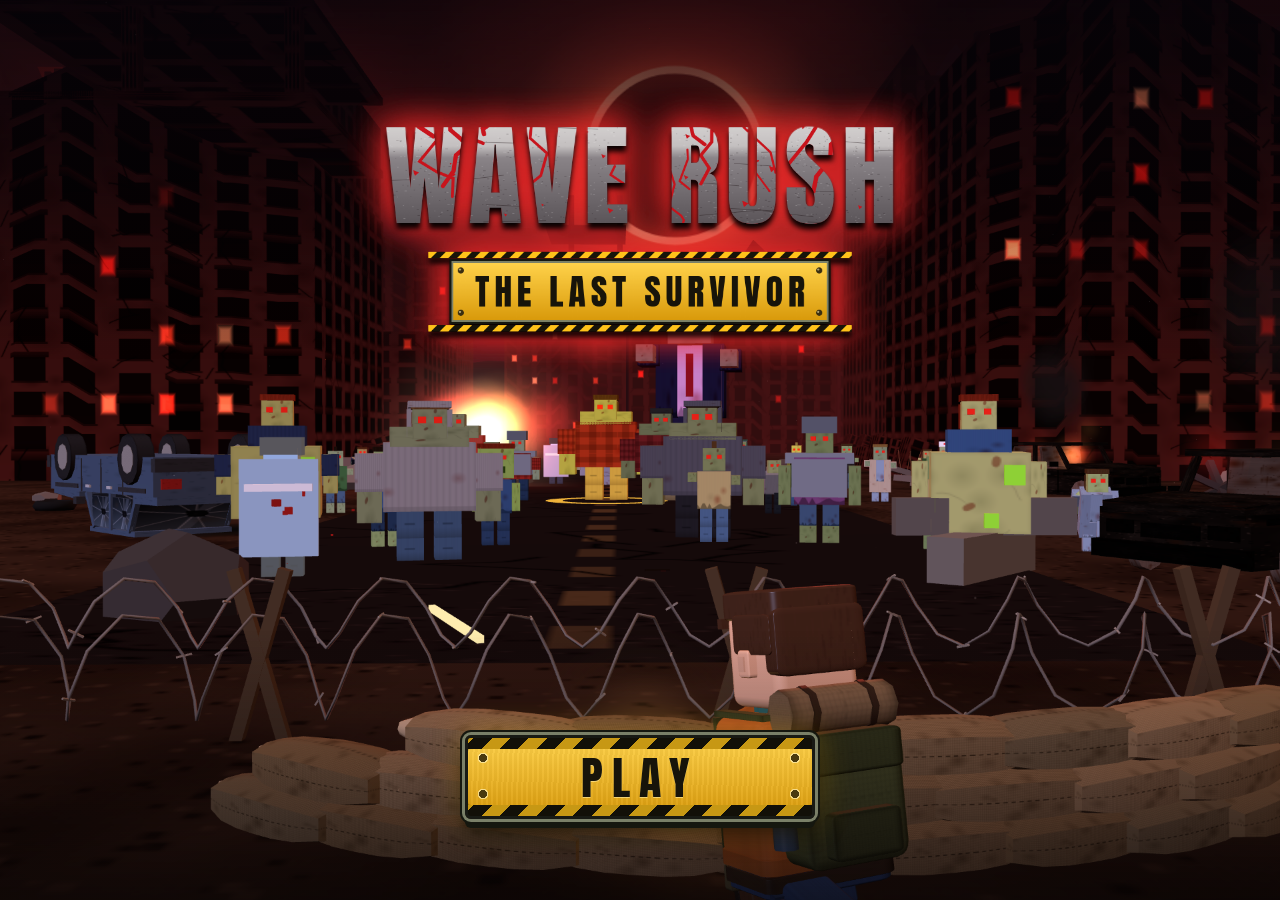
<file: index.html>
<!doctype html>
<html lang="en">
  <head>
    <meta charset="UTF-8" />
    <meta name="viewport" content="width=device-width, initial-scale=1, maximum-scale=1, user-scalable=no, viewport-fit=cover" />
    <meta name="theme-color" content="#141c12" />
    <meta name="apple-mobile-web-app-capable" content="yes" />
    <meta name="mobile-web-app-capable" content="yes" />
    <title>Wave Rush: The Last Survivor</title>
    <script type="module" crossorigin src="./assets/index-C7KATF94.js"></script>
    <link rel="stylesheet" crossorigin href="./assets/index-Cc3Jyz6l.css">
  </head>
  <body>
    <div id="app">
      <canvas id="game"></canvas>
      <div id="touch-layer"></div>
      <div id="joy-base"><div id="joy-knob"></div></div>
      <div id="numbers"></div>
      <div id="vignette"></div>

      <div id="hud" class="hidden">
        <div class="hud-top">
          <div id="xp-bar" class="bar"><div id="xp-fill" class="fill"></div><span id="xp-level">LV 1</span></div>
          <div class="hud-row">
            <div id="hp-bar" class="bar"><div id="hp-fill" class="fill"></div><span id="hp-text">100 / 100</span></div>
            <div class="pill" id="stage-label">STAGE 1</div>
            <div class="pill" id="remaining-label">🧟 100</div>
            <div class="pill" id="loot-label">🎁 0</div>
            <button id="pause-btn" aria-label="Pause">❚❚</button>
          </div>
          <div id="boss-bar" class="bar hidden"><div id="boss-fill" class="fill"></div><span>BOSS</span></div>
        </div>
        <div id="banner" class="hidden"><div id="banner-title">STAGE 1</div><div id="banner-sub"></div></div>
        <div id="loot-toast" class="hidden"></div>
      </div>

      <!-- ============================== title (shown once when the game opens, before home) -->
      <div id="screen-title" class="title-screen hidden">
        <h1 class="logo title-logo">WAVE RUSH <span>THE LAST SURVIVOR</span></h1>
        <button class="btn primary title-play" id="btn-title-play">PLAY</button>
      </div>

      <!-- ============================== home -->
      <div id="screen-home" class="screen menu-screen hidden">
        <div class="menu-wrap home-wrap">
          <div class="home-top">
            <div class="currency-bar">
              <div class="pill big-pill cur-pill" title="Coins: spend them on talents">🪙 <b class="coin-val">0</b></div>
              <div class="pill big-pill cur-pill" title="Scrap: upgrade and merge items">🔩 <b class="scrap-val">0</b></div>
              <div class="pill big-pill cur-pill diamond-pill" title="Diamonds: buy chests in the Shop">💎 <b class="diamond-val">0</b></div>
            </div>
            <button id="btn-settings-home" class="icon-btn" aria-label="Settings">⚙️</button>
          </div>
          <div class="logo mini home-logo">WAVE RUSH <span>THE LAST SURVIVOR</span></div>
          <div class="home-main">
            <div class="char-view" id="home-char"></div>
          </div>
          <div class="home-bottom">
            <div id="house-list" class="house-list" aria-label="Choose a house"></div>
            <button class="btn primary play-btn" id="btn-play">PLAY</button>
          </div>
        </div>
      </div>

      <!-- ============================== character -->
      <div id="screen-character" class="screen menu-screen hidden">
        <div class="menu-wrap">
          <div class="menu-head">
            <button class="icon-btn" data-to="equipment" aria-label="Back to equipment">←</button>
            <h2>CHARACTER</h2>
            <span class="head-spacer"></span>
          </div>
          <div class="char-view tall" id="character-char"></div>
          <div class="panel opts" id="char-opts"></div>
          <button class="btn primary" data-to="equipment">DONE</button>
        </div>
      </div>

      <!-- ============================== equipment -->
      <div id="screen-equipment" class="screen menu-screen hidden">
        <div class="menu-wrap">
          <div class="menu-head">
            <button class="icon-btn" data-to="character" aria-label="Character look">🎨</button>
            <h2>EQUIPMENT</h2>
            <div class="pill big-pill" title="Scrap">🔩 <b class="scrap-val">0</b></div>
          </div>
          <div class="equip-top">
            <div class="slot-col" id="slots-left"></div>
            <div class="char-view" id="equipment-char"></div>
            <div class="slot-col" id="slots-right"></div>
          </div>
          <div class="stat-bar" id="equip-stats"></div>
          <div class="inv-head">
            <span>Inventory · <b id="inv-count">0</b></span>
            <button class="btn small merge-btn" id="btn-merge">🔀 Merge<i class="dot hidden" id="dot-merge"></i></button>
            <div class="filter" id="inv-filter"></div>
          </div>
          <div class="inv-grid" id="inv-grid"></div>
        </div>
      </div>

      <!-- ============================== merge -->
      <div id="screen-merge" class="screen menu-screen solid hidden">
        <div class="menu-wrap">
          <div class="menu-head">
            <button class="icon-btn" id="btn-merge-back" aria-label="Back to equipment">←</button>
            <h2>MERGE</h2>
            <div class="pill big-pill" title="Scrap">🔩 <b class="scrap-val">0</b></div>
          </div>
          <div class="merge-panel">
            <div class="merge-row">
              <div class="merge-slots" id="merge-slots"></div>
              <span class="merge-arrow">➜</span>
              <div class="merge-result" id="merge-result"></div>
            </div>
            <div class="merge-info" id="merge-info"></div>
            <div class="merge-actions">
              <button class="btn" id="btn-merge-auto">AUTO-FILL</button>
              <button class="btn primary merge-go" id="btn-merge-go" disabled>MERGE</button>
            </div>
          </div>
          <div class="inv-head"><span>Tap an item to place it · tap a slot to take it out</span></div>
          <div class="inv-grid" id="merge-grid"></div>
        </div>
      </div>

      <!-- ============================== talents -->
      <div id="screen-talents" class="screen menu-screen solid hidden">
        <div class="menu-wrap">
          <div class="menu-head">
            <span class="head-spacer"></span>
            <h2>TALENTS</h2>
            <div class="pill big-pill" title="Coins">🪙 <b class="coin-val">0</b></div>
          </div>
          <p class="note talents-note">Permanent upgrades for every run. Earn coins by killing zombies, clearing stages and beating bosses.</p>
          <div class="branch-tabs" id="talent-tabs" role="tablist"></div>
          <div class="talent-list" id="talent-list"></div>
          <button class="btn small ghost reset-btn" id="btn-reset-talents">Reset talents</button>
        </div>
      </div>

      <!-- ============================== missions -->
      <div id="screen-missions" class="screen menu-screen solid hidden">
        <div class="menu-wrap">
          <div class="menu-head">
            <span class="head-spacer"></span>
            <h2>MISSIONS</h2>
            <div class="pill big-pill diamond-pill" title="Diamonds">💎 <b class="diamond-val">0</b></div>
          </div>
          <div class="mission-head"><span>Daily</span><em id="missions-daily-reset"></em></div>
          <div class="mission-list" id="missions-daily"></div>
          <div class="mission-head"><span>Weekly</span><em id="missions-weekly-reset"></em></div>
          <div class="mission-list" id="missions-weekly"></div>
          <p class="note">Missions count only real runs. Daily missions reset at midnight, weekly missions on Sunday at midnight.</p>
        </div>
      </div>

      <!-- ============================== shop -->
      <div id="screen-shop" class="screen menu-screen solid hidden">
        <div class="menu-wrap">
          <div class="menu-head">
            <span class="head-spacer"></span>
            <h2>SHOP</h2>
            <div class="pill big-pill diamond-pill" title="Diamonds">💎 <b class="diamond-val">0</b></div>
          </div>
          <div class="shop-shelves" id="shop-list"></div>
          <p class="note" id="shop-note"></p>
        </div>
      </div>

      <!-- ============================== achievements (ui/AchievementsView.ts), from the 🏆 button on the home screen -->
      <div id="screen-achievements" class="screen menu-screen solid hidden">
        <div class="menu-wrap">
          <div class="menu-head">
            <button class="icon-btn" data-to="home" aria-label="Back to home">←</button>
            <h2>ACHIEVEMENTS</h2>
            <div class="pill big-pill diamond-pill" title="Diamonds">💎 <b class="diamond-val">0</b></div>
          </div>
          <div class="ach-summary" id="ach-summary"></div>
          <div id="ach-titles"></div>
          <div id="ach-list"></div>
        </div>
      </div>

      <!-- ============================== bottom tab bar of the main menus (ui/Menus.ts) -->
      <nav id="tabbar" class="tabbar hidden" aria-label="Menus">
        <button class="tab" data-tab="shop"><span>🛒</span>Shop</button>
        <button class="tab" data-tab="equipment"><span>🎒</span>Equipment<i class="dot hidden" id="dot-equipment"></i></button>
        <button class="tab tab-home" data-tab="home"><span>🏠</span>Home</button>
        <button class="tab" data-tab="talents"><span>⭐</span>Talents<i class="dot hidden" id="dot-talents"></i></button>
        <button class="tab" data-tab="missions"><span>📋</span>Missions<i class="dot hidden" id="dot-missions"></i></button>
      </nav>

      <div id="item-modal" class="modal hidden"><div class="modal-card" id="item-card"></div></div>

      <!-- ============================== in-run screens -->
      <div id="screen-pause" class="screen hidden">
        <div class="panel">
          <h2>PAUSED</h2>
          <button class="btn primary" id="btn-resume">RESUME</button>
          <button class="btn" id="btn-restart">RESTART HOUSE</button>
          <div class="btn-row">
            <button class="btn small" id="btn-mute-pause">🔊 Sound on</button>
            <button class="btn small" id="btn-settings-pause">⚙️ Settings</button>
          </div>
          <button class="btn small ghost" id="btn-quit">QUIT TO HOME · keep loot</button>
        </div>
      </div>

      <div id="screen-settings" class="screen hidden">
        <div class="panel settings-panel">
          <h2>SETTINGS</h2>
          <div class="set-group">
            <div class="opt-label">Graphics</div>
            <div class="seg" role="radiogroup" aria-label="Graphics quality">
              <button class="chip" data-quality="auto">Auto</button>
              <button class="chip" data-quality="low">Low</button>
              <button class="chip" data-quality="medium">Medium</button>
              <button class="chip" data-quality="high">High</button>
              <button class="chip" data-quality="ultra">Ultra</button>
            </div>
            <p class="set-help" id="set-quality-help"></p>
          </div>
          <button class="switch" id="set-title" role="switch"><span>🏷️ Show title in runs</span><span class="switch-state">ON</span></button>
          <button class="switch" id="set-sound" role="switch"><span>🔊 Sound</span><span class="switch-state">ON</span></button>
          <button class="switch" id="set-music" role="switch"><span>🎵 Music</span><span class="switch-state">ON</span></button>
          <div class="seg set-music-vol" id="set-music-vol" role="radiogroup" aria-label="Music volume"></div>
          <button class="switch" id="set-fps" role="switch"><span>📈 Show FPS counter</span><span class="switch-state">OFF</span></button>
          <button class="switch" id="set-skin-armor" role="switch"><span>👕 Show skin over armor</span><span class="switch-state">ON</span></button>
          <button class="switch" id="set-vibration" role="switch"><span>📳 Vibration</span><span class="switch-state">ON</span></button>
          <button class="btn primary" id="btn-settings-close">DONE</button>
        </div>
      </div>

      <div id="screen-levelup" class="screen hidden">
        <div class="levelup-wrap">
          <h2 class="glow">LEVEL UP!</h2>
          <p class="sub" id="levelup-sub">Choose an upgrade</p>
          <div id="cards"></div>
        </div>
      </div>

      <div id="screen-summary" class="screen hidden">
        <div class="panel">
          <h2 class="glow" id="summary-title">STAGE 1 CLEARED</h2>
          <div class="stats" id="summary-stats"></div>
          <div class="loot-box" id="summary-loot"></div>
          <button class="btn primary" id="btn-next">NEXT STAGE →</button>
        </div>
      </div>

      <div id="screen-gameover" class="screen hidden">
        <div class="panel">
          <h2 class="danger">YOU DIED</h2>
          <div class="stats" id="gameover-stats"></div>
          <div class="loot-box" id="gameover-loot"></div>
          <p class="note">Your coins and any boss chests are kept.</p>
          <button class="btn primary" id="btn-home">HOME</button>
          <button class="btn small ghost" id="btn-retry">TRY AGAIN</button>
        </div>
      </div>

      <div id="screen-complete" class="screen hidden">
        <div class="panel">
          <h2 class="gold-title">HOUSE COMPLETE!</h2>
          <p class="sub-title" id="complete-house"></p>
          <div class="stats" id="complete-stats"></div>

          <div class="unlock hidden" id="complete-unlock"></div>
          <div class="loot-box" id="complete-loot"></div>
          <button class="btn primary" id="btn-complete-home">HOME</button>
        </div>
      </div>

      <div id="fps" class="hidden"></div>

      <div id="rotate" aria-live="polite">
        <div class="rotate-icon">📱</div>
        <div class="rotate-title">Turn your phone upright</div>
        <div class="rotate-sub">Wave Rush is played in portrait mode.</div>
      </div>
    </div>
  </body>
</html>
</file>
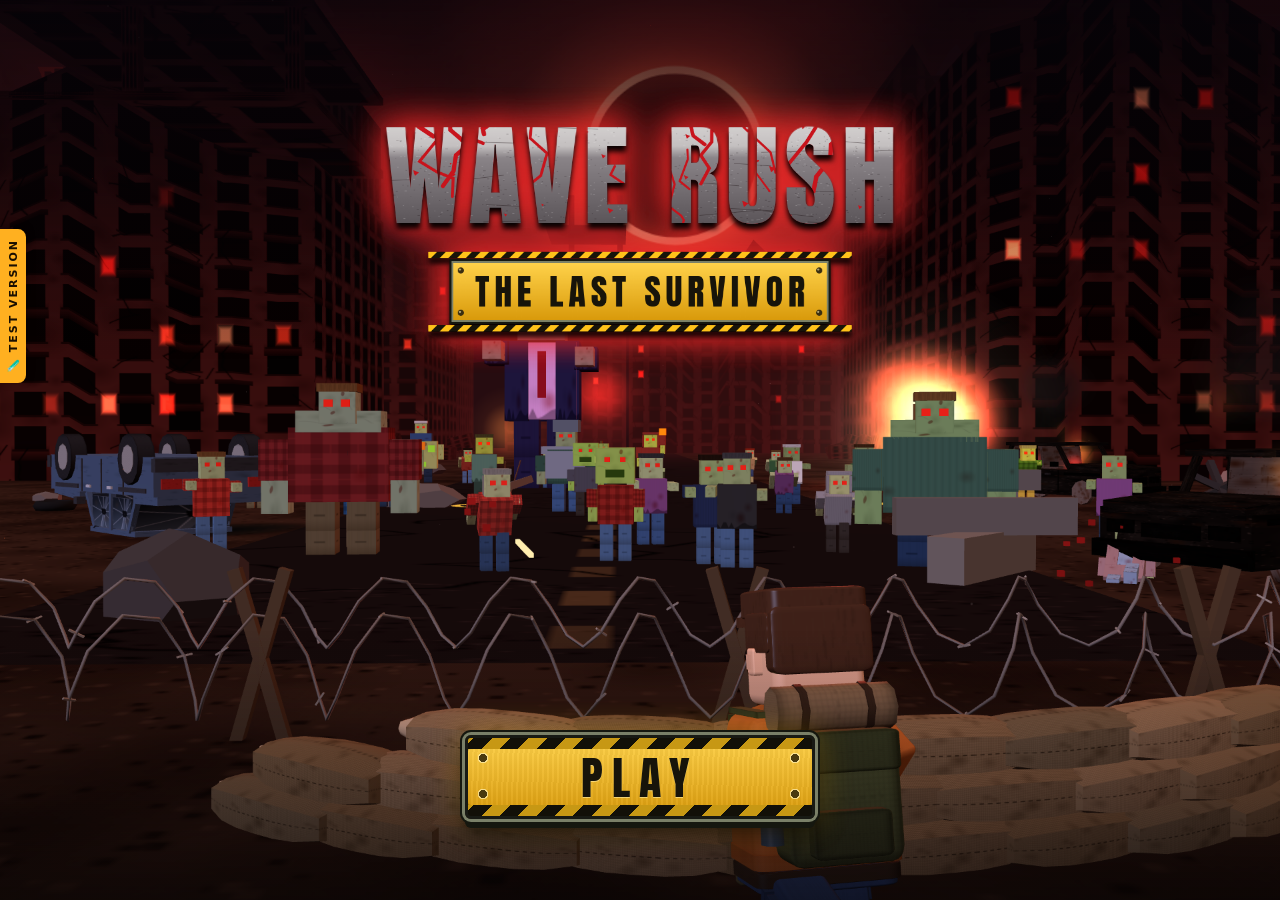
<file: preview/index.html>
<!doctype html>
<html lang="en">
  <head>
    <meta charset="UTF-8" />
    <meta name="viewport" content="width=device-width, initial-scale=1, maximum-scale=1, user-scalable=no, viewport-fit=cover" />
    <meta name="theme-color" content="#141c12" />
    <meta name="apple-mobile-web-app-capable" content="yes" />
    <meta name="mobile-web-app-capable" content="yes" />
    <title>Wave Rush: The Last Survivor</title>
    <script type="module" crossorigin src="./assets/index-BuB0g_Iv.js"></script>
    <link rel="stylesheet" crossorigin href="./assets/index-Cc3Jyz6l.css">
  </head>
  <body>
    <div id="app">
      <canvas id="game"></canvas>
      <div id="touch-layer"></div>
      <div id="joy-base"><div id="joy-knob"></div></div>
      <div id="numbers"></div>
      <div id="vignette"></div>

      <div id="hud" class="hidden">
        <div class="hud-top">
          <div id="xp-bar" class="bar"><div id="xp-fill" class="fill"></div><span id="xp-level">LV 1</span></div>
          <div class="hud-row">
            <div id="hp-bar" class="bar"><div id="hp-fill" class="fill"></div><span id="hp-text">100 / 100</span></div>
            <div class="pill" id="stage-label">STAGE 1</div>
            <div class="pill" id="remaining-label">🧟 100</div>
            <div class="pill" id="loot-label">🎁 0</div>
            <button id="pause-btn" aria-label="Pause">❚❚</button>
          </div>
          <div id="boss-bar" class="bar hidden"><div id="boss-fill" class="fill"></div><span>BOSS</span></div>
        </div>
        <div id="banner" class="hidden"><div id="banner-title">STAGE 1</div><div id="banner-sub"></div></div>
        <div id="loot-toast" class="hidden"></div>
      </div>

      <!-- ============================== title (shown once when the game opens, before home) -->
      <div id="screen-title" class="title-screen hidden">
        <h1 class="logo title-logo">WAVE RUSH <span>THE LAST SURVIVOR</span></h1>
        <button class="btn primary title-play" id="btn-title-play">PLAY</button>
      </div>

      <!-- ============================== home -->
      <div id="screen-home" class="screen menu-screen hidden">
        <div class="menu-wrap home-wrap">
          <div class="home-top">
            <div class="currency-bar">
              <div class="pill big-pill cur-pill" title="Coins: spend them on talents">🪙 <b class="coin-val">0</b></div>
              <div class="pill big-pill cur-pill" title="Scrap: upgrade and merge items">🔩 <b class="scrap-val">0</b></div>
              <div class="pill big-pill cur-pill diamond-pill" title="Diamonds: buy chests in the Shop">💎 <b class="diamond-val">0</b></div>
            </div>
            <button id="btn-settings-home" class="icon-btn" aria-label="Settings">⚙️</button>
          </div>
          <div class="logo mini home-logo">WAVE RUSH <span>THE LAST SURVIVOR</span></div>
          <div class="home-main">
            <div class="char-view" id="home-char"></div>
          </div>
          <div class="home-bottom">
            <div id="house-list" class="house-list" aria-label="Choose a house"></div>
            <button class="btn primary play-btn" id="btn-play">PLAY</button>
          </div>
        </div>
      </div>

      <!-- ============================== character -->
      <div id="screen-character" class="screen menu-screen hidden">
        <div class="menu-wrap">
          <div class="menu-head">
            <button class="icon-btn" data-to="equipment" aria-label="Back to equipment">←</button>
            <h2>CHARACTER</h2>
            <span class="head-spacer"></span>
          </div>
          <div class="char-view tall" id="character-char"></div>
          <div class="panel opts" id="char-opts"></div>
          <button class="btn primary" data-to="equipment">DONE</button>
        </div>
      </div>

      <!-- ============================== equipment -->
      <div id="screen-equipment" class="screen menu-screen hidden">
        <div class="menu-wrap">
          <div class="menu-head">
            <button class="icon-btn" data-to="character" aria-label="Character look">🎨</button>
            <h2>EQUIPMENT</h2>
            <div class="pill big-pill" title="Scrap">🔩 <b class="scrap-val">0</b></div>
          </div>
          <div class="equip-top">
            <div class="slot-col" id="slots-left"></div>
            <div class="char-view" id="equipment-char"></div>
            <div class="slot-col" id="slots-right"></div>
          </div>
          <div class="stat-bar" id="equip-stats"></div>
          <div class="inv-head">
            <span>Inventory · <b id="inv-count">0</b></span>
            <button class="btn small merge-btn" id="btn-merge">🔀 Merge<i class="dot hidden" id="dot-merge"></i></button>
            <div class="filter" id="inv-filter"></div>
          </div>
          <div class="inv-grid" id="inv-grid"></div>
        </div>
      </div>

      <!-- ============================== merge -->
      <div id="screen-merge" class="screen menu-screen solid hidden">
        <div class="menu-wrap">
          <div class="menu-head">
            <button class="icon-btn" id="btn-merge-back" aria-label="Back to equipment">←</button>
            <h2>MERGE</h2>
            <div class="pill big-pill" title="Scrap">🔩 <b class="scrap-val">0</b></div>
          </div>
          <div class="merge-panel">
            <div class="merge-row">
              <div class="merge-slots" id="merge-slots"></div>
              <span class="merge-arrow">➜</span>
              <div class="merge-result" id="merge-result"></div>
            </div>
            <div class="merge-info" id="merge-info"></div>
            <div class="merge-actions">
              <button class="btn" id="btn-merge-auto">AUTO-FILL</button>
              <button class="btn primary merge-go" id="btn-merge-go" disabled>MERGE</button>
            </div>
          </div>
          <div class="inv-head"><span>Tap an item to place it · tap a slot to take it out</span></div>
          <div class="inv-grid" id="merge-grid"></div>
        </div>
      </div>

      <!-- ============================== talents -->
      <div id="screen-talents" class="screen menu-screen solid hidden">
        <div class="menu-wrap">
          <div class="menu-head">
            <span class="head-spacer"></span>
            <h2>TALENTS</h2>
            <div class="pill big-pill" title="Coins">🪙 <b class="coin-val">0</b></div>
          </div>
          <p class="note talents-note">Permanent upgrades for every run. Earn coins by killing zombies, clearing stages and beating bosses.</p>
          <div class="branch-tabs" id="talent-tabs" role="tablist"></div>
          <div class="talent-list" id="talent-list"></div>
          <button class="btn small ghost reset-btn" id="btn-reset-talents">Reset talents</button>
        </div>
      </div>

      <!-- ============================== missions -->
      <div id="screen-missions" class="screen menu-screen solid hidden">
        <div class="menu-wrap">
          <div class="menu-head">
            <span class="head-spacer"></span>
            <h2>MISSIONS</h2>
            <div class="pill big-pill diamond-pill" title="Diamonds">💎 <b class="diamond-val">0</b></div>
          </div>
          <div class="mission-head"><span>Daily</span><em id="missions-daily-reset"></em></div>
          <div class="mission-list" id="missions-daily"></div>
          <div class="mission-head"><span>Weekly</span><em id="missions-weekly-reset"></em></div>
          <div class="mission-list" id="missions-weekly"></div>
          <p class="note">Missions count only real runs. Daily missions reset at midnight, weekly missions on Sunday at midnight.</p>
        </div>
      </div>

      <!-- ============================== shop -->
      <div id="screen-shop" class="screen menu-screen solid hidden">
        <div class="menu-wrap">
          <div class="menu-head">
            <span class="head-spacer"></span>
            <h2>SHOP</h2>
            <div class="pill big-pill diamond-pill" title="Diamonds">💎 <b class="diamond-val">0</b></div>
          </div>
          <div class="shop-shelves" id="shop-list"></div>
          <p class="note" id="shop-note"></p>
        </div>
      </div>

      <!-- ============================== achievements (ui/AchievementsView.ts), from the 🏆 button on the home screen -->
      <div id="screen-achievements" class="screen menu-screen solid hidden">
        <div class="menu-wrap">
          <div class="menu-head">
            <button class="icon-btn" data-to="home" aria-label="Back to home">←</button>
            <h2>ACHIEVEMENTS</h2>
            <div class="pill big-pill diamond-pill" title="Diamonds">💎 <b class="diamond-val">0</b></div>
          </div>
          <div class="ach-summary" id="ach-summary"></div>
          <div id="ach-titles"></div>
          <div id="ach-list"></div>
        </div>
      </div>

      <!-- ============================== bottom tab bar of the main menus (ui/Menus.ts) -->
      <nav id="tabbar" class="tabbar hidden" aria-label="Menus">
        <button class="tab" data-tab="shop"><span>🛒</span>Shop</button>
        <button class="tab" data-tab="equipment"><span>🎒</span>Equipment<i class="dot hidden" id="dot-equipment"></i></button>
        <button class="tab tab-home" data-tab="home"><span>🏠</span>Home</button>
        <button class="tab" data-tab="talents"><span>⭐</span>Talents<i class="dot hidden" id="dot-talents"></i></button>
        <button class="tab" data-tab="missions"><span>📋</span>Missions<i class="dot hidden" id="dot-missions"></i></button>
      </nav>

      <div id="item-modal" class="modal hidden"><div class="modal-card" id="item-card"></div></div>

      <!-- ============================== in-run screens -->
      <div id="screen-pause" class="screen hidden">
        <div class="panel">
          <h2>PAUSED</h2>
          <button class="btn primary" id="btn-resume">RESUME</button>
          <button class="btn" id="btn-restart">RESTART HOUSE</button>
          <div class="btn-row">
            <button class="btn small" id="btn-mute-pause">🔊 Sound on</button>
            <button class="btn small" id="btn-settings-pause">⚙️ Settings</button>
          </div>
          <button class="btn small ghost" id="btn-quit">QUIT TO HOME · keep loot</button>
        </div>
      </div>

      <div id="screen-settings" class="screen hidden">
        <div class="panel settings-panel">
          <h2>SETTINGS</h2>
          <div class="set-group">
            <div class="opt-label">Graphics</div>
            <div class="seg" role="radiogroup" aria-label="Graphics quality">
              <button class="chip" data-quality="auto">Auto</button>
              <button class="chip" data-quality="low">Low</button>
              <button class="chip" data-quality="medium">Medium</button>
              <button class="chip" data-quality="high">High</button>
              <button class="chip" data-quality="ultra">Ultra</button>
            </div>
            <p class="set-help" id="set-quality-help"></p>
          </div>
          <button class="switch" id="set-title" role="switch"><span>🏷️ Show title in runs</span><span class="switch-state">ON</span></button>
          <button class="switch" id="set-sound" role="switch"><span>🔊 Sound</span><span class="switch-state">ON</span></button>
          <button class="switch" id="set-music" role="switch"><span>🎵 Music</span><span class="switch-state">ON</span></button>
          <div class="seg set-music-vol" id="set-music-vol" role="radiogroup" aria-label="Music volume"></div>
          <button class="switch" id="set-fps" role="switch"><span>📈 Show FPS counter</span><span class="switch-state">OFF</span></button>
          <button class="switch" id="set-skin-armor" role="switch"><span>👕 Show skin over armor</span><span class="switch-state">ON</span></button>
          <button class="switch" id="set-vibration" role="switch"><span>📳 Vibration</span><span class="switch-state">ON</span></button>
          <button class="btn primary" id="btn-settings-close">DONE</button>
        </div>
      </div>

      <div id="screen-levelup" class="screen hidden">
        <div class="levelup-wrap">
          <h2 class="glow">LEVEL UP!</h2>
          <p class="sub" id="levelup-sub">Choose an upgrade</p>
          <div id="cards"></div>
        </div>
      </div>

      <div id="screen-summary" class="screen hidden">
        <div class="panel">
          <h2 class="glow" id="summary-title">STAGE 1 CLEARED</h2>
          <div class="stats" id="summary-stats"></div>
          <div class="loot-box" id="summary-loot"></div>
          <button class="btn primary" id="btn-next">NEXT STAGE →</button>
        </div>
      </div>

      <div id="screen-gameover" class="screen hidden">
        <div class="panel">
          <h2 class="danger">YOU DIED</h2>
          <div class="stats" id="gameover-stats"></div>
          <div class="loot-box" id="gameover-loot"></div>
          <p class="note">Your coins and any boss chests are kept.</p>
          <button class="btn primary" id="btn-home">HOME</button>
          <button class="btn small ghost" id="btn-retry">TRY AGAIN</button>
        </div>
      </div>

      <div id="screen-complete" class="screen hidden">
        <div class="panel">
          <h2 class="gold-title">HOUSE COMPLETE!</h2>
          <p class="sub-title" id="complete-house"></p>
          <div class="stats" id="complete-stats"></div>

          <div class="unlock hidden" id="complete-unlock"></div>
          <div class="loot-box" id="complete-loot"></div>
          <button class="btn primary" id="btn-complete-home">HOME</button>
        </div>
      </div>

      <div id="fps" class="hidden"></div>

      <div id="rotate" aria-live="polite">
        <div class="rotate-icon">📱</div>
        <div class="rotate-title">Turn your phone upright</div>
        <div class="rotate-sub">Wave Rush is played in portrait mode.</div>
      </div>
    </div>
  </body>
</html>
</file>
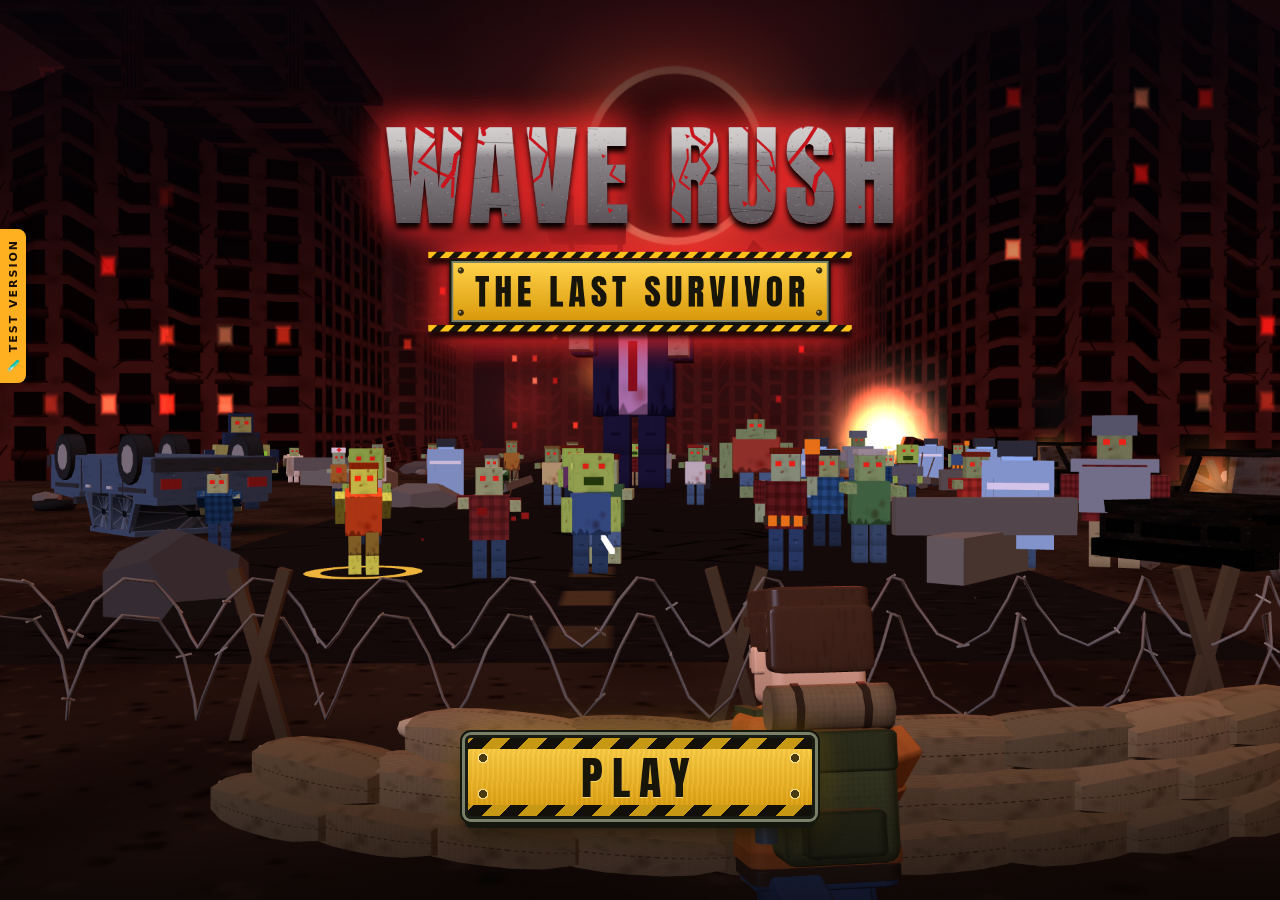
<file: preview/pr-101/index.html>
<!doctype html>
<html lang="en">
  <head>
    <meta charset="UTF-8" />
    <meta name="viewport" content="width=device-width, initial-scale=1, maximum-scale=1, user-scalable=no, viewport-fit=cover" />
    <meta name="theme-color" content="#141c12" />
    <meta name="apple-mobile-web-app-capable" content="yes" />
    <meta name="mobile-web-app-capable" content="yes" />
    <title>Wave Rush: The Last Survivor</title>
    <script type="module" crossorigin src="./assets/index-HQjOH7yN.js"></script>
    <link rel="stylesheet" crossorigin href="./assets/index-DdFRRuSR.css">
  </head>
  <body>
    <div id="app">
      <canvas id="game"></canvas>
      <div id="touch-layer"></div>
      <div id="joy-base"><div id="joy-knob"></div></div>
      <div id="numbers"></div>
      <div id="vignette"></div>

      <div id="hud" class="hidden">
        <div class="hud-top">
          <div id="xp-bar" class="bar"><div id="xp-fill" class="fill"></div><span id="xp-level">LV 1</span></div>
          <div class="hud-row">
            <div id="hp-bar" class="bar"><div id="hp-fill" class="fill"></div><span id="hp-text">100 / 100</span></div>
            <div class="pill" id="stage-label">STAGE 1</div>
            <div class="pill" id="remaining-label">🧟 100</div>
            <div class="pill" id="loot-label">🎁 0</div>
            <button id="pause-btn" aria-label="Pause">❚❚</button>
          </div>
          <div id="boss-bar" class="bar hidden"><div id="boss-fill" class="fill"></div><span>BOSS</span></div>
        </div>
        <div id="banner" class="hidden"><div id="banner-title">STAGE 1</div><div id="banner-sub"></div></div>
        <div id="loot-toast" class="hidden"></div>
      </div>

      <!-- ============================== title (shown once when the game opens, before home) -->
      <div id="screen-title" class="title-screen hidden">
        <h1 class="logo title-logo">WAVE RUSH <span>THE LAST SURVIVOR</span></h1>
        <button class="btn primary title-play" id="btn-title-play">PLAY</button>
      </div>

      <!-- ============================== home -->
      <div id="screen-home" class="screen menu-screen hidden">
        <div class="menu-wrap home-wrap">
          <div class="home-top">
            <div class="currency-bar">
              <div class="pill big-pill cur-pill" title="Coins: spend them on talents">🪙 <b class="coin-val">0</b></div>
              <div class="pill big-pill cur-pill" title="Scrap: upgrade and merge items">🔩 <b class="scrap-val">0</b></div>
              <div class="pill big-pill cur-pill diamond-pill" title="Diamonds: buy chests in the Shop">💎 <b class="diamond-val">0</b></div>
            </div>
            <button id="btn-settings-home" class="icon-btn" aria-label="Settings">⚙️</button>
          </div>
          <div class="logo mini home-logo">WAVE RUSH <span>THE LAST SURVIVOR</span></div>
          <div class="home-main">
            <div class="char-view" id="home-char"></div>
          </div>
          <div class="home-bottom">
            <div id="house-list" class="house-list" aria-label="Choose a house"></div>
            <button class="btn primary play-btn" id="btn-play">PLAY</button>
          </div>
        </div>
      </div>

      <!-- ============================== character -->
      <div id="screen-character" class="screen menu-screen hidden">
        <div class="menu-wrap">
          <div class="menu-head">
            <button class="icon-btn" data-to="equipment" aria-label="Back to equipment">←</button>
            <h2>CHARACTER</h2>
            <span class="head-spacer"></span>
          </div>
          <div class="char-view tall" id="character-char"></div>
          <div class="panel opts" id="char-opts"></div>
          <button class="btn primary" data-to="equipment">DONE</button>
        </div>
      </div>

      <!-- ============================== equipment -->
      <div id="screen-equipment" class="screen menu-screen hidden">
        <div class="menu-wrap">
          <div class="menu-head">
            <button class="icon-btn" data-to="character" aria-label="Character look">🎨</button>
            <h2>EQUIPMENT</h2>
            <div class="pill big-pill" title="Scrap">🔩 <b class="scrap-val">0</b></div>
          </div>
          <div class="equip-top">
            <div class="slot-col" id="slots-left"></div>
            <div class="char-view" id="equipment-char"></div>
            <div class="slot-col" id="slots-right"></div>
          </div>
          <div class="stat-bar" id="equip-stats"></div>
          <div class="inv-head">
            <span>Inventory · <b id="inv-count">0</b></span>
            <button class="btn small merge-btn" id="btn-merge">🔀 Merge<i class="dot hidden" id="dot-merge"></i></button>
            <div class="filter" id="inv-filter"></div>
          </div>
          <div class="inv-grid" id="inv-grid"></div>
        </div>
      </div>

      <!-- ============================== merge -->
      <div id="screen-merge" class="screen menu-screen solid hidden">
        <div class="menu-wrap">
          <div class="menu-head">
            <button class="icon-btn" id="btn-merge-back" aria-label="Back to equipment">←</button>
            <h2>MERGE</h2>
            <div class="pill big-pill" title="Scrap">🔩 <b class="scrap-val">0</b></div>
          </div>
          <div class="merge-panel">
            <div class="merge-row">
              <div class="merge-slots" id="merge-slots"></div>
              <span class="merge-arrow">➜</span>
              <div class="merge-result" id="merge-result"></div>
            </div>
            <div class="merge-info" id="merge-info"></div>
            <div class="merge-actions">
              <button class="btn" id="btn-merge-auto">AUTO-FILL</button>
              <button class="btn primary merge-go" id="btn-merge-go" disabled>MERGE</button>
            </div>
          </div>
          <div class="inv-head"><span>Tap an item to place it · tap a slot to take it out</span></div>
          <div class="inv-grid" id="merge-grid"></div>
        </div>
      </div>

      <!-- ============================== talents -->
      <div id="screen-talents" class="screen menu-screen solid hidden">
        <div class="menu-wrap">
          <div class="menu-head">
            <span class="head-spacer"></span>
            <h2>TALENTS</h2>
            <div class="pill big-pill" title="Coins">🪙 <b class="coin-val">0</b></div>
          </div>
          <p class="note talents-note">Permanent upgrades for every run. Earn coins by killing zombies, clearing stages and beating bosses.</p>
          <div class="branch-tabs" id="talent-tabs" role="tablist"></div>
          <div class="talent-list" id="talent-list"></div>
          <button class="btn small ghost reset-btn" id="btn-reset-talents">Reset talents</button>
        </div>
      </div>

      <!-- ============================== missions -->
      <div id="screen-missions" class="screen menu-screen solid hidden">
        <div class="menu-wrap">
          <div class="menu-head">
            <span class="head-spacer"></span>
            <h2>MISSIONS</h2>
            <div class="pill big-pill diamond-pill" title="Diamonds">💎 <b class="diamond-val">0</b></div>
          </div>
          <div class="mission-head"><span>Daily</span><em id="missions-daily-reset"></em></div>
          <div class="mission-list" id="missions-daily"></div>
          <div class="mission-head"><span>Weekly</span><em id="missions-weekly-reset"></em></div>
          <div class="mission-list" id="missions-weekly"></div>
          <p class="note">Missions count only real runs. Daily missions reset at midnight, weekly missions on Sunday at midnight.</p>
        </div>
      </div>

      <!-- ============================== shop -->
      <div id="screen-shop" class="screen menu-screen solid hidden">
        <div class="menu-wrap">
          <div class="menu-head">
            <span class="head-spacer"></span>
            <h2>SHOP</h2>
            <div class="pill big-pill diamond-pill" title="Diamonds">💎 <b class="diamond-val">0</b></div>
          </div>
          <div class="shop-shelves" id="shop-list"></div>
          <p class="note" id="shop-note"></p>
        </div>
      </div>

      <!-- ============================== achievements (ui/AchievementsView.ts), from the 🏆 button on the home screen -->
      <div id="screen-achievements" class="screen menu-screen solid hidden">
        <div class="menu-wrap">
          <div class="menu-head">
            <button class="icon-btn" data-to="home" aria-label="Back to home">←</button>
            <h2>ACHIEVEMENTS</h2>
            <div class="pill big-pill diamond-pill" title="Diamonds">💎 <b class="diamond-val">0</b></div>
          </div>
          <div class="ach-summary" id="ach-summary"></div>
          <div id="ach-titles"></div>
          <div id="ach-list"></div>
        </div>
      </div>

      <!-- ============================== bottom tab bar of the main menus (ui/Menus.ts) -->
      <nav id="tabbar" class="tabbar hidden" aria-label="Menus">
        <button class="tab" data-tab="shop"><span>🛒</span>Shop</button>
        <button class="tab" data-tab="equipment"><span>🎒</span>Equipment<i class="dot hidden" id="dot-equipment"></i></button>
        <button class="tab tab-home" data-tab="home"><span>🏠</span>Home</button>
        <button class="tab" data-tab="talents"><span>⭐</span>Talents<i class="dot hidden" id="dot-talents"></i></button>
        <button class="tab" data-tab="missions"><span>📋</span>Missions<i class="dot hidden" id="dot-missions"></i></button>
      </nav>

      <div id="item-modal" class="modal hidden"><div class="modal-card" id="item-card"></div></div>

      <!-- ============================== in-run screens -->
      <div id="screen-pause" class="screen hidden">
        <div class="panel">
          <h2>PAUSED</h2>
          <button class="btn primary" id="btn-resume">RESUME</button>
          <button class="btn" id="btn-restart">RESTART HOUSE</button>
          <div class="btn-row">
            <button class="btn small" id="btn-mute-pause">🔊 Sound on</button>
            <button class="btn small" id="btn-settings-pause">⚙️ Settings</button>
          </div>
          <button class="btn small ghost" id="btn-quit">QUIT TO HOME · keep loot</button>
        </div>
      </div>

      <div id="screen-settings" class="screen hidden">
        <div class="panel settings-panel">
          <h2>SETTINGS</h2>
          <div class="set-group">
            <div class="opt-label">Graphics</div>
            <div class="seg" role="radiogroup" aria-label="Graphics quality">
              <button class="chip" data-quality="auto">Auto</button>
              <button class="chip" data-quality="low">Low</button>
              <button class="chip" data-quality="medium">Medium</button>
              <button class="chip" data-quality="high">High</button>
              <button class="chip" data-quality="ultra">Ultra</button>
            </div>
            <p class="set-help" id="set-quality-help"></p>
          </div>
          <button class="switch" id="set-title" role="switch"><span>🏷️ Show title in runs</span><span class="switch-state">ON</span></button>
          <button class="switch" id="set-sound" role="switch"><span>🔊 Sound</span><span class="switch-state">ON</span></button>
          <button class="switch" id="set-fps" role="switch"><span>📈 Show FPS counter</span><span class="switch-state">OFF</span></button>
          <button class="switch" id="set-skin-armor" role="switch"><span>👕 Show skin over armor</span><span class="switch-state">ON</span></button>
          <button class="switch" id="set-vibration" role="switch"><span>📳 Vibration</span><span class="switch-state">ON</span></button>
          <button class="btn primary" id="btn-settings-close">DONE</button>
        </div>
      </div>

      <div id="screen-levelup" class="screen hidden">
        <div class="levelup-wrap">
          <h2 class="glow">LEVEL UP!</h2>
          <p class="sub" id="levelup-sub">Choose an upgrade</p>
          <div id="cards"></div>
        </div>
      </div>

      <div id="screen-summary" class="screen hidden">
        <div class="panel">
          <h2 class="glow" id="summary-title">STAGE 1 CLEARED</h2>
          <div class="stats" id="summary-stats"></div>
          <div class="loot-box" id="summary-loot"></div>
          <button class="btn primary" id="btn-next">NEXT STAGE →</button>
        </div>
      </div>

      <div id="screen-gameover" class="screen hidden">
        <div class="panel">
          <h2 class="danger">YOU DIED</h2>
          <div class="stats" id="gameover-stats"></div>
          <div class="loot-box" id="gameover-loot"></div>
          <p class="note">Your coins and any boss chests are kept.</p>
          <button class="btn primary" id="btn-home">HOME</button>
          <button class="btn small ghost" id="btn-retry">TRY AGAIN</button>
        </div>
      </div>

      <div id="screen-complete" class="screen hidden">
        <div class="panel">
          <h2 class="gold-title">HOUSE COMPLETE!</h2>
          <p class="sub-title" id="complete-house"></p>
          <div class="stats" id="complete-stats"></div>

          <div class="unlock hidden" id="complete-unlock"></div>
          <div class="loot-box" id="complete-loot"></div>
          <button class="btn primary" id="btn-complete-home">HOME</button>
        </div>
      </div>

      <div id="fps" class="hidden"></div>

      <div id="rotate" aria-live="polite">
        <div class="rotate-icon">📱</div>
        <div class="rotate-title">Turn your phone upright</div>
        <div class="rotate-sub">Wave Rush is played in portrait mode.</div>
      </div>
    </div>
  </body>
</html>
</file>
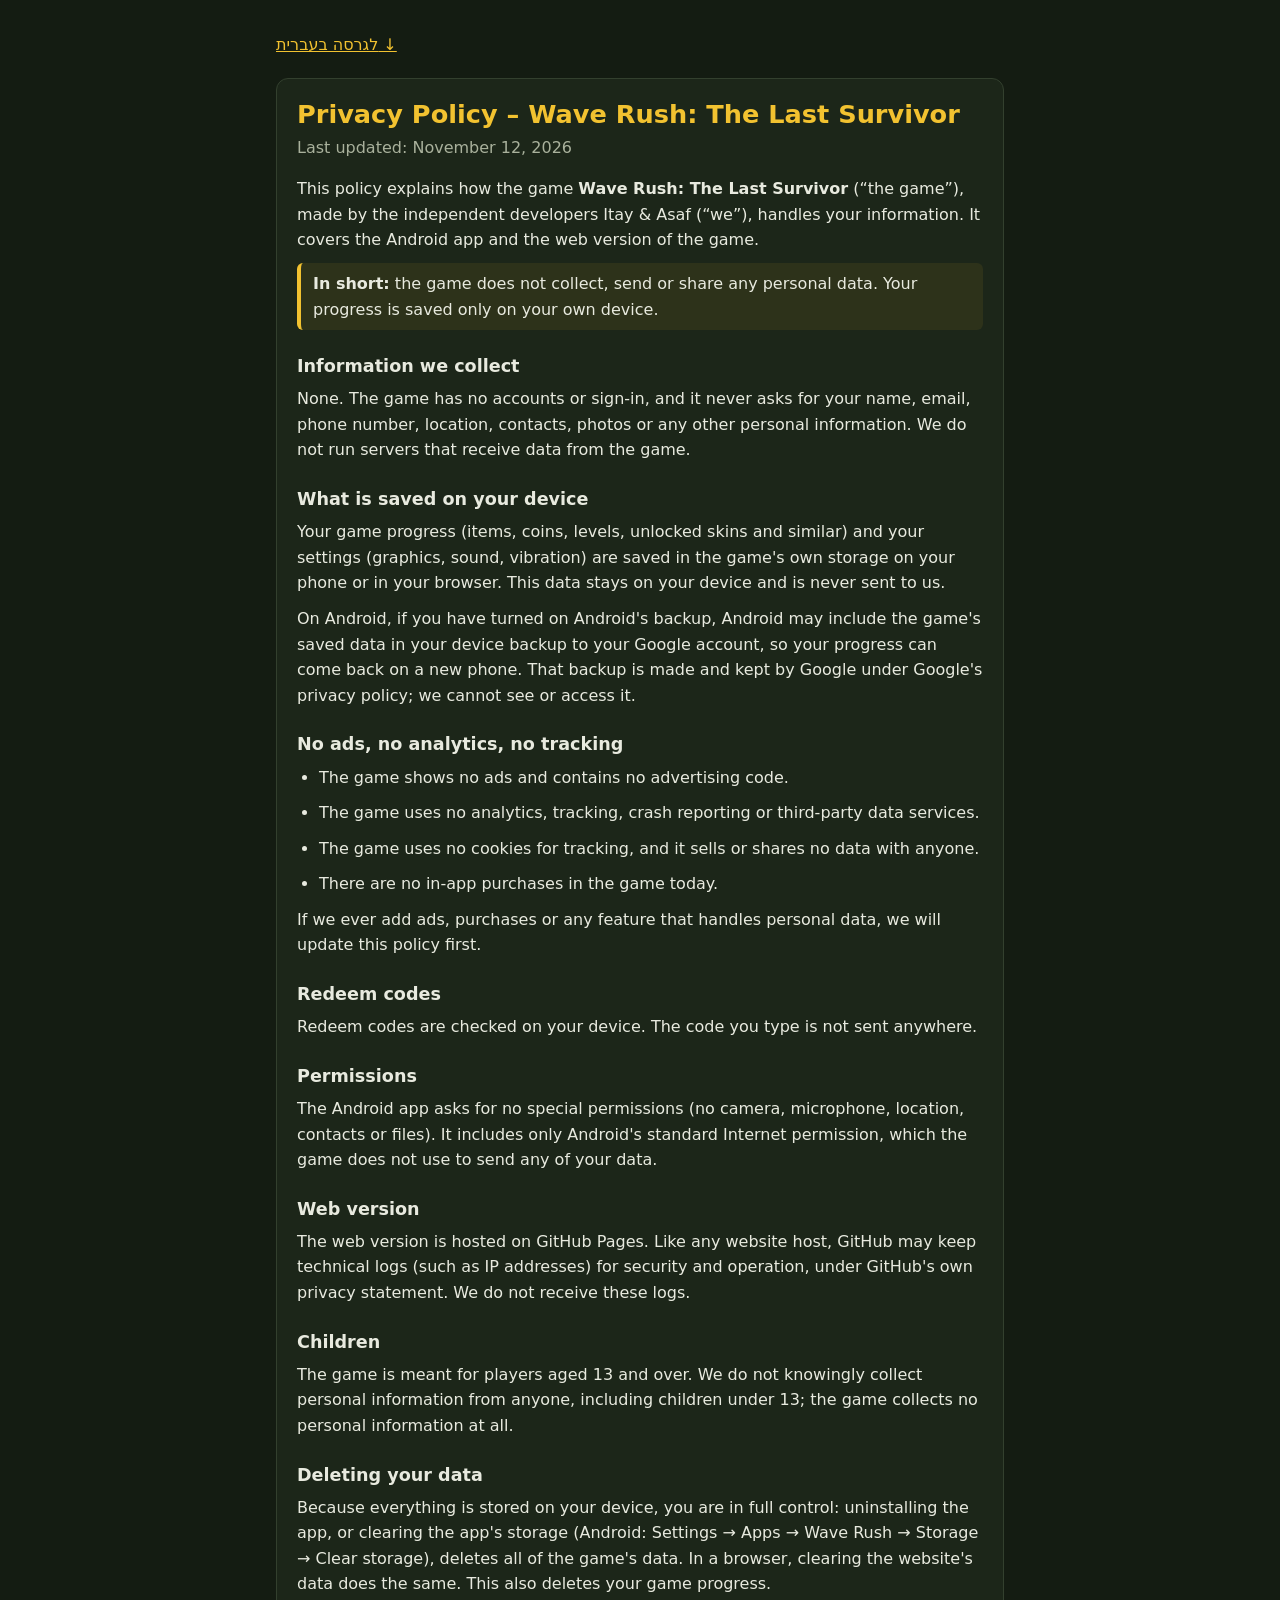
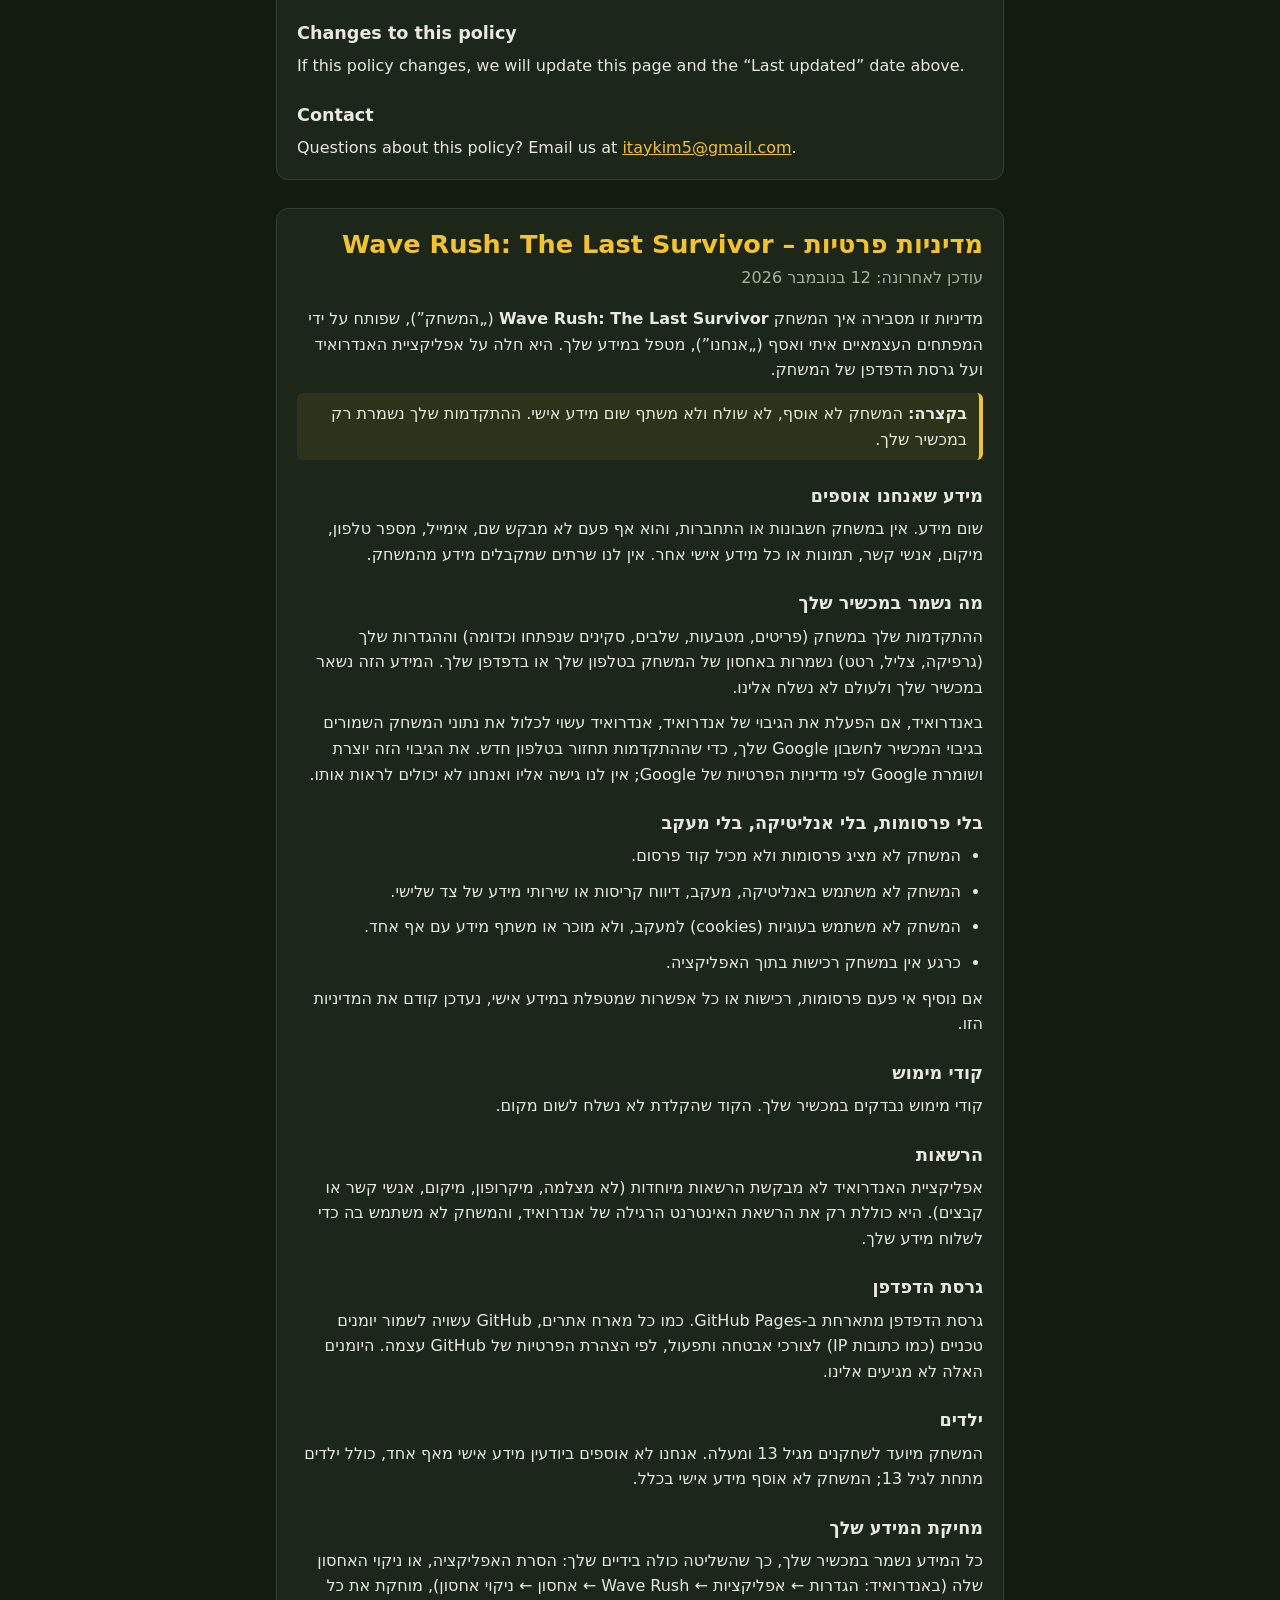
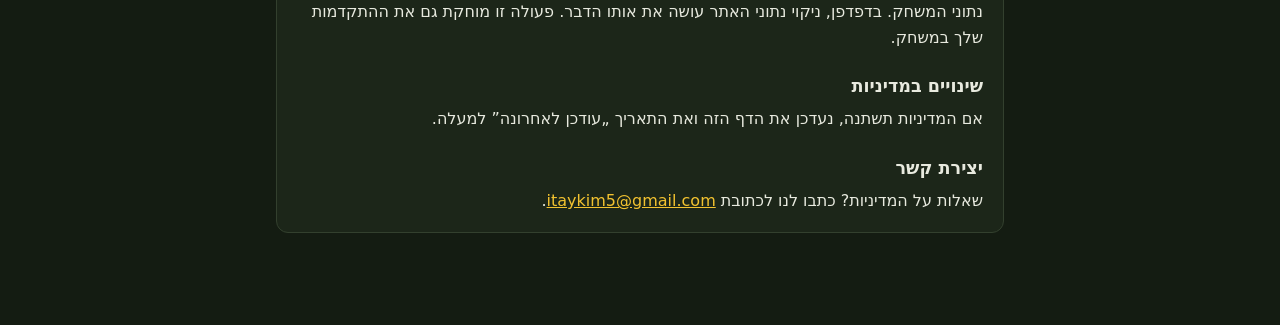
<file: privacy.html>
<!doctype html>
<html lang="en">
<head>
<meta charset="utf-8">
<meta name="viewport" content="width=device-width, initial-scale=1">
<title>Privacy Policy – Wave Rush: The Last Survivor</title>
<meta name="description" content="Privacy policy of the game Wave Rush: The Last Survivor. The game collects no personal data.">
<style>
  :root { color-scheme: dark; --bg: #141c12; --panel: #1c2619; --text: #e8eadf; --muted: #a9b19c; --accent: #f2c230; --line: #33402e; }
  * { box-sizing: border-box; }
  body { margin: 0; background: var(--bg); color: var(--text); font: 16px/1.6 system-ui, -apple-system, "Segoe UI", Roboto, Arial, sans-serif; }
  main { max-width: 760px; margin: 0 auto; padding: 32px 16px 64px; }
  section { background: var(--panel); border: 1px solid var(--line); border-radius: 12px; padding: 20px 20px 8px; margin-bottom: 28px; }
  h1 { font-size: 1.6rem; line-height: 1.25; margin: 0 0 4px; color: var(--accent); }
  h2 { font-size: 1.1rem; margin: 22px 0 6px; }
  p, li { margin: 0 0 10px; }
  ul { padding-inline-start: 22px; margin: 0 0 10px; }
  .date { color: var(--muted); margin-bottom: 16px; }
  .summary { border-inline-start: 4px solid var(--accent); padding: 8px 12px; background: rgba(242, 194, 48, 0.08); border-radius: 6px; }
  a { color: var(--accent); }
  nav { margin-bottom: 20px; }
  [dir="rtl"] { font-family: system-ui, "Segoe UI", Arial, "Noto Sans Hebrew", sans-serif; }
</style>
</head>
<body>
<main>
<nav><a href="#he" lang="he">לגרסה בעברית ↓</a></nav>

<section id="en" lang="en" dir="ltr">
  <h1>Privacy Policy – Wave Rush: The Last Survivor</h1>
  <p class="date">Last updated: November 12, 2026</p>

  <p>This policy explains how the game <strong>Wave Rush: The Last Survivor</strong> (“the game”), made by the independent
  developers Itay &amp; Asaf (“we”), handles your information. It covers the Android app and the web version of the game.</p>

  <p class="summary"><strong>In short:</strong> the game does not collect, send or share any personal data. Your progress
  is saved only on your own device.</p>

  <h2>Information we collect</h2>
  <p>None. The game has no accounts or sign-in, and it never asks for your name, email, phone number, location, contacts,
  photos or any other personal information. We do not run servers that receive data from the game.</p>

  <h2>What is saved on your device</h2>
  <p>Your game progress (items, coins, levels, unlocked skins and similar) and your settings (graphics, sound, vibration)
  are saved in the game's own storage on your phone or in your browser. This data stays on your device and is never sent
  to us.</p>
  <p>On Android, if you have turned on Android's backup, Android may include the game's saved data in your device backup
  to your Google account, so your progress can come back on a new phone. That backup is made and kept by Google under
  Google's privacy policy; we cannot see or access it.</p>

  <h2>No ads, no analytics, no tracking</h2>
  <ul>
    <li>The game shows no ads and contains no advertising code.</li>
    <li>The game uses no analytics, tracking, crash reporting or third-party data services.</li>
    <li>The game uses no cookies for tracking, and it sells or shares no data with anyone.</li>
    <li>There are no in-app purchases in the game today.</li>
  </ul>
  <p>If we ever add ads, purchases or any feature that handles personal data, we will update this policy first.</p>

  <h2>Redeem codes</h2>
  <p>Redeem codes are checked on your device. The code you type is not sent anywhere.</p>

  <h2>Permissions</h2>
  <p>The Android app asks for no special permissions (no camera, microphone, location, contacts or files). It includes
  only Android's standard Internet permission, which the game does not use to send any of your data.</p>

  <h2>Web version</h2>
  <p>The web version is hosted on GitHub Pages. Like any website host, GitHub may keep technical logs (such as IP
  addresses) for security and operation, under GitHub's own privacy statement. We do not receive these logs.</p>

  <h2>Children</h2>
  <p>The game is meant for players aged 13 and over. We do not knowingly collect personal information from anyone,
  including children under 13; the game collects no personal information at all.</p>

  <h2>Deleting your data</h2>
  <p>Because everything is stored on your device, you are in full control: uninstalling the app, or clearing the app's
  storage (Android: Settings → Apps → Wave Rush → Storage → Clear storage), deletes all of the game's data. In a browser,
  clearing the website's data does the same. This also deletes your game progress.</p>

  <h2>Changes to this policy</h2>
  <p>If this policy changes, we will update this page and the “Last updated” date above.</p>

  <h2>Contact</h2>
  <p>Questions about this policy? Email us at <a href="mailto:itaykim5@gmail.com">itaykim5@gmail.com</a>.</p>
</section>

<section id="he" lang="he" dir="rtl">
  <h1>מדיניות פרטיות – Wave Rush: The Last Survivor</h1>
  <p class="date">עודכן לאחרונה: 12 בנובמבר 2026</p>

  <p>מדיניות זו מסבירה איך המשחק <strong>Wave Rush: The Last Survivor</strong> („המשחק”), שפותח על ידי המפתחים
  העצמאיים איתי ואסף („אנחנו”), מטפל במידע שלך. היא חלה על אפליקציית האנדרואיד ועל גרסת הדפדפן של המשחק.</p>

  <p class="summary"><strong>בקצרה:</strong> המשחק לא אוסף, לא שולח ולא משתף שום מידע אישי. ההתקדמות שלך נשמרת רק
  במכשיר שלך.</p>

  <h2>מידע שאנחנו אוספים</h2>
  <p>שום מידע. אין במשחק חשבונות או התחברות, והוא אף פעם לא מבקש שם, אימייל, מספר טלפון, מיקום, אנשי קשר, תמונות או כל
  מידע אישי אחר. אין לנו שרתים שמקבלים מידע מהמשחק.</p>

  <h2>מה נשמר במכשיר שלך</h2>
  <p>ההתקדמות שלך במשחק (פריטים, מטבעות, שלבים, סקינים שנפתחו וכדומה) וההגדרות שלך (גרפיקה, צליל, רטט) נשמרות באחסון של
  המשחק בטלפון שלך או בדפדפן שלך. המידע הזה נשאר במכשיר שלך ולעולם לא נשלח אלינו.</p>
  <p>באנדרואיד, אם הפעלת את הגיבוי של אנדרואיד, אנדרואיד עשוי לכלול את נתוני המשחק השמורים בגיבוי המכשיר לחשבון Google
  שלך, כדי שההתקדמות תחזור בטלפון חדש. את הגיבוי הזה יוצרת ושומרת Google לפי מדיניות הפרטיות של Google; אין לנו גישה
  אליו ואנחנו לא יכולים לראות אותו.</p>

  <h2>בלי פרסומות, בלי אנליטיקה, בלי מעקב</h2>
  <ul>
    <li>המשחק לא מציג פרסומות ולא מכיל קוד פרסום.</li>
    <li>המשחק לא משתמש באנליטיקה, מעקב, דיווח קריסות או שירותי מידע של צד שלישי.</li>
    <li>המשחק לא משתמש בעוגיות (cookies) למעקב, ולא מוכר או משתף מידע עם אף אחד.</li>
    <li>כרגע אין במשחק רכישות בתוך האפליקציה.</li>
  </ul>
  <p>אם נוסיף אי פעם פרסומות, רכישות או כל אפשרות שמטפלת במידע אישי, נעדכן קודם את המדיניות הזו.</p>

  <h2>קודי מימוש</h2>
  <p>קודי מימוש נבדקים במכשיר שלך. הקוד שהקלדת לא נשלח לשום מקום.</p>

  <h2>הרשאות</h2>
  <p>אפליקציית האנדרואיד לא מבקשת הרשאות מיוחדות (לא מצלמה, מיקרופון, מיקום, אנשי קשר או קבצים). היא כוללת רק את הרשאת
  האינטרנט הרגילה של אנדרואיד, והמשחק לא משתמש בה כדי לשלוח מידע שלך.</p>

  <h2>גרסת הדפדפן</h2>
  <p>גרסת הדפדפן מתארחת ב-GitHub Pages. כמו כל מארח אתרים, GitHub עשויה לשמור יומנים טכניים (כמו כתובות IP) לצורכי
  אבטחה ותפעול, לפי הצהרת הפרטיות של GitHub עצמה. היומנים האלה לא מגיעים אלינו.</p>

  <h2>ילדים</h2>
  <p>המשחק מיועד לשחקנים מגיל 13 ומעלה. אנחנו לא אוספים ביודעין מידע אישי מאף אחד, כולל ילדים מתחת לגיל 13; המשחק לא
  אוסף מידע אישי בכלל.</p>

  <h2>מחיקת המידע שלך</h2>
  <p>כל המידע נשמר במכשיר שלך, כך שהשליטה כולה בידיים שלך: הסרת האפליקציה, או ניקוי האחסון שלה (באנדרואיד: הגדרות ←
  אפליקציות ← Wave Rush ← אחסון ← ניקוי אחסון), מוחקת את כל נתוני המשחק. בדפדפן, ניקוי נתוני האתר עושה את אותו הדבר.
  פעולה זו מוחקת גם את ההתקדמות שלך במשחק.</p>

  <h2>שינויים במדיניות</h2>
  <p>אם המדיניות תשתנה, נעדכן את הדף הזה ואת התאריך „עודכן לאחרונה” למעלה.</p>

  <h2>יצירת קשר</h2>
  <p>שאלות על המדיניות? כתבו לנו לכתובת <a href="mailto:itaykim5@gmail.com" dir="ltr">itaykim5@gmail.com</a>.</p>
</section>
</main>
</body>
</html>
</file>
<file: assets/index-Cc3Jyz6l.css>
@font-face{font-family:Anton;src:url(./anton-latin-400-Byf51wtH.woff2) format("woff2");font-weight:400;font-display:swap}:root{--stencil: "Anton", Impact, "Arial Narrow", sans-serif;--bg: #141c12;--panel: rgba(16, 22, 15, .9);--line: rgba(160, 230, 120, .25);--text: #eef5e6;--muted: #9fb196;--accent: #9be15d;--accent-2: #ffd34d;--danger: #ff4d4d;--hp: #ff4d5e;--xp: #4fc3ff;--safe-top: env(safe-area-inset-top, 0px);--safe-bottom: env(safe-area-inset-bottom, 0px);--safe-left: env(safe-area-inset-left, 0px);--safe-right: env(safe-area-inset-right, 0px);--tap: 44px}*{box-sizing:border-box}html,body{margin:0;height:100%;overflow:hidden;background:var(--bg);color:var(--text);font-family:system-ui,-apple-system,Segoe UI,Roboto,sans-serif;touch-action:none;user-select:none;-webkit-user-select:none;-webkit-touch-callout:none;-webkit-tap-highlight-color:transparent;overscroll-behavior:none}#app{position:fixed;inset:0;overflow:hidden}#game{position:absolute;inset:0;width:100%;height:100%;display:block}#touch-layer{position:absolute;inset:0}.hidden{display:none!important}#joy-base{position:absolute;left:0;top:0;width:132px;height:132px;margin:-66px 0 0 -66px;border-radius:50%;border:2px solid rgba(255,255,255,.35);background:radial-gradient(circle,#ffffff14,#ffffff05);pointer-events:none;opacity:0;transition:opacity .12s}#joy-base.on{opacity:1}#joy-knob{position:absolute;left:50%;top:50%;width:58px;height:58px;margin:-29px 0 0 -29px;border-radius:50%;background:#ffffff8c;box-shadow:0 0 12px #ffffff59}#hud{position:absolute;inset:0;pointer-events:none}.hud-top{position:absolute;left:0;right:0;top:0;padding:calc(var(--safe-top) + 8px) calc(var(--safe-right) + 10px) 0 calc(var(--safe-left) + 10px);display:flex;flex-direction:column;gap:6px;max-width:720px;margin:0 auto}.hud-row{display:flex;gap:6px;align-items:center}.bar{position:relative;height:18px;border-radius:9px;overflow:hidden;background:#0000008c;border:1px solid rgba(255,255,255,.18)}.bar .fill{position:absolute;left:0;top:0;bottom:0;width:0;transition:width .12s linear}.bar span{position:relative;display:block;text-align:center;line-height:16px;font-size:11px;font-weight:800;letter-spacing:.5px;text-shadow:0 1px 2px #000}#xp-bar{z-index:1;height:18px;margin:6px 0 4px 30px;border-radius:9px;overflow:visible;border:2px solid rgba(210,240,255,.6);background:linear-gradient(180deg,#c8ebff29,#08121c99 45%,#c8ebff1a);box-shadow:inset 0 0 6px #00000080,0 2px #00000059}#xp-bar:after{content:"";position:absolute;left:8px;right:8px;top:2px;height:3px;border-radius:2px;pointer-events:none;background:#ffffff73}#xp-fill{border-radius:7px;overflow:hidden;background:linear-gradient(180deg,#a8eaff,#3fb4f2 40%,#1c74bc);box-shadow:0 0 8px #4fc3ffcc}#xp-fill:after{content:"";position:absolute;right:0;top:0;bottom:0;width:3px;background:#e6faffbf}.xp-bubbles{position:absolute;left:0;top:0;width:100%;height:28px;pointer-events:none;background:radial-gradient(circle at 30% 40%,rgba(255,255,255,.75) 0 1.4px,transparent 1.9px) 0 0 / 23px 14px,radial-gradient(circle at 70% 75%,rgba(255,255,255,.55) 0 1px,transparent 1.5px) 0 0 / 37px 14px;animation:xp-rise 1.7s linear infinite}.xp-bubbles.more{opacity:0;animation-duration:1.1s;background-size:17px 14px,29px 14px;background-position:9px 0,4px 0}@keyframes xp-rise{to{transform:translateY(-14px)}}#xp-bar.xp-hot{box-shadow:inset 0 0 6px #00000080,0 0 12px #4fc3ff99}#xp-bar.xp-hot .xp-bubbles{animation-duration:.8s}#xp-bar.xp-hot .xp-bubbles.more{opacity:1;animation-duration:.55s}#xp-bar.xp-hot #xp-fill{animation:xp-hot .7s ease-in-out infinite alternate}@keyframes xp-hot{to{box-shadow:0 0 16px #8fe0ff;filter:brightness(1.3)}}.xp-vial{position:absolute;left:-33px;top:50%;width:30px;height:36px;margin-top:-19px;z-index:2;pointer-events:none}.xp-vial:before{content:"";position:absolute;left:1px;bottom:0;width:28px;height:28px;border-radius:50%;box-sizing:border-box;border:2px solid rgba(220,245,255,.85);background:radial-gradient(circle at 35% 30%,#ffffff80 0 3px,#c8ebff26 5px,#08121cbf 70%);box-shadow:0 2px #0006}.xp-vial:after{content:"";position:absolute;left:50%;top:0;width:11px;height:10px;margin-left:-5.5px;box-sizing:border-box;border-radius:2px 2px 0 0;border:2px solid rgba(220,245,255,.85);border-bottom:0;background:linear-gradient(180deg,#a06a3a 0 45%,#c8ebff33 45%)}.xp-vial-liquid{position:absolute;left:5px;bottom:4px;width:20px;height:20px;border-radius:50%;background:radial-gradient(circle at 50% 30%,#c6f1ff,#3fb4f2 55%,#1c74bc);box-shadow:0 0 8px #4fc3ffe6;clip-path:inset(38% 0 0 0)}#xp-level{position:absolute;left:0;right:0;bottom:5px;z-index:1;line-height:18px;text-align:center;color:#fff;font-family:var(--stencil);font-weight:400;font-size:14px;letter-spacing:0;text-shadow:0 0 3px #04121e,0 1px 0 #04121e,0 -1px 0 #04121e,1px 0 0 #04121e,-1px 0 0 #04121e}.xp-burst{position:absolute;left:13px;bottom:12px;width:4px;height:4px;border-radius:50%;opacity:0;box-shadow:10px -6px 0 1px #bdf0ff,-9px -8px #bdf0ff,2px -13px 0 1px #fff,-12px 3px #8fe0ff,12px 5px #8fe0ff,-4px 11px #bdf0ff,7px 12px 0 1px #fff,-1px -4px #fff}#xp-bar.lvl-up .xp-vial{animation:lvl-vial .9s ease-out}@keyframes lvl-vial{25%{transform:scale(1.4);filter:brightness(1.9) drop-shadow(0 0 8px #8fe0ff)}}#xp-bar.lvl-up .xp-vial-liquid{animation:lvl-fill .6s ease-out}@keyframes lvl-fill{0%{clip-path:inset(100% 0 0 0)}to{clip-path:inset(38% 0 0 0)}}#xp-bar.lvl-up .xp-burst{animation:lvl-burst .8s .15s ease-out}@keyframes lvl-burst{0%{opacity:1;transform:scale(.4)}to{opacity:0;transform:scale(2.8)}}#xp-bar.lvl-up:before{content:"LEVEL UP!";position:absolute;left:50%;top:58px;white-space:nowrap;font-family:var(--stencil);font-size:22px;letter-spacing:3px;color:#bdf0ff;text-shadow:0 2px 0 #08324f,0 0 14px rgba(79,195,255,.85);animation:lvl-text 1.2s ease-out forwards}@keyframes lvl-text{0%{opacity:0;transform:translate(-50%,8px) scale(.8)}20%{opacity:1;transform:translate(-50%) scale(1.1)}80%{opacity:1;transform:translate(-50%)}to{opacity:0;transform:translate(-50%,-6px)}}#hp-bar{flex:1;min-width:80px}#hp-fill{background:linear-gradient(90deg,#c2293a,var(--hp))}#boss-bar{height:14px;margin:0 14%;border-color:#dc78ff99}#boss-bar span{line-height:12px;font-size:10px}#boss-fill{background:linear-gradient(90deg,#7d2fd0,#d66bff)}.pill{height:22px;padding:0 9px;border-radius:11px;display:flex;align-items:center;background:#0000008c;border:1px solid rgba(255,255,255,.18);font-size:12px;font-weight:800;white-space:nowrap}#pause-btn{pointer-events:auto;flex:none;width:var(--tap);height:var(--tap);border-radius:12px;margin:-5px 0;border:1px solid rgba(255,255,255,.25);background:#0000008c;color:var(--text);font-size:12px;font-weight:900;letter-spacing:-2px;cursor:pointer}#banner{position:absolute;left:0;right:0;top:34%;text-align:center;animation:banner 2.2s ease-out forwards}#banner-title{font-size:44px;font-weight:900;letter-spacing:3px;text-shadow:0 4px 0 rgba(0,0,0,.5),0 0 24px rgba(155,225,93,.5)}#banner-sub{font-size:16px;font-weight:800;color:#e08cff;letter-spacing:4px;margin-top:4px}@keyframes banner{0%{opacity:0;transform:scale(1.4)}12%{opacity:1;transform:scale(1)}75%{opacity:1}to{opacity:0;transform:translateY(-20px)}}#vignette{position:absolute;inset:0;pointer-events:none;opacity:0;box-shadow:inset 0 0 90px 30px #ff0000bf;transition:opacity .35s ease-out}#vignette.hit{opacity:1;transition:none}#numbers{position:absolute;inset:0;pointer-events:none;overflow:hidden}.dmg{position:absolute;left:0;top:0;will-change:transform,opacity;font-weight:900;font-size:15px;color:#fff;text-shadow:0 0 3px #000,0 2px 0 #000;display:none}.dmg.player{color:#ff5a5a;font-size:18px}.dmg.big{color:var(--accent-2);font-size:18px}.screen{position:absolute;inset:0;display:flex;align-items:center;justify-content:center;padding:calc(var(--safe-top) + 16px) calc(var(--safe-right) + 16px) calc(var(--safe-bottom) + 16px) calc(var(--safe-left) + 16px);background:#060a0699;overflow-y:auto;touch-action:pan-y}.panel{width:100%;max-width:380px;padding:24px 20px;background:var(--panel);border:1px solid var(--line);border-radius:18px;display:flex;flex-direction:column;align-items:stretch;gap:10px;text-align:center;box-shadow:0 20px 60px #0009}.screen>.panel:only-child{margin:auto}.panel h2{margin:0 0 6px;font-size:30px;font-weight:900;letter-spacing:2px}.glow{color:var(--accent);text-shadow:0 0 18px rgba(155,225,93,.55)}.danger{color:var(--danger);text-shadow:0 0 18px rgba(255,77,77,.5)}.logo{font-size:46px;line-height:.95;font-weight:900;letter-spacing:2px;color:var(--accent);text-shadow:0 5px 0 #2d4a1a,0 0 30px rgba(155,225,93,.4)}.logo span{color:var(--text);font-size:32px;letter-spacing:6px;text-shadow:0 4px 0 #2a2a2a}.tagline{margin:4px 0 0;color:var(--muted);font-size:14px}.best{margin:4px 0 6px;font-size:15px}.best b{color:var(--accent-2)}.hint{margin:6px 0 0;color:var(--muted);font-size:12px;line-height:1.4}.btn{appearance:none;border:1px solid rgba(255,255,255,.18);border-radius:12px;background:#2a3527;color:var(--text);font:inherit;font-weight:900;font-size:17px;letter-spacing:1px;padding:13px 16px;cursor:pointer;min-height:var(--tap)}.btn:active{transform:translateY(1px)}.btn.primary{background:linear-gradient(180deg,#a6ea66,#6cb73a);color:#142010;border-color:#c8f59a;box-shadow:0 4px #3c6b1f}.btn.small{font-size:14px;padding:10px 14px}.btn.ghost{background:transparent;color:var(--muted)}.stats{display:grid;grid-template-columns:1fr auto;gap:6px 14px;text-align:left;font-size:15px;margin:4px 6px 10px}.stats .k{color:var(--muted)}.stats .v{font-weight:800;text-align:right}.stats .v.gold{color:var(--accent-2)}.levelup-wrap{width:100%;max-width:900px;text-align:center}.levelup-wrap h2{margin:0;font-size:36px;font-weight:900;letter-spacing:3px}.levelup-wrap .sub{margin:2px 0 14px;color:var(--muted)}#cards{display:flex;flex-direction:column;gap:10px;align-items:center}.card{position:relative;width:100%;max-width:380px;display:flex;gap:12px;align-items:center;padding:12px 14px;text-align:left;cursor:pointer;background:linear-gradient(180deg,#243021,#1a2318);color:var(--text);border:2px solid rgba(255,255,255,.15);border-radius:16px;font:inherit;animation:card-in .25s ease-out both}.card:nth-child(2){animation-delay:.06s}.card:nth-child(3){animation-delay:.12s}.card.weapon{border-color:#ffc44d99}.card:active{transform:scale(.98)}.card-icon{flex:none;width:54px;height:54px;border-radius:14px;display:flex;align-items:center;justify-content:center;font-size:30px;background:#00000059;border:1px solid rgba(255,255,255,.12)}.card-body{flex:1;min-width:0}.card-name{font-weight:900;font-size:17px}.card-level{font-size:12px;font-weight:800;color:var(--accent);margin:1px 0 3px}.card-desc{font-size:13px;color:#c9d6c0;line-height:1.3}.card-tag{position:absolute;top:8px;right:10px;font-size:9px;font-weight:900;letter-spacing:1px;color:var(--accent-2);opacity:.85}.pips{display:inline-flex;gap:3px;margin-left:6px;vertical-align:middle}.pip{width:7px;height:7px;border-radius:2px;background:#ffffff26}.pip.on{background:var(--accent)}.pip.next{background:var(--accent-2);animation:pip .8s ease-in-out infinite alternate}@keyframes pip{0%{opacity:.4}to{opacity:1}}@keyframes card-in{0%{opacity:0;transform:translateY(14px)}to{opacity:1;transform:none}}@media (orientation: landscape) and (min-width: 700px){#cards{flex-direction:row;justify-content:center;align-items:stretch}.card{flex-direction:column;text-align:center;max-width:240px;padding:18px 14px}.card-icon{width:64px;height:64px;font-size:36px}}@media (orientation: landscape) and (max-height: 500px){.levelup-wrap h2{font-size:26px}.levelup-wrap .sub{margin-bottom:8px}#cards{flex-direction:row;justify-content:center;align-items:stretch}.card{flex-direction:column;text-align:center;max-width:220px;padding:10px;gap:6px}.card-desc{font-size:12px}.panel{padding:14px 18px;gap:7px}.logo{font-size:34px}}@media (max-width: 400px){.hud-wide{display:none}.hud-row{gap:4px}.hud-row .pill{padding:0 7px}}.btn-row{display:flex;gap:8px}.btn-row .btn{flex:1}.settings-panel{text-align:left}.settings-panel h2{text-align:center}.set-group{display:flex;flex-direction:column;gap:6px}.seg{display:flex;gap:6px}.seg .chip{flex:1 1 auto;font-size:14px;padding:0 4px}@media (max-width: 360px){.seg{gap:3px}.seg .chip{font-size:13px;padding:0 1px;letter-spacing:-.3px}}.set-help{margin:0;font-size:12px;line-height:1.4;color:var(--muted);min-height:34px}.set-help b{color:var(--text)}.switch{appearance:none;display:flex;align-items:center;justify-content:space-between;gap:10px;min-height:52px;padding:0 14px;border-radius:12px;cursor:pointer;text-align:left;border:1px solid rgba(255,255,255,.18);background:#00000059;color:var(--text);font:inherit;font-size:15px;font-weight:800}.switch-state{min-width:52px;padding:5px 0;border-radius:999px;text-align:center;font-size:12px;letter-spacing:1px;background:#ffffff1f;color:var(--muted)}.switch.on .switch-state{background:var(--accent);color:#142010}#fps{position:absolute;z-index:20;pointer-events:none;left:calc(var(--safe-left) + 8px);bottom:calc(var(--safe-bottom) + 8px);padding:3px 7px;border-radius:6px;background:#0009;font:800 11px/1.2 ui-monospace,Menlo,Consolas,monospace;color:#b8ff8a}#rotate{display:none;position:absolute;inset:0;z-index:30;flex-direction:column;align-items:center;justify-content:center;gap:8px;text-align:center;padding:24px calc(var(--safe-right) + 24px) 24px calc(var(--safe-left) + 24px);background:var(--bg)}.rotate-icon{font-size:56px;animation:rotate-hint 1.8s ease-in-out infinite}.rotate-title{font-size:22px;font-weight:900;letter-spacing:1px;color:var(--accent)}.rotate-sub{font-size:14px;color:var(--muted)}@keyframes rotate-hint{0%,30%{transform:rotate(-90deg)}60%,to{transform:rotate(0)}}@media (orientation: landscape) and (max-height: 500px) and (pointer: coarse){#rotate{display:flex}}:root{--diamond: #5ce1ff;--hazard: repeating-linear-gradient(45deg, #ffc21a 0 7px, #16130c 7px 14px);--plate: linear-gradient(180deg, #2b3327, #151a13);--plate-edge: #4a5641;--plate-shadow: inset 0 1px 0 rgba(255,255,255,.07), 0 3px 0 #070906;--tabbar-h: 62px}.big-pill.diamond-pill b{color:var(--diamond)}.dmg.crit{color:#ff9a2e;font-size:20px}.dmg.crit:after{content:"!"}.dmg.dodge{color:#8fe3ff;font-size:14px;letter-spacing:1px}#loot-toast{position:absolute;left:50%;bottom:calc(var(--safe-bottom) + 24px);transform:translate(-50%);display:flex;gap:10px;align-items:center;padding:8px 14px 8px 8px;border-radius:14px;background:#0a0e0ae0;border:2px solid var(--rc, #888);box-shadow:0 0 24px color-mix(in srgb,var(--rc, #888) 55%,transparent);font-weight:900;font-size:15px;white-space:nowrap;animation:toast 2.6s ease-out forwards}#loot-toast small{display:block;font-size:10px;letter-spacing:1.5px}.toast-icon{font-size:26px;width:40px;height:40px;display:grid;place-items:center;border-radius:10px;background:#ffffff14}@keyframes toast{0%{opacity:0;transform:translate(-50%,20px) scale(.9)}10%{opacity:1;transform:translate(-50%) scale(1)}80%{opacity:1}to{opacity:0}}.menu-screen{background:transparent;align-items:flex-start;isolation:isolate;padding:calc(var(--safe-top) + 10px) calc(var(--safe-right) + 12px) calc(var(--safe-bottom) + var(--tabbar-h) + 12px) calc(var(--safe-left) + 12px)}.menu-wrap{width:100%;max-width:560px;margin:0 auto;display:flex;flex-direction:column;gap:10px}.menu-head{display:flex;align-items:center;gap:10px}.menu-head h2{flex:1;min-width:0;margin:0;font-size:22px;font-weight:900;letter-spacing:3px;text-align:center}@media (max-width: 350px){.menu-head h2{font-size:18px;letter-spacing:1px}.menu-head .big-pill{padding:0 8px}}.head-spacer{width:var(--tap)}.icon-btn{appearance:none;width:var(--tap);height:var(--tap);border-radius:12px;flex:none;cursor:pointer;border:1px solid rgba(255,255,255,.22);background:#00000080;color:var(--text);font-size:18px;font-weight:900}.big-pill{height:32px;padding:0 12px;font-size:14px;border-radius:16px}.big-pill b{margin-left:4px;color:var(--accent-2)}.char-view{position:relative;height:clamp(190px,34vh,340px);pointer-events:none}.in-page-view{position:absolute;z-index:-1;display:block;pointer-events:none}.char-view.tall{height:clamp(220px,40vh,380px)}.section-label{font-size:12px;font-weight:800;letter-spacing:2px;color:var(--muted);text-transform:uppercase;margin:0 4px}.note{margin:0;font-size:13px;color:var(--muted)}.chip{appearance:none;border:1px solid rgba(255,255,255,.18);background:#0006;color:var(--text);font:inherit;font-size:13px;font-weight:800;padding:7px 11px;border-radius:10px;cursor:pointer;min-height:var(--tap);min-width:var(--tap)}.chip.on{background:var(--accent);color:#142010;border-color:#c8f59a}.home-wrap{min-height:100%;gap:8px}.home-top{display:flex;align-items:center;justify-content:space-between;gap:8px}.currency-bar{display:flex;gap:6px;min-width:0}.cur-pill{min-height:36px;font-size:15px;border-radius:7px;background:var(--plate);border:1px solid var(--plate-edge);box-shadow:var(--plate-shadow)}.home-top .icon-btn{border-radius:8px;background:var(--plate);border-color:var(--plate-edge);box-shadow:var(--plate-shadow)}.cur-pill b{margin-left:5px}.logo.mini{font-family:var(--stencil);font-size:26px;line-height:1;letter-spacing:3px;color:#c6e86a;text-shadow:0 3px 0 #2b3a12,0 0 18px rgba(198,232,106,.3),0 2px 10px rgba(0,0,0,.8)}.logo.mini span{font-size:20px;letter-spacing:4px;text-shadow:0 2px 0 #2a2a2a,0 2px 10px rgba(0,0,0,.8)}.home-logo{text-align:center}.home-main{position:relative;flex:1;display:flex;min-height:150px}.home-main .char-view{flex:1;height:auto;min-height:clamp(150px,30vh,380px)}.home-bottom{display:flex;flex-direction:column;gap:10px}@media (max-width: 360px){.currency-bar{gap:4px}.cur-pill{padding:0 7px;font-size:13px}.cur-pill b{margin-left:3px}}.tabbar{position:absolute;left:0;right:0;bottom:0;height:calc(var(--tabbar-h) + var(--safe-bottom));padding:0 var(--safe-right) var(--safe-bottom) var(--safe-left);display:grid;grid-template-columns:repeat(5,minmax(0,104px));justify-content:center;align-items:end;background:linear-gradient(180deg,#232b20,#0e120c);box-shadow:0 -4px 14px #00000080;z-index:4;transform:translateZ(0)}.tabbar~.screen{z-index:5}.tabbar.hidden{display:none}.tabbar:before{content:"";position:absolute;left:0;right:0;top:0;height:4px;background:var(--hazard);opacity:.85}.tab{appearance:none;position:relative;height:calc(var(--tabbar-h) - 6px);min-width:0;margin:0 2px 3px;padding:6px 0 4px;cursor:pointer;display:flex;flex-direction:column;align-items:center;justify-content:center;gap:2px;font-family:var(--stencil);font-size:11px;letter-spacing:.5px;color:var(--muted);white-space:nowrap;background:transparent;border:1px solid transparent;border-radius:8px;transition:transform .15s,background-color .15s,color .15s}.tab span{font-size:22px;line-height:1.1;filter:drop-shadow(0 2px 0 rgba(0,0,0,.5))}.tab-home span{font-size:26px}.tab.on{color:#ffc21a;transform:translateY(-9px);height:calc(var(--tabbar-h) + 2px);background:var(--plate);border-color:#ffc21a;box-shadow:0 0 12px #ffc21a40,0 4px #070906}.tab .dot{top:4px;right:calc(50% - 24px)}@media (max-width: 340px){.tab{font-size:10px;letter-spacing:0}}@media (prefers-reduced-motion: reduce){.tab{transition:none}}.dot{position:absolute;top:6px;right:8px;width:11px;height:11px;border-radius:50%;background:#ff3b3b;box-shadow:0 0 0 2px #141c12,0 0 8px #ff3b3bcc;animation:dot-pulse 1.4s ease-in-out infinite}@keyframes dot-pulse{50%{transform:scale(1.25)}}@media (max-height: 640px){.home-logo{display:none}}.house-list{display:flex;gap:10px;overflow-x:auto;scroll-snap-type:x mandatory;padding:4px 4px 8px;touch-action:pan-x;-webkit-overflow-scrolling:touch;scrollbar-width:thin}.house-card{appearance:none;flex:0 0 196px;scroll-snap-align:center;cursor:pointer;text-align:left;font:inherit;color:var(--text);padding:7px;border-radius:8px;position:relative;overflow:hidden;background:var(--plate);border:2px solid #3d4836;box-shadow:var(--plate-shadow);display:grid;grid-template-columns:54px 1fr;column-gap:9px;row-gap:1px;align-items:center;transition:transform .12s,border-color .12s}.house-card:after{content:"";position:absolute;right:6px;top:6px;width:5px;height:5px;border-radius:50%;background:#6a7560;box-shadow:0 42px #6a7560}.house-card .house-art{grid-row:1 / span 4;width:54px;height:54px;margin:0;font-size:28px;border-radius:5px;box-shadow:inset 0 0 0 2px #0006,inset 0 -18px 24px #00000059}.house-card.selected{border-color:#ffc21a;box-shadow:0 0 14px #ffc21a4d,0 3px #070906;transform:translateY(-2px)}.house-card.selected:before{content:"";position:absolute;left:0;right:0;top:0;height:5px;background:var(--hazard)}.house-card.locked{cursor:default;filter:grayscale(.85) brightness(.7)}.house-art{height:74px;border-radius:11px;display:grid;place-items:center;font-size:38px;margin-bottom:4px;box-shadow:inset 0 -20px 30px #0000004d}.house-num{font-family:var(--stencil);font-size:11px;font-weight:400;letter-spacing:2px;color:var(--muted)}.house-name{font-family:var(--stencil);font-size:17px;font-weight:400;letter-spacing:.5px;line-height:1.1}.badge{align-self:flex-start;font-size:10px;font-weight:900;padding:2px 7px;border-radius:3px;letter-spacing:.5px;margin:2px 0}.badge.done{background:#2f5a1e;color:#c8f59a}.badge.open{background:#24405a;color:#9fd6ff}.badge.lock{background:#3a3a3a;color:#bbb}.house-best{font-size:12px;color:var(--muted)}.btn.primary.play-btn{font-family:var(--stencil);font-weight:400;font-size:30px;padding:10px 16px 8px;display:flex;flex-direction:column;align-items:center;letter-spacing:6px;border:4px solid transparent;border-radius:10px;background:linear-gradient(180deg,#a8e866,#5fa52f) padding-box,var(--hazard) border-box;box-shadow:0 5px #2a4a14,0 0 22px #9be15d40;text-shadow:0 1px 0 rgba(255,255,255,.4)}.play-btn small{font-family:system-ui,sans-serif;font-size:12px;letter-spacing:.5px;font-weight:800;opacity:.8;text-shadow:none}.opts{max-width:none;text-align:left;gap:12px;padding:16px}.opt-label{font-size:12px;font-weight:900;letter-spacing:1.5px;color:var(--muted);text-transform:uppercase;margin-bottom:6px}.look-tabs{grid-template-columns:1fr 1fr}.look-tabs .branch-tab{font-family:var(--stencil);font-weight:400;font-size:14px;letter-spacing:1px}.skin-info{display:grid;grid-template-columns:1fr auto;grid-template-areas:"name btn" "rarity btn" "how btn";column-gap:10px;align-items:center;padding:10px 12px;border-radius:10px;background:var(--plate);border:2px solid var(--rc);box-shadow:var(--plate-shadow)}.skin-name{grid-area:name;font-family:var(--stencil);font-size:20px;letter-spacing:1px;line-height:1.1}.skin-rarity{grid-area:rarity;color:var(--rc);font-size:12px;font-weight:900;letter-spacing:1px;text-transform:uppercase}.skin-how{grid-area:how;color:var(--muted);font-size:12px}.skin-info .btn{grid-area:btn;min-width:108px;min-height:var(--tap);font-size:15px}.skin-grid{display:grid;grid-template-columns:repeat(auto-fill,minmax(52px,1fr));gap:8px}.skin-group{grid-column:1 / -1;margin-top:6px;padding-bottom:3px;border-bottom:1px solid var(--rc);color:var(--rc);font-size:12px;font-weight:900;letter-spacing:1px;text-transform:uppercase}.skin-group:first-child{margin-top:0}.skin-tile{appearance:none;position:relative;aspect-ratio:1;min-height:var(--tap);min-width:var(--tap);border-radius:8px;cursor:pointer;display:grid;place-items:center;background:linear-gradient(180deg,#2a3326,#151a13);border:3px solid var(--rc);color:var(--text);font-family:var(--stencil);font-size:20px}.skin-tile.locked{filter:grayscale(.5) brightness(.65)}.skin-tile .skin-icon{position:absolute;inset:2px;width:calc(100% - 4px);height:calc(100% - 4px);object-fit:contain;pointer-events:none}.skin-tile b{position:absolute;right:3px;top:1px;font-size:11px;line-height:1;text-shadow:0 1px 2px #000}.skin-tile i{position:absolute;right:2px;bottom:1px;font-size:13px;font-style:normal}.skin-tile em{position:absolute;left:3px;top:1px;font-size:13px;font-style:normal;color:#9be15d}.skin-tile.worn{box-shadow:0 0 0 2px #9be15d,0 0 12px #9be15d66}.skin-tile.sel{transform:translateY(-2px);outline:2px solid #fff;outline-offset:2px}.skin-tile.secret{background:radial-gradient(circle at 50% 40%,#ffd6e8,#b8406f);box-shadow:0 0 12px #ff6fb0a6}.skin-tile.secret.worn{box-shadow:0 0 0 2px #9be15d,0 0 14px #ff6fb0cc}.skin-group.secret{text-transform:none;font-size:13px}@media (max-width: 350px){.skin-info{grid-template-areas:"name" "rarity" "how" "btn";grid-template-columns:1fr;row-gap:2px}.skin-info .btn{margin-top:6px}}.opt-items{display:flex;flex-wrap:wrap;gap:8px}.swatch{appearance:none;width:var(--tap);height:var(--tap);border-radius:50%;cursor:pointer;border:3px solid rgba(255,255,255,.15);box-shadow:inset 0 -4px 6px #00000040}.swatch.on{border-color:#fff;box-shadow:0 0 0 2px var(--accent),inset 0 -4px 6px #00000040}.equip-top{display:flex;align-items:center;gap:6px}.equip-top .char-view{flex:1;height:clamp(260px,42vh,380px)}.slot-col{display:flex;flex-direction:column;gap:8px}.slot-btn{appearance:none;background:none;border:0;padding:0;color:var(--muted);cursor:pointer;font:inherit;display:flex;flex-direction:column;align-items:center;gap:2px}.slot-name{font-size:10px;font-weight:800;letter-spacing:1px;text-transform:uppercase}.tile{--rc: rgba(255,255,255,.18);position:relative;width:58px;height:58px;border-radius:13px;display:grid;place-items:center;background:radial-gradient(circle at 50% 35%,color-mix(in srgb,var(--rc) 35%,#1c241a),#121810);border:2px solid var(--rc);box-shadow:0 0 12px color-mix(in srgb,var(--rc) 30%,transparent)}.tile.empty{border-style:dashed;background:#00000059;box-shadow:none;opacity:.6}.tile-icon{font-size:28px;filter:drop-shadow(0 2px 2px rgba(0,0,0,.5))}.tile.sm{width:34px;height:34px;border-radius:9px;flex:none}.tile.sm .tile-icon{font-size:18px}.tile.lg{width:70px;height:70px;flex:none}.tile.lg .tile-icon{font-size:36px}.item-icon{width:92%;height:92%;object-fit:contain;pointer-events:none;user-select:none;filter:drop-shadow(0 2px 2px rgba(0,0,0,.6)) drop-shadow(0 0 1px rgba(255,255,255,.25))}.tile.empty .item-icon{filter:grayscale(1) brightness(1.3) drop-shadow(0 2px 2px rgba(0,0,0,.6))}.chip .item-icon{width:28px;height:28px;vertical-align:middle}.tile.r-legendary{animation:legend 1.6s ease-in-out infinite alternate}@keyframes legend{to{box-shadow:0 0 22px color-mix(in srgb,var(--rc) 70%,transparent)}}.tile.equipped:after{content:"E";position:absolute;top:-6px;right:-6px;width:18px;height:18px;border-radius:50%;background:var(--accent);color:#142010;font-size:11px;font-weight:900;display:grid;place-items:center}.stat-bar{display:grid;grid-template-columns:repeat(4,1fr);gap:8px 6px;padding:10px;background:var(--panel);border:1px solid var(--line);border-radius:14px}.stat{display:flex;flex-direction:column;align-items:center;text-align:center;font-size:10px;color:var(--muted);line-height:1.2}.stat b{font-size:16px;color:var(--text)}.stat-icon{font-size:16px}.inv-head{display:flex;align-items:center;justify-content:space-between;gap:8px;flex-wrap:wrap;font-weight:800;font-size:14px}.filter{display:flex;gap:4px;flex-wrap:wrap}.filter .chip{padding:5px 7px;font-size:14px}.inv-grid{display:grid;grid-template-columns:repeat(auto-fill,minmax(62px,1fr));gap:8px;justify-items:center;padding:10px;background:var(--panel);border:1px solid var(--line);border-radius:14px}.inv-grid .loot-empty{grid-column:1 / -1}.inv-cell{appearance:none;background:none;border:0;padding:0;cursor:pointer}.inv-cell:active{transform:scale(.95)}.modal{position:absolute;inset:0;display:grid;place-items:center;padding:16px;background:#0009;z-index:5}.modal-card{--rc: #888;width:100%;max-width:360px;padding:16px;border-radius:18px;display:flex;flex-direction:column;gap:10px;background:linear-gradient(180deg,color-mix(in srgb,var(--rc) 18%,#1a2318),#121810 60%);border:2px solid var(--rc);box-shadow:0 20px 60px #0009,0 0 30px color-mix(in srgb,var(--rc) 30%,transparent);animation:card-in .18s ease-out both}.item-head{display:flex;gap:12px;align-items:center}.item-name{font-size:18px;font-weight:900;color:var(--rc);line-height:1.15}.item-sub{font-size:12px;color:var(--muted);margin-top:2px}.item-sub b{color:var(--accent)}.item-style{font-size:12px;color:#c9d6c0;background:#0000004d;padding:6px 9px;border-radius:8px}.item-vs{font-size:11px;color:var(--muted);letter-spacing:.5px}.item-stats{display:grid;grid-template-columns:1fr auto 76px;gap:6px 10px;font-size:14px;align-items:center}.item-stats .k{color:var(--muted)}.item-stats .v{font-weight:900;text-align:right}.item-stats .d{text-align:right;font-size:12px;font-weight:900}.better{color:#6dff7a}.worse{color:#ff5a5a}.same{color:var(--muted)}.item-btns{display:flex;flex-wrap:wrap;gap:8px}.item-btns .btn{flex:1 1 40%;font-size:15px;padding:11px 10px;min-height:48px}.danger-btn{background:#4a1f1f;border-color:#8a3a3a}.loot-box{text-align:left;background:#0000004d;border-radius:12px;padding:8px 10px;max-height:190px;overflow-y:auto;touch-action:pan-y}.loot-title{font-size:11px;font-weight:900;letter-spacing:1.5px;color:var(--muted);text-transform:uppercase;margin-bottom:6px}.loot-row{display:flex;align-items:center;gap:8px;font-size:13px;font-weight:800;padding:3px 0}.loot-row em{margin-left:auto;font-style:normal;font-size:11px;color:var(--muted);font-weight:600}.loot-empty{font-size:13px;color:var(--muted);padding:4px 0}.gold-title{color:var(--accent-2);text-shadow:0 0 22px rgba(255,211,77,.55)}.sub-title{margin:-6px 0 4px;color:var(--muted);font-weight:800}.reward{display:flex;gap:12px;align-items:center;text-align:left;padding:10px;border-radius:14px;background:#ffd34d14;border:1px solid rgba(255,211,77,.35)}.unlock{font-weight:900;color:var(--accent);font-size:16px}.tile-lv{position:absolute;left:-5px;bottom:-6px;min-width:22px;padding:1px 4px;border-radius:8px;background:#142010;border:1px solid var(--rc);color:var(--accent-2);font-size:10px;font-weight:900;line-height:1.3}.item-note{font-size:12px;color:var(--muted);line-height:1.4}.upgrade-btn{background:#24405a;border-color:#4f8fc6}.upgrade-btn.short{opacity:.75}.btn:disabled{opacity:.5;cursor:default;transform:none}.inv-head .merge-btn{position:relative;min-height:var(--tap);padding:6px 14px;font-size:14px}.inv-cell{position:relative}.inv-cell.picked .tile{outline:3px solid var(--accent);outline-offset:2px}.inv-cell.blocked{opacity:.25;filter:grayscale(1);cursor:default}.merge-panel{position:sticky;top:0;z-index:2;display:flex;flex-direction:column;gap:10px;padding:12px;border-radius:16px;background:#10160ff7;border:1px solid rgba(255,255,255,.12);box-shadow:0 8px 24px #00000073}.merge-row{display:flex;align-items:center;justify-content:center;gap:8px}.merge-slots{display:flex;gap:8px}.merge-slot{position:relative;padding:0;border:0;background:none;min-width:var(--tap);min-height:var(--tap)}.merge-slot.filled:after{content:"✕";position:absolute;top:-6px;right:-6px;width:20px;height:20px;border-radius:50%;display:grid;place-items:center;background:#3a1d1d;border:1px solid #ff6b6b;color:#ffb3b3;font-size:11px;font-weight:900}.merge-arrow{font-size:22px;color:var(--muted)}.merge-result .tile.preview{opacity:.75;border-style:dashed}.merge-result .tile.flash{animation:merge-flash .9s ease-out}@keyframes merge-flash{0%{transform:scale(.6);box-shadow:0 0 0 0 var(--rc);filter:brightness(2.2)}45%{transform:scale(1.18);box-shadow:0 0 36px 12px var(--rc)}to{transform:scale(1);filter:none}}.merge-info{font-size:14px;line-height:1.4;text-align:center;min-height:40px}.merge-title{font-weight:900;font-size:15px}.muted-line{color:var(--muted);font-size:13px}.merge-actions{display:grid;grid-template-columns:1fr 1.6fr;gap:8px}.merge-actions .btn{min-height:52px;white-space:nowrap;padding-left:8px;padding-right:8px}.merge-go{font-size:18px}.merge-go:disabled{background:#2b3328;border-color:#ffffff26;color:var(--muted);box-shadow:none}@media (max-width: 380px){.merge-row .tile.lg{width:58px;height:58px}.merge-row .tile.lg .tile-icon{font-size:30px}.merge-slots,.merge-row{gap:6px}}.menu-screen.solid{background:#0a0f0af0}.talents-note{text-align:center}.branch-tabs{display:grid;grid-template-columns:repeat(3,1fr);gap:6px}.branch-tab{appearance:none;position:relative;min-height:52px;border-radius:12px;cursor:pointer;display:flex;flex-direction:column;align-items:center;justify-content:center;gap:1px;font:inherit;font-size:12px;font-weight:900;letter-spacing:.5px;color:var(--muted);background:#0006;border:2px solid rgba(255,255,255,.12)}.branch-tab .branch-icon{font-size:20px}.branch-tab.on{color:var(--text);border-color:var(--bc);background:color-mix(in srgb,var(--bc) 22%,#121810)}.talent-list{display:flex;flex-direction:column;gap:14px}.talent{position:relative;display:grid;grid-template-columns:46px 1fr auto;gap:10px;align-items:center;padding:10px;border-radius:14px;background:var(--panel);border:1px solid color-mix(in srgb,var(--bc) 45%,transparent)}.talent.chained:before{content:"";position:absolute;left:32px;top:-15px;width:4px;height:16px;border-radius:2px;background:color-mix(in srgb,var(--bc) 70%,transparent)}.talent.locked{opacity:.6;border-color:#ffffff1f}.talent.maxed{border-color:var(--accent-2)}.talent-icon{width:46px;height:46px;border-radius:12px;display:grid;place-items:center;font-size:24px;background:color-mix(in srgb,var(--bc) 25%,#121810);border:1px solid color-mix(in srgb,var(--bc) 60%,transparent)}.talent-body{min-width:0}.talent-name{font-weight:900;font-size:15px;line-height:1.2}.talent-lv{font-size:11px;color:var(--accent-2);margin-left:4px;white-space:nowrap}.talent-effect{font-size:12px;color:#c9d6c0;margin-top:2px;line-height:1.3}.talent-effect b{color:var(--accent)}.talent-pips{display:flex;flex-wrap:wrap;margin:5px 0 0}.talent-pips .pip.on{background:var(--bc)}.talent-req{font-size:11px;color:#ffb36b;margin-top:4px}.talent-buy{min-width:82px;min-height:52px;padding:6px 8px;font-size:14px;display:flex;flex-direction:column;align-items:center;justify-content:center;line-height:1.15}.talent-buy small{font-size:9px;letter-spacing:1px;opacity:.85}.reset-btn{align-self:center;margin-top:4px}.reset-btn.armed{color:#ff8a8a;border-color:#8a3a3a}@media (max-width: 345px){.talent{grid-template-columns:40px 1fr}.talent-icon{width:40px;height:40px;font-size:21px}.talent-buy{grid-column:1 / -1;flex-direction:row;gap:8px;min-height:44px}.talent.chained:before{left:28px}.cur-pill{padding:0 9px;font-size:14px}}@media (orientation: landscape) and (max-height: 560px){.home-wrap{display:grid;grid-template-columns:1fr 1fr;grid-template-rows:auto 1fr;gap:8px 14px;max-width:980px}.home-top{grid-column:1 / -1}.home-main .char-view{min-height:0}.home-bottom{justify-content:center}.menu-wrap{max-width:900px}.char-view,.char-view.tall,.equip-top .char-view{height:62vh}.stat-bar{grid-template-columns:repeat(7,1fr)}}@property --spin{syntax: "<angle>"; inherits: false; initial-value: 0deg;}.tile.r-mythic{border-color:transparent;background:radial-gradient(circle at 50% 35%,color-mix(in srgb,var(--rc) 40%,#241410),#160c0a) padding-box,conic-gradient(from var(--spin),#ff5a1f,#ffd34d,#ff2a6a,#ff5a1f,#ffd34d,#ff2a6a,#ff5a1f) border-box;animation:mythic-spin 2.4s linear infinite,mythic-glow 1.2s ease-in-out infinite alternate}@keyframes mythic-spin{to{--spin: 360deg}}@keyframes mythic-glow{0%{box-shadow:0 0 10px color-mix(in srgb,var(--rc) 50%,transparent)}to{box-shadow:0 0 26px color-mix(in srgb,var(--rc) 90%,transparent),0 0 6px #ffd34d}}.chest-row{margin-bottom:8px}.chest-list{display:flex;flex-wrap:wrap;gap:8px}.chest-cell{appearance:none;background:none;border:0;padding:0;cursor:pointer;min-width:var(--tap);min-height:var(--tap);display:grid;place-items:center}.chest-cell:not(:disabled) .chest{animation:chest-bob 1.1s ease-in-out infinite}@keyframes chest-bob{50%{transform:translateY(-3px) rotate(-3deg)}}.chest{--s: 1;appearance:none;border:0;padding:0;background:none;cursor:pointer;position:relative;display:block;width:calc(120px * var(--s));height:calc(96px * var(--s));--body: #86592f;--body2: #5c3b1d;--plank: rgba(0,0,0,.3);--band: #2b3034;--hi: #8a949c;--lock: #c9a24a;--lock2: #5f4a1c;--mark: transparent}.chest.mini{--s: .4}.chest-box,.chest-lid{position:absolute;left:0;right:0;box-sizing:border-box}.chest-box:before,.chest-box:after,.chest-lid:before,.chest-lid:after,.chest-lock:after{content:"";position:absolute;pointer-events:none}.chest-box{bottom:0;height:62%;border-radius:calc(5px * var(--s));background:repeating-linear-gradient(0deg,transparent 0 calc(12px * var(--s)),var(--plank) calc(12px * var(--s)) calc(14px * var(--s))),linear-gradient(180deg,var(--body),var(--body2));box-shadow:inset 0 0 0 calc(4px * var(--s)) var(--band),inset 0 calc(-9px * var(--s)) 0 #00000047,0 calc(6px * var(--s)) calc(12px * var(--s)) #00000080}.chest-box:before,.chest-lid:before{inset:0 15%;border-left:calc(9px * var(--s)) solid var(--band);border-right:calc(9px * var(--s)) solid var(--band)}.chest-box:after{inset:0;background:radial-gradient(circle at 8% 18%,var(--hi) 0 calc(2.4px * var(--s)),transparent calc(3px * var(--s))),radial-gradient(circle at 92% 18%,var(--hi) 0 calc(2.4px * var(--s)),transparent calc(3px * var(--s))),radial-gradient(circle at 8% 82%,var(--hi) 0 calc(2.4px * var(--s)),transparent calc(3px * var(--s))),radial-gradient(circle at 92% 82%,var(--hi) 0 calc(2.4px * var(--s)),transparent calc(3px * var(--s))),radial-gradient(ellipse 18% 22% at 50% 62%,var(--mark) 0 60%,transparent 64%)}.chest-lid{top:0;height:44%;border-radius:calc(7px * var(--s)) calc(7px * var(--s)) calc(3px * var(--s)) calc(3px * var(--s));background:linear-gradient(180deg,color-mix(in srgb,var(--body) 75%,white),var(--body) 45%,var(--body2));box-shadow:inset 0 0 0 calc(4px * var(--s)) var(--band),inset 0 calc(5px * var(--s)) 0 #ffffff1f;transform-origin:50% 100%;transition:transform .35s cubic-bezier(.3,1.6,.5,1)}.chest-lid:after{left:6%;right:6%;bottom:calc(-3px * var(--s));height:calc(6px * var(--s));border-radius:2px;display:none;background:var(--hazard)}.chest-lock{position:absolute;left:50%;top:36%;width:calc(22px * var(--s));height:calc(26px * var(--s));transform:translate(-50%);background:linear-gradient(180deg,var(--lock),var(--lock2));border-radius:calc(4px * var(--s));box-shadow:0 0 0 calc(2px * var(--s)) var(--band),0 calc(2px * var(--s)) calc(4px * var(--s)) #00000080}.chest-lock:after{left:50%;top:32%;width:calc(6px * var(--s));height:calc(10px * var(--s));transform:translate(-50%);background:radial-gradient(circle at 50% 30%,#111 0 calc(2.6px * var(--s)),transparent calc(3px * var(--s))),linear-gradient(#111,#111) 50% 100% / calc(2.4px * var(--s)) 55% no-repeat}.chest-cell .chest,.k-boss .chest{--body: #5d4f40;--body2: #3b3127;--band: #25292c;--hi: #9a5a3a;--lock: #a8482a;--lock2: #3d1a10;--mark: #c0302a}.k-silver .chest{--body: #7e8a95;--body2: #4d5761;--plank: rgba(255,255,255,.1);--band: #262d33;--hi: #e6edf3;--lock: #e9eef3;--lock2: #6d7883}.k-gold .chest{--body: #d79b22;--body2: #8c600f;--plank: rgba(80,40,0,.35);--band: #4a3210;--hi: #fff0a0;--lock: #fff3b0;--lock2: #a8780f;filter:drop-shadow(0 0 6px rgba(255,200,60,.35))}.k-mythic .chest{--body: #2b1712;--body2: #120807;--plank: rgba(255,90,31,.18);--band: #ff5a1f;--hi: #ffd34d;--lock: #ffb070;--lock2: #7a1a08}.k-gold .chest-lid:after,.k-mythic .chest-lid:after{display:block}.k-mythic .chest-lid:after{background:repeating-linear-gradient(45deg,#ff5a1f 0 7px,#1a0a06 7px 14px);box-shadow:0 0 10px #ff5a1f}.k-mythic .chest-box,.k-mythic .chest-lid{animation:mythic-crate 1.6s ease-in-out infinite alternate}@keyframes mythic-crate{0%{filter:drop-shadow(0 0 3px #ff5a1f)}to{filter:drop-shadow(0 0 12px #ff5a1f)}}.chest-modal{z-index:25;background:#040604d1}.chest-stage{position:relative;width:100%;max-width:360px;display:flex;flex-direction:column;align-items:center;gap:8px;padding:18px 16px 16px;text-align:center;background:linear-gradient(180deg,#262c22,#12160f);border:3px solid #e8b33a;border-radius:10px;box-shadow:0 20px 60px #0009;animation:card-in .18s ease-out both}.chest-modal.opened .chest-stage{border-color:var(--rc);box-shadow:0 20px 60px #0009,0 0 34px color-mix(in srgb,var(--rc) 45%,transparent)}.chest-info{position:absolute;top:8px;right:8px;font-family:Georgia,serif;font-style:italic}.chest-x{position:absolute;top:8px;left:8px}.chest-modal.locked .chest-x{visibility:hidden}.modal-card{position:relative}.modal-x{position:absolute;top:8px;right:8px;z-index:1}.modal-card .item-head{padding-right:48px}.chest-title{font-family:var(--stencil);font-size:26px;font-weight:400;letter-spacing:4px;color:var(--accent-2);text-shadow:0 0 18px rgba(255,211,77,.5)}.chest-sub{font-size:12px;color:var(--muted);font-weight:700;margin-top:-4px}.chest-wrap{position:relative;width:220px;height:170px;display:grid;place-items:center}.chest-wrap>*{grid-area:1 / 1}.chest-hint{font-size:13px;color:var(--muted);min-height:18px}.chest-glow{width:200px;height:200px;border-radius:50%;opacity:0;transform:scale(.4);background:radial-gradient(circle,color-mix(in srgb,var(--rc, #ffe9a0) 85%,white) 0%,color-mix(in srgb,var(--rc, #ffe9a0) 50%,transparent) 35%,transparent 70%);transition:opacity .4s,transform .6s}.chest-rays{width:260px;height:260px;border-radius:50%;opacity:0;background:repeating-conic-gradient(color-mix(in srgb,var(--rc, #ffe9a0) 70%,transparent) 0 8deg,transparent 8deg 22deg);mask:radial-gradient(circle,black 20%,transparent 68%);-webkit-mask:radial-gradient(circle,black 20%,transparent 68%)}.chest-item{opacity:0;transform:scale(.2) translateY(20px)}.chest-item .tile.lg{width:92px;height:92px}.chest-item .tile.lg .tile-icon{font-size:48px}.chest-modal.shaking .chest{animation:chest-shake .9s ease-in both}@keyframes chest-shake{0%{transform:rotate(0)}10%{transform:rotate(-4deg)}20%{transform:rotate(4deg)}30%{transform:rotate(-6deg) scale(1.02)}40%{transform:rotate(6deg) scale(1.02)}55%{transform:rotate(-8deg) scale(1.05)}70%{transform:rotate(8deg) scale(1.05)}85%{transform:rotate(-10deg) scale(1.08)}to{transform:rotate(0) scale(1.1)}}.chest-modal.glowing .chest{transform:scale(1.1);animation:chest-rumble .12s linear infinite}.chest-modal.glowing .chest-glow{opacity:1;transform:scale(1)}.chest-modal.glowing .chest-lid{transform:translateY(-4px) rotate(-3deg);box-shadow:inset 0 0 0 calc(4px * var(--s)) var(--band),0 calc(5px * var(--s)) calc(16px * var(--s)) var(--rc),0 0 calc(30px * var(--s)) var(--rc)}@keyframes chest-rumble{50%{transform:scale(1.1) translate(1.5px)}}.chest-modal.glowing.r-legendary .chest-rays,.chest-modal.glowing.r-mythic .chest-rays{opacity:.8;animation:rays 6s linear infinite}.chest-modal.opened .chest{animation:none;transform:scale(1.1) translateY(26px);opacity:.55}.chest-modal.opened .chest-box{box-shadow:inset 0 calc(16px * var(--s)) calc(22px * var(--s)) color-mix(in srgb,var(--rc) 80%,white),0 calc(6px * var(--s)) calc(12px * var(--s)) #00000080}.chest-modal.opened .chest-lid{transform:translateY(-50px) rotate(-28deg);opacity:0;transition:transform .4s ease-out,opacity .4s .15s}.chest-modal.opened .chest-item{animation:item-rise .5s cubic-bezier(.2,1.5,.4,1) forwards}@keyframes item-rise{to{opacity:1;transform:scale(1) translateY(-18px)}}@keyframes rays{to{transform:rotate(360deg)}}.chest-modal.glowing.r-mythic .chest-glow{transform:scale(1.35)}.chest-modal.glowing.r-mythic .chest-rays{opacity:1;animation-duration:2.5s}.chest-modal.r-mythic .chest-stage{animation:card-in .18s ease-out both,mythic-shake .5s .9s ease-out}@keyframes mythic-shake{20%{transform:translate(-4px,2px)}40%{transform:translate(4px,-2px)}60%{transform:translate(-3px,1px)}80%{transform:translate(2px)}}.chest-flash{position:absolute;inset:0;background:#fff;opacity:0;pointer-events:none}.chest-modal.opened.r-mythic .chest-flash{animation:flash .6s ease-out}@keyframes flash{0%{opacity:.85}to{opacity:0}}.chest-sparks{width:0;height:0}.chest-sparks i{position:absolute;left:0;top:0;width:8px;height:8px;margin:-4px;border-radius:50%;background:var(--rc);box-shadow:0 0 10px var(--rc),0 0 3px #fff;animation:spark var(--t) ease-out forwards}@keyframes spark{0%{transform:rotate(var(--a)) translate(0) scale(1.2);opacity:1}to{transform:rotate(var(--a)) translate(var(--d)) scale(.2);opacity:0}}.chest-rarity{font-size:13px;font-weight:900;letter-spacing:3px}.chest-modal.r-mythic .chest-rarity{font-size:17px;animation:mythic-text .9s ease-in-out infinite alternate}@keyframes mythic-text{to{text-shadow:0 0 16px currentColor,0 0 4px #ffd34d}}.chest-result{display:flex;flex-direction:column;gap:3px;min-height:0}.chest-desc{font-size:12px;color:#c9d6c0}.chest-stats{font-size:12px;font-weight:800;color:var(--text)}.chest-btns{width:100%}.chest-odds{width:100%;text-align:left;background:#00000059;border-radius:12px;padding:8px 10px}.odds-row{display:flex;justify-content:space-between;font-weight:900;font-size:14px;padding:2px 0}.odds-head{font-size:11px;font-weight:900;letter-spacing:1px;color:var(--muted);margin:6px 0 2px;text-transform:uppercase}.odds-note{font-size:11px;color:var(--muted);margin:0 0 4px}.chest-modal.k-silver .chest-stage{border-color:#dfe6ee}.chest-modal.k-gold .chest-stage{border-color:#ffd34d}.chest-modal.k-mythic .chest-stage{border-color:#ff5a1f}.odds-pity{margin-top:6px;line-height:1.4}.diamond-tile{--rc: var(--diamond)}.diamond-amount{color:var(--diamond);font-size:26px}.diamond-cell{display:grid;place-items:center;font-size:20px;line-height:1}.diamond-cell b{font-size:11px;color:var(--diamond)}.chest-btns .btn:disabled{opacity:.45}.chest-home-btn{position:absolute;top:2px;right:0;z-index:2;animation:chest-bob 1.1s ease-in-out infinite}.chest-count{position:absolute;top:-6px;right:-6px;min-width:18px;height:18px;padding:0 4px;border-radius:9px;font-style:normal;background:#ff3b3b;color:#fff;font-size:11px;font-weight:900;display:grid;place-items:center;box-shadow:0 0 0 2px #141c12}.mission-head{display:flex;align-items:baseline;justify-content:space-between;font-weight:900;letter-spacing:2px;text-transform:uppercase;font-size:13px;color:var(--accent-2);margin-top:4px}.mission-head em{font-style:normal;font-size:11px;letter-spacing:0;color:var(--muted);text-transform:none;font-weight:700}.mission-list{display:flex;flex-direction:column;gap:8px}.mission{display:grid;grid-template-columns:40px 1fr auto;gap:10px;align-items:center;padding:8px 10px;border-radius:14px;background:var(--panel);border:1px solid rgba(255,255,255,.12)}.mission.ready{border-color:var(--diamond);box-shadow:0 0 14px color-mix(in srgb,var(--diamond) 30%,transparent)}.mission.claimed{opacity:.55}.mission.bonus{border-style:dashed}.mission-icon{width:40px;height:40px;border-radius:12px;display:grid;place-items:center;font-size:22px;background:#0000004d}.mission-body{min-width:0}.mission-text{font-weight:800;font-size:14px;line-height:1.2}.mission-bar{position:relative;height:16px;margin-top:5px;border-radius:8px;background:#00000073;overflow:hidden}.mission-bar i{position:absolute;inset:0 auto 0 0;background:linear-gradient(90deg,#2c9fc0,var(--diamond));border-radius:8px}.mission-bar span{position:relative;display:block;text-align:center;font-size:11px;font-weight:900;line-height:16px;text-shadow:0 1px 2px #000}.mission-claim{min-width:84px;min-height:48px;padding:4px 8px;font-size:14px;display:flex;flex-direction:column;align-items:center;justify-content:center;line-height:1.15}.mission-claim small{font-size:9px;letter-spacing:1px;opacity:.85}.mission-claim .mission-scrap{font-size:11px;letter-spacing:0;opacity:1}.shop-shelves{display:flex;flex-direction:column;gap:16px}.shelf{position:relative;padding:0 8px 18px;border-radius:10px;background:linear-gradient(180deg,#181e15f2,#0a0d09f2);border:1px solid var(--plate-edge);box-shadow:var(--plate-shadow)}.shelf:after{content:"";position:absolute;left:0;right:0;bottom:0;height:9px;border-radius:0 0 9px 9px;background:linear-gradient(180deg,#5d6a53,#2b3327);box-shadow:inset 0 1px #ffffff26}.shelf-head{position:relative;margin:0 -8px 10px;padding:10px 30px 6px;border-radius:9px 9px 0 0;font-family:var(--stencil);font-weight:400;font-size:20px;letter-spacing:3px;text-align:center;background:var(--plate);border-bottom:2px solid #070906}.shelf-head:before{content:"";position:absolute;left:0;right:0;top:0;height:4px;border-radius:9px 9px 0 0;background:var(--hazard)}.shelf-head:after{content:"";position:absolute;left:10px;right:10px;top:calc(50% - 1px);height:7px;background:radial-gradient(circle,#6a7560 3px,transparent 3.5px) left / 7px 7px no-repeat,radial-gradient(circle,#6a7560 3px,transparent 3.5px) right / 7px 7px no-repeat}.shelf-head em{margin-left:8px;padding:2px 6px;border-radius:3px;vertical-align:3px;font-style:normal;font-family:system-ui,sans-serif;font-size:10px;font-weight:900;letter-spacing:1px;background:#ffc21a;color:#16130c}.shelf-grid{display:grid;grid-template-columns:1fr 1fr;gap:10px}.shop-card{position:relative;min-width:0;display:flex;flex-direction:column;align-items:center;gap:6px;padding:10px 8px 8px;text-align:center;border-radius:8px;background:linear-gradient(180deg,#232a20,#141912);border:2px solid #a8743a;box-shadow:var(--plate-shadow)}.shop-card.k-gold:before,.shop-card.k-mythic:before{content:"";position:absolute;left:10px;right:10px;top:-2px;height:4px;background:var(--hazard)}.shop-card.k-silver{border-color:#b8c2cc}.shop-card.k-gold{border-color:#ffc21a;box-shadow:0 0 16px #ffc21a40}.shop-card.k-mythic{border-color:#ff5a1f;box-shadow:0 0 18px #ff5a1f59}.shop-name{font-family:var(--stencil);font-weight:400;font-size:17px;letter-spacing:1px;line-height:1.1}.shop-art{display:grid;place-items:center;width:100%;height:72px;border-radius:8px;background:radial-gradient(circle at 50% 70%,rgba(255,255,255,.08),transparent 70%)}.shop-art .chest{--s: .62;cursor:default}.shop-pity{font-size:11px;font-weight:900;line-height:1.25;min-height:28px;display:grid;place-items:center}.shop-row{display:flex;gap:6px;width:100%}.shop-info{flex:none;font-family:Georgia,serif;font-style:italic}.shop-info.on{border-color:#ffc21a;color:#ffc21a}.shop-buy{flex:1;min-width:0;min-height:var(--tap);padding:4px 6px;font-size:15px;white-space:nowrap}.shop-odds-box{grid-column:1 / -1}.shop-card.k-starlight{border-color:#7a5cff;box-shadow:0 0 20px #7a5cff73,var(--plate-shadow);overflow:hidden;background:radial-gradient(1.5px 1.5px at 12% 22%,#fff 50%,transparent 51%),radial-gradient(1px 1px at 78% 18%,#bfe6ff 50%,transparent 51%),radial-gradient(1.5px 1.5px at 64% 72%,#fff 50%,transparent 51%),radial-gradient(1px 1px at 28% 80%,#d8c8ff 50%,transparent 51%),radial-gradient(1px 1px at 90% 58%,#fff 50%,transparent 51%),radial-gradient(1.5px 1.5px at 44% 40%,#bfe6ff 50%,transparent 51%),radial-gradient(circle at 50% 30%,#2a1f6e,#120d36 60%,#070519);animation:starlight-twinkle 3s ease-in-out infinite alternate}@keyframes starlight-twinkle{0%{background-position:0 0;filter:brightness(.95)}to{background-position:0 -3px;filter:brightness(1.12)}}.shop-card.k-starlight .shop-name{color:#d8ccff;text-shadow:0 0 10px #7a5cff}.shop-card.k-starlight .shop-art{height:84px;background:radial-gradient(circle at 50% 70%,rgba(61,214,255,.25),transparent 70%)}.shop-card.k-starlight .shop-art .chest{--s: .72}.shop-card.k-starlight .shop-buy:disabled{opacity:1;color:#bfa8ff;border-color:#7a5cff99;background:#0a061eb3}.shop-desc{font-size:12px;font-weight:800;color:#c9d0ff}.k-starlight .chest{--body: #1d1450;--body2: #0a0724;--plank: rgba(122,92,255,.22);--band: #7a5cff;--hi: #bfe6ff;--lock: #3dd6ff;--lock2: #241a6a}.k-starlight .chest-lid:after{display:block;background:repeating-linear-gradient(90deg,#3dd6ff 0 4px,#7a5cff 4px 8px);box-shadow:0 0 10px #7a5cff}.k-starlight .chest-box,.k-starlight .chest-lid{animation:starlight-crate 1.8s ease-in-out infinite alternate}@keyframes starlight-crate{0%{filter:drop-shadow(0 0 4px #7a5cff)}to{filter:drop-shadow(0 0 14px #3dd6ff)}}.chest-modal.k-starlight .chest-stage{border-color:#7a5cff;background:radial-gradient(circle at 50% 25%,#2a1f6e,#120d36 55%,#0a0820)}.shelf-empty{padding:18px 10px;border:2px dashed rgba(255,255,255,.15);border-radius:8px;text-align:center;color:var(--muted);font-size:13px}@media (max-width: 360px){.shop-art .chest{--s: .5}.mission{grid-template-columns:36px 1fr}.mission-icon{width:36px;height:36px;font-size:19px}.mission-claim{grid-column:1 / -1;flex-direction:row;gap:8px;min-height:44px}}.card.perk{border-color:#5cc8ffbf;background:linear-gradient(180deg,#1f2c36,#172028)}.card.perk .card-tag{color:#7fd4ff}.card.perk .card-level{color:#8fdcff}.card.perk .pip.on{background:#5cc8ff}.card.perk.mythic{border-color:#ff5a1fd9;background:linear-gradient(180deg,#34201a,#241612)}.card.perk.mythic .card-tag{color:#ff8a5a}.card.perk.mythic .pip.on{background:#ff5a1f}.card.elite{border-color:#ffd84a;color:#fff6d6;background:linear-gradient(160deg,#5a4210,#2a1f08 60%,#4a3510);box-shadow:0 0 18px #ffd84a73,inset 0 0 12px #ffd84a40;animation:card-in .25s ease-out both,elite-glow 1.4s ease-in-out .3s infinite alternate}.card.elite .card-icon{background:radial-gradient(circle,#ffd84a73,#00000059);border-color:#ffd84a}.card.elite .card-name{color:#ffe27a;letter-spacing:.5px}.card.elite .card-level{color:#ffd84a}.card.elite .card-desc{color:#f3e6bf}.card.elite .card-tag{color:#1a1200;background:#ffd84a;opacity:1;padding:2px 6px;border-radius:6px;top:-9px;right:12px}@keyframes elite-glow{0%{box-shadow:0 0 12px #ffd84a59,inset 0 0 10px #ffd84a33}to{box-shadow:0 0 26px #ffd84abf,inset 0 0 16px #ffd84a59}}.title-screen{position:absolute;inset:0;z-index:6;display:flex;flex-direction:column;align-items:center;justify-content:space-between;text-align:center;padding:calc(var(--safe-top) + clamp(28px,8vh,90px)) calc(var(--safe-right) + 16px) calc(var(--safe-bottom) + clamp(36px,9vh,96px)) calc(var(--safe-left) + 16px);background:linear-gradient(180deg,#08040ab8,#08040a40 24%,#0000 40% 70%,#060404b3)}.title-logo{margin:0;font-size:clamp(46px,15vw,96px);line-height:.92;text-shadow:0 5px 0 #2d4a1a,0 0 30px rgba(155,225,93,.45),0 8px 26px rgba(0,0,0,.8);animation:title-in .7s cubic-bezier(.2,1.4,.4,1) both}.title-logo span{display:block;font-size:.66em;letter-spacing:.2em;margin-top:4px;margin-right:-.2em;text-shadow:0 4px 0 #2a2a2a,0 8px 26px rgba(0,0,0,.8)}.title-play{width:min(78vw,340px);min-height:72px;font-size:clamp(30px,9vw,40px);letter-spacing:6px;border-radius:18px;box-shadow:0 6px #3c6b1f,0 0 34px #9be15d80;animation:title-in .6s .25s ease-out both,title-pulse 1.6s .9s ease-in-out infinite}.title-play:active{transform:translateY(2px);box-shadow:0 3px #3c6b1f,0 0 24px #9be15d66}@keyframes title-in{0%{opacity:0;transform:translateY(-18px) scale(.92)}to{opacity:1;transform:none}}@keyframes title-pulse{0%,to{scale:1}50%{scale:1.05}}@media (orientation: landscape) and (max-height: 500px){.title-screen{padding-top:calc(var(--safe-top) + 16px);padding-bottom:calc(var(--safe-bottom) + 20px)}.title-logo{font-size:44px}.title-play{min-height:60px;font-size:30px}}.skin-tile.secret.s-knight{background:radial-gradient(circle at 50% 40%,#fff3c8,#b07a18);box-shadow:0 0 12px #ffcf5ab3}.skin-tile.secret.s-tyrant{background:radial-gradient(circle at 50% 40%,#6a2010,#120606);box-shadow:0 0 12px #ff4a1ab3}.skin-tile.secret.s-knight.worn,.skin-tile.secret.s-tyrant.worn{box-shadow:0 0 0 2px #9be15d,0 0 14px var(--rc)}:root{--edge-top: var(--safe-top);--edge-left: var(--safe-left);--edge-right: var(--safe-right);--gutter: 0px}.side-curtain{position:absolute;top:0;bottom:0;width:var(--gutter);visibility:hidden;pointer-events:none}.side-curtain.left{left:0}.side-curtain.right{right:0}@media (pointer: coarse) and (min-width: 450px) and (min-height: 561px) and (min-aspect-ratio: 5/8){:root{--col: min(100vw, max(320px, 56.25vh ));--gutter: calc((100vw - var(--col)) / 2)}@supports (height: 100dvh){:root{--col: min(100vw, max(320px, 56.25dvh ))}}body{--safe-left: var(--gutter);--safe-right: var(--gutter);--safe-top: max(var(--edge-top), clamp(0px, calc((var(--edge-right) - var(--gutter)) * 999), var(--edge-right)), clamp(0px, calc((var(--edge-left) - var(--gutter)) * 999), var(--edge-left)))}.in-run .side-curtain{visibility:visible;background:linear-gradient(90deg,#070a06,#10160e);box-shadow:inset -14px 0 22px -10px #000000e6}.in-run .side-curtain.right{background:linear-gradient(270deg,#070a06,#10160e);box-shadow:inset 14px 0 22px -10px #000000e6}.hud-top{max-width:none}#cards{flex-direction:column;justify-content:normal;align-items:center}.card{flex-direction:row;text-align:left;max-width:380px;padding:12px 14px}.card-icon{width:54px;height:54px;font-size:30px}#joy-base{z-index:1}html:root body .home-bottom:before{left:calc(-12px - var(--safe-left));right:calc(-12px - var(--safe-right))}html:root body .title-logo-art{width:min(calc(var(--col) * .94),560px)}}@media (pointer: coarse) and (min-width: 450px) and (min-height: 561px) and (min-aspect-ratio: 5/8) and (max-height: 760px){html:root body .home-main{padding:10px 0 4px}html:root body .home-title{bottom:6px}html:root body .jm-play-word{font-size:24px}html:root body .btn.primary.play-btn{padding:4px 14px 6px}}#revive-panel{position:absolute;inset:0;z-index:26;display:grid;place-items:center;padding:calc(var(--safe-top) + 16px) calc(var(--safe-right) + 16px) calc(var(--safe-bottom) + 16px) calc(var(--safe-left) + 16px);background:radial-gradient(ellipse at center,#2806088c,#0a0203db 75%);touch-action:none;user-select:none;-webkit-user-select:none}#revive-panel.hidden,#ad-placeholder.hidden{display:none}#revive-panel .rv-card{width:100%;max-width:340px;display:flex;flex-direction:column;align-items:center;gap:10px;padding:20px 18px 14px;border-radius:20px;text-align:center;color:var(--text);background:linear-gradient(180deg,#261e12f5,#120e0af5);border:2px solid rgba(255,216,74,.55);box-shadow:0 10px 40px #0009,0 0 30px #ff6fa82e;animation:rv-pop .28s ease-out both}@keyframes rv-pop{0%{transform:scale(.85);opacity:0}to{transform:none;opacity:1}}#revive-panel .rv-ring{position:relative;width:96px;height:96px}#revive-panel .rv-ring svg{width:100%;height:100%;transform:rotate(-90deg)}#revive-panel .rv-ring circle{fill:none;stroke-width:8}#revive-panel .rv-ring-bg{stroke:#ffffff1f}#revive-panel .rv-ring-fg{stroke:#ffd84a;stroke-linecap:round;stroke-dasharray:276.46;stroke-dashoffset:0}#revive-panel .rv-heart{position:absolute;inset:0;display:grid;place-items:center;font-size:34px;animation:rv-beat .9s ease-in-out infinite}#revive-panel .rv-sec{position:absolute;right:-4px;bottom:-4px;min-width:30px;height:30px;padding:0 6px;border-radius:15px;display:grid;place-items:center;background:#ffd84a;color:#2a1a00;font:900 16px/1 system-ui,sans-serif}@keyframes rv-beat{0%,to{transform:scale(1)}40%{transform:scale(1.14)}}#revive-panel .rv-title{margin:2px 0 0;font:400 34px/1 var(--stencil);letter-spacing:2px;color:#ff6f6f;text-shadow:0 2px 0 #000}#revive-panel .rv-sub{margin:0;font:600 14px/1.3 system-ui,sans-serif;color:var(--muted)}#revive-panel .rv-note{margin:0;padding:6px 10px;border-radius:8px;font:800 13px/1.3 system-ui,sans-serif;color:#ffe08a;background:#ffd84a1f}#revive-panel .rv-note.hidden{display:none}#revive-panel button{appearance:none;border:0;cursor:pointer;font-family:system-ui,sans-serif}#revive-panel .rv-watch{width:100%;min-height:60px;margin-top:4px;border-radius:14px;font-weight:900;font-size:19px;color:#1d1300;background:linear-gradient(180deg,#ffe680,#ffc21f);box-shadow:0 4px #a46c00,0 0 18px #ffd84a73}#revive-panel .rv-watch:active{transform:translateY(2px);box-shadow:0 2px #a46c00}#revive-panel .rv-watch:disabled{filter:grayscale(.6) brightness(.8);cursor:default}#revive-panel .rv-decline{min-height:var(--tap);padding:0 18px;border-radius:10px;background:transparent;color:var(--muted);font-weight:700;font-size:15px}#revive-panel .rv-decline:disabled{opacity:.4}#ad-placeholder{position:absolute;inset:0;z-index:27;display:flex;flex-direction:column;align-items:center;justify-content:center;gap:14px;padding:calc(var(--safe-top) + 60px) calc(var(--safe-right) + 20px) calc(var(--safe-bottom) + 20px) calc(var(--safe-left) + 20px);background:#07070c;color:#f2f2ff;text-align:center;touch-action:none;user-select:none;-webkit-user-select:none}#ad-placeholder .ad-tag{position:absolute;top:calc(var(--safe-top) + 14px);left:calc(var(--safe-left) + 14px);padding:6px 10px;border-radius:6px;background:#ffb020;color:#1a0f00;font:900 13px/1 system-ui,sans-serif;letter-spacing:2px}#ad-placeholder .ad-x{position:absolute;top:calc(var(--safe-top) + 6px);right:calc(var(--safe-right) + 6px);width:48px;height:48px;border-radius:24px;border:2px solid rgba(255,255,255,.5);background:#ffffff1f;color:#fff;font:900 20px/1 system-ui,sans-serif;cursor:pointer}#ad-placeholder .ad-x:disabled{opacity:.25;cursor:default}#ad-placeholder .ad-stage{position:relative;width:min(70vw,260px);aspect-ratio:16 / 10;border-radius:14px;overflow:hidden;background:#191932}#ad-placeholder .ad-orb{position:absolute;width:60%;aspect-ratio:1;left:-10%;top:-20%;border-radius:50%;background:radial-gradient(#7b5cff,transparent 65%);animation:ad-drift 3s ease-in-out infinite alternate}#ad-placeholder .ad-orb.b{left:50%;top:30%;background:radial-gradient(#29d8ff,transparent 65%);animation-duration:2.4s}#ad-placeholder .ad-play{position:absolute;inset:0;display:grid;place-items:center;font-size:44px;opacity:.8}@keyframes ad-drift{to{transform:translate(30%,25%)}}#ad-placeholder .ad-body{margin:0;font:600 14px/1.4 system-ui,sans-serif;color:#b9b9d6}#ad-placeholder .ad-count{font:900 44px/1 system-ui,sans-serif}#ad-placeholder .ad-bar{width:min(70vw,260px);height:6px;border-radius:3px;background:#ffffff26;overflow:hidden}#ad-placeholder .ad-bar i{display:block;height:100%;width:0;background:#ffb020}#ad-placeholder .ad-early{appearance:none;min-height:var(--tap);padding:0 16px;border-radius:10px;border:1px solid rgba(255,255,255,.25);background:transparent;color:#b9b9d6;font:700 14px system-ui,sans-serif;cursor:pointer}#ad-placeholder.ad-done .ad-early{visibility:hidden}#ad-placeholder.ad-paused .ad-count{opacity:.4}@media (prefers-reduced-motion: reduce){#revive-panel .rv-card,#revive-panel .rv-heart,#ad-placeholder .ad-orb{animation:none}}html[data-jm-fx=low] #revive-panel .rv-heart,html[data-jm-fx=low] #ad-placeholder .ad-orb{animation:none}@property --cspin{syntax: "<angle>"; inherits: false; initial-value: 0deg;}.tile.r-cosmic{border-color:transparent;background:radial-gradient(1px 1px at 22% 30%,#fff 60%,transparent 100%) padding-box,radial-gradient(1px 1px at 70% 22%,#bfe6ff 60%,transparent 100%) padding-box,radial-gradient(1.5px 1.5px at 78% 72%,#fff 60%,transparent 100%) padding-box,radial-gradient(1px 1px at 35% 80%,#d9c8ff 60%,transparent 100%) padding-box,radial-gradient(circle at 50% 35%,#1a1650,#04030c 75%) padding-box,conic-gradient(from var(--cspin),#3a30ff,#ff2f92,#fff,#3a30ff,#ff2f92,#fff,#3a30ff) border-box;animation:cosmic-spin 3.2s linear infinite,cosmic-glow 1.6s ease-in-out infinite alternate}.tile.r-cosmic:after{content:"";position:absolute;inset:0;border-radius:inherit;pointer-events:none;background:linear-gradient(115deg,transparent 35%,rgba(255,192,224,.35) 50%,transparent 65%) no-repeat;background-size:250% 100%;animation:cosmic-sheen 2.8s ease-in-out infinite}@keyframes cosmic-spin{to{--cspin: 360deg}}@keyframes cosmic-glow{0%{box-shadow:0 0 10px #5a50ff8c}to{box-shadow:0 0 28px #5a50fff2,0 0 8px #ff2f92}}@keyframes cosmic-sheen{0%{background-position:120% 0}60%,to{background-position:-120% 0}}.armor-power{margin:6px 0 2px;padding:7px 9px;border-radius:10px;text-align:left;background:#ff5a1f1f;border:1px solid rgba(255,90,31,.55);font-size:12px;line-height:1.35;color:var(--text)}.armor-power b{color:#ffb070;letter-spacing:1px}.armor-power .ap-icon{font-size:15px;margin-right:4px}.chest-modal.r-cosmic .chest-stage{border-color:#7a5cff;animation:card-in .18s ease-out both,mythic-shake .6s .9s ease-out}.chest-modal.glowing.r-cosmic .chest-glow{transform:scale(1.6)}.chest-modal.glowing.r-cosmic .chest-rays{opacity:1;animation:rays 1.6s linear infinite;filter:hue-rotate(40deg)}.chest-modal.opened.r-cosmic .chest-flash{background:radial-gradient(circle,#fff,#bfe6ff 30%,#7a5cff 70%);animation:flash 1.1s ease-out}.chest-modal.r-cosmic .chest-rarity{font-size:22px;letter-spacing:6px;animation:cosmic-text .7s ease-in-out infinite alternate}@keyframes cosmic-text{0%{text-shadow:0 0 8px #7a5cff}to{text-shadow:0 0 22px #7a5cff,0 0 8px #3dd6ff,0 0 2px #fff}}.cosmic-banner{position:absolute;left:50%;top:18%;transform:translate(-50%,-50%) scale(.4);opacity:0;pointer-events:none;z-index:5;font-size:44px;font-weight:900;letter-spacing:6px;color:#fff;white-space:nowrap;text-shadow:0 0 18px #7a5cff,0 0 36px #3dd6ff,0 0 4px #fff}.chest-modal.opened.r-cosmic .cosmic-banner{animation:cosmic-banner 2.4s .35s ease-out both}@keyframes cosmic-banner{0%{opacity:0;transform:translate(-50%,-50%) scale(.4)}15%{opacity:1;transform:translate(-50%,-50%) scale(1.15)}30%{transform:translate(-50%,-50%) scale(1)}80%{opacity:1}to{opacity:0;transform:translate(-50%,-60%) scale(1.05)}}.cosmic-stars{position:absolute;inset:0;pointer-events:none;overflow:hidden;border-radius:inherit}.cosmic-stars i{position:absolute;width:3px;height:3px;border-radius:50%;background:#fff;box-shadow:0 0 6px #bfe6ff,0 0 12px #7a5cff;opacity:0;animation:cosmic-twinkle var(--t) var(--d) ease-in-out infinite}@keyframes cosmic-twinkle{0%,to{opacity:0;transform:scale(.4)}50%{opacity:1;transform:scale(1.3)}}.chest-modal.r-cosmic .chest-sparks i{background:#fff;box-shadow:0 0 10px #7a5cff,0 0 18px #3dd6ff}.k-cosmic .chest{--body: #1a1240;--body2: #0b0822;--plank: rgba(122, 92, 255, .2);--band: #7a5cff;--hi: #bfe6ff;--lock: #3dd6ff;--lock2: #241a6a}.card.perk.cosmic{border-color:#7a5cffe6;background:linear-gradient(180deg,#221a46,#140f2c)}.card.perk.cosmic .card-tag{color:#bfa8ff}.card.perk.cosmic .pip.on{background:#7a5cff}.skin-tile.r-cosmic{border-color:transparent;overflow:hidden;background:radial-gradient(1px 1px at 18% 24%,#fff 60%,transparent 100%) padding-box,radial-gradient(1px 1px at 80% 18%,#ffc0e0 60%,transparent 100%) padding-box,radial-gradient(1.5px 1.5px at 84% 76%,#fff 60%,transparent 100%) padding-box,radial-gradient(1px 1px at 14% 78%,#a8a0ff 60%,transparent 100%) padding-box,radial-gradient(circle at 50% 50%,#000 0 34%,#5a50ff47 46%,#04030c 72%) padding-box,conic-gradient(from var(--cspin),#3a30ff,#ff2f92,#fff,#3a30ff,#ff2f92,#fff,#3a30ff) border-box;animation:cosmic-spin 3.2s linear infinite;box-shadow:0 0 12px #5a50ffb3}.skin-tile.r-cosmic:after{content:"";position:absolute;inset:0;pointer-events:none;background:linear-gradient(115deg,transparent 38%,rgba(255,192,224,.4) 50%,transparent 62%);transform:translate(-120%);animation:cosmic-tile-sheen 2.8s ease-in-out infinite}@keyframes cosmic-tile-sheen{60%,to{transform:translate(120%)}}.skin-tile.r-cosmic.locked{filter:none}.skin-tile.r-cosmic.locked .skin-icon{filter:brightness(.55)}.skin-tile.r-cosmic.worn{box-shadow:0 0 0 2px #9be15d,0 0 14px #5a50ffcc}.skin-group.r-cosmic,.skin-info.r-cosmic .skin-name{color:transparent;background:linear-gradient(90deg,#7a70ff,#ff5ab0,#fff,#7a70ff,#ff5ab0) 0 0 / 300% 100%;background-clip:text;-webkit-background-clip:text;animation:cosmic-name 4s linear infinite}.skin-group.r-cosmic{border-color:#5a50ff}@keyframes cosmic-name{to{background-position:-150% 0}}.skin-info.r-cosmic .skin-rarity{justify-self:start;padding:1px 9px;border-radius:9px;color:#fff;letter-spacing:3px;font-size:11px;width:max-content;background:linear-gradient(90deg,#120e38,#3a30ff,#ff2f92,#3a30ff,#120e38) 0 0 / 300% 100%;box-shadow:0 0 8px #5a50ffcc;animation:cosmic-name 3s linear infinite}.skin-info.r-cosmic .skin-rarity:before{content:"✧ "}.skin-info.r-cosmic .skin-rarity:after{content:" ✧"}.skin-info.r-cosmic{border-color:transparent;background:linear-gradient(180deg,#0a0820,#030208) padding-box,conic-gradient(from var(--cspin),#3a30ff,#ff2f92,#fff,#3a30ff) border-box;animation:cosmic-spin 4s linear infinite}html[data-jm-fx=low] .skin-tile.r-cosmic,html[data-jm-fx=low] .skin-info.r-cosmic,html[data-jm-fx=low] .skin-group.r-cosmic,html[data-jm-fx=low] .skin-info.r-cosmic .skin-name,html[data-jm-fx=low] .skin-info.r-cosmic .skin-rarity{animation:none}html[data-jm-fx=low] .skin-tile.r-cosmic:after{animation:none;opacity:0}.cosmic-reveal{position:fixed;inset:0;z-index:60;overflow:hidden;cursor:pointer;transition:opacity .25s}.cosmic-reveal.out{opacity:0}.cosmic-reveal i{position:absolute;display:block;pointer-events:none}.cr-dark{inset:0;background:radial-gradient(circle at var(--cx) var(--cy),rgba(2,1,8,0) 0 150px,rgba(2,1,8,.96) 300px);animation:cr-fade .5s ease-out both}.cr-hole{left:var(--cx);top:var(--cy);width:420px;height:420px;margin:-210px 0 0 -210px;border-radius:50%;mix-blend-mode:screen;background:conic-gradient(#ff2f9200,#ff2f92,#fff 12%,#3a30ffe6 30%,#3a30ff00 50%,#ff2f92 72%,#fff 80%,#ff2f9200);-webkit-mask:radial-gradient(circle,transparent 0 62%,#000 66%,#000 70%,transparent 74%);mask:radial-gradient(circle,transparent 0 62%,#000 66%,#000 70%,transparent 74%);animation:cr-open .7s cubic-bezier(.2,.9,.3,1.2) both,cr-turn 2.4s linear infinite}.cr-ring{left:var(--cx);top:var(--cy);width:200px;height:200px;margin:-100px 0 0 -100px;border-radius:50%;opacity:0;border:4px solid #fff;box-shadow:0 0 22px #ff2f92,inset 0 0 22px #3a30ff;animation:cr-burst 1.1s .35s ease-out both}.cr-ring.two{border-width:2px;animation-delay:.6s}.cr-text{position:absolute;left:0;right:0;top:calc(var(--cy) + 200px);text-align:center;color:#fff;pointer-events:none;animation:cr-text .6s .55s ease-out both}.cr-text small{display:block;font-size:13px;font-weight:900;letter-spacing:6px;color:#ff9ad0;text-shadow:0 0 10px #ff2f92}.cr-text b{display:block;font-family:var(--stencil);font-size:34px;letter-spacing:3px;font-weight:400;text-shadow:0 0 16px #5a50ff,0 0 30px #ff2f92}@keyframes cr-fade{0%{opacity:0}}@keyframes cr-open{0%{transform:scale(.1);opacity:0}}@keyframes cr-turn{to{rotate:360deg}}@keyframes cr-burst{0%{opacity:1;transform:scale(.5)}to{opacity:0;transform:scale(3.4)}}@keyframes cr-text{0%{opacity:0;transform:translateY(14px) scale(.92)}}@media (prefers-reduced-motion: reduce){.cr-hole{animation:cr-open .3s both}.cr-ring{display:none!important}}.cosmic-evolved{position:fixed;left:50%;top:21%;z-index:25;pointer-events:none;transform:translate(-50%);font-family:var(--stencil);font-size:24px;letter-spacing:6px;color:#fff;white-space:nowrap;text-shadow:0 0 10px var(--cz),0 0 22px var(--cz),0 1px 2px #000;animation:cosmic-evolved 1.45s ease-out both}@keyframes cosmic-evolved{0%{opacity:0;transform:translate(-50%) scale(.6)}14%{opacity:1;transform:translate(-50%) scale(1.12)}26%{transform:translate(-50%) scale(1)}72%{opacity:1}to{opacity:0;transform:translate(-50%) translateY(-12px)}}.chest-art{position:absolute;left:50%;top:50%;width:var(--ca);height:var(--ca);transform:translate(-50%,-56%);pointer-events:none;--ca: 150px;-webkit-mask-image:radial-gradient(circle closest-side,#000 62%,transparent 100%);mask-image:radial-gradient(circle closest-side,#000 62%,transparent 100%)}.chest-art>canvas{display:block;width:100%;height:100%}.chest:has(>.chest-art[data-ready])>.chest-lid,.chest:has(>.chest-art[data-ready])>.chest-box,.chest:has(>.chest-art[data-ready])>.chest-lock{visibility:hidden}.chest:has(>.chest-art[data-ready]){filter:none}#screen-shop .shop-art{height:104px}#screen-shop .shop-card.k-starlight .shop-art{height:116px}#screen-shop .shop-art .chest-art{--ca: 142px}#screen-shop .shop-card.k-starlight .shop-art .chest-art{--ca: 160px}#screen-shop .shop-art:has(.chest-art[data-ready]):before{display:none}#screen-shop .shop-art:has(.chest-art[data-ready]) .shop-spin{animation:none}.chest.mini .chest-art{--ca: 72px;transform:translate(-50%,-58%)}.chest-cell .chest:has(>.chest-art[data-ready]){animation:none}#cutscene{position:fixed;inset:0;z-index:40;pointer-events:none}#cutscene .cs-bar{position:absolute;left:0;right:0;height:7vh;background:#000}#cutscene .cs-top{top:0}#cutscene .cs-bottom{bottom:0}#cutscene .cs-white{position:absolute;inset:0;background:#fff;opacity:0}#cutscene .cs-title{position:absolute;left:0;right:0;bottom:calc(7vh + var(--safe-bottom) + 28px);text-align:center;color:#eafff2;font:800 30px/1.1 system-ui,sans-serif;letter-spacing:.04em;text-shadow:0 2px 12px rgba(0,0,0,.8);opacity:0;transform:translateY(8px);transition:opacity 1.2s ease,transform 1.2s ease}#cutscene .cs-title small{display:block;font-size:13px;letter-spacing:.3em;color:#9affc8;margin-bottom:6px}#cutscene .cs-title.on{opacity:1;transform:none}#cutscene .cs-skip{position:absolute;top:calc(7vh + var(--safe-top) + 10px);right:calc(var(--safe-right) + 12px);min-height:var(--tap);min-width:88px;padding:0 16px;border-radius:22px;pointer-events:auto;cursor:pointer;border:1px solid rgba(255,255,255,.4);background:#0000008c;color:#f2efe6;font:800 14px/1 system-ui,sans-serif;touch-action:manipulation}#cutscene .cs-survive{font-size:54px;letter-spacing:.14em;color:#f2fff6;bottom:calc(7vh + var(--safe-bottom) + 44px)}#cutscene .cs-survive small{font-size:12px;letter-spacing:.4em;color:#9affc8;margin-bottom:10px}#cutscene .cs-hell{color:#ffe6d8;text-shadow:0 0 18px rgba(255,60,30,.7)}#cutscene .cs-hell small{color:#ff7a5a}#cutscene .cs-black{position:absolute;inset:0;background:#000;opacity:1}#cutscene .cs-fps{position:absolute;left:calc(var(--safe-left) + 8px);top:calc(7vh + var(--safe-top) + 6px);padding:4px 8px;border-radius:6px;background:#0000008c;color:#8dff9a;font:700 13px/1.2 ui-monospace,monospace;z-index:2}.ach-title{font-weight:900;letter-spacing:1px;text-shadow:0 1px 3px rgba(0,0,0,.9)}.ach-title.t-grey{color:#c3c8cc}.ach-title.t-blue{color:#5cb8ff}.ach-title.t-purple{color:#c47bff}.ach-title.t-gold{color:#ffc94a}.ach-title.t-shimmer{background:linear-gradient(90deg,#ffe28a,#ff8ad8,#8ae8ff,#b6ff8a,#ffe28a);background-size:300% 100%;-webkit-background-clip:text;background-clip:text;color:transparent;text-shadow:none;filter:drop-shadow(0 1px 2px rgba(0,0,0,.9));animation:ach-shimmer 3s linear infinite}@keyframes ach-shimmer{to{background-position:300% 0}}@media (prefers-reduced-motion: reduce){.ach-title.t-shimmer{animation:none}}#home-title{overflow:visible;max-width:96%;padding:4px 8px}#home-title .ach-title{display:inline-block;font-family:var(--stencil);font-weight:400;font-size:27px;letter-spacing:2px;--glow: currentColor;--heat: .25;filter:drop-shadow(0 1px 2px rgba(0,0,0,.9)) drop-shadow(0 0 calc(3px + 6px * var(--heat)) var(--glow));animation:ach-flicker calc(2.6s - 1.2s * var(--heat)) linear infinite}#home-title .ach-title.t-blue{--heat: .45}#home-title .ach-title.t-purple{--heat: .65}#home-title .ach-title.t-gold{--heat: .85}#home-title .ach-title.t-shimmer{--glow: #ffe28a;--heat: 1;animation:ach-shimmer 3s linear infinite,ach-flicker 1.4s linear infinite}.title-sparks{position:absolute;z-index:1;pointer-events:none}@keyframes ach-flicker{0%,41%,82%,to{opacity:1}13%{opacity:calc(1 - .1 * var(--heat))}22%{opacity:calc(1 - .32 * var(--heat))}57%{opacity:calc(1 - .06 * var(--heat))}64%{opacity:calc(1 - .28 * var(--heat))}}#home-title .ach-title{--tc: #c3c8cc}#home-title .ach-title.t-blue{--tc: #5cb8ff}#home-title .ach-title.t-purple{--tc: #c47bff}#home-title .ach-title.t-gold{--tc: #ffc94a}#home-title .ach-title:is(.t-blue,.t-purple,.t-gold){background:linear-gradient(110deg,transparent 42%,rgba(255,255,255,.95) 50%,transparent 58%) 110% 0 / 250% 100% no-repeat,linear-gradient(var(--tc),var(--tc));-webkit-background-clip:text;background-clip:text;-webkit-text-fill-color:transparent;text-shadow:none;animation:ach-shine calc(3.6s - 1.4s * var(--heat)) ease-in-out infinite}#home-title .ach-title:is(.t-purple,.t-gold){animation:ach-shine calc(3.6s - 1.4s * var(--heat)) ease-in-out infinite,ach-pulse calc(2.2s - .6s * var(--heat)) ease-in-out infinite}#home-title .ach-title.t-shimmer{background:linear-gradient(110deg,transparent 42%,rgba(255,255,255,.95) 50%,transparent 58%) 110% 0 / 250% 100% no-repeat,linear-gradient(90deg,#ffe28a,#ff8ad8,#8ae8ff,#b6ff8a,#ffe28a) 0 0 / 300% 100%;-webkit-background-clip:text;background-clip:text;animation:ach-shine-shimmer 3s linear infinite,ach-pulse 1.6s ease-in-out infinite}@keyframes ach-shine{0%{background-position:110% 0,0 0}45%,to{background-position:-10% 0,0 0}}@keyframes ach-shine-shimmer{0%{background-position:110% 0,0% 0}45%{background-position:-10% 0,135% 0}to{background-position:-10% 0,300% 0}}@keyframes ach-pulse{0%,to{transform:scale(1);opacity:1}50%{transform:scale(calc(1 + .07 * var(--heat)));opacity:calc(1 - .15 * var(--heat))}}#home-title .ach-title.ach-title.ach-title.ach-reveal{animation:ach-reveal .9s cubic-bezier(.2,1.5,.4,1) both}@keyframes ach-reveal{0%{transform:scale(.2);opacity:0}35%{opacity:1}60%{transform:scale(calc(1.18 + .1 * var(--heat)))}to{transform:scale(1);opacity:1}}html.title-fx-lite #home-title .ach-title.ach-title.ach-title{animation:none}html.title-fx-lite #home-title .ach-title.ach-title.t-shimmer{animation:ach-shimmer-under 3s linear infinite}html.title-fx-lite #home-title .ach-title.ach-title.ach-title.ach-reveal{animation:ach-reveal .9s cubic-bezier(.2,1.5,.4,1) both}@keyframes ach-shimmer-under{0%{background-position:110% 0,0 0}to{background-position:110% 0,300% 0}}@media (prefers-reduced-motion: reduce){#home-title .ach-title,#home-title .ach-title.t-shimmer{animation:none}}.ach-king-frame{border-radius:18px;box-shadow:inset 0 0 0 3px #ffc94ad9,inset 0 0 28px #ffaa2859,0 0 18px #ffbe3c59;background:radial-gradient(ellipse at 50% 100%,rgba(255,200,80,.16),transparent 65%)}#home-char.ach-king-frame{position:relative;--fc: #ffc94a;--heat: .25}#home-char.ach-king-frame:has(~#home-title .t-grey){--fc: #c3c8cc;--heat: .25}#home-char.ach-king-frame:has(~#home-title .t-blue){--fc: #5cb8ff;--heat: .45}#home-char.ach-king-frame:has(~#home-title .t-purple){--fc: #c47bff;--heat: .65}#home-char.ach-king-frame:has(~#home-title .t-gold){--fc: #ffc94a;--heat: .85}#home-char.ach-king-frame:has(~#home-title .t-shimmer){--fc: #ffe28a;--heat: 1}#home-char.ach-king-frame:has(~#home-title .ach-title){background:none;box-shadow:0 0 calc(4px + 10px * var(--heat)) color-mix(in srgb,var(--fc) calc(25% + 30% * var(--heat)),transparent),inset 0 0 calc(8px + 16px * var(--heat)) color-mix(in srgb,var(--fc) calc(20% + 25% * var(--heat)),transparent)}#home-char.ach-king-frame:has(~#home-title .t-shimmer){box-shadow:-6px 0 16px #8ae8ff80,6px 0 16px #ff8ad880,0 -6px 16px #b6ff8a73,0 6px 16px #ffe28a73,inset 6px 0 20px #8ae8ff66,inset -6px 0 20px #ff8ad866,inset 0 6px 20px #b6ff8a59,inset 0 -6px 20px #ffe28a59}#home-char.ach-king-frame:has(~#home-title .ach-title):before{content:"";position:absolute;inset:0;border-radius:18px;pointer-events:none;padding:3px;background:var(--fc);-webkit-mask:linear-gradient(#000 0 0) content-box,linear-gradient(#000 0 0);-webkit-mask-composite:xor;mask:linear-gradient(#000 0 0) content-box exclude,linear-gradient(#000 0 0)}#home-char.ach-king-frame:has(~#home-title .t-shimmer):before{background:conic-gradient(from 45deg,#ffe28a,#ff8ad8,#8ae8ff,#b6ff8a,#ffe28a)}.frame-sparks{position:absolute;inset:-14px;width:calc(100% + 28px);height:calc(100% + 28px);pointer-events:none}.ach-home-btn{position:absolute;top:2px;left:0;z-index:2}.ach-home-btn .dot{top:2px;right:2px}.home-title{position:absolute;left:50%;bottom:2px;transform:translate(-50%);z-index:1;pointer-events:none;max-width:90%;white-space:nowrap;overflow:hidden;text-overflow:ellipsis;font-size:15px}.home-title:empty{display:none}.ach-summary{text-align:center;font-weight:800;color:var(--muted);font-size:14px}.ach-summary b{color:var(--text)}.ach-ready-n{color:var(--accent-2, #ffc21a)}.ach-chips{display:flex;flex-wrap:wrap;gap:6px}.ach-chip{min-height:var(--tap, 44px)}.ach-chip.locked{opacity:.55;cursor:default}.ach-chip.on{border-color:#ffc94a;box-shadow:0 0 0 2px #ffc94a59}#ach-titles{display:flex;flex-direction:column;gap:8px}#ach-titles .switch small{font-weight:700;color:var(--muted);font-size:12px}#ach-list{display:flex;flex-direction:column;gap:8px}.mission.ach.ready{border-color:#ffc94a;box-shadow:0 0 14px #ffc94a4d}.mission.ach.secret .mission-text{letter-spacing:3px;color:var(--muted)}.mission.ach .mission-bar i{background:linear-gradient(90deg,#b8861a,#ffc94a)}.ach-cond{font-size:12px;color:var(--muted);margin-top:2px;line-height:1.25}.ach-reward{font-size:12px;font-weight:800;margin-top:4px;color:#e8e2c8;line-height:1.3}.ach-modal{z-index:8}.ach-card{--rc: #ffc94a;align-items:center;text-align:center;overflow:hidden;animation:ach-pop .45s cubic-bezier(.2,1.4,.4,1)}.ach-card>*{position:relative}.ach-burst{position:absolute;inset:-40%;pointer-events:none;background:repeating-conic-gradient(from 0deg,rgba(255,201,74,.18) 0 10deg,transparent 10deg 30deg);animation:ach-spin 8s linear infinite}.ach-card-icon{font-size:54px;line-height:1;filter:drop-shadow(0 0 14px rgba(255,201,74,.7));animation:ach-bounce .8s ease-out}.ach-card-label{font-size:11px;font-weight:900;letter-spacing:3px;color:#ffc94a}.ach-card-name{font-family:var(--stencil, inherit);font-size:26px;letter-spacing:1px}.ach-got{font-weight:800;font-size:15px}.ach-got.diamonds{font-size:24px;font-weight:900;color:var(--diamond, #5ce1ff)}.ach-card .item-btns{width:100%}@keyframes ach-pop{0%{transform:scale(.6);opacity:0}to{transform:scale(1);opacity:1}}@keyframes ach-spin{to{transform:rotate(360deg)}}@keyframes ach-bounce{0%{transform:scale(.3)}60%{transform:scale(1.25)}to{transform:scale(1)}}@media (prefers-reduced-motion: reduce){.ach-card,.ach-burst,.ach-card-icon{animation:none}}.ach-toast{position:absolute;left:50%;top:calc(var(--safe-top, 0px) + 148px);transform:translate(-50%);z-index:6;display:flex;gap:8px;align-items:center;max-width:calc(100% - 24px);padding:5px 12px 5px 5px;border-radius:12px;background:#0a0e0adb;border:2px solid #ffc94a;box-shadow:0 0 18px #ffc94a59;font-weight:900;font-size:14px;pointer-events:none;white-space:nowrap;animation:ach-toast 3s ease-out forwards}.ach-toast small{display:block;font-size:9px;letter-spacing:1.5px;color:#ffc94a}.ach-toast>span:last-child{overflow:hidden;text-overflow:ellipsis}.ach-toast-icon{font-size:20px;width:32px;height:32px;display:grid;place-items:center;border-radius:8px;background:#ffffff14;flex:none}.ach-toast.hidden{display:none}@keyframes ach-toast{0%{opacity:0;transform:translate(-50%,-12px)}8%{opacity:1;transform:translate(-50%)}85%{opacity:1}to{opacity:0}}html:root .home-wrap{position:relative;gap:4px}html:root .home-top{display:block}html:root .currency-bar{position:absolute;left:0;top:52px;z-index:3;flex-direction:column;align-items:flex-start;gap:6px}html:root .cur-pill{min-height:30px;height:30px;padding:0 11px 0 7px;font-size:14px;border-radius:15px}html:root .cur-pill b{margin-left:5px}html:root #btn-settings-home{position:absolute;right:0;top:0;z-index:3}html:root .home-logo{display:block;height:44px;line-height:44px;padding:0 50px;white-space:nowrap;text-align:center;font-size:clamp(19px,6.4vw,30px);letter-spacing:2px}html:root .home-logo span{font-size:.8em;letter-spacing:2px}html:root .home-main{padding:38px 0 21px}html:root .home-title{bottom:23px}@media (max-height: 700px){html:root .home-main{padding:10px 0 4px}html:root .home-title{bottom:6px}}html:root .ach-home-btn{top:-48px;left:0}html:root .chest-home-btn{top:56px;right:0}html:root .howto-home-btn{top:4px;right:0}html:root .house-list{display:block;margin:0 calc(-12px - var(--safe-right)) 0 calc(-12px - var(--safe-left));padding:0;overflow-x:auto;overflow-y:hidden;scrollbar-width:none;touch-action:pan-x}html:root .house-list::-webkit-scrollbar{display:none}html:root .house-list.jm-drag{scroll-snap-type:none;cursor:grabbing}.jm-road{position:relative}.jm-svg{position:absolute;left:0;top:0;pointer-events:none}.jm-svg path{fill:none;stroke-linecap:round}.jm-bed{stroke:#0000006b;stroke-width:13}.jm-dash{stroke:var(--jm-dash);stroke-width:5;stroke-dasharray:7 10}.jm-lit{stroke:var(--jm-lit);stroke-width:5;stroke-dasharray:7 10}.jm-lit-glow{stroke:var(--jm-lit);stroke-width:13;opacity:.22}.jm-node{--d: 52px;appearance:none;position:absolute;width:var(--d);height:var(--d);margin:calc(var(--d) / -2) 0 0 calc(var(--d) / -2);padding:0;border:0;border-radius:50%;background:none;color:var(--text);font:inherit;cursor:pointer;scroll-snap-align:center}.jm-node.selected{--d: 76px;z-index:2;animation:jm-pop .28s cubic-bezier(.2,1.5,.4,1)}.jm-node.locked{cursor:default}@keyframes jm-pop{0%{transform:scale(.72)}}.jm-face{position:absolute;inset:0;display:grid;place-items:center;border-radius:50%;overflow:hidden;border:3px solid var(--jm-node-edge);box-shadow:var(--jm-node-shadow),inset 0 -12px 16px #00000061}.jm-icon{font-size:24px;line-height:1}.selected .jm-icon{font-size:36px}.locked .jm-face{background:var(--jm-locked);border-color:var(--jm-locked-edge);box-shadow:inset 0 3px 8px #000000b3}.jm-lock{width:20px;height:20px;color:var(--jm-locked-icon)}.done .jm-face{border-color:var(--jm-lit)}.jm-tick{position:absolute;right:-2px;bottom:-2px;width:20px;height:20px;border-radius:50%;display:grid;place-items:center;font:900 12px/1 system-ui,sans-serif;background:var(--jm-lit);color:var(--jm-on-accent);box-shadow:0 0 0 2px var(--jm-tick-edge)}.jm-node.selected .jm-tick{right:2px;bottom:2px}.jm-ring{position:absolute;inset:-8px;border-radius:50%;background:var(--jm-ring);-webkit-mask:radial-gradient(farthest-side,transparent calc(100% - 4px),#000 calc(100% - 3.5px));mask:radial-gradient(farthest-side,transparent calc(100% - 4px),#000 calc(100% - 3.5px))}.jm-halo{position:absolute;inset:-18px;border-radius:50%;background:radial-gradient(closest-side,var(--jm-halo),transparent);opacity:.8}.jm-label{position:absolute;left:50%;top:calc(100% + 10px);width:200px;margin-left:-100px;text-align:center;white-space:nowrap;font-family:var(--jm-font);font-size:15px;line-height:1.2;letter-spacing:var(--jm-spacing);color:var(--jm-text);text-shadow:0 1px 4px #000,0 0 2px #000}.jm-label small{display:block;font-size:9.5px;letter-spacing:2px;color:var(--jm-accent);margin-bottom:1px}html:root .btn.primary.play-btn{position:relative;overflow:hidden;width:100%;padding:7px 14px 8px;gap:3px;letter-spacing:0;text-shadow:none;font-family:var(--jm-font);border-radius:var(--jm-radius);border:2px solid var(--jm-play-edge);background:var(--jm-play);color:var(--jm-on-accent);box-shadow:var(--jm-play-shadow)}.jm-play-word{font-size:30px;line-height:1;letter-spacing:7px;margin-right:-7px}.jm-progress{display:flex;align-items:center;gap:8px;width:100%;max-width:280px}.jm-progress b{font:900 12px/1 system-ui,sans-serif;min-width:34px;text-align:right}.jm-bar{flex:1;height:7px;border-radius:4px;overflow:hidden;background:var(--jm-bar-bg);box-shadow:inset 0 1px 2px #00000080}.jm-bar i{display:block;height:100%;border-radius:inherit;background:var(--jm-bar);transform-origin:left}html:root .play-btn:after{content:"";position:absolute;top:-20%;bottom:-20%;left:0;width:70px;transform:translate(-120px) skew(-18deg);opacity:0;background:linear-gradient(90deg,transparent,rgba(255,255,255,.55),transparent);pointer-events:none}@media (max-height: 640px){.jm-play-word{font-size:24px}html:root .btn.primary.play-btn{padding:4px 14px 6px}}@media (orientation: landscape) and (max-height: 560px){html:root .home-wrap{grid-template-rows:44px 1fr;height:100%;min-height:0}html:root .home-top{display:contents}html:root .home-logo{grid-column:1 / -1}html:root .home-bottom{align-self:end;min-width:0}html:root .house-list{margin:0}}html:root .home-bottom{position:relative;gap:2px}html:root .home-bottom:before{content:"";position:absolute;inset:-14px -12px -60px;z-index:-1;pointer-events:none;background:linear-gradient(180deg,transparent,var(--jm-floor) 34%)}:root{--jm-font: var(--stencil);--jm-spacing: 1px;--jm-radius: 6px;--jm-text: #eef0e2;--jm-accent: #ffc21a;--jm-on-accent: #17140a;--jm-dash: rgba(190,196,170,.55);--jm-lit: #ffc21a;--jm-floor: rgba(10,12,8,.78);--jm-node-edge: #8d9580;--jm-node-shadow: 0 3px 0 #070906;--jm-locked: linear-gradient(160deg, #30342b, #15170f);--jm-locked-edge: #3f4538;--jm-locked-icon: #7c826e;--jm-tick-edge: #17140a;--jm-ring: repeating-conic-gradient(#ffc21a 0 18deg, #17140a 18deg 36deg);--jm-halo: rgba(255,194,26,.42);--jm-play: repeating-linear-gradient(92deg, rgba(255,255,255,.03) 0 2px, rgba(0,0,0,.03) 2px 5px), linear-gradient(180deg, #ffd24a, #d99a0b);--jm-play-edge: #6e5208;--jm-play-shadow: 0 4px 0 #3f2f06, inset 0 1px 0 rgba(255,255,255,.5);--jm-bar: #2f3a1c;--jm-bar-bg: rgba(0,0,0,.3)}html:root .cur-pill,html:root .home-top .icon-btn,html:root .ach-home-btn,html:root .chest-home-btn,html:root .howto-home-btn{background:radial-gradient(circle at 5px 5px,#c8ccbc 0 1.2px,#2c2f26 1.6px,transparent 2.2px),radial-gradient(circle at calc(100% - 5px) 5px,#c8ccbc 0 1.2px,#2c2f26 1.6px,transparent 2.2px),radial-gradient(circle at 5px calc(100% - 5px),#c8ccbc 0 1.2px,#2c2f26 1.6px,transparent 2.2px),radial-gradient(circle at calc(100% - 5px) calc(100% - 5px),#c8ccbc 0 1.2px,#2c2f26 1.6px,transparent 2.2px),repeating-linear-gradient(90deg,#ffffff09 0 1px,#0000000d 1px 3px),linear-gradient(180deg,#5b6152,#2d3128);border:1px solid #16180f;box-shadow:inset 0 1px #ffffff38,0 2px #070906}html:root .cur-pill{border-radius:5px;padding:0 14px 0 12px}html:root .cur-pill b{color:#ffe9a8;font-family:var(--stencil);font-weight:400;letter-spacing:.5px}html:root .home-top .icon-btn,html:root .ach-home-btn,html:root .chest-home-btn,html:root .howto-home-btn{border-radius:6px}html:root .home-logo,html:root .jm-play-word{-webkit-mask:linear-gradient(#000 0 48%,transparent 48% 52%,#000 52%);mask:linear-gradient(#000 0 48%,transparent 48% 52%,#000 52%)}html:root .home-logo{color:#e6dfba;text-shadow:none}html:root .home-logo span{color:#ffc21a;font-size:1em;text-shadow:none}html:root .jm-face{border-radius:50%}html:root .jm-face:after{content:"";position:absolute;inset:0;border-radius:50%;pointer-events:none;background:radial-gradient(circle at 50% 5px,#d4d8c6 0 1.3px,transparent 1.9px),radial-gradient(circle at 50% calc(100% - 5px),#d4d8c6 0 1.3px,transparent 1.9px),radial-gradient(circle at 5px 50%,#d4d8c6 0 1.3px,transparent 1.9px),radial-gradient(circle at calc(100% - 5px) 50%,#d4d8c6 0 1.3px,transparent 1.9px)}html:root #tabbar{background:repeating-linear-gradient(90deg,#ffffff06 0 1px,#0000000d 1px 3px),linear-gradient(180deg,#3b4035,#191c15)}html[data-jm-fx=high] .jm-ring{animation:jm-spin 7s linear infinite}html[data-jm-fx=high] .jm-halo{animation:jm-breathe 2.4s ease-in-out infinite}html[data-jm-fx=high] .jm-lit-layer{animation:jm-lit-pulse 2.6s ease-in-out infinite;will-change:opacity}html[data-jm-fx=high] .play-btn:after{animation:jm-shine 4.2s ease-in-out infinite}html[data-jm-fx=medium] .jm-ring{animation:jm-spin 10s linear infinite}html[data-jm-fx=low] .jm-halo,html[data-jm-fx=low] .jm-lit-glow{display:none}html[data-jm-fx=low] .play-btn:after{display:none}@keyframes jm-spin{to{transform:rotate(360deg)}}@keyframes jm-breathe{0%,to{opacity:.5;transform:scale(.94)}50%{opacity:1;transform:scale(1.06)}}@keyframes jm-lit-pulse{0%,to{opacity:.72}50%{opacity:1}}@keyframes jm-shine{0%,62%{transform:translate(-120px) skew(-18deg);opacity:0}66%{opacity:1}88%{opacity:1}to{transform:translate(560px) skew(-18deg);opacity:0}}@media (prefers-reduced-motion: reduce){html[data-jm-fx] .jm-ring,html[data-jm-fx] .jm-halo,html[data-jm-fx] .jm-lit-layer,html[data-jm-fx] .play-btn:after,.jm-node.selected{animation:none}}html:root .home-logo{display:flex;flex-direction:column;align-items:center;justify-content:center;line-height:1;font-size:clamp(20px,6.6vw,28px);-webkit-mask:linear-gradient(#000 0 36%,transparent 36% 40%,#000 40%);mask:linear-gradient(#000 0 36%,transparent 36% 40%,#000 40%)}html:root .home-logo span{display:block;margin-top:3px;font-size:.44em;letter-spacing:4px}#screen-shop .shop-card.k-skin{margin-top:8px;box-shadow:inset 0 0 0 2px #3dd6ff73,0 0 16px #ff4fd873}#screen-shop .shop-card.k-skin .shop-name{color:#ffd0f0;text-shadow:0 0 10px #ff4fd8}#screen-shop .shop-card.k-skin .shop-buy:disabled{opacity:.8}.k-skin .chest{--body: #a0206a;--body2: #4a0a30;--plank: rgba(61,214,255,.2);--band: #2ad8c8;--hi: #ffd34d;--lock: #ffd34d;--lock2: #7a4a08}.chest-card.skin{width:120px;height:150px;margin-left:-60px;top:2%}.skin-card{position:relative;width:116px;height:146px;border-radius:12px;border:3px solid var(--rc);overflow:hidden;background:radial-gradient(circle at 50% 40%,color-mix(in srgb,var(--rc) 45%,#1a1420),#0e0a14 80%);box-shadow:0 0 26px color-mix(in srgb,var(--rc) 75%,transparent)}.skin-card .skin-icon{position:absolute;inset:4px;width:calc(100% - 8px);height:calc(100% - 8px);object-fit:contain}.skin-card.r-mythic{animation:skin-card-pulse 1.2s ease-in-out infinite alternate}@keyframes skin-card-pulse{to{box-shadow:0 0 40px var(--rc)}}.skin-tile.r-cosmic{background:radial-gradient(circle at 30% 25%,#bfe6ff 0 1px,transparent 1.5px) 0 0 / 14px 14px,radial-gradient(circle at 70% 60%,#ff6bf0 0 1px,transparent 1.5px) 0 0 / 19px 19px,linear-gradient(160deg,#2a1a6a,#0e0a2a 70%);box-shadow:0 0 10px #7a5cff8c}@media (prefers-reduced-motion: reduce){.skin-card.r-mythic{animation:none}}.chest-modal{background:#020302e6;overflow-y:auto;place-items:safe center}.chest-modal .chest-stage{max-width:400px;gap:6px;overflow:hidden;background:radial-gradient(ellipse at 50% 38%,color-mix(in srgb,var(--rc, #ffd9a0) 16%,#1e231b),#10140d 60%,#070906);transition:background .3s}.chest-modal.k-pu .chest-stage{border-color:#8a5cff}.chest-modal .chest-wrap{width:calc(100% + 32px);margin:0 -16px;height:clamp(160px,31vh,280px);display:block}.chest-canvas{position:absolute;inset:0;width:100%;height:100%;display:block;-webkit-mask-image:radial-gradient(ellipse 58% 56% at 50% 52%,#000 64%,transparent 100%);mask-image:radial-gradient(ellipse 58% 56% at 50% 52%,#000 64%,transparent 100%)}.chest-hint{font-size:14px;font-weight:900;letter-spacing:2px;color:#e9e2c8;text-transform:uppercase;min-height:20px;animation:hint-pulse 1.1s ease-in-out infinite}@keyframes hint-pulse{50%{opacity:.45}}.chest-card{position:absolute;left:50%;top:6%;width:96px;height:96px;margin-left:-48px;perspective:600px;opacity:0;pointer-events:none;z-index:2}.chest-card-in{position:relative;width:100%;height:100%;transform-style:preserve-3d}.chest-card-back,.chest-card-front{position:absolute;inset:0;backface-visibility:hidden;-webkit-backface-visibility:hidden;display:grid;place-items:center}.chest-card-back{border-radius:12px;transform:rotateY(180deg);background:radial-gradient(circle,#fff 0%,var(--rc) 45%,color-mix(in srgb,var(--rc) 40%,#000) 100%);box-shadow:0 0 30px var(--rc)}.chest-card-front .tile.lg{width:92px;height:92px;box-shadow:0 0 26px color-mix(in srgb,var(--rc) 70%,transparent)}.chest-card-front .tile.lg .tile-icon{font-size:48px}.chest-card.flip{opacity:1;animation:card-rise .35s cubic-bezier(.2,1.4,.4,1) both}.chest-card.flip .chest-card-in{animation:card-flip .55s .12s ease-out both}.chest-card.flip.g-legendary .chest-card-in,.chest-card.flip.g-mythic .chest-card-in{animation-duration:.7s}.chest-card.flip.g-cosmic .chest-card-in{animation:card-flip-cosmic .95s .12s ease-out both}@keyframes card-rise{0%{transform:translateY(110px) scale(.2)}to{transform:none}}@keyframes card-flip{0%{transform:rotateY(180deg)}to{transform:rotateY(360deg)}}@keyframes card-flip-cosmic{0%{transform:rotateY(180deg) scale(.8)}70%{transform:rotateY(540deg) scale(1.15)}to{transform:rotateY(720deg) scale(1)}}.rarity-banner{position:absolute;left:50%;top:62%;transform:translate(-50%,-50%) scale(.4);opacity:0;pointer-events:none;z-index:3;font-family:var(--stencil);font-size:34px;letter-spacing:4px;white-space:nowrap;text-shadow:0 0 14px currentColor,0 2px 0 #000,0 0 3px #fff}.rarity-banner.show{animation:rarity-banner 1.8s .25s ease-out both}.rarity-banner.g-legendary{font-size:38px}.rarity-banner.g-mythic{font-size:40px;animation-duration:2.2s}@keyframes rarity-banner{0%{opacity:0;transform:translate(-50%,-50%) scale(.4)}14%{opacity:1;transform:translate(-50%,-50%) scale(1.2)}28%{transform:translate(-50%,-50%) scale(1)}80%{opacity:1}to{opacity:0;transform:translate(-50%,-64%) scale(1.04)}}.chest-modal .cosmic-banner{top:62%}.chest-flash.on{background:radial-gradient(circle at 50% 45%,#fff 0%,var(--rc) 40%,transparent 75%);animation:flash .45s ease-out}.chest-modal.r-legendary .chest-flash.on,.chest-modal.r-mythic .chest-flash.on{animation-duration:.7s}.chest-modal.r-cosmic .chest-flash.on{background:radial-gradient(circle,#fff,#bfe6ff 30%,#7a5cff 70%);animation-duration:1.1s}.chest-modal.chest-modal.burst .chest-stage{animation:none}.chest-modal.chest-modal.burst.r-legendary .chest-stage,.chest-modal.chest-modal.burst.r-mythic .chest-stage,.chest-modal.chest-modal.burst.r-cosmic .chest-stage{animation:stage-kick .4s ease-out}@keyframes stage-kick{25%{transform:translate(-4px,2px)}50%{transform:translate(4px,-2px)}75%{transform:translate(-2px,1px)}}.chest-dia{position:absolute;top:18px;left:50%;transform:translate(-50%);z-index:4;padding:3px 10px;border-radius:999px;background:#0000008c;border:1px solid color-mix(in srgb,var(--diamond) 55%,transparent);font-weight:900;font-size:13px;color:var(--diamond);white-space:nowrap}.chest-dia.pulse{animation:dia-pulse .4s ease-out}@keyframes dia-pulse{40%{transform:translate(-50%) scale(1.25);box-shadow:0 0 18px var(--diamond)}}.chest-modal .chest-title{margin-top:26px;font-size:22px}.chest-modal .chest-result .chest-desc,.chest-modal .chest-result .armor-power{font-size:11px}@media (max-height: 600px){.chest-modal .chest-sub{display:none}.chest-modal .chest-stage{padding-top:12px}}.chest-fly{position:absolute;inset:0;pointer-events:none;z-index:5;overflow:visible}.chest-fly i{position:absolute;left:0;top:0;font-style:normal;font-size:18px;margin:-10px;filter:drop-shadow(0 0 6px var(--diamond))}.chest-pity{font-size:12px;font-weight:800;color:var(--muted);min-height:0}.chest-pity:empty{display:none}.chest-modal .chest-result{animation:none}.chest-modal.opened .chest-result{animation:card-in .3s .2s ease-out both}html:root .howto-home-btn.gift-home-btn{top:56px;right:0}html:root .chest-home-btn.chest-home-btn{top:108px}.gift-home-btn .dot{top:-4px;right:-4px}.gift-modal{z-index:6;padding:calc(var(--safe-top) + 16px) calc(var(--safe-right) + 14px) calc(var(--safe-bottom) + 16px) calc(var(--safe-left) + 14px)}.gift-panel{position:relative;width:100%;max-width:380px;max-height:100%;overflow-y:auto;padding:16px 14px 18px;border-radius:10px;background:radial-gradient(circle at 9px 9px,#c8ccbc 0 1.6px,#2c2f26 2.1px,transparent 2.8px),radial-gradient(circle at calc(100% - 9px) 9px,#c8ccbc 0 1.6px,#2c2f26 2.1px,transparent 2.8px),radial-gradient(circle at 9px calc(100% - 9px),#c8ccbc 0 1.6px,#2c2f26 2.1px,transparent 2.8px),radial-gradient(circle at calc(100% - 9px) calc(100% - 9px),#c8ccbc 0 1.6px,#2c2f26 2.1px,transparent 2.8px),repeating-linear-gradient(90deg,#ffffff08 0 1px,#0000000d 1px 3px),linear-gradient(180deg,#474d42,#23271f);border:2px solid #16180f;box-shadow:inset 0 1px #fff3,0 12px 40px #000000a6;animation:card-in .18s ease-out both}.gift-x{position:absolute;top:8px;right:8px}.gift-title{text-align:center;font-family:var(--stencil);font-size:30px;letter-spacing:2px;color:#ffc21a;text-shadow:0 2px 0 #000}.gift-sub{text-align:center;color:#b9c4b2;font-size:13px;margin:2px 0 10px}.gift-haz{height:8px;margin:0 -14px 14px;background:repeating-linear-gradient(-45deg,#f2c230 0 10px,#111 10px 20px)}.gift-grid{display:grid;grid-template-columns:repeat(4,1fr);gap:8px}.gift-tile{position:relative;min-height:92px;border-radius:8px;padding:6px 2px 8px;text-align:center;display:flex;flex-direction:column;align-items:center;justify-content:center;background:linear-gradient(#2c312a,#1a1d17);border:2px solid #4b5246}.gift-day{font-size:11px;font-weight:800;color:#9fb196;letter-spacing:.5px}.gift-icon{font-size:30px;line-height:40px}.gift-amt{font-family:var(--stencil);font-size:16px;letter-spacing:.5px;color:#ffe9a8}.gift-small{font-size:10px;color:#c9b8a8}.gift-tile.done{opacity:.5}.gift-tile.done:after{content:"✓";position:absolute;inset:0;display:grid;place-items:center;font-size:40px;font-weight:900;color:#9be15d;text-shadow:0 2px 3px #000}.gift-tile.now{border-color:#ffc21a;background:linear-gradient(#4b4422,#2a2614);box-shadow:0 0 14px #ffc21a99;animation:gift-glow 1.4s ease-in-out infinite}.gift-tile.next{border-style:dashed;border-color:#8a8f70}@keyframes gift-glow{50%{box-shadow:0 0 22px #ffc21ae6}}.gift-t7{grid-column:span 2;background:radial-gradient(circle at 50% 45%,rgba(255,122,47,.3),transparent 70%),linear-gradient(#3a1f22,#1c1012);border-color:#ff5a1f}.gift-t7.now{border-color:#ffc21a;background:radial-gradient(circle at 50% 45%,rgba(255,160,47,.45),transparent 70%),linear-gradient(#4a2a1a,#24120c)}.gift-t7 .gift-day{color:#ffb08a}.gift-t7 .chest.mini{margin:2px 0}.gift-mythic{color:#ff9a6a}.gift-info{position:absolute;top:4px;right:4px;width:var(--tap);height:var(--tap);margin:-8px -8px 0 0;border:0;background:none;color:#fff;font-weight:900;font-size:13px;display:grid;place-items:center}.gift-info:before{content:"";position:absolute;width:22px;height:22px;border-radius:50%;border:1px solid rgba(255,255,255,.55)}.gift-odds{margin-top:10px}.gift-claim{width:100%;margin-top:16px;min-height:62px;border-radius:8px;cursor:pointer;font-family:var(--stencil);font-size:28px;letter-spacing:2px;color:#1a1a1a;background:linear-gradient(#ffe27a,#e6b021);border:2px solid #8a6a12;box-shadow:0 4px #5b4508}.gift-claim:active:not(:disabled){transform:translateY(2px);box-shadow:0 2px #5b4508}.gift-claim.wait{background:linear-gradient(#4a4f45,#2d3128);color:#9fb196;border-color:#16180f;box-shadow:0 4px #070906;cursor:default}.gift-next{text-align:center;color:#9fb196;font-size:12px;margin-top:8px}.gift-pop{position:absolute;left:50%;top:30%;transform:translate(-50%);white-space:nowrap;pointer-events:none;font-family:var(--stencil);font-size:18px;color:#ffe9a8;text-shadow:0 2px 3px #000;animation:gift-pop 1.2s ease-out forwards}@keyframes gift-pop{0%{opacity:1;transform:translate(-50%)}to{opacity:0;transform:translate(-50%,-40px)}}@media (max-height: 640px){.gift-tile{min-height:78px}.gift-icon{font-size:24px;line-height:32px}.gift-claim{margin-top:12px;min-height:52px}}@media (prefers-reduced-motion: reduce){.gift-tile.now,.gift-pop{animation:none}}#screen-shop{isolation:isolate}#screen-shop .shelf{background:radial-gradient(circle at 50% 0%,#5a0f1a,#22050a 75%);border:2px solid #ffc21a;box-shadow:0 0 16px #ffc21a4d,inset 0 0 0 2px #6e1420}#screen-shop .shelf:after{background:linear-gradient(180deg,#ffe27a,#a8700c)}#screen-shop .shelf-head{background:linear-gradient(180deg,#ffe88a,#e0a21c 55%,#a8700c);color:#3a0a0a;border-bottom:2px solid #5a3a06;text-shadow:0 1px 0 rgba(255,255,255,.6)}#screen-shop .shelf-head:before{background:radial-gradient(circle,#fff7cc 2px,transparent 2.6px) 0 50% / 10px 4px repeat-x;height:5px;top:2px;animation:arc-blink .7s steps(1) infinite}#screen-shop .shelf-head:after{background:radial-gradient(circle,#fff7cc 3px,#c98a0e 3.6px,transparent 4px) left / 9px 9px no-repeat,radial-gradient(circle,#fff7cc 3px,#c98a0e 3.6px,transparent 4px) right / 9px 9px no-repeat}#screen-shop .shelf-head em{background:#b0121f;color:#fff3b0}#screen-shop .shelf-empty{border-color:#ffe27a4d;color:#e8c9b0}#screen-shop .shop-card{overflow:hidden;border-width:3px;border-radius:10px;border-color:var(--rc);background:linear-gradient(180deg,#3a0a12,#1a0408);box-shadow:inset 0 0 0 2px #ffe27a59,0 0 14px color-mix(in srgb,var(--rc) 45%,transparent)}#screen-shop .shop-card:before{display:none}#screen-shop .shop-card>*{position:relative;z-index:1}#screen-shop .shop-card:after{content:"";position:absolute;inset:0;z-index:2;pointer-events:none;background:linear-gradient(105deg,transparent 38%,rgba(255,255,255,.16) 48%,rgba(255,255,255,.05) 54%,transparent 62%);transform:translate(-130%);animation:arc-shine 5s ease-in-out infinite}#screen-shop .shop-card:nth-child(2):after{animation-delay:1.2s}#screen-shop .shop-card:nth-child(3):after{animation-delay:2.4s}#screen-shop .shop-card:nth-child(4):after{animation-delay:3.6s}@keyframes arc-shine{0%,55%{transform:translate(-130%)}80%,to{transform:translate(130%)}}#screen-shop .shop-name{color:#ffe27a;text-shadow:0 2px 0 #5a0a0a}#screen-shop .shop-buy.primary{background:linear-gradient(180deg,#ffe27a,#e0a21c);color:#3a0a0a;border-color:#fff3b0}#screen-shop .shop-card.k-starlight .shop-name{color:#d8ccff;text-shadow:0 0 10px #7a5cff}#screen-shop .shop-art{position:relative;overflow:hidden;perspective:260px;background:none}#screen-shop .shop-art:before{content:"";position:absolute;left:50%;top:50%;width:200px;height:200px;margin:-100px 0 0 -100px;border-radius:50%;background:repeating-conic-gradient(color-mix(in srgb,var(--rc) 35%,transparent) 0 12deg,transparent 12deg 24deg);-webkit-mask:radial-gradient(circle,#000 20%,transparent 62%);mask:radial-gradient(circle,#000 20%,transparent 62%);animation:arc-rays 14s linear infinite}@keyframes arc-rays{to{transform:rotate(360deg)}}.shop-spin{position:relative;display:inline-block;animation:arc-spin 4.2s cubic-bezier(.45,0,.25,1) infinite}.shop-card:nth-child(2) .shop-spin{animation-delay:.6s}.shop-card:nth-child(3) .shop-spin{animation-delay:1.2s}.shop-card:nth-child(4) .shop-spin{animation-delay:1.8s}@keyframes arc-spin{0%{transform:rotateY(0) translateY(0)}30%{transform:rotateY(180deg) translateY(-5px)}55%,to{transform:rotateY(360deg) translateY(0)}}.arc-spark{position:absolute;width:11px;height:11px;margin:-5px 0 0 -5px;pointer-events:none;z-index:2;background:color-mix(in srgb,var(--rc) 55%,white);clip-path:polygon(50% 0,62% 38%,100% 50%,62% 62%,50% 100%,38% 62%,0 50%,38% 38%);opacity:0;animation:arc-twinkle 2.8s ease-in-out infinite}@keyframes arc-twinkle{0%,to{opacity:0;transform:scale(.2) rotate(0)}15%{opacity:1;transform:scale(1.1) rotate(45deg)}35%{opacity:0;transform:scale(.3) rotate(90deg)}}.shop-chips{display:flex;flex-wrap:wrap;justify-content:center;gap:3px;width:100%}.shop-chip{padding:2px 5px;border-radius:4px;font-size:10px;font-weight:900;letter-spacing:.3px;line-height:1.3;white-space:nowrap;color:var(--cc);border:1px solid var(--cc);background:color-mix(in srgb,var(--cc) 16%,rgba(0,0,0,.5))}.shop-chip b{color:#fff}.arcade-deal{position:relative;display:flex;flex-direction:column;align-items:center;gap:2px;padding:14px 12px 12px;border-radius:12px;text-align:center;overflow:hidden;background:radial-gradient(circle at 50% 30%,#b0121f,#4a0610 80%);border:3px solid #ffc21a;box-shadow:0 0 20px #ffc21a73,inset 0 0 0 3px #6e1420}.deal-title{position:relative;font-family:var(--stencil);font-size:26px;letter-spacing:3px;line-height:1;color:#ffe27a;text-shadow:0 3px 0 #6e1420,0 0 16px rgba(255,194,26,.7);animation:arc-pulse 1.6s ease-in-out infinite}.deal-sub{position:relative;font-size:12px;font-weight:800;color:#fff3d0}.deal-bulbs{position:absolute;inset:4px;border-radius:9px;pointer-events:none;background:radial-gradient(circle,#fff7cc 2px,transparent 2.6px) 0 0 / 12px 7px repeat-x,radial-gradient(circle,#ffb020 2px,transparent 2.6px) 6px 0 / 12px 7px repeat-x,radial-gradient(circle,#ffb020 2px,transparent 2.6px) 0 100% / 12px 7px repeat-x,radial-gradient(circle,#fff7cc 2px,transparent 2.6px) 6px 100% / 12px 7px repeat-x;animation:arc-blink .9s steps(1) infinite}@keyframes arc-blink{50%{opacity:.45}}@keyframes arc-pulse{50%{transform:scale(1.06)}}@media (max-width: 360px){.deal-title{font-size:21px;letter-spacing:2px}.shop-chip{font-size:9px;padding:1px 4px}#screen-shop .shop-buy{font-size:13px;padding:4px 2px;letter-spacing:0}#screen-shop .shop-row{gap:4px}}@media (prefers-reduced-motion: reduce){#screen-shop *,#screen-shop *:before,#screen-shop *:after{animation:none!important}.arc-spark{opacity:.7;transform:none}}:root{--money: #2fd16b;--money-dark: #0f3d22}.offer-test-note{margin:0 0 8px;padding:6px;border-radius:8px;border:2px dashed #ffb020;color:#ffb020;font:900 11px/1.2 system-ui,sans-serif;letter-spacing:1px;text-align:center}.offer-card{position:relative;border-color:var(--money)!important}.offer-deal+.offer-deal,.offer-deal+.offer-packs{margin-top:10px}.offer-packs{padding-top:6px}.offer-badge{position:absolute;top:-8px;right:8px;z-index:1;padding:2px 8px;border-radius:6px;background:var(--money);color:#062010;font:900 10px/1.4 system-ui,sans-serif;letter-spacing:1px}.offer-icon{font-size:52px;line-height:84px;filter:drop-shadow(0 0 10px rgba(47,209,107,.5))}.offer-lines{list-style:none;margin:2px 0;padding:0;font:800 12px/1.45 system-ui,sans-serif;color:#e8f5e9;text-align:left}.offer-lines.big{font-size:15px;margin:6px 0 10px}.offer-limit{font:800 11px system-ui,sans-serif;color:var(--money)}.offer-price{flex:1;min-width:0;min-height:var(--tap, 44px);padding:4px 8px;white-space:nowrap;font-size:16px;font-weight:900;background:linear-gradient(180deg,#3ee07a,#1d9e4c);color:#04210f;border:2px solid #b8ffd0;box-shadow:0 3px #0b5a28,0 0 12px #2fd16b59}.offer-price:disabled{background:#0f3d22b3;color:#8fd9a8;border-color:#2fd16b66;box-shadow:none;opacity:1}.offer-pack{display:flex;flex-direction:column;align-items:center;gap:4px;text-align:center}.offer-pack-art{font-size:22px;letter-spacing:-6px;min-height:34px;line-height:34px;padding-right:6px}.offer-amount{font:900 22px/1 system-ui,sans-serif;color:var(--diamond, #5ce1ff)}.offer-bonus{font:900 11px system-ui,sans-serif;color:var(--money);min-height:14px}.offer-pack .offer-price{width:100%;flex:none}.screen.offer-screen{z-index:62}.offer-panel{max-width:380px;width:calc(100% - 24px);max-height:calc(100% - 24px - var(--safe-top, 0px) - var(--safe-bottom, 0px));overflow-y:auto;overscroll-behavior:contain;text-align:center;border-color:var(--money)!important;background:#101912!important;padding-bottom:0!important}.offer-panel .offer-btns,.offer-history>.btn[data-o=close]{position:sticky;bottom:0;padding:8px 0 12px;background:#101912;box-shadow:0 -8px 10px #101912}.offer-panel h2{font-size:22px;margin:4px 0}.offer-real{display:inline-block;padding:3px 10px;border-radius:999px;background:var(--money-dark);border:1px solid var(--money);color:var(--money);font:900 11px/1.4 system-ui,sans-serif;letter-spacing:1px}.offer-odds{display:flex;flex-direction:column;gap:8px;margin-bottom:8px}.offer-note{margin:4px 0;font-size:12px;opacity:.85}.offer-msg{min-height:20px;margin:6px 0;font-weight:800;font-size:13px}.offer-msg.bad{color:#ff6a5a}.offer-msg.ok{color:#ffd24a}.offer-btns{display:flex;gap:10px}.offer-btns .btn{flex:1;min-height:var(--tap, 44px)}.offer-done b{display:block;font-size:22px;color:#a6ea66}.offer-done p{margin:4px 0;opacity:.85}.offer-done ul{list-style:none;padding:0;margin:6px 0 14px;font-size:16px;font-weight:800}.offer-done li{padding:3px 0}.offer-done .btn,.offer-history .btn{width:100%;min-height:var(--tap, 44px);margin-top:6px}.offer-list{display:flex;flex-direction:column;gap:6px;text-align:left;margin:6px 0}.ph-row{display:flex;flex-direction:column;gap:1px;padding:8px 10px;border-radius:10px;background:#00000059}.ph-row.wait{border:1px dashed #ffd24a}.ph-row b{font-size:14px}.ph-row b em{font-style:normal;font-size:10px;padding:1px 5px;border-radius:4px;background:#ffb020;color:#1a0f00;vertical-align:middle}.ph-row span,.ph-row small{font-size:12px;opacity:.8}.ph-row .ph-id{font-size:10px;opacity:.5;word-break:break-all}.offer-empty{text-align:center;opacity:.7}#world-clear{position:fixed;inset:0;z-index:60;display:flex;align-items:center;justify-content:center;padding:calc(var(--safe-top) + 16px) calc(var(--safe-right) + 16px) calc(var(--safe-bottom) + 16px) calc(var(--safe-left) + 16px);background:radial-gradient(ellipse at 50% 40%,#14283cd1,#04060ef0);color:#f2f6fa;font-family:system-ui,sans-serif;text-align:center;animation:wc-fade .4s ease both}#world-clear.hidden{display:none}#world-clear.wc-clear-bg{background:#04060e8c}@keyframes wc-fade{0%{opacity:0}}.wc-banner{position:relative;max-width:520px;cursor:pointer}.wc-rays{position:absolute;left:50%;top:50%;width:900px;height:900px;margin:-450px 0 0 -450px;pointer-events:none;background:repeating-conic-gradient(from 0deg,rgba(255,216,74,.13) 0deg 8deg,transparent 8deg 22deg);-webkit-mask:radial-gradient(circle,#000 15%,transparent 60%);mask:radial-gradient(circle,#000 15%,transparent 60%);animation:wc-spin 18s linear infinite}@keyframes wc-spin{to{transform:rotate(360deg)}}.wc-kicker{position:relative;font-size:13px;font-weight:800;letter-spacing:.4em;color:#9affc8}.wc-big{position:relative;margin:10px 0 8px;font:900 44px/1.02 system-ui,sans-serif;letter-spacing:.04em;background:linear-gradient(180deg,#fff6d0,#ffd84a 55%,#e08a1a);-webkit-background-clip:text;background-clip:text;color:transparent;filter:drop-shadow(0 4px 18px rgba(255,190,60,.45));animation:wc-slam .7s cubic-bezier(.2,1.4,.4,1) both}@keyframes wc-slam{0%{transform:scale(2.2);opacity:0}}.wc-sub{position:relative;margin:0 auto;max-width:340px;color:#c8d4de;font-size:15px;line-height:1.4}.wc-tap{position:relative;margin-top:28px;font-size:13px;color:#8a98a8;animation:wc-blink 1.4s ease-in-out infinite 1s both}@keyframes wc-blink{50%{opacity:.35}}.wc-card{position:relative;width:min(380px,100%);max-height:100%;overflow:auto;padding:22px 18px 18px;border-radius:18px;background:linear-gradient(180deg,#1c2a3a,#0e1622);border:2px solid #ffd84a;box-shadow:0 0 40px #ffd25059;animation:wc-pop .5s cubic-bezier(.2,1.3,.4,1) both}@keyframes wc-pop{0%{transform:scale(.6) translateY(30px);opacity:0}}.wc-ptitle{margin:0 0 12px;font:900 26px system-ui,sans-serif;letter-spacing:.18em;color:#ffd84a}.wc-chest{display:flex;align-items:center;gap:12px;padding:10px;border-radius:12px;background:#ff5a1f1f;border:1px solid rgba(255,90,31,.6);text-align:left}.wc-chest .tile{flex:none}.wc-chest small{display:block;color:#ff8a5a;font-weight:800;letter-spacing:.08em;font-size:11px}.wc-chest b{font-size:15px}.wc-bonus{margin:12px 0 0;padding:12px;border-radius:12px;background:linear-gradient(180deg,#ffd84a2e,#ffd84a0d);border:1px solid rgba(255,216,74,.7)}.wc-bonus-tag{font-size:12px;font-weight:900;letter-spacing:.2em;color:#ffd84a}.wc-bonus-big{display:flex;justify-content:center;gap:22px;margin:8px 0;font:900 24px system-ui,sans-serif}.wc-bonus-big span:first-child{color:var(--diamond, #5ce1ff)}.wc-bonus-line{font-size:14px;color:#dfe8ee;margin-top:4px}.wc-title-name{color:#ffd84a}.wc-rows{margin-top:12px}.wc-row{display:flex;justify-content:space-between;padding:6px 2px;border-bottom:1px solid rgba(255,255,255,.08);font-size:14px;color:#c8d4de}.wc-row b{color:#fff}.wc-row.gold b{color:#ffd84a}.wc-btn{margin-top:18px;width:100%;min-height:var(--tap, 44px);border:0;border-radius:12px;cursor:pointer;font:900 17px system-ui,sans-serif;letter-spacing:.08em;color:#1a1200;background:linear-gradient(180deg,#ffe680,#ffb820);box-shadow:0 4px #a86a00;touch-action:manipulation}.wc-btn:active{transform:translateY(2px);box-shadow:0 2px #a86a00}.wc-confetti{position:absolute;inset:0;overflow:hidden;pointer-events:none;border-radius:inherit}.wc-confetti i{position:absolute;top:-10px;width:6px;height:10px;border-radius:1px;background:#ffd84a;opacity:.85;animation:wc-fall 2.6s linear infinite}.wc-confetti i:nth-child(3n){background:#5ce1ff}.wc-confetti i:nth-child(3n+1){background:#ff5a1f}.wc-confetti i:nth-child(4n){animation-duration:3.4s}.wc-confetti i:nth-child(5n){animation-delay:-1.3s}.wc-confetti i:nth-child(1){left:4%}.wc-confetti i:nth-child(2){left:9%;animation-delay:-.4s}.wc-confetti i:nth-child(3){left:14%;animation-delay:-1.9s}.wc-confetti i:nth-child(4){left:19%;animation-delay:-.8s}.wc-confetti i:nth-child(5){left:24%}.wc-confetti i:nth-child(6){left:29%;animation-delay:-2.2s}.wc-confetti i:nth-child(7){left:34%;animation-delay:-.6s}.wc-confetti i:nth-child(8){left:39%;animation-delay:-1.5s}.wc-confetti i:nth-child(9){left:44%;animation-delay:-2.4s}.wc-confetti i:nth-child(10){left:49%}.wc-confetti i:nth-child(11){left:54%;animation-delay:-1.1s}.wc-confetti i:nth-child(12){left:59%;animation-delay:-.2s}.wc-confetti i:nth-child(13){left:64%;animation-delay:-1.7s}.wc-confetti i:nth-child(14){left:69%;animation-delay:-2.8s}.wc-confetti i:nth-child(15){left:74%}.wc-confetti i:nth-child(16){left:79%;animation-delay:-.9s}.wc-confetti i:nth-child(17){left:84%;animation-delay:-2s}.wc-confetti i:nth-child(18){left:89%;animation-delay:-.3s}.wc-confetti i:nth-child(19){left:94%;animation-delay:-1.2s}.wc-confetti i:nth-child(20){left:7%;animation-delay:-2.6s}.wc-confetti i:nth-child(21){left:37%;animation-delay:-3s}.wc-confetti i:nth-child(22){left:62%;animation-delay:-2.9s}.wc-confetti i:nth-child(23){left:82%;animation-delay:-1.4s}.wc-confetti i:nth-child(24){left:52%;animation-delay:-2.3s}@keyframes wc-fall{to{transform:translateY(640px) rotate(540deg)}}.wc-unlock{position:relative;width:min(400px,100%)}.wc-portal{position:relative;width:190px;height:190px;margin:0 auto 16px}.wc-portal i{position:absolute;inset:0;border-radius:50%;background:conic-gradient(from 0deg,#3affd0,#9a3aff,#3affd0,#9a3aff,#3affd0);-webkit-mask:radial-gradient(circle,transparent 22%,#000 24%,#000 58%,transparent 60%);mask:radial-gradient(circle,transparent 22%,#000 24%,#000 58%,transparent 60%);animation:wc-spin 3s linear infinite;filter:blur(1px)}.wc-portal i:nth-child(2){inset:18px;animation-duration:2s;animation-direction:reverse;opacity:.8}.wc-portal i:nth-child(3){inset:50px;background:radial-gradient(circle,#fff,#bfffe8 30%,#08021a 70%);-webkit-mask:none;mask:none;animation:wc-pulse 1.6s ease-in-out infinite}@keyframes wc-pulse{50%{transform:scale(.85)}}.wc-unlock .wc-portal{animation:wc-grow .9s cubic-bezier(.2,1.4,.4,1) both}@keyframes wc-grow{0%{transform:scale(0) rotate(-180deg)}}.wc-new{background:linear-gradient(180deg,#e8fff8,#3affd0 60%,#9a3aff);-webkit-background-clip:text;background-clip:text;filter:drop-shadow(0 4px 18px rgba(58,255,208,.4));font-size:36px}.wc-unlock .wc-kicker{color:#ffd84a}.wc-popup .wc-sub{margin-bottom:4px}@media (prefers-reduced-motion: reduce){.wc-rays,.wc-portal i,.wc-confetti i,.wc-tap{animation:none}}#howto{position:fixed;inset:0;z-index:40;pointer-events:none;overflow:hidden;font-family:system-ui,sans-serif;color:#fff}#howto .hidden{display:none}.htp-cap{z-index:2;position:absolute;left:0;right:0;top:0;padding:calc(var(--safe-top) + 18px) calc(var(--safe-right) + 18px) 34px calc(var(--safe-left) + 18px);text-align:center;background:linear-gradient(180deg,#000000d1 0 62%,#0000)}.htp-cap small{display:block;font-size:13px;font-weight:800;letter-spacing:.22em;color:#ffc21a;margin-bottom:6px;min-height:16px}.htp-cap b{display:block;font-size:clamp(27px,8vw,40px);line-height:1.1;font-weight:900;text-shadow:0 2px 0 #000}.htp-cap span{display:block;margin:8px auto 0;max-width:560px;font-size:clamp(20px,5.6vw,28px);line-height:1.22;font-weight:700;color:#f3f0dc;text-shadow:0 2px 0 #000}.htp-cap span:empty{display:none}.htp-joy{position:absolute;left:50%;bottom:calc(var(--safe-bottom) + 13vh);width:132px;height:132px;margin-left:-66px;border-radius:50%;border:2px solid rgba(255,255,255,.5);background:radial-gradient(circle,#ffffff1f,#ffffff08)}.htp-knob{position:absolute;left:50%;top:50%;width:58px;height:58px;margin:-29px 0 0 -29px;border-radius:50%;background:#ffffff9e;box-shadow:0 0 12px #fff6}.htp-knob span{position:absolute;left:11px;top:16px;font-size:40px;line-height:1}.htp-xp{position:absolute;left:12%;right:12%;bottom:calc(var(--safe-bottom) + 64px);height:16px;border-radius:8px;overflow:hidden;background:#000000a6;border:1px solid rgba(255,255,255,.35)}.htp-xp i{position:absolute;inset:0;transform-origin:left;transform:scaleX(0);background:linear-gradient(90deg,#4ad8ff,#72ff9a)}.htp-xp em{position:absolute;inset:0;text-align:center;font:900 12px/15px system-ui,sans-serif}.htp-left{position:absolute;left:50%;bottom:calc(var(--safe-bottom) + 92px);transform:translate(-50%);padding:6px 14px;border-radius:8px;font-size:22px;font-weight:900;white-space:nowrap;background:#000000b8;border:1px solid rgba(255,255,255,.3)}.htp-left.clear{color:#72ff9a;border-color:#72ff9a}.htp-cards{position:absolute;inset:0;display:flex;flex-direction:column;align-items:center;justify-content:center;gap:10px;padding:90px calc(var(--safe-right) + 16px) 60px calc(var(--safe-left) + 16px);background:#00000080}.htp-levelup{font-size:30px;font-weight:900;color:#ffc21a;text-shadow:0 2px 0 #000}.htp-cards .card{cursor:default;transition:transform .15s ease,border-color .15s ease}.htp-cards .card.htp-picked{transform:scale(1.05);border-color:#72ff9a}.htp-finger{position:absolute;left:62%;top:40%;font-size:48px;line-height:1;animation:htp-tap 1.75s ease forwards}@keyframes htp-tap{0%{transform:translate(40px,150px);opacity:0}30%{opacity:1}85%{transform:translate(0) scale(1)}93%{transform:translate(0) scale(.85)}to{transform:translate(0) scale(1)}}.htp-survive{position:absolute;left:0;right:0;top:34%;text-align:center;font-size:clamp(52px,17vw,110px);font-weight:900;letter-spacing:.02em;color:#ffc21a;text-shadow:0 4px 0 #000,0 0 26px rgba(255,90,30,.75);opacity:0;transform:scale(1.8)}.htp-survive.on{opacity:1;transform:none;transition:opacity .2s ease,transform .3s cubic-bezier(.2,1.5,.4,1)}.htp-black{z-index:3;position:absolute;inset:0;background:#000;opacity:0}.htp-bar{z-index:4;position:absolute;left:0;right:0;bottom:0;height:4px;background:#ffffff24}.htp-bar i{display:block;height:100%;transform-origin:left;transform:scaleX(0);background:#ffc21a}.htp-skip{z-index:4;position:absolute;right:calc(var(--safe-right) + 12px);bottom:calc(var(--safe-bottom) + 14px);min-height:var(--tap);min-width:92px;padding:0 16px;border-radius:22px;pointer-events:auto;cursor:pointer;touch-action:manipulation;border:1px solid rgba(255,255,255,.45);background:#000000a6;color:#f2efe6;font:800 15px/1 system-ui,sans-serif}@media (prefers-reduced-motion: reduce){.htp-finger{animation:none}.htp-survive.on{transition:none}}.howto-home-btn{position:absolute;z-index:3}.low-hp-edge{position:absolute;inset:0;pointer-events:none;background:radial-gradient(ellipse 72% 62% at 50% 50%,#be000000 55%,#be000073 82%,#960000d9);opacity:0;will-change:opacity}.set-music-vol{margin:-2px 0 10px}.set-music-vol .chip{flex:1}#numbers .dmg{text-shadow:-1.5px 0 #000,1.5px 0 #000,0 -1.5px #000,0 1.5px #000,0 3px 3px rgba(0,0,0,.55);letter-spacing:.5px}#numbers .dmg.big{color:#ffd23a;font-size:19px}#numbers .dmg.crit{color:#ff8a1f;font-size:23px;text-shadow:-2px 0 #000,2px 0 #000,0 -2px #000,0 2px #000,0 0 10px rgba(255,120,20,.8)}#numbers .dmg.player{color:#ff4848;font-size:19px}#numbers .dmg.heal{color:#5dff8a;font-size:20px}#target-btn{position:absolute;right:calc(var(--safe-right) + 10px);top:calc(var(--safe-top) + 96px);pointer-events:auto;min-width:88px;min-height:var(--tap);padding:4px 10px;border-radius:12px;border:1px solid rgba(255,255,255,.25);background:#0000008c;color:var(--muted);font-size:10px;font-weight:800;letter-spacing:.5px;line-height:1.15;text-align:center;white-space:nowrap;cursor:pointer;touch-action:manipulation}#target-btn b{display:block;color:var(--accent);font-size:13px;letter-spacing:0}#target-btn.strongest{border-color:#ff8c5abf}#target-btn.strongest b{color:#ffa070}#target-btn:active{transform:scale(.95)}#buffs{display:flex;gap:6px;min-height:0;pointer-events:none}#buffs .buff{display:inline-flex;align-items:center;gap:4px;padding:3px 9px 3px 7px;border-radius:999px;font:900 13px/1.1 system-ui,sans-serif;color:#fff;background:#0000008c;border:2px solid var(--bc);box-shadow:0 0 10px color-mix(in srgb,var(--bc) 55%,transparent);text-shadow:0 1px 2px #000}#buffs .buff b{font-variant-numeric:tabular-nums;min-width:2.2ch}#buffs .buff.power{--bc: #ffa02e}#buffs .buff.shield{--bc: #6fe0ff}#buffs .buff.hidden{display:none}#buffs .buff.ending{animation:buff-blink .4s steps(2) infinite}@keyframes buff-blink{50%{opacity:.35}}.redeem-screen{z-index:60}.redeem-panel{max-width:360px;width:calc(100% - 32px);text-align:center}.redeem-panel h2{font-size:26px;white-space:nowrap}.redeem-input{display:block;width:100%;box-sizing:border-box;min-height:var(--tap, 44px);margin:6px 0 4px;padding:10px 12px;border-radius:10px;border:2px solid #ffc21a;background:#10141a;color:#fff;font:800 20px/1.2 system-ui,sans-serif;letter-spacing:2px;text-align:center;text-transform:uppercase;-webkit-user-select:text;user-select:text;touch-action:manipulation}.redeem-input::placeholder{color:#6a7480;letter-spacing:1px;text-transform:none;font-weight:600}.redeem-input:focus{outline:none;border-color:#fff}.redeem-msg{min-height:22px;margin:4px 0 8px;color:#ff6a5a;font-weight:700}.redeem-msg.shake{animation:redeem-shake .35s}@keyframes redeem-shake{25%{transform:translate(-6px)}75%{transform:translate(6px)}}.redeem-btns{display:flex;gap:10px}.redeem-btns .btn{flex:1;min-height:var(--tap, 44px)}.redeem-ok b{display:block;font-size:22px;color:#a6ea66}.redeem-ok p{margin:6px 0 2px;opacity:.85}.redeem-ok ul{list-style:none;padding:0;margin:4px 0 14px;font-size:18px;font-weight:800}.redeem-ok li{padding:3px 0}.redeem-ok .btn{width:100%;min-height:var(--tap, 44px)}.redeem-burst{font-size:44px;animation:redeem-pop .5s cubic-bezier(.2,1.8,.4,1)}@keyframes redeem-pop{0%{transform:scale(.2)}}.set-redeem{width:100%;min-height:var(--tap, 44px);margin-top:4px}.set-privacy{display:flex;align-items:center;justify-content:center;box-sizing:border-box;text-decoration:none}.hearts-fx{position:fixed;inset:0;z-index:200;overflow:hidden;touch-action:none;background:radial-gradient(circle at 50% 42%,#ff96c88c,#781446e0 70%);animation:hearts-in .35s ease-out}@keyframes hearts-in{0%{opacity:0}}.hearts-canvas{position:absolute;inset:0;width:100%;height:100%;pointer-events:none}.hearts-view{position:absolute;left:50%;top:42%;transform:translate(-50%,-50%) scale(.2);opacity:0;transition:opacity .5s ease-out,transform .7s cubic-bezier(.2,1.6,.4,1);filter:drop-shadow(0 0 30px rgba(255,200,230,.9))}.hearts-fx.opened .hearts-view{opacity:1;transform:translate(-50%,-50%) scale(1)}.hearts-banner{position:absolute;left:50%;top:calc(42% + min(25vh,41vw));transform:translate(-50%) scale(.3);opacity:0;text-align:center;color:#fff;pointer-events:none;width:calc(100% - 32px);transition:opacity .35s,transform .6s cubic-bezier(.2,1.8,.4,1)}.hearts-banner span{display:block;font-family:var(--stencil, system-ui);font-size:clamp(22px,6.6vw,46px);line-height:1.1;text-shadow:0 0 18px #ff4f8b,0 3px 0 #b0124a,0 6px 14px rgba(0,0,0,.4);animation:hearts-pulse 1.1s ease-in-out infinite}.hearts-banner small{display:block;margin-top:6px;font-size:15px;opacity:.9;text-shadow:0 1px 4px #000}.hearts-banner.on{opacity:1;transform:translate(-50%) scale(1)}@keyframes hearts-pulse{50%{transform:scale(1.06)}}.hearts-buttons{position:absolute;left:0;right:0;bottom:calc(var(--safe-bottom, 0px) + 28px);display:flex;gap:12px;justify-content:center;opacity:0;transform:translateY(20px);pointer-events:none;transition:opacity .4s,transform .4s}.hearts-buttons.on{opacity:1;transform:none;pointer-events:auto}.hearts-buttons .btn{min-height:var(--tap, 44px);min-width:130px;font-size:18px}.hearts-buttons .btn.primary{background:linear-gradient(#ff7aa8,#e8306e);color:#fff;border-color:#ffc2da;box-shadow:0 4px #9a1a48}#ultra-tip{position:absolute;left:calc(var(--safe-left) + 10px);right:calc(var(--safe-right) + 108px);top:calc(var(--safe-top) + 96px);max-width:360px;display:flex;align-items:center;gap:6px;padding:4px 4px 4px 10px;border-radius:12px;pointer-events:auto;background:#000000b8;border:1px solid rgba(255,210,90,.6);color:#f2efe6;font:700 12px/1.25 system-ui,sans-serif;animation:ultra-tip-in .25s ease-out}#ultra-tip.hidden{display:none}#ultra-tip b{color:#ffd25a}.ultra-tip-text{flex:1;min-width:0}#ultra-tip button{flex:none;min-height:var(--tap);border-radius:10px;cursor:pointer;touch-action:manipulation;font:800 12px/1 system-ui,sans-serif}.ultra-tip-use{padding:0 10px;border:0;background:#ffd25a;color:#241a04}.ultra-tip-close{width:36px;border:1px solid rgba(255,255,255,.25);background:transparent;color:#f2efe6}@keyframes ultra-tip-in{0%{opacity:0;transform:translateY(-6px)}}.reveal-fx{position:fixed;inset:0;z-index:200;overflow:hidden;touch-action:none;animation:reveal-in .3s ease-out}@keyframes reveal-in{0%{opacity:0}}.reveal-fx.k-knight{background:radial-gradient(circle at 50% 30%,#6a5320,#1c1508 72%)}.reveal-fx.k-tyrant{background:radial-gradient(circle at 50% 70%,#2a1410,#050304 70%)}.reveal-back,.reveal-view,.reveal-front{position:absolute;inset:0;width:100%;height:100%;pointer-events:none}.reveal-banner{position:absolute;left:50%;top:calc(var(--safe-top, 0px) + 7%);transform:translate(-50%) scale(.4);opacity:0;text-align:center;color:#fff;pointer-events:none;width:calc(100% - 32px);transition:opacity .4s,transform .6s cubic-bezier(.2,1.6,.4,1)}.reveal-banner span{display:block;font-family:var(--stencil, system-ui);font-size:clamp(22px,6.4vw,44px);line-height:1.1}.reveal-banner small{display:block;margin-top:6px;font-size:15px;opacity:.92;text-shadow:0 1px 4px #000;letter-spacing:.06em}.reveal-banner.on{opacity:1;transform:translate(-50%) scale(1)}.k-knight .reveal-banner span{color:#fffaf0;text-shadow:0 0 18px #ffd56a,0 3px 0 #a87a1c,0 6px 14px rgba(0,0,0,.5)}.k-tyrant .reveal-banner span{color:#ffd8c8;text-shadow:0 0 20px #ff3a10,0 3px 0 #5a0c00,0 6px 16px #000}.reveal-buttons{position:absolute;left:16px;right:16px;bottom:calc(var(--safe-bottom, 0px) + 28px);display:flex;gap:10px;flex-wrap:wrap;justify-content:center;opacity:0;transform:translateY(20px);pointer-events:none;transition:opacity .4s,transform .4s}.reveal-buttons.on{opacity:1;transform:none;pointer-events:auto}.reveal-buttons .btn{min-height:var(--tap, 44px);min-width:130px;font-size:18px}.reveal-buttons .btn.wide{flex:1 1 140px}.k-knight .reveal-buttons .btn.primary{background:linear-gradient(#ffe39a,#d9a336);color:#3a2604;border-color:#fff2c8;box-shadow:0 4px #8a6214}.k-tyrant .reveal-buttons .btn.primary{background:linear-gradient(#ff6a2a,#a8200a);color:#fff;border-color:#ffb08a;box-shadow:0 4px #4a0c02}html:root .title-logo-art{position:relative;width:min(94vw,560px);aspect-ratio:9 / 5;margin:-2vh 0 0;text-shadow:none;font-size:0;line-height:0}.title-logo-art canvas{position:absolute;inset:0;width:100%;height:100%;display:block}.title-logo-art canvas.title-logo-glow{inset:-50%;width:200%;height:200%;pointer-events:none}.title-logo-glow{opacity:.8;animation:title-glow 3.4s ease-in-out infinite}html[data-jm-fx=medium] .title-logo-glow{animation-duration:5s}html[data-jm-fx=low] .title-logo-glow{animation:none;opacity:.7}@keyframes title-glow{0%,to{opacity:.5}50%{opacity:1}}html:root .btn.primary.title-play{position:relative;overflow:hidden;width:min(82vw,350px);min-height:84px;padding:13px 14px 12px;border-radius:6px;font-family:var(--stencil);font-size:clamp(36px,11vw,46px);font-weight:400;letter-spacing:9px;line-height:1;color:#17140a;text-shadow:0 1px 0 rgba(255,235,160,.65);border:3px solid #181a14;background:repeating-linear-gradient(-45deg,#17140a 0 13px,#ffc21a 13px 26px) top / 100% 11px no-repeat,repeating-linear-gradient(-45deg,#17140a 0 13px,#ffc21a 13px 26px) bottom / 100% 11px no-repeat,repeating-linear-gradient(92deg,#ffffff09 0 2px,#00000009 2px 5px),linear-gradient(180deg,#ffd24a,#d99a0b);box-shadow:0 0 0 3px #7a8068,0 0 0 5px #15170f,inset 0 11px #00000038,inset 0 -11px #00000038,0 9px #15170f,0 15px 24px #000000bf,0 0 34px #ffc21a6b;animation:title-in .6s .25s ease-out both}html:root .title-play:before{content:"";position:absolute;inset:15px 10px;pointer-events:none;background:radial-gradient(circle at 5px 5px,#4a3a10 0 4px,rgba(255,240,180,.7) 4px 5px,transparent 5.5px) left top / 12px 12px no-repeat,radial-gradient(circle at 5px 5px,#4a3a10 0 4px,rgba(255,240,180,.7) 4px 5px,transparent 5.5px) right top / 12px 12px no-repeat,radial-gradient(circle at 5px 5px,#4a3a10 0 4px,rgba(255,240,180,.7) 4px 5px,transparent 5.5px) left bottom / 12px 12px no-repeat,radial-gradient(circle at 5px 5px,#4a3a10 0 4px,rgba(255,240,180,.7) 4px 5px,transparent 5.5px) right bottom / 12px 12px no-repeat}html:root .title-play:after{content:"";position:absolute;top:-20%;bottom:-20%;left:0;width:80px;transform:translate(-140px) skew(-18deg);opacity:0;background:linear-gradient(90deg,transparent,rgba(255,255,255,.55),transparent);pointer-events:none}html[data-jm-fx=high] .title-play:after{animation:title-shine 4.2s 1s ease-in-out infinite}html[data-jm-fx=medium] .title-play:after{animation:title-shine 7s 1s ease-in-out infinite}@keyframes title-shine{0%{transform:translate(-140px) skew(-18deg);opacity:0}8%{opacity:1}34%,to{transform:translate(460px) skew(-18deg);opacity:0}}html:root .btn.primary.title-play:active{transform:translateY(4px);box-shadow:0 0 0 3px #545a4a,0 0 0 5px #15170f,inset 0 11px #00000038,inset 0 -11px #00000038,0 5px #15170f,0 9px 18px #000000b3}@media (prefers-reduced-motion: reduce){.title-logo-glow,html[data-jm-fx] .title-play:after{animation:none}}@media (orientation: landscape) and (max-height: 500px){html:root .title-logo-art{width:min(60vh,340px);margin:0}html:root .btn.primary.title-play{min-height:62px;font-size:30px}}
</file>
<file: preview/assets/index-Cc3Jyz6l.css>
@font-face{font-family:Anton;src:url(./anton-latin-400-Byf51wtH.woff2) format("woff2");font-weight:400;font-display:swap}:root{--stencil: "Anton", Impact, "Arial Narrow", sans-serif;--bg: #141c12;--panel: rgba(16, 22, 15, .9);--line: rgba(160, 230, 120, .25);--text: #eef5e6;--muted: #9fb196;--accent: #9be15d;--accent-2: #ffd34d;--danger: #ff4d4d;--hp: #ff4d5e;--xp: #4fc3ff;--safe-top: env(safe-area-inset-top, 0px);--safe-bottom: env(safe-area-inset-bottom, 0px);--safe-left: env(safe-area-inset-left, 0px);--safe-right: env(safe-area-inset-right, 0px);--tap: 44px}*{box-sizing:border-box}html,body{margin:0;height:100%;overflow:hidden;background:var(--bg);color:var(--text);font-family:system-ui,-apple-system,Segoe UI,Roboto,sans-serif;touch-action:none;user-select:none;-webkit-user-select:none;-webkit-touch-callout:none;-webkit-tap-highlight-color:transparent;overscroll-behavior:none}#app{position:fixed;inset:0;overflow:hidden}#game{position:absolute;inset:0;width:100%;height:100%;display:block}#touch-layer{position:absolute;inset:0}.hidden{display:none!important}#joy-base{position:absolute;left:0;top:0;width:132px;height:132px;margin:-66px 0 0 -66px;border-radius:50%;border:2px solid rgba(255,255,255,.35);background:radial-gradient(circle,#ffffff14,#ffffff05);pointer-events:none;opacity:0;transition:opacity .12s}#joy-base.on{opacity:1}#joy-knob{position:absolute;left:50%;top:50%;width:58px;height:58px;margin:-29px 0 0 -29px;border-radius:50%;background:#ffffff8c;box-shadow:0 0 12px #ffffff59}#hud{position:absolute;inset:0;pointer-events:none}.hud-top{position:absolute;left:0;right:0;top:0;padding:calc(var(--safe-top) + 8px) calc(var(--safe-right) + 10px) 0 calc(var(--safe-left) + 10px);display:flex;flex-direction:column;gap:6px;max-width:720px;margin:0 auto}.hud-row{display:flex;gap:6px;align-items:center}.bar{position:relative;height:18px;border-radius:9px;overflow:hidden;background:#0000008c;border:1px solid rgba(255,255,255,.18)}.bar .fill{position:absolute;left:0;top:0;bottom:0;width:0;transition:width .12s linear}.bar span{position:relative;display:block;text-align:center;line-height:16px;font-size:11px;font-weight:800;letter-spacing:.5px;text-shadow:0 1px 2px #000}#xp-bar{z-index:1;height:18px;margin:6px 0 4px 30px;border-radius:9px;overflow:visible;border:2px solid rgba(210,240,255,.6);background:linear-gradient(180deg,#c8ebff29,#08121c99 45%,#c8ebff1a);box-shadow:inset 0 0 6px #00000080,0 2px #00000059}#xp-bar:after{content:"";position:absolute;left:8px;right:8px;top:2px;height:3px;border-radius:2px;pointer-events:none;background:#ffffff73}#xp-fill{border-radius:7px;overflow:hidden;background:linear-gradient(180deg,#a8eaff,#3fb4f2 40%,#1c74bc);box-shadow:0 0 8px #4fc3ffcc}#xp-fill:after{content:"";position:absolute;right:0;top:0;bottom:0;width:3px;background:#e6faffbf}.xp-bubbles{position:absolute;left:0;top:0;width:100%;height:28px;pointer-events:none;background:radial-gradient(circle at 30% 40%,rgba(255,255,255,.75) 0 1.4px,transparent 1.9px) 0 0 / 23px 14px,radial-gradient(circle at 70% 75%,rgba(255,255,255,.55) 0 1px,transparent 1.5px) 0 0 / 37px 14px;animation:xp-rise 1.7s linear infinite}.xp-bubbles.more{opacity:0;animation-duration:1.1s;background-size:17px 14px,29px 14px;background-position:9px 0,4px 0}@keyframes xp-rise{to{transform:translateY(-14px)}}#xp-bar.xp-hot{box-shadow:inset 0 0 6px #00000080,0 0 12px #4fc3ff99}#xp-bar.xp-hot .xp-bubbles{animation-duration:.8s}#xp-bar.xp-hot .xp-bubbles.more{opacity:1;animation-duration:.55s}#xp-bar.xp-hot #xp-fill{animation:xp-hot .7s ease-in-out infinite alternate}@keyframes xp-hot{to{box-shadow:0 0 16px #8fe0ff;filter:brightness(1.3)}}.xp-vial{position:absolute;left:-33px;top:50%;width:30px;height:36px;margin-top:-19px;z-index:2;pointer-events:none}.xp-vial:before{content:"";position:absolute;left:1px;bottom:0;width:28px;height:28px;border-radius:50%;box-sizing:border-box;border:2px solid rgba(220,245,255,.85);background:radial-gradient(circle at 35% 30%,#ffffff80 0 3px,#c8ebff26 5px,#08121cbf 70%);box-shadow:0 2px #0006}.xp-vial:after{content:"";position:absolute;left:50%;top:0;width:11px;height:10px;margin-left:-5.5px;box-sizing:border-box;border-radius:2px 2px 0 0;border:2px solid rgba(220,245,255,.85);border-bottom:0;background:linear-gradient(180deg,#a06a3a 0 45%,#c8ebff33 45%)}.xp-vial-liquid{position:absolute;left:5px;bottom:4px;width:20px;height:20px;border-radius:50%;background:radial-gradient(circle at 50% 30%,#c6f1ff,#3fb4f2 55%,#1c74bc);box-shadow:0 0 8px #4fc3ffe6;clip-path:inset(38% 0 0 0)}#xp-level{position:absolute;left:0;right:0;bottom:5px;z-index:1;line-height:18px;text-align:center;color:#fff;font-family:var(--stencil);font-weight:400;font-size:14px;letter-spacing:0;text-shadow:0 0 3px #04121e,0 1px 0 #04121e,0 -1px 0 #04121e,1px 0 0 #04121e,-1px 0 0 #04121e}.xp-burst{position:absolute;left:13px;bottom:12px;width:4px;height:4px;border-radius:50%;opacity:0;box-shadow:10px -6px 0 1px #bdf0ff,-9px -8px #bdf0ff,2px -13px 0 1px #fff,-12px 3px #8fe0ff,12px 5px #8fe0ff,-4px 11px #bdf0ff,7px 12px 0 1px #fff,-1px -4px #fff}#xp-bar.lvl-up .xp-vial{animation:lvl-vial .9s ease-out}@keyframes lvl-vial{25%{transform:scale(1.4);filter:brightness(1.9) drop-shadow(0 0 8px #8fe0ff)}}#xp-bar.lvl-up .xp-vial-liquid{animation:lvl-fill .6s ease-out}@keyframes lvl-fill{0%{clip-path:inset(100% 0 0 0)}to{clip-path:inset(38% 0 0 0)}}#xp-bar.lvl-up .xp-burst{animation:lvl-burst .8s .15s ease-out}@keyframes lvl-burst{0%{opacity:1;transform:scale(.4)}to{opacity:0;transform:scale(2.8)}}#xp-bar.lvl-up:before{content:"LEVEL UP!";position:absolute;left:50%;top:58px;white-space:nowrap;font-family:var(--stencil);font-size:22px;letter-spacing:3px;color:#bdf0ff;text-shadow:0 2px 0 #08324f,0 0 14px rgba(79,195,255,.85);animation:lvl-text 1.2s ease-out forwards}@keyframes lvl-text{0%{opacity:0;transform:translate(-50%,8px) scale(.8)}20%{opacity:1;transform:translate(-50%) scale(1.1)}80%{opacity:1;transform:translate(-50%)}to{opacity:0;transform:translate(-50%,-6px)}}#hp-bar{flex:1;min-width:80px}#hp-fill{background:linear-gradient(90deg,#c2293a,var(--hp))}#boss-bar{height:14px;margin:0 14%;border-color:#dc78ff99}#boss-bar span{line-height:12px;font-size:10px}#boss-fill{background:linear-gradient(90deg,#7d2fd0,#d66bff)}.pill{height:22px;padding:0 9px;border-radius:11px;display:flex;align-items:center;background:#0000008c;border:1px solid rgba(255,255,255,.18);font-size:12px;font-weight:800;white-space:nowrap}#pause-btn{pointer-events:auto;flex:none;width:var(--tap);height:var(--tap);border-radius:12px;margin:-5px 0;border:1px solid rgba(255,255,255,.25);background:#0000008c;color:var(--text);font-size:12px;font-weight:900;letter-spacing:-2px;cursor:pointer}#banner{position:absolute;left:0;right:0;top:34%;text-align:center;animation:banner 2.2s ease-out forwards}#banner-title{font-size:44px;font-weight:900;letter-spacing:3px;text-shadow:0 4px 0 rgba(0,0,0,.5),0 0 24px rgba(155,225,93,.5)}#banner-sub{font-size:16px;font-weight:800;color:#e08cff;letter-spacing:4px;margin-top:4px}@keyframes banner{0%{opacity:0;transform:scale(1.4)}12%{opacity:1;transform:scale(1)}75%{opacity:1}to{opacity:0;transform:translateY(-20px)}}#vignette{position:absolute;inset:0;pointer-events:none;opacity:0;box-shadow:inset 0 0 90px 30px #ff0000bf;transition:opacity .35s ease-out}#vignette.hit{opacity:1;transition:none}#numbers{position:absolute;inset:0;pointer-events:none;overflow:hidden}.dmg{position:absolute;left:0;top:0;will-change:transform,opacity;font-weight:900;font-size:15px;color:#fff;text-shadow:0 0 3px #000,0 2px 0 #000;display:none}.dmg.player{color:#ff5a5a;font-size:18px}.dmg.big{color:var(--accent-2);font-size:18px}.screen{position:absolute;inset:0;display:flex;align-items:center;justify-content:center;padding:calc(var(--safe-top) + 16px) calc(var(--safe-right) + 16px) calc(var(--safe-bottom) + 16px) calc(var(--safe-left) + 16px);background:#060a0699;overflow-y:auto;touch-action:pan-y}.panel{width:100%;max-width:380px;padding:24px 20px;background:var(--panel);border:1px solid var(--line);border-radius:18px;display:flex;flex-direction:column;align-items:stretch;gap:10px;text-align:center;box-shadow:0 20px 60px #0009}.screen>.panel:only-child{margin:auto}.panel h2{margin:0 0 6px;font-size:30px;font-weight:900;letter-spacing:2px}.glow{color:var(--accent);text-shadow:0 0 18px rgba(155,225,93,.55)}.danger{color:var(--danger);text-shadow:0 0 18px rgba(255,77,77,.5)}.logo{font-size:46px;line-height:.95;font-weight:900;letter-spacing:2px;color:var(--accent);text-shadow:0 5px 0 #2d4a1a,0 0 30px rgba(155,225,93,.4)}.logo span{color:var(--text);font-size:32px;letter-spacing:6px;text-shadow:0 4px 0 #2a2a2a}.tagline{margin:4px 0 0;color:var(--muted);font-size:14px}.best{margin:4px 0 6px;font-size:15px}.best b{color:var(--accent-2)}.hint{margin:6px 0 0;color:var(--muted);font-size:12px;line-height:1.4}.btn{appearance:none;border:1px solid rgba(255,255,255,.18);border-radius:12px;background:#2a3527;color:var(--text);font:inherit;font-weight:900;font-size:17px;letter-spacing:1px;padding:13px 16px;cursor:pointer;min-height:var(--tap)}.btn:active{transform:translateY(1px)}.btn.primary{background:linear-gradient(180deg,#a6ea66,#6cb73a);color:#142010;border-color:#c8f59a;box-shadow:0 4px #3c6b1f}.btn.small{font-size:14px;padding:10px 14px}.btn.ghost{background:transparent;color:var(--muted)}.stats{display:grid;grid-template-columns:1fr auto;gap:6px 14px;text-align:left;font-size:15px;margin:4px 6px 10px}.stats .k{color:var(--muted)}.stats .v{font-weight:800;text-align:right}.stats .v.gold{color:var(--accent-2)}.levelup-wrap{width:100%;max-width:900px;text-align:center}.levelup-wrap h2{margin:0;font-size:36px;font-weight:900;letter-spacing:3px}.levelup-wrap .sub{margin:2px 0 14px;color:var(--muted)}#cards{display:flex;flex-direction:column;gap:10px;align-items:center}.card{position:relative;width:100%;max-width:380px;display:flex;gap:12px;align-items:center;padding:12px 14px;text-align:left;cursor:pointer;background:linear-gradient(180deg,#243021,#1a2318);color:var(--text);border:2px solid rgba(255,255,255,.15);border-radius:16px;font:inherit;animation:card-in .25s ease-out both}.card:nth-child(2){animation-delay:.06s}.card:nth-child(3){animation-delay:.12s}.card.weapon{border-color:#ffc44d99}.card:active{transform:scale(.98)}.card-icon{flex:none;width:54px;height:54px;border-radius:14px;display:flex;align-items:center;justify-content:center;font-size:30px;background:#00000059;border:1px solid rgba(255,255,255,.12)}.card-body{flex:1;min-width:0}.card-name{font-weight:900;font-size:17px}.card-level{font-size:12px;font-weight:800;color:var(--accent);margin:1px 0 3px}.card-desc{font-size:13px;color:#c9d6c0;line-height:1.3}.card-tag{position:absolute;top:8px;right:10px;font-size:9px;font-weight:900;letter-spacing:1px;color:var(--accent-2);opacity:.85}.pips{display:inline-flex;gap:3px;margin-left:6px;vertical-align:middle}.pip{width:7px;height:7px;border-radius:2px;background:#ffffff26}.pip.on{background:var(--accent)}.pip.next{background:var(--accent-2);animation:pip .8s ease-in-out infinite alternate}@keyframes pip{0%{opacity:.4}to{opacity:1}}@keyframes card-in{0%{opacity:0;transform:translateY(14px)}to{opacity:1;transform:none}}@media (orientation: landscape) and (min-width: 700px){#cards{flex-direction:row;justify-content:center;align-items:stretch}.card{flex-direction:column;text-align:center;max-width:240px;padding:18px 14px}.card-icon{width:64px;height:64px;font-size:36px}}@media (orientation: landscape) and (max-height: 500px){.levelup-wrap h2{font-size:26px}.levelup-wrap .sub{margin-bottom:8px}#cards{flex-direction:row;justify-content:center;align-items:stretch}.card{flex-direction:column;text-align:center;max-width:220px;padding:10px;gap:6px}.card-desc{font-size:12px}.panel{padding:14px 18px;gap:7px}.logo{font-size:34px}}@media (max-width: 400px){.hud-wide{display:none}.hud-row{gap:4px}.hud-row .pill{padding:0 7px}}.btn-row{display:flex;gap:8px}.btn-row .btn{flex:1}.settings-panel{text-align:left}.settings-panel h2{text-align:center}.set-group{display:flex;flex-direction:column;gap:6px}.seg{display:flex;gap:6px}.seg .chip{flex:1 1 auto;font-size:14px;padding:0 4px}@media (max-width: 360px){.seg{gap:3px}.seg .chip{font-size:13px;padding:0 1px;letter-spacing:-.3px}}.set-help{margin:0;font-size:12px;line-height:1.4;color:var(--muted);min-height:34px}.set-help b{color:var(--text)}.switch{appearance:none;display:flex;align-items:center;justify-content:space-between;gap:10px;min-height:52px;padding:0 14px;border-radius:12px;cursor:pointer;text-align:left;border:1px solid rgba(255,255,255,.18);background:#00000059;color:var(--text);font:inherit;font-size:15px;font-weight:800}.switch-state{min-width:52px;padding:5px 0;border-radius:999px;text-align:center;font-size:12px;letter-spacing:1px;background:#ffffff1f;color:var(--muted)}.switch.on .switch-state{background:var(--accent);color:#142010}#fps{position:absolute;z-index:20;pointer-events:none;left:calc(var(--safe-left) + 8px);bottom:calc(var(--safe-bottom) + 8px);padding:3px 7px;border-radius:6px;background:#0009;font:800 11px/1.2 ui-monospace,Menlo,Consolas,monospace;color:#b8ff8a}#rotate{display:none;position:absolute;inset:0;z-index:30;flex-direction:column;align-items:center;justify-content:center;gap:8px;text-align:center;padding:24px calc(var(--safe-right) + 24px) 24px calc(var(--safe-left) + 24px);background:var(--bg)}.rotate-icon{font-size:56px;animation:rotate-hint 1.8s ease-in-out infinite}.rotate-title{font-size:22px;font-weight:900;letter-spacing:1px;color:var(--accent)}.rotate-sub{font-size:14px;color:var(--muted)}@keyframes rotate-hint{0%,30%{transform:rotate(-90deg)}60%,to{transform:rotate(0)}}@media (orientation: landscape) and (max-height: 500px) and (pointer: coarse){#rotate{display:flex}}:root{--diamond: #5ce1ff;--hazard: repeating-linear-gradient(45deg, #ffc21a 0 7px, #16130c 7px 14px);--plate: linear-gradient(180deg, #2b3327, #151a13);--plate-edge: #4a5641;--plate-shadow: inset 0 1px 0 rgba(255,255,255,.07), 0 3px 0 #070906;--tabbar-h: 62px}.big-pill.diamond-pill b{color:var(--diamond)}.dmg.crit{color:#ff9a2e;font-size:20px}.dmg.crit:after{content:"!"}.dmg.dodge{color:#8fe3ff;font-size:14px;letter-spacing:1px}#loot-toast{position:absolute;left:50%;bottom:calc(var(--safe-bottom) + 24px);transform:translate(-50%);display:flex;gap:10px;align-items:center;padding:8px 14px 8px 8px;border-radius:14px;background:#0a0e0ae0;border:2px solid var(--rc, #888);box-shadow:0 0 24px color-mix(in srgb,var(--rc, #888) 55%,transparent);font-weight:900;font-size:15px;white-space:nowrap;animation:toast 2.6s ease-out forwards}#loot-toast small{display:block;font-size:10px;letter-spacing:1.5px}.toast-icon{font-size:26px;width:40px;height:40px;display:grid;place-items:center;border-radius:10px;background:#ffffff14}@keyframes toast{0%{opacity:0;transform:translate(-50%,20px) scale(.9)}10%{opacity:1;transform:translate(-50%) scale(1)}80%{opacity:1}to{opacity:0}}.menu-screen{background:transparent;align-items:flex-start;isolation:isolate;padding:calc(var(--safe-top) + 10px) calc(var(--safe-right) + 12px) calc(var(--safe-bottom) + var(--tabbar-h) + 12px) calc(var(--safe-left) + 12px)}.menu-wrap{width:100%;max-width:560px;margin:0 auto;display:flex;flex-direction:column;gap:10px}.menu-head{display:flex;align-items:center;gap:10px}.menu-head h2{flex:1;min-width:0;margin:0;font-size:22px;font-weight:900;letter-spacing:3px;text-align:center}@media (max-width: 350px){.menu-head h2{font-size:18px;letter-spacing:1px}.menu-head .big-pill{padding:0 8px}}.head-spacer{width:var(--tap)}.icon-btn{appearance:none;width:var(--tap);height:var(--tap);border-radius:12px;flex:none;cursor:pointer;border:1px solid rgba(255,255,255,.22);background:#00000080;color:var(--text);font-size:18px;font-weight:900}.big-pill{height:32px;padding:0 12px;font-size:14px;border-radius:16px}.big-pill b{margin-left:4px;color:var(--accent-2)}.char-view{position:relative;height:clamp(190px,34vh,340px);pointer-events:none}.in-page-view{position:absolute;z-index:-1;display:block;pointer-events:none}.char-view.tall{height:clamp(220px,40vh,380px)}.section-label{font-size:12px;font-weight:800;letter-spacing:2px;color:var(--muted);text-transform:uppercase;margin:0 4px}.note{margin:0;font-size:13px;color:var(--muted)}.chip{appearance:none;border:1px solid rgba(255,255,255,.18);background:#0006;color:var(--text);font:inherit;font-size:13px;font-weight:800;padding:7px 11px;border-radius:10px;cursor:pointer;min-height:var(--tap);min-width:var(--tap)}.chip.on{background:var(--accent);color:#142010;border-color:#c8f59a}.home-wrap{min-height:100%;gap:8px}.home-top{display:flex;align-items:center;justify-content:space-between;gap:8px}.currency-bar{display:flex;gap:6px;min-width:0}.cur-pill{min-height:36px;font-size:15px;border-radius:7px;background:var(--plate);border:1px solid var(--plate-edge);box-shadow:var(--plate-shadow)}.home-top .icon-btn{border-radius:8px;background:var(--plate);border-color:var(--plate-edge);box-shadow:var(--plate-shadow)}.cur-pill b{margin-left:5px}.logo.mini{font-family:var(--stencil);font-size:26px;line-height:1;letter-spacing:3px;color:#c6e86a;text-shadow:0 3px 0 #2b3a12,0 0 18px rgba(198,232,106,.3),0 2px 10px rgba(0,0,0,.8)}.logo.mini span{font-size:20px;letter-spacing:4px;text-shadow:0 2px 0 #2a2a2a,0 2px 10px rgba(0,0,0,.8)}.home-logo{text-align:center}.home-main{position:relative;flex:1;display:flex;min-height:150px}.home-main .char-view{flex:1;height:auto;min-height:clamp(150px,30vh,380px)}.home-bottom{display:flex;flex-direction:column;gap:10px}@media (max-width: 360px){.currency-bar{gap:4px}.cur-pill{padding:0 7px;font-size:13px}.cur-pill b{margin-left:3px}}.tabbar{position:absolute;left:0;right:0;bottom:0;height:calc(var(--tabbar-h) + var(--safe-bottom));padding:0 var(--safe-right) var(--safe-bottom) var(--safe-left);display:grid;grid-template-columns:repeat(5,minmax(0,104px));justify-content:center;align-items:end;background:linear-gradient(180deg,#232b20,#0e120c);box-shadow:0 -4px 14px #00000080;z-index:4;transform:translateZ(0)}.tabbar~.screen{z-index:5}.tabbar.hidden{display:none}.tabbar:before{content:"";position:absolute;left:0;right:0;top:0;height:4px;background:var(--hazard);opacity:.85}.tab{appearance:none;position:relative;height:calc(var(--tabbar-h) - 6px);min-width:0;margin:0 2px 3px;padding:6px 0 4px;cursor:pointer;display:flex;flex-direction:column;align-items:center;justify-content:center;gap:2px;font-family:var(--stencil);font-size:11px;letter-spacing:.5px;color:var(--muted);white-space:nowrap;background:transparent;border:1px solid transparent;border-radius:8px;transition:transform .15s,background-color .15s,color .15s}.tab span{font-size:22px;line-height:1.1;filter:drop-shadow(0 2px 0 rgba(0,0,0,.5))}.tab-home span{font-size:26px}.tab.on{color:#ffc21a;transform:translateY(-9px);height:calc(var(--tabbar-h) + 2px);background:var(--plate);border-color:#ffc21a;box-shadow:0 0 12px #ffc21a40,0 4px #070906}.tab .dot{top:4px;right:calc(50% - 24px)}@media (max-width: 340px){.tab{font-size:10px;letter-spacing:0}}@media (prefers-reduced-motion: reduce){.tab{transition:none}}.dot{position:absolute;top:6px;right:8px;width:11px;height:11px;border-radius:50%;background:#ff3b3b;box-shadow:0 0 0 2px #141c12,0 0 8px #ff3b3bcc;animation:dot-pulse 1.4s ease-in-out infinite}@keyframes dot-pulse{50%{transform:scale(1.25)}}@media (max-height: 640px){.home-logo{display:none}}.house-list{display:flex;gap:10px;overflow-x:auto;scroll-snap-type:x mandatory;padding:4px 4px 8px;touch-action:pan-x;-webkit-overflow-scrolling:touch;scrollbar-width:thin}.house-card{appearance:none;flex:0 0 196px;scroll-snap-align:center;cursor:pointer;text-align:left;font:inherit;color:var(--text);padding:7px;border-radius:8px;position:relative;overflow:hidden;background:var(--plate);border:2px solid #3d4836;box-shadow:var(--plate-shadow);display:grid;grid-template-columns:54px 1fr;column-gap:9px;row-gap:1px;align-items:center;transition:transform .12s,border-color .12s}.house-card:after{content:"";position:absolute;right:6px;top:6px;width:5px;height:5px;border-radius:50%;background:#6a7560;box-shadow:0 42px #6a7560}.house-card .house-art{grid-row:1 / span 4;width:54px;height:54px;margin:0;font-size:28px;border-radius:5px;box-shadow:inset 0 0 0 2px #0006,inset 0 -18px 24px #00000059}.house-card.selected{border-color:#ffc21a;box-shadow:0 0 14px #ffc21a4d,0 3px #070906;transform:translateY(-2px)}.house-card.selected:before{content:"";position:absolute;left:0;right:0;top:0;height:5px;background:var(--hazard)}.house-card.locked{cursor:default;filter:grayscale(.85) brightness(.7)}.house-art{height:74px;border-radius:11px;display:grid;place-items:center;font-size:38px;margin-bottom:4px;box-shadow:inset 0 -20px 30px #0000004d}.house-num{font-family:var(--stencil);font-size:11px;font-weight:400;letter-spacing:2px;color:var(--muted)}.house-name{font-family:var(--stencil);font-size:17px;font-weight:400;letter-spacing:.5px;line-height:1.1}.badge{align-self:flex-start;font-size:10px;font-weight:900;padding:2px 7px;border-radius:3px;letter-spacing:.5px;margin:2px 0}.badge.done{background:#2f5a1e;color:#c8f59a}.badge.open{background:#24405a;color:#9fd6ff}.badge.lock{background:#3a3a3a;color:#bbb}.house-best{font-size:12px;color:var(--muted)}.btn.primary.play-btn{font-family:var(--stencil);font-weight:400;font-size:30px;padding:10px 16px 8px;display:flex;flex-direction:column;align-items:center;letter-spacing:6px;border:4px solid transparent;border-radius:10px;background:linear-gradient(180deg,#a8e866,#5fa52f) padding-box,var(--hazard) border-box;box-shadow:0 5px #2a4a14,0 0 22px #9be15d40;text-shadow:0 1px 0 rgba(255,255,255,.4)}.play-btn small{font-family:system-ui,sans-serif;font-size:12px;letter-spacing:.5px;font-weight:800;opacity:.8;text-shadow:none}.opts{max-width:none;text-align:left;gap:12px;padding:16px}.opt-label{font-size:12px;font-weight:900;letter-spacing:1.5px;color:var(--muted);text-transform:uppercase;margin-bottom:6px}.look-tabs{grid-template-columns:1fr 1fr}.look-tabs .branch-tab{font-family:var(--stencil);font-weight:400;font-size:14px;letter-spacing:1px}.skin-info{display:grid;grid-template-columns:1fr auto;grid-template-areas:"name btn" "rarity btn" "how btn";column-gap:10px;align-items:center;padding:10px 12px;border-radius:10px;background:var(--plate);border:2px solid var(--rc);box-shadow:var(--plate-shadow)}.skin-name{grid-area:name;font-family:var(--stencil);font-size:20px;letter-spacing:1px;line-height:1.1}.skin-rarity{grid-area:rarity;color:var(--rc);font-size:12px;font-weight:900;letter-spacing:1px;text-transform:uppercase}.skin-how{grid-area:how;color:var(--muted);font-size:12px}.skin-info .btn{grid-area:btn;min-width:108px;min-height:var(--tap);font-size:15px}.skin-grid{display:grid;grid-template-columns:repeat(auto-fill,minmax(52px,1fr));gap:8px}.skin-group{grid-column:1 / -1;margin-top:6px;padding-bottom:3px;border-bottom:1px solid var(--rc);color:var(--rc);font-size:12px;font-weight:900;letter-spacing:1px;text-transform:uppercase}.skin-group:first-child{margin-top:0}.skin-tile{appearance:none;position:relative;aspect-ratio:1;min-height:var(--tap);min-width:var(--tap);border-radius:8px;cursor:pointer;display:grid;place-items:center;background:linear-gradient(180deg,#2a3326,#151a13);border:3px solid var(--rc);color:var(--text);font-family:var(--stencil);font-size:20px}.skin-tile.locked{filter:grayscale(.5) brightness(.65)}.skin-tile .skin-icon{position:absolute;inset:2px;width:calc(100% - 4px);height:calc(100% - 4px);object-fit:contain;pointer-events:none}.skin-tile b{position:absolute;right:3px;top:1px;font-size:11px;line-height:1;text-shadow:0 1px 2px #000}.skin-tile i{position:absolute;right:2px;bottom:1px;font-size:13px;font-style:normal}.skin-tile em{position:absolute;left:3px;top:1px;font-size:13px;font-style:normal;color:#9be15d}.skin-tile.worn{box-shadow:0 0 0 2px #9be15d,0 0 12px #9be15d66}.skin-tile.sel{transform:translateY(-2px);outline:2px solid #fff;outline-offset:2px}.skin-tile.secret{background:radial-gradient(circle at 50% 40%,#ffd6e8,#b8406f);box-shadow:0 0 12px #ff6fb0a6}.skin-tile.secret.worn{box-shadow:0 0 0 2px #9be15d,0 0 14px #ff6fb0cc}.skin-group.secret{text-transform:none;font-size:13px}@media (max-width: 350px){.skin-info{grid-template-areas:"name" "rarity" "how" "btn";grid-template-columns:1fr;row-gap:2px}.skin-info .btn{margin-top:6px}}.opt-items{display:flex;flex-wrap:wrap;gap:8px}.swatch{appearance:none;width:var(--tap);height:var(--tap);border-radius:50%;cursor:pointer;border:3px solid rgba(255,255,255,.15);box-shadow:inset 0 -4px 6px #00000040}.swatch.on{border-color:#fff;box-shadow:0 0 0 2px var(--accent),inset 0 -4px 6px #00000040}.equip-top{display:flex;align-items:center;gap:6px}.equip-top .char-view{flex:1;height:clamp(260px,42vh,380px)}.slot-col{display:flex;flex-direction:column;gap:8px}.slot-btn{appearance:none;background:none;border:0;padding:0;color:var(--muted);cursor:pointer;font:inherit;display:flex;flex-direction:column;align-items:center;gap:2px}.slot-name{font-size:10px;font-weight:800;letter-spacing:1px;text-transform:uppercase}.tile{--rc: rgba(255,255,255,.18);position:relative;width:58px;height:58px;border-radius:13px;display:grid;place-items:center;background:radial-gradient(circle at 50% 35%,color-mix(in srgb,var(--rc) 35%,#1c241a),#121810);border:2px solid var(--rc);box-shadow:0 0 12px color-mix(in srgb,var(--rc) 30%,transparent)}.tile.empty{border-style:dashed;background:#00000059;box-shadow:none;opacity:.6}.tile-icon{font-size:28px;filter:drop-shadow(0 2px 2px rgba(0,0,0,.5))}.tile.sm{width:34px;height:34px;border-radius:9px;flex:none}.tile.sm .tile-icon{font-size:18px}.tile.lg{width:70px;height:70px;flex:none}.tile.lg .tile-icon{font-size:36px}.item-icon{width:92%;height:92%;object-fit:contain;pointer-events:none;user-select:none;filter:drop-shadow(0 2px 2px rgba(0,0,0,.6)) drop-shadow(0 0 1px rgba(255,255,255,.25))}.tile.empty .item-icon{filter:grayscale(1) brightness(1.3) drop-shadow(0 2px 2px rgba(0,0,0,.6))}.chip .item-icon{width:28px;height:28px;vertical-align:middle}.tile.r-legendary{animation:legend 1.6s ease-in-out infinite alternate}@keyframes legend{to{box-shadow:0 0 22px color-mix(in srgb,var(--rc) 70%,transparent)}}.tile.equipped:after{content:"E";position:absolute;top:-6px;right:-6px;width:18px;height:18px;border-radius:50%;background:var(--accent);color:#142010;font-size:11px;font-weight:900;display:grid;place-items:center}.stat-bar{display:grid;grid-template-columns:repeat(4,1fr);gap:8px 6px;padding:10px;background:var(--panel);border:1px solid var(--line);border-radius:14px}.stat{display:flex;flex-direction:column;align-items:center;text-align:center;font-size:10px;color:var(--muted);line-height:1.2}.stat b{font-size:16px;color:var(--text)}.stat-icon{font-size:16px}.inv-head{display:flex;align-items:center;justify-content:space-between;gap:8px;flex-wrap:wrap;font-weight:800;font-size:14px}.filter{display:flex;gap:4px;flex-wrap:wrap}.filter .chip{padding:5px 7px;font-size:14px}.inv-grid{display:grid;grid-template-columns:repeat(auto-fill,minmax(62px,1fr));gap:8px;justify-items:center;padding:10px;background:var(--panel);border:1px solid var(--line);border-radius:14px}.inv-grid .loot-empty{grid-column:1 / -1}.inv-cell{appearance:none;background:none;border:0;padding:0;cursor:pointer}.inv-cell:active{transform:scale(.95)}.modal{position:absolute;inset:0;display:grid;place-items:center;padding:16px;background:#0009;z-index:5}.modal-card{--rc: #888;width:100%;max-width:360px;padding:16px;border-radius:18px;display:flex;flex-direction:column;gap:10px;background:linear-gradient(180deg,color-mix(in srgb,var(--rc) 18%,#1a2318),#121810 60%);border:2px solid var(--rc);box-shadow:0 20px 60px #0009,0 0 30px color-mix(in srgb,var(--rc) 30%,transparent);animation:card-in .18s ease-out both}.item-head{display:flex;gap:12px;align-items:center}.item-name{font-size:18px;font-weight:900;color:var(--rc);line-height:1.15}.item-sub{font-size:12px;color:var(--muted);margin-top:2px}.item-sub b{color:var(--accent)}.item-style{font-size:12px;color:#c9d6c0;background:#0000004d;padding:6px 9px;border-radius:8px}.item-vs{font-size:11px;color:var(--muted);letter-spacing:.5px}.item-stats{display:grid;grid-template-columns:1fr auto 76px;gap:6px 10px;font-size:14px;align-items:center}.item-stats .k{color:var(--muted)}.item-stats .v{font-weight:900;text-align:right}.item-stats .d{text-align:right;font-size:12px;font-weight:900}.better{color:#6dff7a}.worse{color:#ff5a5a}.same{color:var(--muted)}.item-btns{display:flex;flex-wrap:wrap;gap:8px}.item-btns .btn{flex:1 1 40%;font-size:15px;padding:11px 10px;min-height:48px}.danger-btn{background:#4a1f1f;border-color:#8a3a3a}.loot-box{text-align:left;background:#0000004d;border-radius:12px;padding:8px 10px;max-height:190px;overflow-y:auto;touch-action:pan-y}.loot-title{font-size:11px;font-weight:900;letter-spacing:1.5px;color:var(--muted);text-transform:uppercase;margin-bottom:6px}.loot-row{display:flex;align-items:center;gap:8px;font-size:13px;font-weight:800;padding:3px 0}.loot-row em{margin-left:auto;font-style:normal;font-size:11px;color:var(--muted);font-weight:600}.loot-empty{font-size:13px;color:var(--muted);padding:4px 0}.gold-title{color:var(--accent-2);text-shadow:0 0 22px rgba(255,211,77,.55)}.sub-title{margin:-6px 0 4px;color:var(--muted);font-weight:800}.reward{display:flex;gap:12px;align-items:center;text-align:left;padding:10px;border-radius:14px;background:#ffd34d14;border:1px solid rgba(255,211,77,.35)}.unlock{font-weight:900;color:var(--accent);font-size:16px}.tile-lv{position:absolute;left:-5px;bottom:-6px;min-width:22px;padding:1px 4px;border-radius:8px;background:#142010;border:1px solid var(--rc);color:var(--accent-2);font-size:10px;font-weight:900;line-height:1.3}.item-note{font-size:12px;color:var(--muted);line-height:1.4}.upgrade-btn{background:#24405a;border-color:#4f8fc6}.upgrade-btn.short{opacity:.75}.btn:disabled{opacity:.5;cursor:default;transform:none}.inv-head .merge-btn{position:relative;min-height:var(--tap);padding:6px 14px;font-size:14px}.inv-cell{position:relative}.inv-cell.picked .tile{outline:3px solid var(--accent);outline-offset:2px}.inv-cell.blocked{opacity:.25;filter:grayscale(1);cursor:default}.merge-panel{position:sticky;top:0;z-index:2;display:flex;flex-direction:column;gap:10px;padding:12px;border-radius:16px;background:#10160ff7;border:1px solid rgba(255,255,255,.12);box-shadow:0 8px 24px #00000073}.merge-row{display:flex;align-items:center;justify-content:center;gap:8px}.merge-slots{display:flex;gap:8px}.merge-slot{position:relative;padding:0;border:0;background:none;min-width:var(--tap);min-height:var(--tap)}.merge-slot.filled:after{content:"✕";position:absolute;top:-6px;right:-6px;width:20px;height:20px;border-radius:50%;display:grid;place-items:center;background:#3a1d1d;border:1px solid #ff6b6b;color:#ffb3b3;font-size:11px;font-weight:900}.merge-arrow{font-size:22px;color:var(--muted)}.merge-result .tile.preview{opacity:.75;border-style:dashed}.merge-result .tile.flash{animation:merge-flash .9s ease-out}@keyframes merge-flash{0%{transform:scale(.6);box-shadow:0 0 0 0 var(--rc);filter:brightness(2.2)}45%{transform:scale(1.18);box-shadow:0 0 36px 12px var(--rc)}to{transform:scale(1);filter:none}}.merge-info{font-size:14px;line-height:1.4;text-align:center;min-height:40px}.merge-title{font-weight:900;font-size:15px}.muted-line{color:var(--muted);font-size:13px}.merge-actions{display:grid;grid-template-columns:1fr 1.6fr;gap:8px}.merge-actions .btn{min-height:52px;white-space:nowrap;padding-left:8px;padding-right:8px}.merge-go{font-size:18px}.merge-go:disabled{background:#2b3328;border-color:#ffffff26;color:var(--muted);box-shadow:none}@media (max-width: 380px){.merge-row .tile.lg{width:58px;height:58px}.merge-row .tile.lg .tile-icon{font-size:30px}.merge-slots,.merge-row{gap:6px}}.menu-screen.solid{background:#0a0f0af0}.talents-note{text-align:center}.branch-tabs{display:grid;grid-template-columns:repeat(3,1fr);gap:6px}.branch-tab{appearance:none;position:relative;min-height:52px;border-radius:12px;cursor:pointer;display:flex;flex-direction:column;align-items:center;justify-content:center;gap:1px;font:inherit;font-size:12px;font-weight:900;letter-spacing:.5px;color:var(--muted);background:#0006;border:2px solid rgba(255,255,255,.12)}.branch-tab .branch-icon{font-size:20px}.branch-tab.on{color:var(--text);border-color:var(--bc);background:color-mix(in srgb,var(--bc) 22%,#121810)}.talent-list{display:flex;flex-direction:column;gap:14px}.talent{position:relative;display:grid;grid-template-columns:46px 1fr auto;gap:10px;align-items:center;padding:10px;border-radius:14px;background:var(--panel);border:1px solid color-mix(in srgb,var(--bc) 45%,transparent)}.talent.chained:before{content:"";position:absolute;left:32px;top:-15px;width:4px;height:16px;border-radius:2px;background:color-mix(in srgb,var(--bc) 70%,transparent)}.talent.locked{opacity:.6;border-color:#ffffff1f}.talent.maxed{border-color:var(--accent-2)}.talent-icon{width:46px;height:46px;border-radius:12px;display:grid;place-items:center;font-size:24px;background:color-mix(in srgb,var(--bc) 25%,#121810);border:1px solid color-mix(in srgb,var(--bc) 60%,transparent)}.talent-body{min-width:0}.talent-name{font-weight:900;font-size:15px;line-height:1.2}.talent-lv{font-size:11px;color:var(--accent-2);margin-left:4px;white-space:nowrap}.talent-effect{font-size:12px;color:#c9d6c0;margin-top:2px;line-height:1.3}.talent-effect b{color:var(--accent)}.talent-pips{display:flex;flex-wrap:wrap;margin:5px 0 0}.talent-pips .pip.on{background:var(--bc)}.talent-req{font-size:11px;color:#ffb36b;margin-top:4px}.talent-buy{min-width:82px;min-height:52px;padding:6px 8px;font-size:14px;display:flex;flex-direction:column;align-items:center;justify-content:center;line-height:1.15}.talent-buy small{font-size:9px;letter-spacing:1px;opacity:.85}.reset-btn{align-self:center;margin-top:4px}.reset-btn.armed{color:#ff8a8a;border-color:#8a3a3a}@media (max-width: 345px){.talent{grid-template-columns:40px 1fr}.talent-icon{width:40px;height:40px;font-size:21px}.talent-buy{grid-column:1 / -1;flex-direction:row;gap:8px;min-height:44px}.talent.chained:before{left:28px}.cur-pill{padding:0 9px;font-size:14px}}@media (orientation: landscape) and (max-height: 560px){.home-wrap{display:grid;grid-template-columns:1fr 1fr;grid-template-rows:auto 1fr;gap:8px 14px;max-width:980px}.home-top{grid-column:1 / -1}.home-main .char-view{min-height:0}.home-bottom{justify-content:center}.menu-wrap{max-width:900px}.char-view,.char-view.tall,.equip-top .char-view{height:62vh}.stat-bar{grid-template-columns:repeat(7,1fr)}}@property --spin{syntax: "<angle>"; inherits: false; initial-value: 0deg;}.tile.r-mythic{border-color:transparent;background:radial-gradient(circle at 50% 35%,color-mix(in srgb,var(--rc) 40%,#241410),#160c0a) padding-box,conic-gradient(from var(--spin),#ff5a1f,#ffd34d,#ff2a6a,#ff5a1f,#ffd34d,#ff2a6a,#ff5a1f) border-box;animation:mythic-spin 2.4s linear infinite,mythic-glow 1.2s ease-in-out infinite alternate}@keyframes mythic-spin{to{--spin: 360deg}}@keyframes mythic-glow{0%{box-shadow:0 0 10px color-mix(in srgb,var(--rc) 50%,transparent)}to{box-shadow:0 0 26px color-mix(in srgb,var(--rc) 90%,transparent),0 0 6px #ffd34d}}.chest-row{margin-bottom:8px}.chest-list{display:flex;flex-wrap:wrap;gap:8px}.chest-cell{appearance:none;background:none;border:0;padding:0;cursor:pointer;min-width:var(--tap);min-height:var(--tap);display:grid;place-items:center}.chest-cell:not(:disabled) .chest{animation:chest-bob 1.1s ease-in-out infinite}@keyframes chest-bob{50%{transform:translateY(-3px) rotate(-3deg)}}.chest{--s: 1;appearance:none;border:0;padding:0;background:none;cursor:pointer;position:relative;display:block;width:calc(120px * var(--s));height:calc(96px * var(--s));--body: #86592f;--body2: #5c3b1d;--plank: rgba(0,0,0,.3);--band: #2b3034;--hi: #8a949c;--lock: #c9a24a;--lock2: #5f4a1c;--mark: transparent}.chest.mini{--s: .4}.chest-box,.chest-lid{position:absolute;left:0;right:0;box-sizing:border-box}.chest-box:before,.chest-box:after,.chest-lid:before,.chest-lid:after,.chest-lock:after{content:"";position:absolute;pointer-events:none}.chest-box{bottom:0;height:62%;border-radius:calc(5px * var(--s));background:repeating-linear-gradient(0deg,transparent 0 calc(12px * var(--s)),var(--plank) calc(12px * var(--s)) calc(14px * var(--s))),linear-gradient(180deg,var(--body),var(--body2));box-shadow:inset 0 0 0 calc(4px * var(--s)) var(--band),inset 0 calc(-9px * var(--s)) 0 #00000047,0 calc(6px * var(--s)) calc(12px * var(--s)) #00000080}.chest-box:before,.chest-lid:before{inset:0 15%;border-left:calc(9px * var(--s)) solid var(--band);border-right:calc(9px * var(--s)) solid var(--band)}.chest-box:after{inset:0;background:radial-gradient(circle at 8% 18%,var(--hi) 0 calc(2.4px * var(--s)),transparent calc(3px * var(--s))),radial-gradient(circle at 92% 18%,var(--hi) 0 calc(2.4px * var(--s)),transparent calc(3px * var(--s))),radial-gradient(circle at 8% 82%,var(--hi) 0 calc(2.4px * var(--s)),transparent calc(3px * var(--s))),radial-gradient(circle at 92% 82%,var(--hi) 0 calc(2.4px * var(--s)),transparent calc(3px * var(--s))),radial-gradient(ellipse 18% 22% at 50% 62%,var(--mark) 0 60%,transparent 64%)}.chest-lid{top:0;height:44%;border-radius:calc(7px * var(--s)) calc(7px * var(--s)) calc(3px * var(--s)) calc(3px * var(--s));background:linear-gradient(180deg,color-mix(in srgb,var(--body) 75%,white),var(--body) 45%,var(--body2));box-shadow:inset 0 0 0 calc(4px * var(--s)) var(--band),inset 0 calc(5px * var(--s)) 0 #ffffff1f;transform-origin:50% 100%;transition:transform .35s cubic-bezier(.3,1.6,.5,1)}.chest-lid:after{left:6%;right:6%;bottom:calc(-3px * var(--s));height:calc(6px * var(--s));border-radius:2px;display:none;background:var(--hazard)}.chest-lock{position:absolute;left:50%;top:36%;width:calc(22px * var(--s));height:calc(26px * var(--s));transform:translate(-50%);background:linear-gradient(180deg,var(--lock),var(--lock2));border-radius:calc(4px * var(--s));box-shadow:0 0 0 calc(2px * var(--s)) var(--band),0 calc(2px * var(--s)) calc(4px * var(--s)) #00000080}.chest-lock:after{left:50%;top:32%;width:calc(6px * var(--s));height:calc(10px * var(--s));transform:translate(-50%);background:radial-gradient(circle at 50% 30%,#111 0 calc(2.6px * var(--s)),transparent calc(3px * var(--s))),linear-gradient(#111,#111) 50% 100% / calc(2.4px * var(--s)) 55% no-repeat}.chest-cell .chest,.k-boss .chest{--body: #5d4f40;--body2: #3b3127;--band: #25292c;--hi: #9a5a3a;--lock: #a8482a;--lock2: #3d1a10;--mark: #c0302a}.k-silver .chest{--body: #7e8a95;--body2: #4d5761;--plank: rgba(255,255,255,.1);--band: #262d33;--hi: #e6edf3;--lock: #e9eef3;--lock2: #6d7883}.k-gold .chest{--body: #d79b22;--body2: #8c600f;--plank: rgba(80,40,0,.35);--band: #4a3210;--hi: #fff0a0;--lock: #fff3b0;--lock2: #a8780f;filter:drop-shadow(0 0 6px rgba(255,200,60,.35))}.k-mythic .chest{--body: #2b1712;--body2: #120807;--plank: rgba(255,90,31,.18);--band: #ff5a1f;--hi: #ffd34d;--lock: #ffb070;--lock2: #7a1a08}.k-gold .chest-lid:after,.k-mythic .chest-lid:after{display:block}.k-mythic .chest-lid:after{background:repeating-linear-gradient(45deg,#ff5a1f 0 7px,#1a0a06 7px 14px);box-shadow:0 0 10px #ff5a1f}.k-mythic .chest-box,.k-mythic .chest-lid{animation:mythic-crate 1.6s ease-in-out infinite alternate}@keyframes mythic-crate{0%{filter:drop-shadow(0 0 3px #ff5a1f)}to{filter:drop-shadow(0 0 12px #ff5a1f)}}.chest-modal{z-index:25;background:#040604d1}.chest-stage{position:relative;width:100%;max-width:360px;display:flex;flex-direction:column;align-items:center;gap:8px;padding:18px 16px 16px;text-align:center;background:linear-gradient(180deg,#262c22,#12160f);border:3px solid #e8b33a;border-radius:10px;box-shadow:0 20px 60px #0009;animation:card-in .18s ease-out both}.chest-modal.opened .chest-stage{border-color:var(--rc);box-shadow:0 20px 60px #0009,0 0 34px color-mix(in srgb,var(--rc) 45%,transparent)}.chest-info{position:absolute;top:8px;right:8px;font-family:Georgia,serif;font-style:italic}.chest-x{position:absolute;top:8px;left:8px}.chest-modal.locked .chest-x{visibility:hidden}.modal-card{position:relative}.modal-x{position:absolute;top:8px;right:8px;z-index:1}.modal-card .item-head{padding-right:48px}.chest-title{font-family:var(--stencil);font-size:26px;font-weight:400;letter-spacing:4px;color:var(--accent-2);text-shadow:0 0 18px rgba(255,211,77,.5)}.chest-sub{font-size:12px;color:var(--muted);font-weight:700;margin-top:-4px}.chest-wrap{position:relative;width:220px;height:170px;display:grid;place-items:center}.chest-wrap>*{grid-area:1 / 1}.chest-hint{font-size:13px;color:var(--muted);min-height:18px}.chest-glow{width:200px;height:200px;border-radius:50%;opacity:0;transform:scale(.4);background:radial-gradient(circle,color-mix(in srgb,var(--rc, #ffe9a0) 85%,white) 0%,color-mix(in srgb,var(--rc, #ffe9a0) 50%,transparent) 35%,transparent 70%);transition:opacity .4s,transform .6s}.chest-rays{width:260px;height:260px;border-radius:50%;opacity:0;background:repeating-conic-gradient(color-mix(in srgb,var(--rc, #ffe9a0) 70%,transparent) 0 8deg,transparent 8deg 22deg);mask:radial-gradient(circle,black 20%,transparent 68%);-webkit-mask:radial-gradient(circle,black 20%,transparent 68%)}.chest-item{opacity:0;transform:scale(.2) translateY(20px)}.chest-item .tile.lg{width:92px;height:92px}.chest-item .tile.lg .tile-icon{font-size:48px}.chest-modal.shaking .chest{animation:chest-shake .9s ease-in both}@keyframes chest-shake{0%{transform:rotate(0)}10%{transform:rotate(-4deg)}20%{transform:rotate(4deg)}30%{transform:rotate(-6deg) scale(1.02)}40%{transform:rotate(6deg) scale(1.02)}55%{transform:rotate(-8deg) scale(1.05)}70%{transform:rotate(8deg) scale(1.05)}85%{transform:rotate(-10deg) scale(1.08)}to{transform:rotate(0) scale(1.1)}}.chest-modal.glowing .chest{transform:scale(1.1);animation:chest-rumble .12s linear infinite}.chest-modal.glowing .chest-glow{opacity:1;transform:scale(1)}.chest-modal.glowing .chest-lid{transform:translateY(-4px) rotate(-3deg);box-shadow:inset 0 0 0 calc(4px * var(--s)) var(--band),0 calc(5px * var(--s)) calc(16px * var(--s)) var(--rc),0 0 calc(30px * var(--s)) var(--rc)}@keyframes chest-rumble{50%{transform:scale(1.1) translate(1.5px)}}.chest-modal.glowing.r-legendary .chest-rays,.chest-modal.glowing.r-mythic .chest-rays{opacity:.8;animation:rays 6s linear infinite}.chest-modal.opened .chest{animation:none;transform:scale(1.1) translateY(26px);opacity:.55}.chest-modal.opened .chest-box{box-shadow:inset 0 calc(16px * var(--s)) calc(22px * var(--s)) color-mix(in srgb,var(--rc) 80%,white),0 calc(6px * var(--s)) calc(12px * var(--s)) #00000080}.chest-modal.opened .chest-lid{transform:translateY(-50px) rotate(-28deg);opacity:0;transition:transform .4s ease-out,opacity .4s .15s}.chest-modal.opened .chest-item{animation:item-rise .5s cubic-bezier(.2,1.5,.4,1) forwards}@keyframes item-rise{to{opacity:1;transform:scale(1) translateY(-18px)}}@keyframes rays{to{transform:rotate(360deg)}}.chest-modal.glowing.r-mythic .chest-glow{transform:scale(1.35)}.chest-modal.glowing.r-mythic .chest-rays{opacity:1;animation-duration:2.5s}.chest-modal.r-mythic .chest-stage{animation:card-in .18s ease-out both,mythic-shake .5s .9s ease-out}@keyframes mythic-shake{20%{transform:translate(-4px,2px)}40%{transform:translate(4px,-2px)}60%{transform:translate(-3px,1px)}80%{transform:translate(2px)}}.chest-flash{position:absolute;inset:0;background:#fff;opacity:0;pointer-events:none}.chest-modal.opened.r-mythic .chest-flash{animation:flash .6s ease-out}@keyframes flash{0%{opacity:.85}to{opacity:0}}.chest-sparks{width:0;height:0}.chest-sparks i{position:absolute;left:0;top:0;width:8px;height:8px;margin:-4px;border-radius:50%;background:var(--rc);box-shadow:0 0 10px var(--rc),0 0 3px #fff;animation:spark var(--t) ease-out forwards}@keyframes spark{0%{transform:rotate(var(--a)) translate(0) scale(1.2);opacity:1}to{transform:rotate(var(--a)) translate(var(--d)) scale(.2);opacity:0}}.chest-rarity{font-size:13px;font-weight:900;letter-spacing:3px}.chest-modal.r-mythic .chest-rarity{font-size:17px;animation:mythic-text .9s ease-in-out infinite alternate}@keyframes mythic-text{to{text-shadow:0 0 16px currentColor,0 0 4px #ffd34d}}.chest-result{display:flex;flex-direction:column;gap:3px;min-height:0}.chest-desc{font-size:12px;color:#c9d6c0}.chest-stats{font-size:12px;font-weight:800;color:var(--text)}.chest-btns{width:100%}.chest-odds{width:100%;text-align:left;background:#00000059;border-radius:12px;padding:8px 10px}.odds-row{display:flex;justify-content:space-between;font-weight:900;font-size:14px;padding:2px 0}.odds-head{font-size:11px;font-weight:900;letter-spacing:1px;color:var(--muted);margin:6px 0 2px;text-transform:uppercase}.odds-note{font-size:11px;color:var(--muted);margin:0 0 4px}.chest-modal.k-silver .chest-stage{border-color:#dfe6ee}.chest-modal.k-gold .chest-stage{border-color:#ffd34d}.chest-modal.k-mythic .chest-stage{border-color:#ff5a1f}.odds-pity{margin-top:6px;line-height:1.4}.diamond-tile{--rc: var(--diamond)}.diamond-amount{color:var(--diamond);font-size:26px}.diamond-cell{display:grid;place-items:center;font-size:20px;line-height:1}.diamond-cell b{font-size:11px;color:var(--diamond)}.chest-btns .btn:disabled{opacity:.45}.chest-home-btn{position:absolute;top:2px;right:0;z-index:2;animation:chest-bob 1.1s ease-in-out infinite}.chest-count{position:absolute;top:-6px;right:-6px;min-width:18px;height:18px;padding:0 4px;border-radius:9px;font-style:normal;background:#ff3b3b;color:#fff;font-size:11px;font-weight:900;display:grid;place-items:center;box-shadow:0 0 0 2px #141c12}.mission-head{display:flex;align-items:baseline;justify-content:space-between;font-weight:900;letter-spacing:2px;text-transform:uppercase;font-size:13px;color:var(--accent-2);margin-top:4px}.mission-head em{font-style:normal;font-size:11px;letter-spacing:0;color:var(--muted);text-transform:none;font-weight:700}.mission-list{display:flex;flex-direction:column;gap:8px}.mission{display:grid;grid-template-columns:40px 1fr auto;gap:10px;align-items:center;padding:8px 10px;border-radius:14px;background:var(--panel);border:1px solid rgba(255,255,255,.12)}.mission.ready{border-color:var(--diamond);box-shadow:0 0 14px color-mix(in srgb,var(--diamond) 30%,transparent)}.mission.claimed{opacity:.55}.mission.bonus{border-style:dashed}.mission-icon{width:40px;height:40px;border-radius:12px;display:grid;place-items:center;font-size:22px;background:#0000004d}.mission-body{min-width:0}.mission-text{font-weight:800;font-size:14px;line-height:1.2}.mission-bar{position:relative;height:16px;margin-top:5px;border-radius:8px;background:#00000073;overflow:hidden}.mission-bar i{position:absolute;inset:0 auto 0 0;background:linear-gradient(90deg,#2c9fc0,var(--diamond));border-radius:8px}.mission-bar span{position:relative;display:block;text-align:center;font-size:11px;font-weight:900;line-height:16px;text-shadow:0 1px 2px #000}.mission-claim{min-width:84px;min-height:48px;padding:4px 8px;font-size:14px;display:flex;flex-direction:column;align-items:center;justify-content:center;line-height:1.15}.mission-claim small{font-size:9px;letter-spacing:1px;opacity:.85}.mission-claim .mission-scrap{font-size:11px;letter-spacing:0;opacity:1}.shop-shelves{display:flex;flex-direction:column;gap:16px}.shelf{position:relative;padding:0 8px 18px;border-radius:10px;background:linear-gradient(180deg,#181e15f2,#0a0d09f2);border:1px solid var(--plate-edge);box-shadow:var(--plate-shadow)}.shelf:after{content:"";position:absolute;left:0;right:0;bottom:0;height:9px;border-radius:0 0 9px 9px;background:linear-gradient(180deg,#5d6a53,#2b3327);box-shadow:inset 0 1px #ffffff26}.shelf-head{position:relative;margin:0 -8px 10px;padding:10px 30px 6px;border-radius:9px 9px 0 0;font-family:var(--stencil);font-weight:400;font-size:20px;letter-spacing:3px;text-align:center;background:var(--plate);border-bottom:2px solid #070906}.shelf-head:before{content:"";position:absolute;left:0;right:0;top:0;height:4px;border-radius:9px 9px 0 0;background:var(--hazard)}.shelf-head:after{content:"";position:absolute;left:10px;right:10px;top:calc(50% - 1px);height:7px;background:radial-gradient(circle,#6a7560 3px,transparent 3.5px) left / 7px 7px no-repeat,radial-gradient(circle,#6a7560 3px,transparent 3.5px) right / 7px 7px no-repeat}.shelf-head em{margin-left:8px;padding:2px 6px;border-radius:3px;vertical-align:3px;font-style:normal;font-family:system-ui,sans-serif;font-size:10px;font-weight:900;letter-spacing:1px;background:#ffc21a;color:#16130c}.shelf-grid{display:grid;grid-template-columns:1fr 1fr;gap:10px}.shop-card{position:relative;min-width:0;display:flex;flex-direction:column;align-items:center;gap:6px;padding:10px 8px 8px;text-align:center;border-radius:8px;background:linear-gradient(180deg,#232a20,#141912);border:2px solid #a8743a;box-shadow:var(--plate-shadow)}.shop-card.k-gold:before,.shop-card.k-mythic:before{content:"";position:absolute;left:10px;right:10px;top:-2px;height:4px;background:var(--hazard)}.shop-card.k-silver{border-color:#b8c2cc}.shop-card.k-gold{border-color:#ffc21a;box-shadow:0 0 16px #ffc21a40}.shop-card.k-mythic{border-color:#ff5a1f;box-shadow:0 0 18px #ff5a1f59}.shop-name{font-family:var(--stencil);font-weight:400;font-size:17px;letter-spacing:1px;line-height:1.1}.shop-art{display:grid;place-items:center;width:100%;height:72px;border-radius:8px;background:radial-gradient(circle at 50% 70%,rgba(255,255,255,.08),transparent 70%)}.shop-art .chest{--s: .62;cursor:default}.shop-pity{font-size:11px;font-weight:900;line-height:1.25;min-height:28px;display:grid;place-items:center}.shop-row{display:flex;gap:6px;width:100%}.shop-info{flex:none;font-family:Georgia,serif;font-style:italic}.shop-info.on{border-color:#ffc21a;color:#ffc21a}.shop-buy{flex:1;min-width:0;min-height:var(--tap);padding:4px 6px;font-size:15px;white-space:nowrap}.shop-odds-box{grid-column:1 / -1}.shop-card.k-starlight{border-color:#7a5cff;box-shadow:0 0 20px #7a5cff73,var(--plate-shadow);overflow:hidden;background:radial-gradient(1.5px 1.5px at 12% 22%,#fff 50%,transparent 51%),radial-gradient(1px 1px at 78% 18%,#bfe6ff 50%,transparent 51%),radial-gradient(1.5px 1.5px at 64% 72%,#fff 50%,transparent 51%),radial-gradient(1px 1px at 28% 80%,#d8c8ff 50%,transparent 51%),radial-gradient(1px 1px at 90% 58%,#fff 50%,transparent 51%),radial-gradient(1.5px 1.5px at 44% 40%,#bfe6ff 50%,transparent 51%),radial-gradient(circle at 50% 30%,#2a1f6e,#120d36 60%,#070519);animation:starlight-twinkle 3s ease-in-out infinite alternate}@keyframes starlight-twinkle{0%{background-position:0 0;filter:brightness(.95)}to{background-position:0 -3px;filter:brightness(1.12)}}.shop-card.k-starlight .shop-name{color:#d8ccff;text-shadow:0 0 10px #7a5cff}.shop-card.k-starlight .shop-art{height:84px;background:radial-gradient(circle at 50% 70%,rgba(61,214,255,.25),transparent 70%)}.shop-card.k-starlight .shop-art .chest{--s: .72}.shop-card.k-starlight .shop-buy:disabled{opacity:1;color:#bfa8ff;border-color:#7a5cff99;background:#0a061eb3}.shop-desc{font-size:12px;font-weight:800;color:#c9d0ff}.k-starlight .chest{--body: #1d1450;--body2: #0a0724;--plank: rgba(122,92,255,.22);--band: #7a5cff;--hi: #bfe6ff;--lock: #3dd6ff;--lock2: #241a6a}.k-starlight .chest-lid:after{display:block;background:repeating-linear-gradient(90deg,#3dd6ff 0 4px,#7a5cff 4px 8px);box-shadow:0 0 10px #7a5cff}.k-starlight .chest-box,.k-starlight .chest-lid{animation:starlight-crate 1.8s ease-in-out infinite alternate}@keyframes starlight-crate{0%{filter:drop-shadow(0 0 4px #7a5cff)}to{filter:drop-shadow(0 0 14px #3dd6ff)}}.chest-modal.k-starlight .chest-stage{border-color:#7a5cff;background:radial-gradient(circle at 50% 25%,#2a1f6e,#120d36 55%,#0a0820)}.shelf-empty{padding:18px 10px;border:2px dashed rgba(255,255,255,.15);border-radius:8px;text-align:center;color:var(--muted);font-size:13px}@media (max-width: 360px){.shop-art .chest{--s: .5}.mission{grid-template-columns:36px 1fr}.mission-icon{width:36px;height:36px;font-size:19px}.mission-claim{grid-column:1 / -1;flex-direction:row;gap:8px;min-height:44px}}.card.perk{border-color:#5cc8ffbf;background:linear-gradient(180deg,#1f2c36,#172028)}.card.perk .card-tag{color:#7fd4ff}.card.perk .card-level{color:#8fdcff}.card.perk .pip.on{background:#5cc8ff}.card.perk.mythic{border-color:#ff5a1fd9;background:linear-gradient(180deg,#34201a,#241612)}.card.perk.mythic .card-tag{color:#ff8a5a}.card.perk.mythic .pip.on{background:#ff5a1f}.card.elite{border-color:#ffd84a;color:#fff6d6;background:linear-gradient(160deg,#5a4210,#2a1f08 60%,#4a3510);box-shadow:0 0 18px #ffd84a73,inset 0 0 12px #ffd84a40;animation:card-in .25s ease-out both,elite-glow 1.4s ease-in-out .3s infinite alternate}.card.elite .card-icon{background:radial-gradient(circle,#ffd84a73,#00000059);border-color:#ffd84a}.card.elite .card-name{color:#ffe27a;letter-spacing:.5px}.card.elite .card-level{color:#ffd84a}.card.elite .card-desc{color:#f3e6bf}.card.elite .card-tag{color:#1a1200;background:#ffd84a;opacity:1;padding:2px 6px;border-radius:6px;top:-9px;right:12px}@keyframes elite-glow{0%{box-shadow:0 0 12px #ffd84a59,inset 0 0 10px #ffd84a33}to{box-shadow:0 0 26px #ffd84abf,inset 0 0 16px #ffd84a59}}.title-screen{position:absolute;inset:0;z-index:6;display:flex;flex-direction:column;align-items:center;justify-content:space-between;text-align:center;padding:calc(var(--safe-top) + clamp(28px,8vh,90px)) calc(var(--safe-right) + 16px) calc(var(--safe-bottom) + clamp(36px,9vh,96px)) calc(var(--safe-left) + 16px);background:linear-gradient(180deg,#08040ab8,#08040a40 24%,#0000 40% 70%,#060404b3)}.title-logo{margin:0;font-size:clamp(46px,15vw,96px);line-height:.92;text-shadow:0 5px 0 #2d4a1a,0 0 30px rgba(155,225,93,.45),0 8px 26px rgba(0,0,0,.8);animation:title-in .7s cubic-bezier(.2,1.4,.4,1) both}.title-logo span{display:block;font-size:.66em;letter-spacing:.2em;margin-top:4px;margin-right:-.2em;text-shadow:0 4px 0 #2a2a2a,0 8px 26px rgba(0,0,0,.8)}.title-play{width:min(78vw,340px);min-height:72px;font-size:clamp(30px,9vw,40px);letter-spacing:6px;border-radius:18px;box-shadow:0 6px #3c6b1f,0 0 34px #9be15d80;animation:title-in .6s .25s ease-out both,title-pulse 1.6s .9s ease-in-out infinite}.title-play:active{transform:translateY(2px);box-shadow:0 3px #3c6b1f,0 0 24px #9be15d66}@keyframes title-in{0%{opacity:0;transform:translateY(-18px) scale(.92)}to{opacity:1;transform:none}}@keyframes title-pulse{0%,to{scale:1}50%{scale:1.05}}@media (orientation: landscape) and (max-height: 500px){.title-screen{padding-top:calc(var(--safe-top) + 16px);padding-bottom:calc(var(--safe-bottom) + 20px)}.title-logo{font-size:44px}.title-play{min-height:60px;font-size:30px}}.skin-tile.secret.s-knight{background:radial-gradient(circle at 50% 40%,#fff3c8,#b07a18);box-shadow:0 0 12px #ffcf5ab3}.skin-tile.secret.s-tyrant{background:radial-gradient(circle at 50% 40%,#6a2010,#120606);box-shadow:0 0 12px #ff4a1ab3}.skin-tile.secret.s-knight.worn,.skin-tile.secret.s-tyrant.worn{box-shadow:0 0 0 2px #9be15d,0 0 14px var(--rc)}:root{--edge-top: var(--safe-top);--edge-left: var(--safe-left);--edge-right: var(--safe-right);--gutter: 0px}.side-curtain{position:absolute;top:0;bottom:0;width:var(--gutter);visibility:hidden;pointer-events:none}.side-curtain.left{left:0}.side-curtain.right{right:0}@media (pointer: coarse) and (min-width: 450px) and (min-height: 561px) and (min-aspect-ratio: 5/8){:root{--col: min(100vw, max(320px, 56.25vh ));--gutter: calc((100vw - var(--col)) / 2)}@supports (height: 100dvh){:root{--col: min(100vw, max(320px, 56.25dvh ))}}body{--safe-left: var(--gutter);--safe-right: var(--gutter);--safe-top: max(var(--edge-top), clamp(0px, calc((var(--edge-right) - var(--gutter)) * 999), var(--edge-right)), clamp(0px, calc((var(--edge-left) - var(--gutter)) * 999), var(--edge-left)))}.in-run .side-curtain{visibility:visible;background:linear-gradient(90deg,#070a06,#10160e);box-shadow:inset -14px 0 22px -10px #000000e6}.in-run .side-curtain.right{background:linear-gradient(270deg,#070a06,#10160e);box-shadow:inset 14px 0 22px -10px #000000e6}.hud-top{max-width:none}#cards{flex-direction:column;justify-content:normal;align-items:center}.card{flex-direction:row;text-align:left;max-width:380px;padding:12px 14px}.card-icon{width:54px;height:54px;font-size:30px}#joy-base{z-index:1}html:root body .home-bottom:before{left:calc(-12px - var(--safe-left));right:calc(-12px - var(--safe-right))}html:root body .title-logo-art{width:min(calc(var(--col) * .94),560px)}}@media (pointer: coarse) and (min-width: 450px) and (min-height: 561px) and (min-aspect-ratio: 5/8) and (max-height: 760px){html:root body .home-main{padding:10px 0 4px}html:root body .home-title{bottom:6px}html:root body .jm-play-word{font-size:24px}html:root body .btn.primary.play-btn{padding:4px 14px 6px}}#revive-panel{position:absolute;inset:0;z-index:26;display:grid;place-items:center;padding:calc(var(--safe-top) + 16px) calc(var(--safe-right) + 16px) calc(var(--safe-bottom) + 16px) calc(var(--safe-left) + 16px);background:radial-gradient(ellipse at center,#2806088c,#0a0203db 75%);touch-action:none;user-select:none;-webkit-user-select:none}#revive-panel.hidden,#ad-placeholder.hidden{display:none}#revive-panel .rv-card{width:100%;max-width:340px;display:flex;flex-direction:column;align-items:center;gap:10px;padding:20px 18px 14px;border-radius:20px;text-align:center;color:var(--text);background:linear-gradient(180deg,#261e12f5,#120e0af5);border:2px solid rgba(255,216,74,.55);box-shadow:0 10px 40px #0009,0 0 30px #ff6fa82e;animation:rv-pop .28s ease-out both}@keyframes rv-pop{0%{transform:scale(.85);opacity:0}to{transform:none;opacity:1}}#revive-panel .rv-ring{position:relative;width:96px;height:96px}#revive-panel .rv-ring svg{width:100%;height:100%;transform:rotate(-90deg)}#revive-panel .rv-ring circle{fill:none;stroke-width:8}#revive-panel .rv-ring-bg{stroke:#ffffff1f}#revive-panel .rv-ring-fg{stroke:#ffd84a;stroke-linecap:round;stroke-dasharray:276.46;stroke-dashoffset:0}#revive-panel .rv-heart{position:absolute;inset:0;display:grid;place-items:center;font-size:34px;animation:rv-beat .9s ease-in-out infinite}#revive-panel .rv-sec{position:absolute;right:-4px;bottom:-4px;min-width:30px;height:30px;padding:0 6px;border-radius:15px;display:grid;place-items:center;background:#ffd84a;color:#2a1a00;font:900 16px/1 system-ui,sans-serif}@keyframes rv-beat{0%,to{transform:scale(1)}40%{transform:scale(1.14)}}#revive-panel .rv-title{margin:2px 0 0;font:400 34px/1 var(--stencil);letter-spacing:2px;color:#ff6f6f;text-shadow:0 2px 0 #000}#revive-panel .rv-sub{margin:0;font:600 14px/1.3 system-ui,sans-serif;color:var(--muted)}#revive-panel .rv-note{margin:0;padding:6px 10px;border-radius:8px;font:800 13px/1.3 system-ui,sans-serif;color:#ffe08a;background:#ffd84a1f}#revive-panel .rv-note.hidden{display:none}#revive-panel button{appearance:none;border:0;cursor:pointer;font-family:system-ui,sans-serif}#revive-panel .rv-watch{width:100%;min-height:60px;margin-top:4px;border-radius:14px;font-weight:900;font-size:19px;color:#1d1300;background:linear-gradient(180deg,#ffe680,#ffc21f);box-shadow:0 4px #a46c00,0 0 18px #ffd84a73}#revive-panel .rv-watch:active{transform:translateY(2px);box-shadow:0 2px #a46c00}#revive-panel .rv-watch:disabled{filter:grayscale(.6) brightness(.8);cursor:default}#revive-panel .rv-decline{min-height:var(--tap);padding:0 18px;border-radius:10px;background:transparent;color:var(--muted);font-weight:700;font-size:15px}#revive-panel .rv-decline:disabled{opacity:.4}#ad-placeholder{position:absolute;inset:0;z-index:27;display:flex;flex-direction:column;align-items:center;justify-content:center;gap:14px;padding:calc(var(--safe-top) + 60px) calc(var(--safe-right) + 20px) calc(var(--safe-bottom) + 20px) calc(var(--safe-left) + 20px);background:#07070c;color:#f2f2ff;text-align:center;touch-action:none;user-select:none;-webkit-user-select:none}#ad-placeholder .ad-tag{position:absolute;top:calc(var(--safe-top) + 14px);left:calc(var(--safe-left) + 14px);padding:6px 10px;border-radius:6px;background:#ffb020;color:#1a0f00;font:900 13px/1 system-ui,sans-serif;letter-spacing:2px}#ad-placeholder .ad-x{position:absolute;top:calc(var(--safe-top) + 6px);right:calc(var(--safe-right) + 6px);width:48px;height:48px;border-radius:24px;border:2px solid rgba(255,255,255,.5);background:#ffffff1f;color:#fff;font:900 20px/1 system-ui,sans-serif;cursor:pointer}#ad-placeholder .ad-x:disabled{opacity:.25;cursor:default}#ad-placeholder .ad-stage{position:relative;width:min(70vw,260px);aspect-ratio:16 / 10;border-radius:14px;overflow:hidden;background:#191932}#ad-placeholder .ad-orb{position:absolute;width:60%;aspect-ratio:1;left:-10%;top:-20%;border-radius:50%;background:radial-gradient(#7b5cff,transparent 65%);animation:ad-drift 3s ease-in-out infinite alternate}#ad-placeholder .ad-orb.b{left:50%;top:30%;background:radial-gradient(#29d8ff,transparent 65%);animation-duration:2.4s}#ad-placeholder .ad-play{position:absolute;inset:0;display:grid;place-items:center;font-size:44px;opacity:.8}@keyframes ad-drift{to{transform:translate(30%,25%)}}#ad-placeholder .ad-body{margin:0;font:600 14px/1.4 system-ui,sans-serif;color:#b9b9d6}#ad-placeholder .ad-count{font:900 44px/1 system-ui,sans-serif}#ad-placeholder .ad-bar{width:min(70vw,260px);height:6px;border-radius:3px;background:#ffffff26;overflow:hidden}#ad-placeholder .ad-bar i{display:block;height:100%;width:0;background:#ffb020}#ad-placeholder .ad-early{appearance:none;min-height:var(--tap);padding:0 16px;border-radius:10px;border:1px solid rgba(255,255,255,.25);background:transparent;color:#b9b9d6;font:700 14px system-ui,sans-serif;cursor:pointer}#ad-placeholder.ad-done .ad-early{visibility:hidden}#ad-placeholder.ad-paused .ad-count{opacity:.4}@media (prefers-reduced-motion: reduce){#revive-panel .rv-card,#revive-panel .rv-heart,#ad-placeholder .ad-orb{animation:none}}html[data-jm-fx=low] #revive-panel .rv-heart,html[data-jm-fx=low] #ad-placeholder .ad-orb{animation:none}@property --cspin{syntax: "<angle>"; inherits: false; initial-value: 0deg;}.tile.r-cosmic{border-color:transparent;background:radial-gradient(1px 1px at 22% 30%,#fff 60%,transparent 100%) padding-box,radial-gradient(1px 1px at 70% 22%,#bfe6ff 60%,transparent 100%) padding-box,radial-gradient(1.5px 1.5px at 78% 72%,#fff 60%,transparent 100%) padding-box,radial-gradient(1px 1px at 35% 80%,#d9c8ff 60%,transparent 100%) padding-box,radial-gradient(circle at 50% 35%,#1a1650,#04030c 75%) padding-box,conic-gradient(from var(--cspin),#3a30ff,#ff2f92,#fff,#3a30ff,#ff2f92,#fff,#3a30ff) border-box;animation:cosmic-spin 3.2s linear infinite,cosmic-glow 1.6s ease-in-out infinite alternate}.tile.r-cosmic:after{content:"";position:absolute;inset:0;border-radius:inherit;pointer-events:none;background:linear-gradient(115deg,transparent 35%,rgba(255,192,224,.35) 50%,transparent 65%) no-repeat;background-size:250% 100%;animation:cosmic-sheen 2.8s ease-in-out infinite}@keyframes cosmic-spin{to{--cspin: 360deg}}@keyframes cosmic-glow{0%{box-shadow:0 0 10px #5a50ff8c}to{box-shadow:0 0 28px #5a50fff2,0 0 8px #ff2f92}}@keyframes cosmic-sheen{0%{background-position:120% 0}60%,to{background-position:-120% 0}}.armor-power{margin:6px 0 2px;padding:7px 9px;border-radius:10px;text-align:left;background:#ff5a1f1f;border:1px solid rgba(255,90,31,.55);font-size:12px;line-height:1.35;color:var(--text)}.armor-power b{color:#ffb070;letter-spacing:1px}.armor-power .ap-icon{font-size:15px;margin-right:4px}.chest-modal.r-cosmic .chest-stage{border-color:#7a5cff;animation:card-in .18s ease-out both,mythic-shake .6s .9s ease-out}.chest-modal.glowing.r-cosmic .chest-glow{transform:scale(1.6)}.chest-modal.glowing.r-cosmic .chest-rays{opacity:1;animation:rays 1.6s linear infinite;filter:hue-rotate(40deg)}.chest-modal.opened.r-cosmic .chest-flash{background:radial-gradient(circle,#fff,#bfe6ff 30%,#7a5cff 70%);animation:flash 1.1s ease-out}.chest-modal.r-cosmic .chest-rarity{font-size:22px;letter-spacing:6px;animation:cosmic-text .7s ease-in-out infinite alternate}@keyframes cosmic-text{0%{text-shadow:0 0 8px #7a5cff}to{text-shadow:0 0 22px #7a5cff,0 0 8px #3dd6ff,0 0 2px #fff}}.cosmic-banner{position:absolute;left:50%;top:18%;transform:translate(-50%,-50%) scale(.4);opacity:0;pointer-events:none;z-index:5;font-size:44px;font-weight:900;letter-spacing:6px;color:#fff;white-space:nowrap;text-shadow:0 0 18px #7a5cff,0 0 36px #3dd6ff,0 0 4px #fff}.chest-modal.opened.r-cosmic .cosmic-banner{animation:cosmic-banner 2.4s .35s ease-out both}@keyframes cosmic-banner{0%{opacity:0;transform:translate(-50%,-50%) scale(.4)}15%{opacity:1;transform:translate(-50%,-50%) scale(1.15)}30%{transform:translate(-50%,-50%) scale(1)}80%{opacity:1}to{opacity:0;transform:translate(-50%,-60%) scale(1.05)}}.cosmic-stars{position:absolute;inset:0;pointer-events:none;overflow:hidden;border-radius:inherit}.cosmic-stars i{position:absolute;width:3px;height:3px;border-radius:50%;background:#fff;box-shadow:0 0 6px #bfe6ff,0 0 12px #7a5cff;opacity:0;animation:cosmic-twinkle var(--t) var(--d) ease-in-out infinite}@keyframes cosmic-twinkle{0%,to{opacity:0;transform:scale(.4)}50%{opacity:1;transform:scale(1.3)}}.chest-modal.r-cosmic .chest-sparks i{background:#fff;box-shadow:0 0 10px #7a5cff,0 0 18px #3dd6ff}.k-cosmic .chest{--body: #1a1240;--body2: #0b0822;--plank: rgba(122, 92, 255, .2);--band: #7a5cff;--hi: #bfe6ff;--lock: #3dd6ff;--lock2: #241a6a}.card.perk.cosmic{border-color:#7a5cffe6;background:linear-gradient(180deg,#221a46,#140f2c)}.card.perk.cosmic .card-tag{color:#bfa8ff}.card.perk.cosmic .pip.on{background:#7a5cff}.skin-tile.r-cosmic{border-color:transparent;overflow:hidden;background:radial-gradient(1px 1px at 18% 24%,#fff 60%,transparent 100%) padding-box,radial-gradient(1px 1px at 80% 18%,#ffc0e0 60%,transparent 100%) padding-box,radial-gradient(1.5px 1.5px at 84% 76%,#fff 60%,transparent 100%) padding-box,radial-gradient(1px 1px at 14% 78%,#a8a0ff 60%,transparent 100%) padding-box,radial-gradient(circle at 50% 50%,#000 0 34%,#5a50ff47 46%,#04030c 72%) padding-box,conic-gradient(from var(--cspin),#3a30ff,#ff2f92,#fff,#3a30ff,#ff2f92,#fff,#3a30ff) border-box;animation:cosmic-spin 3.2s linear infinite;box-shadow:0 0 12px #5a50ffb3}.skin-tile.r-cosmic:after{content:"";position:absolute;inset:0;pointer-events:none;background:linear-gradient(115deg,transparent 38%,rgba(255,192,224,.4) 50%,transparent 62%);transform:translate(-120%);animation:cosmic-tile-sheen 2.8s ease-in-out infinite}@keyframes cosmic-tile-sheen{60%,to{transform:translate(120%)}}.skin-tile.r-cosmic.locked{filter:none}.skin-tile.r-cosmic.locked .skin-icon{filter:brightness(.55)}.skin-tile.r-cosmic.worn{box-shadow:0 0 0 2px #9be15d,0 0 14px #5a50ffcc}.skin-group.r-cosmic,.skin-info.r-cosmic .skin-name{color:transparent;background:linear-gradient(90deg,#7a70ff,#ff5ab0,#fff,#7a70ff,#ff5ab0) 0 0 / 300% 100%;background-clip:text;-webkit-background-clip:text;animation:cosmic-name 4s linear infinite}.skin-group.r-cosmic{border-color:#5a50ff}@keyframes cosmic-name{to{background-position:-150% 0}}.skin-info.r-cosmic .skin-rarity{justify-self:start;padding:1px 9px;border-radius:9px;color:#fff;letter-spacing:3px;font-size:11px;width:max-content;background:linear-gradient(90deg,#120e38,#3a30ff,#ff2f92,#3a30ff,#120e38) 0 0 / 300% 100%;box-shadow:0 0 8px #5a50ffcc;animation:cosmic-name 3s linear infinite}.skin-info.r-cosmic .skin-rarity:before{content:"✧ "}.skin-info.r-cosmic .skin-rarity:after{content:" ✧"}.skin-info.r-cosmic{border-color:transparent;background:linear-gradient(180deg,#0a0820,#030208) padding-box,conic-gradient(from var(--cspin),#3a30ff,#ff2f92,#fff,#3a30ff) border-box;animation:cosmic-spin 4s linear infinite}html[data-jm-fx=low] .skin-tile.r-cosmic,html[data-jm-fx=low] .skin-info.r-cosmic,html[data-jm-fx=low] .skin-group.r-cosmic,html[data-jm-fx=low] .skin-info.r-cosmic .skin-name,html[data-jm-fx=low] .skin-info.r-cosmic .skin-rarity{animation:none}html[data-jm-fx=low] .skin-tile.r-cosmic:after{animation:none;opacity:0}.cosmic-reveal{position:fixed;inset:0;z-index:60;overflow:hidden;cursor:pointer;transition:opacity .25s}.cosmic-reveal.out{opacity:0}.cosmic-reveal i{position:absolute;display:block;pointer-events:none}.cr-dark{inset:0;background:radial-gradient(circle at var(--cx) var(--cy),rgba(2,1,8,0) 0 150px,rgba(2,1,8,.96) 300px);animation:cr-fade .5s ease-out both}.cr-hole{left:var(--cx);top:var(--cy);width:420px;height:420px;margin:-210px 0 0 -210px;border-radius:50%;mix-blend-mode:screen;background:conic-gradient(#ff2f9200,#ff2f92,#fff 12%,#3a30ffe6 30%,#3a30ff00 50%,#ff2f92 72%,#fff 80%,#ff2f9200);-webkit-mask:radial-gradient(circle,transparent 0 62%,#000 66%,#000 70%,transparent 74%);mask:radial-gradient(circle,transparent 0 62%,#000 66%,#000 70%,transparent 74%);animation:cr-open .7s cubic-bezier(.2,.9,.3,1.2) both,cr-turn 2.4s linear infinite}.cr-ring{left:var(--cx);top:var(--cy);width:200px;height:200px;margin:-100px 0 0 -100px;border-radius:50%;opacity:0;border:4px solid #fff;box-shadow:0 0 22px #ff2f92,inset 0 0 22px #3a30ff;animation:cr-burst 1.1s .35s ease-out both}.cr-ring.two{border-width:2px;animation-delay:.6s}.cr-text{position:absolute;left:0;right:0;top:calc(var(--cy) + 200px);text-align:center;color:#fff;pointer-events:none;animation:cr-text .6s .55s ease-out both}.cr-text small{display:block;font-size:13px;font-weight:900;letter-spacing:6px;color:#ff9ad0;text-shadow:0 0 10px #ff2f92}.cr-text b{display:block;font-family:var(--stencil);font-size:34px;letter-spacing:3px;font-weight:400;text-shadow:0 0 16px #5a50ff,0 0 30px #ff2f92}@keyframes cr-fade{0%{opacity:0}}@keyframes cr-open{0%{transform:scale(.1);opacity:0}}@keyframes cr-turn{to{rotate:360deg}}@keyframes cr-burst{0%{opacity:1;transform:scale(.5)}to{opacity:0;transform:scale(3.4)}}@keyframes cr-text{0%{opacity:0;transform:translateY(14px) scale(.92)}}@media (prefers-reduced-motion: reduce){.cr-hole{animation:cr-open .3s both}.cr-ring{display:none!important}}.cosmic-evolved{position:fixed;left:50%;top:21%;z-index:25;pointer-events:none;transform:translate(-50%);font-family:var(--stencil);font-size:24px;letter-spacing:6px;color:#fff;white-space:nowrap;text-shadow:0 0 10px var(--cz),0 0 22px var(--cz),0 1px 2px #000;animation:cosmic-evolved 1.45s ease-out both}@keyframes cosmic-evolved{0%{opacity:0;transform:translate(-50%) scale(.6)}14%{opacity:1;transform:translate(-50%) scale(1.12)}26%{transform:translate(-50%) scale(1)}72%{opacity:1}to{opacity:0;transform:translate(-50%) translateY(-12px)}}.chest-art{position:absolute;left:50%;top:50%;width:var(--ca);height:var(--ca);transform:translate(-50%,-56%);pointer-events:none;--ca: 150px;-webkit-mask-image:radial-gradient(circle closest-side,#000 62%,transparent 100%);mask-image:radial-gradient(circle closest-side,#000 62%,transparent 100%)}.chest-art>canvas{display:block;width:100%;height:100%}.chest:has(>.chest-art[data-ready])>.chest-lid,.chest:has(>.chest-art[data-ready])>.chest-box,.chest:has(>.chest-art[data-ready])>.chest-lock{visibility:hidden}.chest:has(>.chest-art[data-ready]){filter:none}#screen-shop .shop-art{height:104px}#screen-shop .shop-card.k-starlight .shop-art{height:116px}#screen-shop .shop-art .chest-art{--ca: 142px}#screen-shop .shop-card.k-starlight .shop-art .chest-art{--ca: 160px}#screen-shop .shop-art:has(.chest-art[data-ready]):before{display:none}#screen-shop .shop-art:has(.chest-art[data-ready]) .shop-spin{animation:none}.chest.mini .chest-art{--ca: 72px;transform:translate(-50%,-58%)}.chest-cell .chest:has(>.chest-art[data-ready]){animation:none}#cutscene{position:fixed;inset:0;z-index:40;pointer-events:none}#cutscene .cs-bar{position:absolute;left:0;right:0;height:7vh;background:#000}#cutscene .cs-top{top:0}#cutscene .cs-bottom{bottom:0}#cutscene .cs-white{position:absolute;inset:0;background:#fff;opacity:0}#cutscene .cs-title{position:absolute;left:0;right:0;bottom:calc(7vh + var(--safe-bottom) + 28px);text-align:center;color:#eafff2;font:800 30px/1.1 system-ui,sans-serif;letter-spacing:.04em;text-shadow:0 2px 12px rgba(0,0,0,.8);opacity:0;transform:translateY(8px);transition:opacity 1.2s ease,transform 1.2s ease}#cutscene .cs-title small{display:block;font-size:13px;letter-spacing:.3em;color:#9affc8;margin-bottom:6px}#cutscene .cs-title.on{opacity:1;transform:none}#cutscene .cs-skip{position:absolute;top:calc(7vh + var(--safe-top) + 10px);right:calc(var(--safe-right) + 12px);min-height:var(--tap);min-width:88px;padding:0 16px;border-radius:22px;pointer-events:auto;cursor:pointer;border:1px solid rgba(255,255,255,.4);background:#0000008c;color:#f2efe6;font:800 14px/1 system-ui,sans-serif;touch-action:manipulation}#cutscene .cs-survive{font-size:54px;letter-spacing:.14em;color:#f2fff6;bottom:calc(7vh + var(--safe-bottom) + 44px)}#cutscene .cs-survive small{font-size:12px;letter-spacing:.4em;color:#9affc8;margin-bottom:10px}#cutscene .cs-hell{color:#ffe6d8;text-shadow:0 0 18px rgba(255,60,30,.7)}#cutscene .cs-hell small{color:#ff7a5a}#cutscene .cs-black{position:absolute;inset:0;background:#000;opacity:1}#cutscene .cs-fps{position:absolute;left:calc(var(--safe-left) + 8px);top:calc(7vh + var(--safe-top) + 6px);padding:4px 8px;border-radius:6px;background:#0000008c;color:#8dff9a;font:700 13px/1.2 ui-monospace,monospace;z-index:2}.ach-title{font-weight:900;letter-spacing:1px;text-shadow:0 1px 3px rgba(0,0,0,.9)}.ach-title.t-grey{color:#c3c8cc}.ach-title.t-blue{color:#5cb8ff}.ach-title.t-purple{color:#c47bff}.ach-title.t-gold{color:#ffc94a}.ach-title.t-shimmer{background:linear-gradient(90deg,#ffe28a,#ff8ad8,#8ae8ff,#b6ff8a,#ffe28a);background-size:300% 100%;-webkit-background-clip:text;background-clip:text;color:transparent;text-shadow:none;filter:drop-shadow(0 1px 2px rgba(0,0,0,.9));animation:ach-shimmer 3s linear infinite}@keyframes ach-shimmer{to{background-position:300% 0}}@media (prefers-reduced-motion: reduce){.ach-title.t-shimmer{animation:none}}#home-title{overflow:visible;max-width:96%;padding:4px 8px}#home-title .ach-title{display:inline-block;font-family:var(--stencil);font-weight:400;font-size:27px;letter-spacing:2px;--glow: currentColor;--heat: .25;filter:drop-shadow(0 1px 2px rgba(0,0,0,.9)) drop-shadow(0 0 calc(3px + 6px * var(--heat)) var(--glow));animation:ach-flicker calc(2.6s - 1.2s * var(--heat)) linear infinite}#home-title .ach-title.t-blue{--heat: .45}#home-title .ach-title.t-purple{--heat: .65}#home-title .ach-title.t-gold{--heat: .85}#home-title .ach-title.t-shimmer{--glow: #ffe28a;--heat: 1;animation:ach-shimmer 3s linear infinite,ach-flicker 1.4s linear infinite}.title-sparks{position:absolute;z-index:1;pointer-events:none}@keyframes ach-flicker{0%,41%,82%,to{opacity:1}13%{opacity:calc(1 - .1 * var(--heat))}22%{opacity:calc(1 - .32 * var(--heat))}57%{opacity:calc(1 - .06 * var(--heat))}64%{opacity:calc(1 - .28 * var(--heat))}}#home-title .ach-title{--tc: #c3c8cc}#home-title .ach-title.t-blue{--tc: #5cb8ff}#home-title .ach-title.t-purple{--tc: #c47bff}#home-title .ach-title.t-gold{--tc: #ffc94a}#home-title .ach-title:is(.t-blue,.t-purple,.t-gold){background:linear-gradient(110deg,transparent 42%,rgba(255,255,255,.95) 50%,transparent 58%) 110% 0 / 250% 100% no-repeat,linear-gradient(var(--tc),var(--tc));-webkit-background-clip:text;background-clip:text;-webkit-text-fill-color:transparent;text-shadow:none;animation:ach-shine calc(3.6s - 1.4s * var(--heat)) ease-in-out infinite}#home-title .ach-title:is(.t-purple,.t-gold){animation:ach-shine calc(3.6s - 1.4s * var(--heat)) ease-in-out infinite,ach-pulse calc(2.2s - .6s * var(--heat)) ease-in-out infinite}#home-title .ach-title.t-shimmer{background:linear-gradient(110deg,transparent 42%,rgba(255,255,255,.95) 50%,transparent 58%) 110% 0 / 250% 100% no-repeat,linear-gradient(90deg,#ffe28a,#ff8ad8,#8ae8ff,#b6ff8a,#ffe28a) 0 0 / 300% 100%;-webkit-background-clip:text;background-clip:text;animation:ach-shine-shimmer 3s linear infinite,ach-pulse 1.6s ease-in-out infinite}@keyframes ach-shine{0%{background-position:110% 0,0 0}45%,to{background-position:-10% 0,0 0}}@keyframes ach-shine-shimmer{0%{background-position:110% 0,0% 0}45%{background-position:-10% 0,135% 0}to{background-position:-10% 0,300% 0}}@keyframes ach-pulse{0%,to{transform:scale(1);opacity:1}50%{transform:scale(calc(1 + .07 * var(--heat)));opacity:calc(1 - .15 * var(--heat))}}#home-title .ach-title.ach-title.ach-title.ach-reveal{animation:ach-reveal .9s cubic-bezier(.2,1.5,.4,1) both}@keyframes ach-reveal{0%{transform:scale(.2);opacity:0}35%{opacity:1}60%{transform:scale(calc(1.18 + .1 * var(--heat)))}to{transform:scale(1);opacity:1}}html.title-fx-lite #home-title .ach-title.ach-title.ach-title{animation:none}html.title-fx-lite #home-title .ach-title.ach-title.t-shimmer{animation:ach-shimmer-under 3s linear infinite}html.title-fx-lite #home-title .ach-title.ach-title.ach-title.ach-reveal{animation:ach-reveal .9s cubic-bezier(.2,1.5,.4,1) both}@keyframes ach-shimmer-under{0%{background-position:110% 0,0 0}to{background-position:110% 0,300% 0}}@media (prefers-reduced-motion: reduce){#home-title .ach-title,#home-title .ach-title.t-shimmer{animation:none}}.ach-king-frame{border-radius:18px;box-shadow:inset 0 0 0 3px #ffc94ad9,inset 0 0 28px #ffaa2859,0 0 18px #ffbe3c59;background:radial-gradient(ellipse at 50% 100%,rgba(255,200,80,.16),transparent 65%)}#home-char.ach-king-frame{position:relative;--fc: #ffc94a;--heat: .25}#home-char.ach-king-frame:has(~#home-title .t-grey){--fc: #c3c8cc;--heat: .25}#home-char.ach-king-frame:has(~#home-title .t-blue){--fc: #5cb8ff;--heat: .45}#home-char.ach-king-frame:has(~#home-title .t-purple){--fc: #c47bff;--heat: .65}#home-char.ach-king-frame:has(~#home-title .t-gold){--fc: #ffc94a;--heat: .85}#home-char.ach-king-frame:has(~#home-title .t-shimmer){--fc: #ffe28a;--heat: 1}#home-char.ach-king-frame:has(~#home-title .ach-title){background:none;box-shadow:0 0 calc(4px + 10px * var(--heat)) color-mix(in srgb,var(--fc) calc(25% + 30% * var(--heat)),transparent),inset 0 0 calc(8px + 16px * var(--heat)) color-mix(in srgb,var(--fc) calc(20% + 25% * var(--heat)),transparent)}#home-char.ach-king-frame:has(~#home-title .t-shimmer){box-shadow:-6px 0 16px #8ae8ff80,6px 0 16px #ff8ad880,0 -6px 16px #b6ff8a73,0 6px 16px #ffe28a73,inset 6px 0 20px #8ae8ff66,inset -6px 0 20px #ff8ad866,inset 0 6px 20px #b6ff8a59,inset 0 -6px 20px #ffe28a59}#home-char.ach-king-frame:has(~#home-title .ach-title):before{content:"";position:absolute;inset:0;border-radius:18px;pointer-events:none;padding:3px;background:var(--fc);-webkit-mask:linear-gradient(#000 0 0) content-box,linear-gradient(#000 0 0);-webkit-mask-composite:xor;mask:linear-gradient(#000 0 0) content-box exclude,linear-gradient(#000 0 0)}#home-char.ach-king-frame:has(~#home-title .t-shimmer):before{background:conic-gradient(from 45deg,#ffe28a,#ff8ad8,#8ae8ff,#b6ff8a,#ffe28a)}.frame-sparks{position:absolute;inset:-14px;width:calc(100% + 28px);height:calc(100% + 28px);pointer-events:none}.ach-home-btn{position:absolute;top:2px;left:0;z-index:2}.ach-home-btn .dot{top:2px;right:2px}.home-title{position:absolute;left:50%;bottom:2px;transform:translate(-50%);z-index:1;pointer-events:none;max-width:90%;white-space:nowrap;overflow:hidden;text-overflow:ellipsis;font-size:15px}.home-title:empty{display:none}.ach-summary{text-align:center;font-weight:800;color:var(--muted);font-size:14px}.ach-summary b{color:var(--text)}.ach-ready-n{color:var(--accent-2, #ffc21a)}.ach-chips{display:flex;flex-wrap:wrap;gap:6px}.ach-chip{min-height:var(--tap, 44px)}.ach-chip.locked{opacity:.55;cursor:default}.ach-chip.on{border-color:#ffc94a;box-shadow:0 0 0 2px #ffc94a59}#ach-titles{display:flex;flex-direction:column;gap:8px}#ach-titles .switch small{font-weight:700;color:var(--muted);font-size:12px}#ach-list{display:flex;flex-direction:column;gap:8px}.mission.ach.ready{border-color:#ffc94a;box-shadow:0 0 14px #ffc94a4d}.mission.ach.secret .mission-text{letter-spacing:3px;color:var(--muted)}.mission.ach .mission-bar i{background:linear-gradient(90deg,#b8861a,#ffc94a)}.ach-cond{font-size:12px;color:var(--muted);margin-top:2px;line-height:1.25}.ach-reward{font-size:12px;font-weight:800;margin-top:4px;color:#e8e2c8;line-height:1.3}.ach-modal{z-index:8}.ach-card{--rc: #ffc94a;align-items:center;text-align:center;overflow:hidden;animation:ach-pop .45s cubic-bezier(.2,1.4,.4,1)}.ach-card>*{position:relative}.ach-burst{position:absolute;inset:-40%;pointer-events:none;background:repeating-conic-gradient(from 0deg,rgba(255,201,74,.18) 0 10deg,transparent 10deg 30deg);animation:ach-spin 8s linear infinite}.ach-card-icon{font-size:54px;line-height:1;filter:drop-shadow(0 0 14px rgba(255,201,74,.7));animation:ach-bounce .8s ease-out}.ach-card-label{font-size:11px;font-weight:900;letter-spacing:3px;color:#ffc94a}.ach-card-name{font-family:var(--stencil, inherit);font-size:26px;letter-spacing:1px}.ach-got{font-weight:800;font-size:15px}.ach-got.diamonds{font-size:24px;font-weight:900;color:var(--diamond, #5ce1ff)}.ach-card .item-btns{width:100%}@keyframes ach-pop{0%{transform:scale(.6);opacity:0}to{transform:scale(1);opacity:1}}@keyframes ach-spin{to{transform:rotate(360deg)}}@keyframes ach-bounce{0%{transform:scale(.3)}60%{transform:scale(1.25)}to{transform:scale(1)}}@media (prefers-reduced-motion: reduce){.ach-card,.ach-burst,.ach-card-icon{animation:none}}.ach-toast{position:absolute;left:50%;top:calc(var(--safe-top, 0px) + 148px);transform:translate(-50%);z-index:6;display:flex;gap:8px;align-items:center;max-width:calc(100% - 24px);padding:5px 12px 5px 5px;border-radius:12px;background:#0a0e0adb;border:2px solid #ffc94a;box-shadow:0 0 18px #ffc94a59;font-weight:900;font-size:14px;pointer-events:none;white-space:nowrap;animation:ach-toast 3s ease-out forwards}.ach-toast small{display:block;font-size:9px;letter-spacing:1.5px;color:#ffc94a}.ach-toast>span:last-child{overflow:hidden;text-overflow:ellipsis}.ach-toast-icon{font-size:20px;width:32px;height:32px;display:grid;place-items:center;border-radius:8px;background:#ffffff14;flex:none}.ach-toast.hidden{display:none}@keyframes ach-toast{0%{opacity:0;transform:translate(-50%,-12px)}8%{opacity:1;transform:translate(-50%)}85%{opacity:1}to{opacity:0}}html:root .home-wrap{position:relative;gap:4px}html:root .home-top{display:block}html:root .currency-bar{position:absolute;left:0;top:52px;z-index:3;flex-direction:column;align-items:flex-start;gap:6px}html:root .cur-pill{min-height:30px;height:30px;padding:0 11px 0 7px;font-size:14px;border-radius:15px}html:root .cur-pill b{margin-left:5px}html:root #btn-settings-home{position:absolute;right:0;top:0;z-index:3}html:root .home-logo{display:block;height:44px;line-height:44px;padding:0 50px;white-space:nowrap;text-align:center;font-size:clamp(19px,6.4vw,30px);letter-spacing:2px}html:root .home-logo span{font-size:.8em;letter-spacing:2px}html:root .home-main{padding:38px 0 21px}html:root .home-title{bottom:23px}@media (max-height: 700px){html:root .home-main{padding:10px 0 4px}html:root .home-title{bottom:6px}}html:root .ach-home-btn{top:-48px;left:0}html:root .chest-home-btn{top:56px;right:0}html:root .howto-home-btn{top:4px;right:0}html:root .house-list{display:block;margin:0 calc(-12px - var(--safe-right)) 0 calc(-12px - var(--safe-left));padding:0;overflow-x:auto;overflow-y:hidden;scrollbar-width:none;touch-action:pan-x}html:root .house-list::-webkit-scrollbar{display:none}html:root .house-list.jm-drag{scroll-snap-type:none;cursor:grabbing}.jm-road{position:relative}.jm-svg{position:absolute;left:0;top:0;pointer-events:none}.jm-svg path{fill:none;stroke-linecap:round}.jm-bed{stroke:#0000006b;stroke-width:13}.jm-dash{stroke:var(--jm-dash);stroke-width:5;stroke-dasharray:7 10}.jm-lit{stroke:var(--jm-lit);stroke-width:5;stroke-dasharray:7 10}.jm-lit-glow{stroke:var(--jm-lit);stroke-width:13;opacity:.22}.jm-node{--d: 52px;appearance:none;position:absolute;width:var(--d);height:var(--d);margin:calc(var(--d) / -2) 0 0 calc(var(--d) / -2);padding:0;border:0;border-radius:50%;background:none;color:var(--text);font:inherit;cursor:pointer;scroll-snap-align:center}.jm-node.selected{--d: 76px;z-index:2;animation:jm-pop .28s cubic-bezier(.2,1.5,.4,1)}.jm-node.locked{cursor:default}@keyframes jm-pop{0%{transform:scale(.72)}}.jm-face{position:absolute;inset:0;display:grid;place-items:center;border-radius:50%;overflow:hidden;border:3px solid var(--jm-node-edge);box-shadow:var(--jm-node-shadow),inset 0 -12px 16px #00000061}.jm-icon{font-size:24px;line-height:1}.selected .jm-icon{font-size:36px}.locked .jm-face{background:var(--jm-locked);border-color:var(--jm-locked-edge);box-shadow:inset 0 3px 8px #000000b3}.jm-lock{width:20px;height:20px;color:var(--jm-locked-icon)}.done .jm-face{border-color:var(--jm-lit)}.jm-tick{position:absolute;right:-2px;bottom:-2px;width:20px;height:20px;border-radius:50%;display:grid;place-items:center;font:900 12px/1 system-ui,sans-serif;background:var(--jm-lit);color:var(--jm-on-accent);box-shadow:0 0 0 2px var(--jm-tick-edge)}.jm-node.selected .jm-tick{right:2px;bottom:2px}.jm-ring{position:absolute;inset:-8px;border-radius:50%;background:var(--jm-ring);-webkit-mask:radial-gradient(farthest-side,transparent calc(100% - 4px),#000 calc(100% - 3.5px));mask:radial-gradient(farthest-side,transparent calc(100% - 4px),#000 calc(100% - 3.5px))}.jm-halo{position:absolute;inset:-18px;border-radius:50%;background:radial-gradient(closest-side,var(--jm-halo),transparent);opacity:.8}.jm-label{position:absolute;left:50%;top:calc(100% + 10px);width:200px;margin-left:-100px;text-align:center;white-space:nowrap;font-family:var(--jm-font);font-size:15px;line-height:1.2;letter-spacing:var(--jm-spacing);color:var(--jm-text);text-shadow:0 1px 4px #000,0 0 2px #000}.jm-label small{display:block;font-size:9.5px;letter-spacing:2px;color:var(--jm-accent);margin-bottom:1px}html:root .btn.primary.play-btn{position:relative;overflow:hidden;width:100%;padding:7px 14px 8px;gap:3px;letter-spacing:0;text-shadow:none;font-family:var(--jm-font);border-radius:var(--jm-radius);border:2px solid var(--jm-play-edge);background:var(--jm-play);color:var(--jm-on-accent);box-shadow:var(--jm-play-shadow)}.jm-play-word{font-size:30px;line-height:1;letter-spacing:7px;margin-right:-7px}.jm-progress{display:flex;align-items:center;gap:8px;width:100%;max-width:280px}.jm-progress b{font:900 12px/1 system-ui,sans-serif;min-width:34px;text-align:right}.jm-bar{flex:1;height:7px;border-radius:4px;overflow:hidden;background:var(--jm-bar-bg);box-shadow:inset 0 1px 2px #00000080}.jm-bar i{display:block;height:100%;border-radius:inherit;background:var(--jm-bar);transform-origin:left}html:root .play-btn:after{content:"";position:absolute;top:-20%;bottom:-20%;left:0;width:70px;transform:translate(-120px) skew(-18deg);opacity:0;background:linear-gradient(90deg,transparent,rgba(255,255,255,.55),transparent);pointer-events:none}@media (max-height: 640px){.jm-play-word{font-size:24px}html:root .btn.primary.play-btn{padding:4px 14px 6px}}@media (orientation: landscape) and (max-height: 560px){html:root .home-wrap{grid-template-rows:44px 1fr;height:100%;min-height:0}html:root .home-top{display:contents}html:root .home-logo{grid-column:1 / -1}html:root .home-bottom{align-self:end;min-width:0}html:root .house-list{margin:0}}html:root .home-bottom{position:relative;gap:2px}html:root .home-bottom:before{content:"";position:absolute;inset:-14px -12px -60px;z-index:-1;pointer-events:none;background:linear-gradient(180deg,transparent,var(--jm-floor) 34%)}:root{--jm-font: var(--stencil);--jm-spacing: 1px;--jm-radius: 6px;--jm-text: #eef0e2;--jm-accent: #ffc21a;--jm-on-accent: #17140a;--jm-dash: rgba(190,196,170,.55);--jm-lit: #ffc21a;--jm-floor: rgba(10,12,8,.78);--jm-node-edge: #8d9580;--jm-node-shadow: 0 3px 0 #070906;--jm-locked: linear-gradient(160deg, #30342b, #15170f);--jm-locked-edge: #3f4538;--jm-locked-icon: #7c826e;--jm-tick-edge: #17140a;--jm-ring: repeating-conic-gradient(#ffc21a 0 18deg, #17140a 18deg 36deg);--jm-halo: rgba(255,194,26,.42);--jm-play: repeating-linear-gradient(92deg, rgba(255,255,255,.03) 0 2px, rgba(0,0,0,.03) 2px 5px), linear-gradient(180deg, #ffd24a, #d99a0b);--jm-play-edge: #6e5208;--jm-play-shadow: 0 4px 0 #3f2f06, inset 0 1px 0 rgba(255,255,255,.5);--jm-bar: #2f3a1c;--jm-bar-bg: rgba(0,0,0,.3)}html:root .cur-pill,html:root .home-top .icon-btn,html:root .ach-home-btn,html:root .chest-home-btn,html:root .howto-home-btn{background:radial-gradient(circle at 5px 5px,#c8ccbc 0 1.2px,#2c2f26 1.6px,transparent 2.2px),radial-gradient(circle at calc(100% - 5px) 5px,#c8ccbc 0 1.2px,#2c2f26 1.6px,transparent 2.2px),radial-gradient(circle at 5px calc(100% - 5px),#c8ccbc 0 1.2px,#2c2f26 1.6px,transparent 2.2px),radial-gradient(circle at calc(100% - 5px) calc(100% - 5px),#c8ccbc 0 1.2px,#2c2f26 1.6px,transparent 2.2px),repeating-linear-gradient(90deg,#ffffff09 0 1px,#0000000d 1px 3px),linear-gradient(180deg,#5b6152,#2d3128);border:1px solid #16180f;box-shadow:inset 0 1px #ffffff38,0 2px #070906}html:root .cur-pill{border-radius:5px;padding:0 14px 0 12px}html:root .cur-pill b{color:#ffe9a8;font-family:var(--stencil);font-weight:400;letter-spacing:.5px}html:root .home-top .icon-btn,html:root .ach-home-btn,html:root .chest-home-btn,html:root .howto-home-btn{border-radius:6px}html:root .home-logo,html:root .jm-play-word{-webkit-mask:linear-gradient(#000 0 48%,transparent 48% 52%,#000 52%);mask:linear-gradient(#000 0 48%,transparent 48% 52%,#000 52%)}html:root .home-logo{color:#e6dfba;text-shadow:none}html:root .home-logo span{color:#ffc21a;font-size:1em;text-shadow:none}html:root .jm-face{border-radius:50%}html:root .jm-face:after{content:"";position:absolute;inset:0;border-radius:50%;pointer-events:none;background:radial-gradient(circle at 50% 5px,#d4d8c6 0 1.3px,transparent 1.9px),radial-gradient(circle at 50% calc(100% - 5px),#d4d8c6 0 1.3px,transparent 1.9px),radial-gradient(circle at 5px 50%,#d4d8c6 0 1.3px,transparent 1.9px),radial-gradient(circle at calc(100% - 5px) 50%,#d4d8c6 0 1.3px,transparent 1.9px)}html:root #tabbar{background:repeating-linear-gradient(90deg,#ffffff06 0 1px,#0000000d 1px 3px),linear-gradient(180deg,#3b4035,#191c15)}html[data-jm-fx=high] .jm-ring{animation:jm-spin 7s linear infinite}html[data-jm-fx=high] .jm-halo{animation:jm-breathe 2.4s ease-in-out infinite}html[data-jm-fx=high] .jm-lit-layer{animation:jm-lit-pulse 2.6s ease-in-out infinite;will-change:opacity}html[data-jm-fx=high] .play-btn:after{animation:jm-shine 4.2s ease-in-out infinite}html[data-jm-fx=medium] .jm-ring{animation:jm-spin 10s linear infinite}html[data-jm-fx=low] .jm-halo,html[data-jm-fx=low] .jm-lit-glow{display:none}html[data-jm-fx=low] .play-btn:after{display:none}@keyframes jm-spin{to{transform:rotate(360deg)}}@keyframes jm-breathe{0%,to{opacity:.5;transform:scale(.94)}50%{opacity:1;transform:scale(1.06)}}@keyframes jm-lit-pulse{0%,to{opacity:.72}50%{opacity:1}}@keyframes jm-shine{0%,62%{transform:translate(-120px) skew(-18deg);opacity:0}66%{opacity:1}88%{opacity:1}to{transform:translate(560px) skew(-18deg);opacity:0}}@media (prefers-reduced-motion: reduce){html[data-jm-fx] .jm-ring,html[data-jm-fx] .jm-halo,html[data-jm-fx] .jm-lit-layer,html[data-jm-fx] .play-btn:after,.jm-node.selected{animation:none}}html:root .home-logo{display:flex;flex-direction:column;align-items:center;justify-content:center;line-height:1;font-size:clamp(20px,6.6vw,28px);-webkit-mask:linear-gradient(#000 0 36%,transparent 36% 40%,#000 40%);mask:linear-gradient(#000 0 36%,transparent 36% 40%,#000 40%)}html:root .home-logo span{display:block;margin-top:3px;font-size:.44em;letter-spacing:4px}#screen-shop .shop-card.k-skin{margin-top:8px;box-shadow:inset 0 0 0 2px #3dd6ff73,0 0 16px #ff4fd873}#screen-shop .shop-card.k-skin .shop-name{color:#ffd0f0;text-shadow:0 0 10px #ff4fd8}#screen-shop .shop-card.k-skin .shop-buy:disabled{opacity:.8}.k-skin .chest{--body: #a0206a;--body2: #4a0a30;--plank: rgba(61,214,255,.2);--band: #2ad8c8;--hi: #ffd34d;--lock: #ffd34d;--lock2: #7a4a08}.chest-card.skin{width:120px;height:150px;margin-left:-60px;top:2%}.skin-card{position:relative;width:116px;height:146px;border-radius:12px;border:3px solid var(--rc);overflow:hidden;background:radial-gradient(circle at 50% 40%,color-mix(in srgb,var(--rc) 45%,#1a1420),#0e0a14 80%);box-shadow:0 0 26px color-mix(in srgb,var(--rc) 75%,transparent)}.skin-card .skin-icon{position:absolute;inset:4px;width:calc(100% - 8px);height:calc(100% - 8px);object-fit:contain}.skin-card.r-mythic{animation:skin-card-pulse 1.2s ease-in-out infinite alternate}@keyframes skin-card-pulse{to{box-shadow:0 0 40px var(--rc)}}.skin-tile.r-cosmic{background:radial-gradient(circle at 30% 25%,#bfe6ff 0 1px,transparent 1.5px) 0 0 / 14px 14px,radial-gradient(circle at 70% 60%,#ff6bf0 0 1px,transparent 1.5px) 0 0 / 19px 19px,linear-gradient(160deg,#2a1a6a,#0e0a2a 70%);box-shadow:0 0 10px #7a5cff8c}@media (prefers-reduced-motion: reduce){.skin-card.r-mythic{animation:none}}.chest-modal{background:#020302e6;overflow-y:auto;place-items:safe center}.chest-modal .chest-stage{max-width:400px;gap:6px;overflow:hidden;background:radial-gradient(ellipse at 50% 38%,color-mix(in srgb,var(--rc, #ffd9a0) 16%,#1e231b),#10140d 60%,#070906);transition:background .3s}.chest-modal.k-pu .chest-stage{border-color:#8a5cff}.chest-modal .chest-wrap{width:calc(100% + 32px);margin:0 -16px;height:clamp(160px,31vh,280px);display:block}.chest-canvas{position:absolute;inset:0;width:100%;height:100%;display:block;-webkit-mask-image:radial-gradient(ellipse 58% 56% at 50% 52%,#000 64%,transparent 100%);mask-image:radial-gradient(ellipse 58% 56% at 50% 52%,#000 64%,transparent 100%)}.chest-hint{font-size:14px;font-weight:900;letter-spacing:2px;color:#e9e2c8;text-transform:uppercase;min-height:20px;animation:hint-pulse 1.1s ease-in-out infinite}@keyframes hint-pulse{50%{opacity:.45}}.chest-card{position:absolute;left:50%;top:6%;width:96px;height:96px;margin-left:-48px;perspective:600px;opacity:0;pointer-events:none;z-index:2}.chest-card-in{position:relative;width:100%;height:100%;transform-style:preserve-3d}.chest-card-back,.chest-card-front{position:absolute;inset:0;backface-visibility:hidden;-webkit-backface-visibility:hidden;display:grid;place-items:center}.chest-card-back{border-radius:12px;transform:rotateY(180deg);background:radial-gradient(circle,#fff 0%,var(--rc) 45%,color-mix(in srgb,var(--rc) 40%,#000) 100%);box-shadow:0 0 30px var(--rc)}.chest-card-front .tile.lg{width:92px;height:92px;box-shadow:0 0 26px color-mix(in srgb,var(--rc) 70%,transparent)}.chest-card-front .tile.lg .tile-icon{font-size:48px}.chest-card.flip{opacity:1;animation:card-rise .35s cubic-bezier(.2,1.4,.4,1) both}.chest-card.flip .chest-card-in{animation:card-flip .55s .12s ease-out both}.chest-card.flip.g-legendary .chest-card-in,.chest-card.flip.g-mythic .chest-card-in{animation-duration:.7s}.chest-card.flip.g-cosmic .chest-card-in{animation:card-flip-cosmic .95s .12s ease-out both}@keyframes card-rise{0%{transform:translateY(110px) scale(.2)}to{transform:none}}@keyframes card-flip{0%{transform:rotateY(180deg)}to{transform:rotateY(360deg)}}@keyframes card-flip-cosmic{0%{transform:rotateY(180deg) scale(.8)}70%{transform:rotateY(540deg) scale(1.15)}to{transform:rotateY(720deg) scale(1)}}.rarity-banner{position:absolute;left:50%;top:62%;transform:translate(-50%,-50%) scale(.4);opacity:0;pointer-events:none;z-index:3;font-family:var(--stencil);font-size:34px;letter-spacing:4px;white-space:nowrap;text-shadow:0 0 14px currentColor,0 2px 0 #000,0 0 3px #fff}.rarity-banner.show{animation:rarity-banner 1.8s .25s ease-out both}.rarity-banner.g-legendary{font-size:38px}.rarity-banner.g-mythic{font-size:40px;animation-duration:2.2s}@keyframes rarity-banner{0%{opacity:0;transform:translate(-50%,-50%) scale(.4)}14%{opacity:1;transform:translate(-50%,-50%) scale(1.2)}28%{transform:translate(-50%,-50%) scale(1)}80%{opacity:1}to{opacity:0;transform:translate(-50%,-64%) scale(1.04)}}.chest-modal .cosmic-banner{top:62%}.chest-flash.on{background:radial-gradient(circle at 50% 45%,#fff 0%,var(--rc) 40%,transparent 75%);animation:flash .45s ease-out}.chest-modal.r-legendary .chest-flash.on,.chest-modal.r-mythic .chest-flash.on{animation-duration:.7s}.chest-modal.r-cosmic .chest-flash.on{background:radial-gradient(circle,#fff,#bfe6ff 30%,#7a5cff 70%);animation-duration:1.1s}.chest-modal.chest-modal.burst .chest-stage{animation:none}.chest-modal.chest-modal.burst.r-legendary .chest-stage,.chest-modal.chest-modal.burst.r-mythic .chest-stage,.chest-modal.chest-modal.burst.r-cosmic .chest-stage{animation:stage-kick .4s ease-out}@keyframes stage-kick{25%{transform:translate(-4px,2px)}50%{transform:translate(4px,-2px)}75%{transform:translate(-2px,1px)}}.chest-dia{position:absolute;top:18px;left:50%;transform:translate(-50%);z-index:4;padding:3px 10px;border-radius:999px;background:#0000008c;border:1px solid color-mix(in srgb,var(--diamond) 55%,transparent);font-weight:900;font-size:13px;color:var(--diamond);white-space:nowrap}.chest-dia.pulse{animation:dia-pulse .4s ease-out}@keyframes dia-pulse{40%{transform:translate(-50%) scale(1.25);box-shadow:0 0 18px var(--diamond)}}.chest-modal .chest-title{margin-top:26px;font-size:22px}.chest-modal .chest-result .chest-desc,.chest-modal .chest-result .armor-power{font-size:11px}@media (max-height: 600px){.chest-modal .chest-sub{display:none}.chest-modal .chest-stage{padding-top:12px}}.chest-fly{position:absolute;inset:0;pointer-events:none;z-index:5;overflow:visible}.chest-fly i{position:absolute;left:0;top:0;font-style:normal;font-size:18px;margin:-10px;filter:drop-shadow(0 0 6px var(--diamond))}.chest-pity{font-size:12px;font-weight:800;color:var(--muted);min-height:0}.chest-pity:empty{display:none}.chest-modal .chest-result{animation:none}.chest-modal.opened .chest-result{animation:card-in .3s .2s ease-out both}html:root .howto-home-btn.gift-home-btn{top:56px;right:0}html:root .chest-home-btn.chest-home-btn{top:108px}.gift-home-btn .dot{top:-4px;right:-4px}.gift-modal{z-index:6;padding:calc(var(--safe-top) + 16px) calc(var(--safe-right) + 14px) calc(var(--safe-bottom) + 16px) calc(var(--safe-left) + 14px)}.gift-panel{position:relative;width:100%;max-width:380px;max-height:100%;overflow-y:auto;padding:16px 14px 18px;border-radius:10px;background:radial-gradient(circle at 9px 9px,#c8ccbc 0 1.6px,#2c2f26 2.1px,transparent 2.8px),radial-gradient(circle at calc(100% - 9px) 9px,#c8ccbc 0 1.6px,#2c2f26 2.1px,transparent 2.8px),radial-gradient(circle at 9px calc(100% - 9px),#c8ccbc 0 1.6px,#2c2f26 2.1px,transparent 2.8px),radial-gradient(circle at calc(100% - 9px) calc(100% - 9px),#c8ccbc 0 1.6px,#2c2f26 2.1px,transparent 2.8px),repeating-linear-gradient(90deg,#ffffff08 0 1px,#0000000d 1px 3px),linear-gradient(180deg,#474d42,#23271f);border:2px solid #16180f;box-shadow:inset 0 1px #fff3,0 12px 40px #000000a6;animation:card-in .18s ease-out both}.gift-x{position:absolute;top:8px;right:8px}.gift-title{text-align:center;font-family:var(--stencil);font-size:30px;letter-spacing:2px;color:#ffc21a;text-shadow:0 2px 0 #000}.gift-sub{text-align:center;color:#b9c4b2;font-size:13px;margin:2px 0 10px}.gift-haz{height:8px;margin:0 -14px 14px;background:repeating-linear-gradient(-45deg,#f2c230 0 10px,#111 10px 20px)}.gift-grid{display:grid;grid-template-columns:repeat(4,1fr);gap:8px}.gift-tile{position:relative;min-height:92px;border-radius:8px;padding:6px 2px 8px;text-align:center;display:flex;flex-direction:column;align-items:center;justify-content:center;background:linear-gradient(#2c312a,#1a1d17);border:2px solid #4b5246}.gift-day{font-size:11px;font-weight:800;color:#9fb196;letter-spacing:.5px}.gift-icon{font-size:30px;line-height:40px}.gift-amt{font-family:var(--stencil);font-size:16px;letter-spacing:.5px;color:#ffe9a8}.gift-small{font-size:10px;color:#c9b8a8}.gift-tile.done{opacity:.5}.gift-tile.done:after{content:"✓";position:absolute;inset:0;display:grid;place-items:center;font-size:40px;font-weight:900;color:#9be15d;text-shadow:0 2px 3px #000}.gift-tile.now{border-color:#ffc21a;background:linear-gradient(#4b4422,#2a2614);box-shadow:0 0 14px #ffc21a99;animation:gift-glow 1.4s ease-in-out infinite}.gift-tile.next{border-style:dashed;border-color:#8a8f70}@keyframes gift-glow{50%{box-shadow:0 0 22px #ffc21ae6}}.gift-t7{grid-column:span 2;background:radial-gradient(circle at 50% 45%,rgba(255,122,47,.3),transparent 70%),linear-gradient(#3a1f22,#1c1012);border-color:#ff5a1f}.gift-t7.now{border-color:#ffc21a;background:radial-gradient(circle at 50% 45%,rgba(255,160,47,.45),transparent 70%),linear-gradient(#4a2a1a,#24120c)}.gift-t7 .gift-day{color:#ffb08a}.gift-t7 .chest.mini{margin:2px 0}.gift-mythic{color:#ff9a6a}.gift-info{position:absolute;top:4px;right:4px;width:var(--tap);height:var(--tap);margin:-8px -8px 0 0;border:0;background:none;color:#fff;font-weight:900;font-size:13px;display:grid;place-items:center}.gift-info:before{content:"";position:absolute;width:22px;height:22px;border-radius:50%;border:1px solid rgba(255,255,255,.55)}.gift-odds{margin-top:10px}.gift-claim{width:100%;margin-top:16px;min-height:62px;border-radius:8px;cursor:pointer;font-family:var(--stencil);font-size:28px;letter-spacing:2px;color:#1a1a1a;background:linear-gradient(#ffe27a,#e6b021);border:2px solid #8a6a12;box-shadow:0 4px #5b4508}.gift-claim:active:not(:disabled){transform:translateY(2px);box-shadow:0 2px #5b4508}.gift-claim.wait{background:linear-gradient(#4a4f45,#2d3128);color:#9fb196;border-color:#16180f;box-shadow:0 4px #070906;cursor:default}.gift-next{text-align:center;color:#9fb196;font-size:12px;margin-top:8px}.gift-pop{position:absolute;left:50%;top:30%;transform:translate(-50%);white-space:nowrap;pointer-events:none;font-family:var(--stencil);font-size:18px;color:#ffe9a8;text-shadow:0 2px 3px #000;animation:gift-pop 1.2s ease-out forwards}@keyframes gift-pop{0%{opacity:1;transform:translate(-50%)}to{opacity:0;transform:translate(-50%,-40px)}}@media (max-height: 640px){.gift-tile{min-height:78px}.gift-icon{font-size:24px;line-height:32px}.gift-claim{margin-top:12px;min-height:52px}}@media (prefers-reduced-motion: reduce){.gift-tile.now,.gift-pop{animation:none}}#screen-shop{isolation:isolate}#screen-shop .shelf{background:radial-gradient(circle at 50% 0%,#5a0f1a,#22050a 75%);border:2px solid #ffc21a;box-shadow:0 0 16px #ffc21a4d,inset 0 0 0 2px #6e1420}#screen-shop .shelf:after{background:linear-gradient(180deg,#ffe27a,#a8700c)}#screen-shop .shelf-head{background:linear-gradient(180deg,#ffe88a,#e0a21c 55%,#a8700c);color:#3a0a0a;border-bottom:2px solid #5a3a06;text-shadow:0 1px 0 rgba(255,255,255,.6)}#screen-shop .shelf-head:before{background:radial-gradient(circle,#fff7cc 2px,transparent 2.6px) 0 50% / 10px 4px repeat-x;height:5px;top:2px;animation:arc-blink .7s steps(1) infinite}#screen-shop .shelf-head:after{background:radial-gradient(circle,#fff7cc 3px,#c98a0e 3.6px,transparent 4px) left / 9px 9px no-repeat,radial-gradient(circle,#fff7cc 3px,#c98a0e 3.6px,transparent 4px) right / 9px 9px no-repeat}#screen-shop .shelf-head em{background:#b0121f;color:#fff3b0}#screen-shop .shelf-empty{border-color:#ffe27a4d;color:#e8c9b0}#screen-shop .shop-card{overflow:hidden;border-width:3px;border-radius:10px;border-color:var(--rc);background:linear-gradient(180deg,#3a0a12,#1a0408);box-shadow:inset 0 0 0 2px #ffe27a59,0 0 14px color-mix(in srgb,var(--rc) 45%,transparent)}#screen-shop .shop-card:before{display:none}#screen-shop .shop-card>*{position:relative;z-index:1}#screen-shop .shop-card:after{content:"";position:absolute;inset:0;z-index:2;pointer-events:none;background:linear-gradient(105deg,transparent 38%,rgba(255,255,255,.16) 48%,rgba(255,255,255,.05) 54%,transparent 62%);transform:translate(-130%);animation:arc-shine 5s ease-in-out infinite}#screen-shop .shop-card:nth-child(2):after{animation-delay:1.2s}#screen-shop .shop-card:nth-child(3):after{animation-delay:2.4s}#screen-shop .shop-card:nth-child(4):after{animation-delay:3.6s}@keyframes arc-shine{0%,55%{transform:translate(-130%)}80%,to{transform:translate(130%)}}#screen-shop .shop-name{color:#ffe27a;text-shadow:0 2px 0 #5a0a0a}#screen-shop .shop-buy.primary{background:linear-gradient(180deg,#ffe27a,#e0a21c);color:#3a0a0a;border-color:#fff3b0}#screen-shop .shop-card.k-starlight .shop-name{color:#d8ccff;text-shadow:0 0 10px #7a5cff}#screen-shop .shop-art{position:relative;overflow:hidden;perspective:260px;background:none}#screen-shop .shop-art:before{content:"";position:absolute;left:50%;top:50%;width:200px;height:200px;margin:-100px 0 0 -100px;border-radius:50%;background:repeating-conic-gradient(color-mix(in srgb,var(--rc) 35%,transparent) 0 12deg,transparent 12deg 24deg);-webkit-mask:radial-gradient(circle,#000 20%,transparent 62%);mask:radial-gradient(circle,#000 20%,transparent 62%);animation:arc-rays 14s linear infinite}@keyframes arc-rays{to{transform:rotate(360deg)}}.shop-spin{position:relative;display:inline-block;animation:arc-spin 4.2s cubic-bezier(.45,0,.25,1) infinite}.shop-card:nth-child(2) .shop-spin{animation-delay:.6s}.shop-card:nth-child(3) .shop-spin{animation-delay:1.2s}.shop-card:nth-child(4) .shop-spin{animation-delay:1.8s}@keyframes arc-spin{0%{transform:rotateY(0) translateY(0)}30%{transform:rotateY(180deg) translateY(-5px)}55%,to{transform:rotateY(360deg) translateY(0)}}.arc-spark{position:absolute;width:11px;height:11px;margin:-5px 0 0 -5px;pointer-events:none;z-index:2;background:color-mix(in srgb,var(--rc) 55%,white);clip-path:polygon(50% 0,62% 38%,100% 50%,62% 62%,50% 100%,38% 62%,0 50%,38% 38%);opacity:0;animation:arc-twinkle 2.8s ease-in-out infinite}@keyframes arc-twinkle{0%,to{opacity:0;transform:scale(.2) rotate(0)}15%{opacity:1;transform:scale(1.1) rotate(45deg)}35%{opacity:0;transform:scale(.3) rotate(90deg)}}.shop-chips{display:flex;flex-wrap:wrap;justify-content:center;gap:3px;width:100%}.shop-chip{padding:2px 5px;border-radius:4px;font-size:10px;font-weight:900;letter-spacing:.3px;line-height:1.3;white-space:nowrap;color:var(--cc);border:1px solid var(--cc);background:color-mix(in srgb,var(--cc) 16%,rgba(0,0,0,.5))}.shop-chip b{color:#fff}.arcade-deal{position:relative;display:flex;flex-direction:column;align-items:center;gap:2px;padding:14px 12px 12px;border-radius:12px;text-align:center;overflow:hidden;background:radial-gradient(circle at 50% 30%,#b0121f,#4a0610 80%);border:3px solid #ffc21a;box-shadow:0 0 20px #ffc21a73,inset 0 0 0 3px #6e1420}.deal-title{position:relative;font-family:var(--stencil);font-size:26px;letter-spacing:3px;line-height:1;color:#ffe27a;text-shadow:0 3px 0 #6e1420,0 0 16px rgba(255,194,26,.7);animation:arc-pulse 1.6s ease-in-out infinite}.deal-sub{position:relative;font-size:12px;font-weight:800;color:#fff3d0}.deal-bulbs{position:absolute;inset:4px;border-radius:9px;pointer-events:none;background:radial-gradient(circle,#fff7cc 2px,transparent 2.6px) 0 0 / 12px 7px repeat-x,radial-gradient(circle,#ffb020 2px,transparent 2.6px) 6px 0 / 12px 7px repeat-x,radial-gradient(circle,#ffb020 2px,transparent 2.6px) 0 100% / 12px 7px repeat-x,radial-gradient(circle,#fff7cc 2px,transparent 2.6px) 6px 100% / 12px 7px repeat-x;animation:arc-blink .9s steps(1) infinite}@keyframes arc-blink{50%{opacity:.45}}@keyframes arc-pulse{50%{transform:scale(1.06)}}@media (max-width: 360px){.deal-title{font-size:21px;letter-spacing:2px}.shop-chip{font-size:9px;padding:1px 4px}#screen-shop .shop-buy{font-size:13px;padding:4px 2px;letter-spacing:0}#screen-shop .shop-row{gap:4px}}@media (prefers-reduced-motion: reduce){#screen-shop *,#screen-shop *:before,#screen-shop *:after{animation:none!important}.arc-spark{opacity:.7;transform:none}}:root{--money: #2fd16b;--money-dark: #0f3d22}.offer-test-note{margin:0 0 8px;padding:6px;border-radius:8px;border:2px dashed #ffb020;color:#ffb020;font:900 11px/1.2 system-ui,sans-serif;letter-spacing:1px;text-align:center}.offer-card{position:relative;border-color:var(--money)!important}.offer-deal+.offer-deal,.offer-deal+.offer-packs{margin-top:10px}.offer-packs{padding-top:6px}.offer-badge{position:absolute;top:-8px;right:8px;z-index:1;padding:2px 8px;border-radius:6px;background:var(--money);color:#062010;font:900 10px/1.4 system-ui,sans-serif;letter-spacing:1px}.offer-icon{font-size:52px;line-height:84px;filter:drop-shadow(0 0 10px rgba(47,209,107,.5))}.offer-lines{list-style:none;margin:2px 0;padding:0;font:800 12px/1.45 system-ui,sans-serif;color:#e8f5e9;text-align:left}.offer-lines.big{font-size:15px;margin:6px 0 10px}.offer-limit{font:800 11px system-ui,sans-serif;color:var(--money)}.offer-price{flex:1;min-width:0;min-height:var(--tap, 44px);padding:4px 8px;white-space:nowrap;font-size:16px;font-weight:900;background:linear-gradient(180deg,#3ee07a,#1d9e4c);color:#04210f;border:2px solid #b8ffd0;box-shadow:0 3px #0b5a28,0 0 12px #2fd16b59}.offer-price:disabled{background:#0f3d22b3;color:#8fd9a8;border-color:#2fd16b66;box-shadow:none;opacity:1}.offer-pack{display:flex;flex-direction:column;align-items:center;gap:4px;text-align:center}.offer-pack-art{font-size:22px;letter-spacing:-6px;min-height:34px;line-height:34px;padding-right:6px}.offer-amount{font:900 22px/1 system-ui,sans-serif;color:var(--diamond, #5ce1ff)}.offer-bonus{font:900 11px system-ui,sans-serif;color:var(--money);min-height:14px}.offer-pack .offer-price{width:100%;flex:none}.screen.offer-screen{z-index:62}.offer-panel{max-width:380px;width:calc(100% - 24px);max-height:calc(100% - 24px - var(--safe-top, 0px) - var(--safe-bottom, 0px));overflow-y:auto;overscroll-behavior:contain;text-align:center;border-color:var(--money)!important;background:#101912!important;padding-bottom:0!important}.offer-panel .offer-btns,.offer-history>.btn[data-o=close]{position:sticky;bottom:0;padding:8px 0 12px;background:#101912;box-shadow:0 -8px 10px #101912}.offer-panel h2{font-size:22px;margin:4px 0}.offer-real{display:inline-block;padding:3px 10px;border-radius:999px;background:var(--money-dark);border:1px solid var(--money);color:var(--money);font:900 11px/1.4 system-ui,sans-serif;letter-spacing:1px}.offer-odds{display:flex;flex-direction:column;gap:8px;margin-bottom:8px}.offer-note{margin:4px 0;font-size:12px;opacity:.85}.offer-msg{min-height:20px;margin:6px 0;font-weight:800;font-size:13px}.offer-msg.bad{color:#ff6a5a}.offer-msg.ok{color:#ffd24a}.offer-btns{display:flex;gap:10px}.offer-btns .btn{flex:1;min-height:var(--tap, 44px)}.offer-done b{display:block;font-size:22px;color:#a6ea66}.offer-done p{margin:4px 0;opacity:.85}.offer-done ul{list-style:none;padding:0;margin:6px 0 14px;font-size:16px;font-weight:800}.offer-done li{padding:3px 0}.offer-done .btn,.offer-history .btn{width:100%;min-height:var(--tap, 44px);margin-top:6px}.offer-list{display:flex;flex-direction:column;gap:6px;text-align:left;margin:6px 0}.ph-row{display:flex;flex-direction:column;gap:1px;padding:8px 10px;border-radius:10px;background:#00000059}.ph-row.wait{border:1px dashed #ffd24a}.ph-row b{font-size:14px}.ph-row b em{font-style:normal;font-size:10px;padding:1px 5px;border-radius:4px;background:#ffb020;color:#1a0f00;vertical-align:middle}.ph-row span,.ph-row small{font-size:12px;opacity:.8}.ph-row .ph-id{font-size:10px;opacity:.5;word-break:break-all}.offer-empty{text-align:center;opacity:.7}#world-clear{position:fixed;inset:0;z-index:60;display:flex;align-items:center;justify-content:center;padding:calc(var(--safe-top) + 16px) calc(var(--safe-right) + 16px) calc(var(--safe-bottom) + 16px) calc(var(--safe-left) + 16px);background:radial-gradient(ellipse at 50% 40%,#14283cd1,#04060ef0);color:#f2f6fa;font-family:system-ui,sans-serif;text-align:center;animation:wc-fade .4s ease both}#world-clear.hidden{display:none}#world-clear.wc-clear-bg{background:#04060e8c}@keyframes wc-fade{0%{opacity:0}}.wc-banner{position:relative;max-width:520px;cursor:pointer}.wc-rays{position:absolute;left:50%;top:50%;width:900px;height:900px;margin:-450px 0 0 -450px;pointer-events:none;background:repeating-conic-gradient(from 0deg,rgba(255,216,74,.13) 0deg 8deg,transparent 8deg 22deg);-webkit-mask:radial-gradient(circle,#000 15%,transparent 60%);mask:radial-gradient(circle,#000 15%,transparent 60%);animation:wc-spin 18s linear infinite}@keyframes wc-spin{to{transform:rotate(360deg)}}.wc-kicker{position:relative;font-size:13px;font-weight:800;letter-spacing:.4em;color:#9affc8}.wc-big{position:relative;margin:10px 0 8px;font:900 44px/1.02 system-ui,sans-serif;letter-spacing:.04em;background:linear-gradient(180deg,#fff6d0,#ffd84a 55%,#e08a1a);-webkit-background-clip:text;background-clip:text;color:transparent;filter:drop-shadow(0 4px 18px rgba(255,190,60,.45));animation:wc-slam .7s cubic-bezier(.2,1.4,.4,1) both}@keyframes wc-slam{0%{transform:scale(2.2);opacity:0}}.wc-sub{position:relative;margin:0 auto;max-width:340px;color:#c8d4de;font-size:15px;line-height:1.4}.wc-tap{position:relative;margin-top:28px;font-size:13px;color:#8a98a8;animation:wc-blink 1.4s ease-in-out infinite 1s both}@keyframes wc-blink{50%{opacity:.35}}.wc-card{position:relative;width:min(380px,100%);max-height:100%;overflow:auto;padding:22px 18px 18px;border-radius:18px;background:linear-gradient(180deg,#1c2a3a,#0e1622);border:2px solid #ffd84a;box-shadow:0 0 40px #ffd25059;animation:wc-pop .5s cubic-bezier(.2,1.3,.4,1) both}@keyframes wc-pop{0%{transform:scale(.6) translateY(30px);opacity:0}}.wc-ptitle{margin:0 0 12px;font:900 26px system-ui,sans-serif;letter-spacing:.18em;color:#ffd84a}.wc-chest{display:flex;align-items:center;gap:12px;padding:10px;border-radius:12px;background:#ff5a1f1f;border:1px solid rgba(255,90,31,.6);text-align:left}.wc-chest .tile{flex:none}.wc-chest small{display:block;color:#ff8a5a;font-weight:800;letter-spacing:.08em;font-size:11px}.wc-chest b{font-size:15px}.wc-bonus{margin:12px 0 0;padding:12px;border-radius:12px;background:linear-gradient(180deg,#ffd84a2e,#ffd84a0d);border:1px solid rgba(255,216,74,.7)}.wc-bonus-tag{font-size:12px;font-weight:900;letter-spacing:.2em;color:#ffd84a}.wc-bonus-big{display:flex;justify-content:center;gap:22px;margin:8px 0;font:900 24px system-ui,sans-serif}.wc-bonus-big span:first-child{color:var(--diamond, #5ce1ff)}.wc-bonus-line{font-size:14px;color:#dfe8ee;margin-top:4px}.wc-title-name{color:#ffd84a}.wc-rows{margin-top:12px}.wc-row{display:flex;justify-content:space-between;padding:6px 2px;border-bottom:1px solid rgba(255,255,255,.08);font-size:14px;color:#c8d4de}.wc-row b{color:#fff}.wc-row.gold b{color:#ffd84a}.wc-btn{margin-top:18px;width:100%;min-height:var(--tap, 44px);border:0;border-radius:12px;cursor:pointer;font:900 17px system-ui,sans-serif;letter-spacing:.08em;color:#1a1200;background:linear-gradient(180deg,#ffe680,#ffb820);box-shadow:0 4px #a86a00;touch-action:manipulation}.wc-btn:active{transform:translateY(2px);box-shadow:0 2px #a86a00}.wc-confetti{position:absolute;inset:0;overflow:hidden;pointer-events:none;border-radius:inherit}.wc-confetti i{position:absolute;top:-10px;width:6px;height:10px;border-radius:1px;background:#ffd84a;opacity:.85;animation:wc-fall 2.6s linear infinite}.wc-confetti i:nth-child(3n){background:#5ce1ff}.wc-confetti i:nth-child(3n+1){background:#ff5a1f}.wc-confetti i:nth-child(4n){animation-duration:3.4s}.wc-confetti i:nth-child(5n){animation-delay:-1.3s}.wc-confetti i:nth-child(1){left:4%}.wc-confetti i:nth-child(2){left:9%;animation-delay:-.4s}.wc-confetti i:nth-child(3){left:14%;animation-delay:-1.9s}.wc-confetti i:nth-child(4){left:19%;animation-delay:-.8s}.wc-confetti i:nth-child(5){left:24%}.wc-confetti i:nth-child(6){left:29%;animation-delay:-2.2s}.wc-confetti i:nth-child(7){left:34%;animation-delay:-.6s}.wc-confetti i:nth-child(8){left:39%;animation-delay:-1.5s}.wc-confetti i:nth-child(9){left:44%;animation-delay:-2.4s}.wc-confetti i:nth-child(10){left:49%}.wc-confetti i:nth-child(11){left:54%;animation-delay:-1.1s}.wc-confetti i:nth-child(12){left:59%;animation-delay:-.2s}.wc-confetti i:nth-child(13){left:64%;animation-delay:-1.7s}.wc-confetti i:nth-child(14){left:69%;animation-delay:-2.8s}.wc-confetti i:nth-child(15){left:74%}.wc-confetti i:nth-child(16){left:79%;animation-delay:-.9s}.wc-confetti i:nth-child(17){left:84%;animation-delay:-2s}.wc-confetti i:nth-child(18){left:89%;animation-delay:-.3s}.wc-confetti i:nth-child(19){left:94%;animation-delay:-1.2s}.wc-confetti i:nth-child(20){left:7%;animation-delay:-2.6s}.wc-confetti i:nth-child(21){left:37%;animation-delay:-3s}.wc-confetti i:nth-child(22){left:62%;animation-delay:-2.9s}.wc-confetti i:nth-child(23){left:82%;animation-delay:-1.4s}.wc-confetti i:nth-child(24){left:52%;animation-delay:-2.3s}@keyframes wc-fall{to{transform:translateY(640px) rotate(540deg)}}.wc-unlock{position:relative;width:min(400px,100%)}.wc-portal{position:relative;width:190px;height:190px;margin:0 auto 16px}.wc-portal i{position:absolute;inset:0;border-radius:50%;background:conic-gradient(from 0deg,#3affd0,#9a3aff,#3affd0,#9a3aff,#3affd0);-webkit-mask:radial-gradient(circle,transparent 22%,#000 24%,#000 58%,transparent 60%);mask:radial-gradient(circle,transparent 22%,#000 24%,#000 58%,transparent 60%);animation:wc-spin 3s linear infinite;filter:blur(1px)}.wc-portal i:nth-child(2){inset:18px;animation-duration:2s;animation-direction:reverse;opacity:.8}.wc-portal i:nth-child(3){inset:50px;background:radial-gradient(circle,#fff,#bfffe8 30%,#08021a 70%);-webkit-mask:none;mask:none;animation:wc-pulse 1.6s ease-in-out infinite}@keyframes wc-pulse{50%{transform:scale(.85)}}.wc-unlock .wc-portal{animation:wc-grow .9s cubic-bezier(.2,1.4,.4,1) both}@keyframes wc-grow{0%{transform:scale(0) rotate(-180deg)}}.wc-new{background:linear-gradient(180deg,#e8fff8,#3affd0 60%,#9a3aff);-webkit-background-clip:text;background-clip:text;filter:drop-shadow(0 4px 18px rgba(58,255,208,.4));font-size:36px}.wc-unlock .wc-kicker{color:#ffd84a}.wc-popup .wc-sub{margin-bottom:4px}@media (prefers-reduced-motion: reduce){.wc-rays,.wc-portal i,.wc-confetti i,.wc-tap{animation:none}}#howto{position:fixed;inset:0;z-index:40;pointer-events:none;overflow:hidden;font-family:system-ui,sans-serif;color:#fff}#howto .hidden{display:none}.htp-cap{z-index:2;position:absolute;left:0;right:0;top:0;padding:calc(var(--safe-top) + 18px) calc(var(--safe-right) + 18px) 34px calc(var(--safe-left) + 18px);text-align:center;background:linear-gradient(180deg,#000000d1 0 62%,#0000)}.htp-cap small{display:block;font-size:13px;font-weight:800;letter-spacing:.22em;color:#ffc21a;margin-bottom:6px;min-height:16px}.htp-cap b{display:block;font-size:clamp(27px,8vw,40px);line-height:1.1;font-weight:900;text-shadow:0 2px 0 #000}.htp-cap span{display:block;margin:8px auto 0;max-width:560px;font-size:clamp(20px,5.6vw,28px);line-height:1.22;font-weight:700;color:#f3f0dc;text-shadow:0 2px 0 #000}.htp-cap span:empty{display:none}.htp-joy{position:absolute;left:50%;bottom:calc(var(--safe-bottom) + 13vh);width:132px;height:132px;margin-left:-66px;border-radius:50%;border:2px solid rgba(255,255,255,.5);background:radial-gradient(circle,#ffffff1f,#ffffff08)}.htp-knob{position:absolute;left:50%;top:50%;width:58px;height:58px;margin:-29px 0 0 -29px;border-radius:50%;background:#ffffff9e;box-shadow:0 0 12px #fff6}.htp-knob span{position:absolute;left:11px;top:16px;font-size:40px;line-height:1}.htp-xp{position:absolute;left:12%;right:12%;bottom:calc(var(--safe-bottom) + 64px);height:16px;border-radius:8px;overflow:hidden;background:#000000a6;border:1px solid rgba(255,255,255,.35)}.htp-xp i{position:absolute;inset:0;transform-origin:left;transform:scaleX(0);background:linear-gradient(90deg,#4ad8ff,#72ff9a)}.htp-xp em{position:absolute;inset:0;text-align:center;font:900 12px/15px system-ui,sans-serif}.htp-left{position:absolute;left:50%;bottom:calc(var(--safe-bottom) + 92px);transform:translate(-50%);padding:6px 14px;border-radius:8px;font-size:22px;font-weight:900;white-space:nowrap;background:#000000b8;border:1px solid rgba(255,255,255,.3)}.htp-left.clear{color:#72ff9a;border-color:#72ff9a}.htp-cards{position:absolute;inset:0;display:flex;flex-direction:column;align-items:center;justify-content:center;gap:10px;padding:90px calc(var(--safe-right) + 16px) 60px calc(var(--safe-left) + 16px);background:#00000080}.htp-levelup{font-size:30px;font-weight:900;color:#ffc21a;text-shadow:0 2px 0 #000}.htp-cards .card{cursor:default;transition:transform .15s ease,border-color .15s ease}.htp-cards .card.htp-picked{transform:scale(1.05);border-color:#72ff9a}.htp-finger{position:absolute;left:62%;top:40%;font-size:48px;line-height:1;animation:htp-tap 1.75s ease forwards}@keyframes htp-tap{0%{transform:translate(40px,150px);opacity:0}30%{opacity:1}85%{transform:translate(0) scale(1)}93%{transform:translate(0) scale(.85)}to{transform:translate(0) scale(1)}}.htp-survive{position:absolute;left:0;right:0;top:34%;text-align:center;font-size:clamp(52px,17vw,110px);font-weight:900;letter-spacing:.02em;color:#ffc21a;text-shadow:0 4px 0 #000,0 0 26px rgba(255,90,30,.75);opacity:0;transform:scale(1.8)}.htp-survive.on{opacity:1;transform:none;transition:opacity .2s ease,transform .3s cubic-bezier(.2,1.5,.4,1)}.htp-black{z-index:3;position:absolute;inset:0;background:#000;opacity:0}.htp-bar{z-index:4;position:absolute;left:0;right:0;bottom:0;height:4px;background:#ffffff24}.htp-bar i{display:block;height:100%;transform-origin:left;transform:scaleX(0);background:#ffc21a}.htp-skip{z-index:4;position:absolute;right:calc(var(--safe-right) + 12px);bottom:calc(var(--safe-bottom) + 14px);min-height:var(--tap);min-width:92px;padding:0 16px;border-radius:22px;pointer-events:auto;cursor:pointer;touch-action:manipulation;border:1px solid rgba(255,255,255,.45);background:#000000a6;color:#f2efe6;font:800 15px/1 system-ui,sans-serif}@media (prefers-reduced-motion: reduce){.htp-finger{animation:none}.htp-survive.on{transition:none}}.howto-home-btn{position:absolute;z-index:3}.low-hp-edge{position:absolute;inset:0;pointer-events:none;background:radial-gradient(ellipse 72% 62% at 50% 50%,#be000000 55%,#be000073 82%,#960000d9);opacity:0;will-change:opacity}.set-music-vol{margin:-2px 0 10px}.set-music-vol .chip{flex:1}#numbers .dmg{text-shadow:-1.5px 0 #000,1.5px 0 #000,0 -1.5px #000,0 1.5px #000,0 3px 3px rgba(0,0,0,.55);letter-spacing:.5px}#numbers .dmg.big{color:#ffd23a;font-size:19px}#numbers .dmg.crit{color:#ff8a1f;font-size:23px;text-shadow:-2px 0 #000,2px 0 #000,0 -2px #000,0 2px #000,0 0 10px rgba(255,120,20,.8)}#numbers .dmg.player{color:#ff4848;font-size:19px}#numbers .dmg.heal{color:#5dff8a;font-size:20px}#target-btn{position:absolute;right:calc(var(--safe-right) + 10px);top:calc(var(--safe-top) + 96px);pointer-events:auto;min-width:88px;min-height:var(--tap);padding:4px 10px;border-radius:12px;border:1px solid rgba(255,255,255,.25);background:#0000008c;color:var(--muted);font-size:10px;font-weight:800;letter-spacing:.5px;line-height:1.15;text-align:center;white-space:nowrap;cursor:pointer;touch-action:manipulation}#target-btn b{display:block;color:var(--accent);font-size:13px;letter-spacing:0}#target-btn.strongest{border-color:#ff8c5abf}#target-btn.strongest b{color:#ffa070}#target-btn:active{transform:scale(.95)}#buffs{display:flex;gap:6px;min-height:0;pointer-events:none}#buffs .buff{display:inline-flex;align-items:center;gap:4px;padding:3px 9px 3px 7px;border-radius:999px;font:900 13px/1.1 system-ui,sans-serif;color:#fff;background:#0000008c;border:2px solid var(--bc);box-shadow:0 0 10px color-mix(in srgb,var(--bc) 55%,transparent);text-shadow:0 1px 2px #000}#buffs .buff b{font-variant-numeric:tabular-nums;min-width:2.2ch}#buffs .buff.power{--bc: #ffa02e}#buffs .buff.shield{--bc: #6fe0ff}#buffs .buff.hidden{display:none}#buffs .buff.ending{animation:buff-blink .4s steps(2) infinite}@keyframes buff-blink{50%{opacity:.35}}.redeem-screen{z-index:60}.redeem-panel{max-width:360px;width:calc(100% - 32px);text-align:center}.redeem-panel h2{font-size:26px;white-space:nowrap}.redeem-input{display:block;width:100%;box-sizing:border-box;min-height:var(--tap, 44px);margin:6px 0 4px;padding:10px 12px;border-radius:10px;border:2px solid #ffc21a;background:#10141a;color:#fff;font:800 20px/1.2 system-ui,sans-serif;letter-spacing:2px;text-align:center;text-transform:uppercase;-webkit-user-select:text;user-select:text;touch-action:manipulation}.redeem-input::placeholder{color:#6a7480;letter-spacing:1px;text-transform:none;font-weight:600}.redeem-input:focus{outline:none;border-color:#fff}.redeem-msg{min-height:22px;margin:4px 0 8px;color:#ff6a5a;font-weight:700}.redeem-msg.shake{animation:redeem-shake .35s}@keyframes redeem-shake{25%{transform:translate(-6px)}75%{transform:translate(6px)}}.redeem-btns{display:flex;gap:10px}.redeem-btns .btn{flex:1;min-height:var(--tap, 44px)}.redeem-ok b{display:block;font-size:22px;color:#a6ea66}.redeem-ok p{margin:6px 0 2px;opacity:.85}.redeem-ok ul{list-style:none;padding:0;margin:4px 0 14px;font-size:18px;font-weight:800}.redeem-ok li{padding:3px 0}.redeem-ok .btn{width:100%;min-height:var(--tap, 44px)}.redeem-burst{font-size:44px;animation:redeem-pop .5s cubic-bezier(.2,1.8,.4,1)}@keyframes redeem-pop{0%{transform:scale(.2)}}.set-redeem{width:100%;min-height:var(--tap, 44px);margin-top:4px}.set-privacy{display:flex;align-items:center;justify-content:center;box-sizing:border-box;text-decoration:none}.hearts-fx{position:fixed;inset:0;z-index:200;overflow:hidden;touch-action:none;background:radial-gradient(circle at 50% 42%,#ff96c88c,#781446e0 70%);animation:hearts-in .35s ease-out}@keyframes hearts-in{0%{opacity:0}}.hearts-canvas{position:absolute;inset:0;width:100%;height:100%;pointer-events:none}.hearts-view{position:absolute;left:50%;top:42%;transform:translate(-50%,-50%) scale(.2);opacity:0;transition:opacity .5s ease-out,transform .7s cubic-bezier(.2,1.6,.4,1);filter:drop-shadow(0 0 30px rgba(255,200,230,.9))}.hearts-fx.opened .hearts-view{opacity:1;transform:translate(-50%,-50%) scale(1)}.hearts-banner{position:absolute;left:50%;top:calc(42% + min(25vh,41vw));transform:translate(-50%) scale(.3);opacity:0;text-align:center;color:#fff;pointer-events:none;width:calc(100% - 32px);transition:opacity .35s,transform .6s cubic-bezier(.2,1.8,.4,1)}.hearts-banner span{display:block;font-family:var(--stencil, system-ui);font-size:clamp(22px,6.6vw,46px);line-height:1.1;text-shadow:0 0 18px #ff4f8b,0 3px 0 #b0124a,0 6px 14px rgba(0,0,0,.4);animation:hearts-pulse 1.1s ease-in-out infinite}.hearts-banner small{display:block;margin-top:6px;font-size:15px;opacity:.9;text-shadow:0 1px 4px #000}.hearts-banner.on{opacity:1;transform:translate(-50%) scale(1)}@keyframes hearts-pulse{50%{transform:scale(1.06)}}.hearts-buttons{position:absolute;left:0;right:0;bottom:calc(var(--safe-bottom, 0px) + 28px);display:flex;gap:12px;justify-content:center;opacity:0;transform:translateY(20px);pointer-events:none;transition:opacity .4s,transform .4s}.hearts-buttons.on{opacity:1;transform:none;pointer-events:auto}.hearts-buttons .btn{min-height:var(--tap, 44px);min-width:130px;font-size:18px}.hearts-buttons .btn.primary{background:linear-gradient(#ff7aa8,#e8306e);color:#fff;border-color:#ffc2da;box-shadow:0 4px #9a1a48}#ultra-tip{position:absolute;left:calc(var(--safe-left) + 10px);right:calc(var(--safe-right) + 108px);top:calc(var(--safe-top) + 96px);max-width:360px;display:flex;align-items:center;gap:6px;padding:4px 4px 4px 10px;border-radius:12px;pointer-events:auto;background:#000000b8;border:1px solid rgba(255,210,90,.6);color:#f2efe6;font:700 12px/1.25 system-ui,sans-serif;animation:ultra-tip-in .25s ease-out}#ultra-tip.hidden{display:none}#ultra-tip b{color:#ffd25a}.ultra-tip-text{flex:1;min-width:0}#ultra-tip button{flex:none;min-height:var(--tap);border-radius:10px;cursor:pointer;touch-action:manipulation;font:800 12px/1 system-ui,sans-serif}.ultra-tip-use{padding:0 10px;border:0;background:#ffd25a;color:#241a04}.ultra-tip-close{width:36px;border:1px solid rgba(255,255,255,.25);background:transparent;color:#f2efe6}@keyframes ultra-tip-in{0%{opacity:0;transform:translateY(-6px)}}.reveal-fx{position:fixed;inset:0;z-index:200;overflow:hidden;touch-action:none;animation:reveal-in .3s ease-out}@keyframes reveal-in{0%{opacity:0}}.reveal-fx.k-knight{background:radial-gradient(circle at 50% 30%,#6a5320,#1c1508 72%)}.reveal-fx.k-tyrant{background:radial-gradient(circle at 50% 70%,#2a1410,#050304 70%)}.reveal-back,.reveal-view,.reveal-front{position:absolute;inset:0;width:100%;height:100%;pointer-events:none}.reveal-banner{position:absolute;left:50%;top:calc(var(--safe-top, 0px) + 7%);transform:translate(-50%) scale(.4);opacity:0;text-align:center;color:#fff;pointer-events:none;width:calc(100% - 32px);transition:opacity .4s,transform .6s cubic-bezier(.2,1.6,.4,1)}.reveal-banner span{display:block;font-family:var(--stencil, system-ui);font-size:clamp(22px,6.4vw,44px);line-height:1.1}.reveal-banner small{display:block;margin-top:6px;font-size:15px;opacity:.92;text-shadow:0 1px 4px #000;letter-spacing:.06em}.reveal-banner.on{opacity:1;transform:translate(-50%) scale(1)}.k-knight .reveal-banner span{color:#fffaf0;text-shadow:0 0 18px #ffd56a,0 3px 0 #a87a1c,0 6px 14px rgba(0,0,0,.5)}.k-tyrant .reveal-banner span{color:#ffd8c8;text-shadow:0 0 20px #ff3a10,0 3px 0 #5a0c00,0 6px 16px #000}.reveal-buttons{position:absolute;left:16px;right:16px;bottom:calc(var(--safe-bottom, 0px) + 28px);display:flex;gap:10px;flex-wrap:wrap;justify-content:center;opacity:0;transform:translateY(20px);pointer-events:none;transition:opacity .4s,transform .4s}.reveal-buttons.on{opacity:1;transform:none;pointer-events:auto}.reveal-buttons .btn{min-height:var(--tap, 44px);min-width:130px;font-size:18px}.reveal-buttons .btn.wide{flex:1 1 140px}.k-knight .reveal-buttons .btn.primary{background:linear-gradient(#ffe39a,#d9a336);color:#3a2604;border-color:#fff2c8;box-shadow:0 4px #8a6214}.k-tyrant .reveal-buttons .btn.primary{background:linear-gradient(#ff6a2a,#a8200a);color:#fff;border-color:#ffb08a;box-shadow:0 4px #4a0c02}html:root .title-logo-art{position:relative;width:min(94vw,560px);aspect-ratio:9 / 5;margin:-2vh 0 0;text-shadow:none;font-size:0;line-height:0}.title-logo-art canvas{position:absolute;inset:0;width:100%;height:100%;display:block}.title-logo-art canvas.title-logo-glow{inset:-50%;width:200%;height:200%;pointer-events:none}.title-logo-glow{opacity:.8;animation:title-glow 3.4s ease-in-out infinite}html[data-jm-fx=medium] .title-logo-glow{animation-duration:5s}html[data-jm-fx=low] .title-logo-glow{animation:none;opacity:.7}@keyframes title-glow{0%,to{opacity:.5}50%{opacity:1}}html:root .btn.primary.title-play{position:relative;overflow:hidden;width:min(82vw,350px);min-height:84px;padding:13px 14px 12px;border-radius:6px;font-family:var(--stencil);font-size:clamp(36px,11vw,46px);font-weight:400;letter-spacing:9px;line-height:1;color:#17140a;text-shadow:0 1px 0 rgba(255,235,160,.65);border:3px solid #181a14;background:repeating-linear-gradient(-45deg,#17140a 0 13px,#ffc21a 13px 26px) top / 100% 11px no-repeat,repeating-linear-gradient(-45deg,#17140a 0 13px,#ffc21a 13px 26px) bottom / 100% 11px no-repeat,repeating-linear-gradient(92deg,#ffffff09 0 2px,#00000009 2px 5px),linear-gradient(180deg,#ffd24a,#d99a0b);box-shadow:0 0 0 3px #7a8068,0 0 0 5px #15170f,inset 0 11px #00000038,inset 0 -11px #00000038,0 9px #15170f,0 15px 24px #000000bf,0 0 34px #ffc21a6b;animation:title-in .6s .25s ease-out both}html:root .title-play:before{content:"";position:absolute;inset:15px 10px;pointer-events:none;background:radial-gradient(circle at 5px 5px,#4a3a10 0 4px,rgba(255,240,180,.7) 4px 5px,transparent 5.5px) left top / 12px 12px no-repeat,radial-gradient(circle at 5px 5px,#4a3a10 0 4px,rgba(255,240,180,.7) 4px 5px,transparent 5.5px) right top / 12px 12px no-repeat,radial-gradient(circle at 5px 5px,#4a3a10 0 4px,rgba(255,240,180,.7) 4px 5px,transparent 5.5px) left bottom / 12px 12px no-repeat,radial-gradient(circle at 5px 5px,#4a3a10 0 4px,rgba(255,240,180,.7) 4px 5px,transparent 5.5px) right bottom / 12px 12px no-repeat}html:root .title-play:after{content:"";position:absolute;top:-20%;bottom:-20%;left:0;width:80px;transform:translate(-140px) skew(-18deg);opacity:0;background:linear-gradient(90deg,transparent,rgba(255,255,255,.55),transparent);pointer-events:none}html[data-jm-fx=high] .title-play:after{animation:title-shine 4.2s 1s ease-in-out infinite}html[data-jm-fx=medium] .title-play:after{animation:title-shine 7s 1s ease-in-out infinite}@keyframes title-shine{0%{transform:translate(-140px) skew(-18deg);opacity:0}8%{opacity:1}34%,to{transform:translate(460px) skew(-18deg);opacity:0}}html:root .btn.primary.title-play:active{transform:translateY(4px);box-shadow:0 0 0 3px #545a4a,0 0 0 5px #15170f,inset 0 11px #00000038,inset 0 -11px #00000038,0 5px #15170f,0 9px 18px #000000b3}@media (prefers-reduced-motion: reduce){.title-logo-glow,html[data-jm-fx] .title-play:after{animation:none}}@media (orientation: landscape) and (max-height: 500px){html:root .title-logo-art{width:min(60vh,340px);margin:0}html:root .btn.primary.title-play{min-height:62px;font-size:30px}}
</file>
<file: preview/pr-101/assets/index-DdFRRuSR.css>
@font-face{font-family:Anton;src:url(./anton-latin-400-Byf51wtH.woff2) format("woff2");font-weight:400;font-display:swap}:root{--stencil: "Anton", Impact, "Arial Narrow", sans-serif;--bg: #141c12;--panel: rgba(16, 22, 15, .9);--line: rgba(160, 230, 120, .25);--text: #eef5e6;--muted: #9fb196;--accent: #9be15d;--accent-2: #ffd34d;--danger: #ff4d4d;--hp: #ff4d5e;--xp: #4fc3ff;--safe-top: env(safe-area-inset-top, 0px);--safe-bottom: env(safe-area-inset-bottom, 0px);--safe-left: env(safe-area-inset-left, 0px);--safe-right: env(safe-area-inset-right, 0px);--tap: 44px}*{box-sizing:border-box}html,body{margin:0;height:100%;overflow:hidden;background:var(--bg);color:var(--text);font-family:system-ui,-apple-system,Segoe UI,Roboto,sans-serif;touch-action:none;user-select:none;-webkit-user-select:none;-webkit-touch-callout:none;-webkit-tap-highlight-color:transparent;overscroll-behavior:none}#app{position:fixed;inset:0;overflow:hidden}#game{position:absolute;inset:0;width:100%;height:100%;display:block}#touch-layer{position:absolute;inset:0}.hidden{display:none!important}#joy-base{position:absolute;left:0;top:0;width:132px;height:132px;margin:-66px 0 0 -66px;border-radius:50%;border:2px solid rgba(255,255,255,.35);background:radial-gradient(circle,#ffffff14,#ffffff05);pointer-events:none;opacity:0;transition:opacity .12s}#joy-base.on{opacity:1}#joy-knob{position:absolute;left:50%;top:50%;width:58px;height:58px;margin:-29px 0 0 -29px;border-radius:50%;background:#ffffff8c;box-shadow:0 0 12px #ffffff59}#hud{position:absolute;inset:0;pointer-events:none}.hud-top{position:absolute;left:0;right:0;top:0;padding:calc(var(--safe-top) + 8px) calc(var(--safe-right) + 10px) 0 calc(var(--safe-left) + 10px);display:flex;flex-direction:column;gap:6px;max-width:720px;margin:0 auto}.hud-row{display:flex;gap:6px;align-items:center}.bar{position:relative;height:18px;border-radius:9px;overflow:hidden;background:#0000008c;border:1px solid rgba(255,255,255,.18)}.bar .fill{position:absolute;left:0;top:0;bottom:0;width:0;transition:width .12s linear}.bar span{position:relative;display:block;text-align:center;line-height:16px;font-size:11px;font-weight:800;letter-spacing:.5px;text-shadow:0 1px 2px #000}#xp-bar{z-index:1;height:18px;margin:6px 0 4px 30px;border-radius:9px;overflow:visible;border:2px solid rgba(210,240,255,.6);background:linear-gradient(180deg,#c8ebff29,#08121c99 45%,#c8ebff1a);box-shadow:inset 0 0 6px #00000080,0 2px #00000059}#xp-bar:after{content:"";position:absolute;left:8px;right:8px;top:2px;height:3px;border-radius:2px;pointer-events:none;background:#ffffff73}#xp-fill{border-radius:7px;overflow:hidden;background:linear-gradient(180deg,#a8eaff,#3fb4f2 40%,#1c74bc);box-shadow:0 0 8px #4fc3ffcc}#xp-fill:after{content:"";position:absolute;right:0;top:0;bottom:0;width:3px;background:#e6faffbf}.xp-bubbles{position:absolute;left:0;top:0;width:100%;height:28px;pointer-events:none;background:radial-gradient(circle at 30% 40%,rgba(255,255,255,.75) 0 1.4px,transparent 1.9px) 0 0 / 23px 14px,radial-gradient(circle at 70% 75%,rgba(255,255,255,.55) 0 1px,transparent 1.5px) 0 0 / 37px 14px;animation:xp-rise 1.7s linear infinite}.xp-bubbles.more{opacity:0;animation-duration:1.1s;background-size:17px 14px,29px 14px;background-position:9px 0,4px 0}@keyframes xp-rise{to{transform:translateY(-14px)}}#xp-bar.xp-hot{box-shadow:inset 0 0 6px #00000080,0 0 12px #4fc3ff99}#xp-bar.xp-hot .xp-bubbles{animation-duration:.8s}#xp-bar.xp-hot .xp-bubbles.more{opacity:1;animation-duration:.55s}#xp-bar.xp-hot #xp-fill{animation:xp-hot .7s ease-in-out infinite alternate}@keyframes xp-hot{to{box-shadow:0 0 16px #8fe0ff;filter:brightness(1.3)}}.xp-vial{position:absolute;left:-33px;top:50%;width:30px;height:36px;margin-top:-19px;z-index:2;pointer-events:none}.xp-vial:before{content:"";position:absolute;left:1px;bottom:0;width:28px;height:28px;border-radius:50%;box-sizing:border-box;border:2px solid rgba(220,245,255,.85);background:radial-gradient(circle at 35% 30%,#ffffff80 0 3px,#c8ebff26 5px,#08121cbf 70%);box-shadow:0 2px #0006}.xp-vial:after{content:"";position:absolute;left:50%;top:0;width:11px;height:10px;margin-left:-5.5px;box-sizing:border-box;border-radius:2px 2px 0 0;border:2px solid rgba(220,245,255,.85);border-bottom:0;background:linear-gradient(180deg,#a06a3a 0 45%,#c8ebff33 45%)}.xp-vial-liquid{position:absolute;left:5px;bottom:4px;width:20px;height:20px;border-radius:50%;background:radial-gradient(circle at 50% 30%,#c6f1ff,#3fb4f2 55%,#1c74bc);box-shadow:0 0 8px #4fc3ffe6;clip-path:inset(38% 0 0 0)}#xp-level{position:absolute;left:0;right:0;bottom:5px;z-index:1;line-height:18px;text-align:center;color:#fff;font-family:var(--stencil);font-weight:400;font-size:14px;letter-spacing:0;text-shadow:0 0 3px #04121e,0 1px 0 #04121e,0 -1px 0 #04121e,1px 0 0 #04121e,-1px 0 0 #04121e}.xp-burst{position:absolute;left:13px;bottom:12px;width:4px;height:4px;border-radius:50%;opacity:0;box-shadow:10px -6px 0 1px #bdf0ff,-9px -8px #bdf0ff,2px -13px 0 1px #fff,-12px 3px #8fe0ff,12px 5px #8fe0ff,-4px 11px #bdf0ff,7px 12px 0 1px #fff,-1px -4px #fff}#xp-bar.lvl-up .xp-vial{animation:lvl-vial .9s ease-out}@keyframes lvl-vial{25%{transform:scale(1.4);filter:brightness(1.9) drop-shadow(0 0 8px #8fe0ff)}}#xp-bar.lvl-up .xp-vial-liquid{animation:lvl-fill .6s ease-out}@keyframes lvl-fill{0%{clip-path:inset(100% 0 0 0)}to{clip-path:inset(38% 0 0 0)}}#xp-bar.lvl-up .xp-burst{animation:lvl-burst .8s .15s ease-out}@keyframes lvl-burst{0%{opacity:1;transform:scale(.4)}to{opacity:0;transform:scale(2.8)}}#xp-bar.lvl-up:before{content:"LEVEL UP!";position:absolute;left:50%;top:58px;white-space:nowrap;font-family:var(--stencil);font-size:22px;letter-spacing:3px;color:#bdf0ff;text-shadow:0 2px 0 #08324f,0 0 14px rgba(79,195,255,.85);animation:lvl-text 1.2s ease-out forwards}@keyframes lvl-text{0%{opacity:0;transform:translate(-50%,8px) scale(.8)}20%{opacity:1;transform:translate(-50%) scale(1.1)}80%{opacity:1;transform:translate(-50%)}to{opacity:0;transform:translate(-50%,-6px)}}#hp-bar{flex:1;min-width:80px}#hp-fill{background:linear-gradient(90deg,#c2293a,var(--hp))}#boss-bar{height:14px;margin:0 14%;border-color:#dc78ff99}#boss-bar span{line-height:12px;font-size:10px}#boss-fill{background:linear-gradient(90deg,#7d2fd0,#d66bff)}.pill{height:22px;padding:0 9px;border-radius:11px;display:flex;align-items:center;background:#0000008c;border:1px solid rgba(255,255,255,.18);font-size:12px;font-weight:800;white-space:nowrap}#pause-btn{pointer-events:auto;flex:none;width:var(--tap);height:var(--tap);border-radius:12px;margin:-5px 0;border:1px solid rgba(255,255,255,.25);background:#0000008c;color:var(--text);font-size:12px;font-weight:900;letter-spacing:-2px;cursor:pointer}#banner{position:absolute;left:0;right:0;top:34%;text-align:center;animation:banner 2.2s ease-out forwards}#banner-title{font-size:44px;font-weight:900;letter-spacing:3px;text-shadow:0 4px 0 rgba(0,0,0,.5),0 0 24px rgba(155,225,93,.5)}#banner-sub{font-size:16px;font-weight:800;color:#e08cff;letter-spacing:4px;margin-top:4px}@keyframes banner{0%{opacity:0;transform:scale(1.4)}12%{opacity:1;transform:scale(1)}75%{opacity:1}to{opacity:0;transform:translateY(-20px)}}#vignette{position:absolute;inset:0;pointer-events:none;opacity:0;box-shadow:inset 0 0 90px 30px #ff0000bf;transition:opacity .35s ease-out}#vignette.hit{opacity:1;transition:none}#numbers{position:absolute;inset:0;pointer-events:none;overflow:hidden}.dmg{position:absolute;left:0;top:0;will-change:transform,opacity;font-weight:900;font-size:15px;color:#fff;text-shadow:0 0 3px #000,0 2px 0 #000;display:none}.dmg.player{color:#ff5a5a;font-size:18px}.dmg.big{color:var(--accent-2);font-size:18px}.screen{position:absolute;inset:0;display:flex;align-items:center;justify-content:center;padding:calc(var(--safe-top) + 16px) calc(var(--safe-right) + 16px) calc(var(--safe-bottom) + 16px) calc(var(--safe-left) + 16px);background:#060a0699;overflow-y:auto;touch-action:pan-y}.panel{width:100%;max-width:380px;padding:24px 20px;background:var(--panel);border:1px solid var(--line);border-radius:18px;display:flex;flex-direction:column;align-items:stretch;gap:10px;text-align:center;box-shadow:0 20px 60px #0009}.panel h2{margin:0 0 6px;font-size:30px;font-weight:900;letter-spacing:2px}.glow{color:var(--accent);text-shadow:0 0 18px rgba(155,225,93,.55)}.danger{color:var(--danger);text-shadow:0 0 18px rgba(255,77,77,.5)}.logo{font-size:46px;line-height:.95;font-weight:900;letter-spacing:2px;color:var(--accent);text-shadow:0 5px 0 #2d4a1a,0 0 30px rgba(155,225,93,.4)}.logo span{color:var(--text);font-size:32px;letter-spacing:6px;text-shadow:0 4px 0 #2a2a2a}.tagline{margin:4px 0 0;color:var(--muted);font-size:14px}.best{margin:4px 0 6px;font-size:15px}.best b{color:var(--accent-2)}.hint{margin:6px 0 0;color:var(--muted);font-size:12px;line-height:1.4}.btn{appearance:none;border:1px solid rgba(255,255,255,.18);border-radius:12px;background:#2a3527;color:var(--text);font:inherit;font-weight:900;font-size:17px;letter-spacing:1px;padding:13px 16px;cursor:pointer;min-height:var(--tap)}.btn:active{transform:translateY(1px)}.btn.primary{background:linear-gradient(180deg,#a6ea66,#6cb73a);color:#142010;border-color:#c8f59a;box-shadow:0 4px #3c6b1f}.btn.small{font-size:14px;padding:10px 14px}.btn.ghost{background:transparent;color:var(--muted)}.stats{display:grid;grid-template-columns:1fr auto;gap:6px 14px;text-align:left;font-size:15px;margin:4px 6px 10px}.stats .k{color:var(--muted)}.stats .v{font-weight:800;text-align:right}.stats .v.gold{color:var(--accent-2)}.levelup-wrap{width:100%;max-width:900px;text-align:center}.levelup-wrap h2{margin:0;font-size:36px;font-weight:900;letter-spacing:3px}.levelup-wrap .sub{margin:2px 0 14px;color:var(--muted)}#cards{display:flex;flex-direction:column;gap:10px;align-items:center}.card{position:relative;width:100%;max-width:380px;display:flex;gap:12px;align-items:center;padding:12px 14px;text-align:left;cursor:pointer;background:linear-gradient(180deg,#243021,#1a2318);color:var(--text);border:2px solid rgba(255,255,255,.15);border-radius:16px;font:inherit;animation:card-in .25s ease-out both}.card:nth-child(2){animation-delay:.06s}.card:nth-child(3){animation-delay:.12s}.card.weapon{border-color:#ffc44d99}.card:active{transform:scale(.98)}.card-icon{flex:none;width:54px;height:54px;border-radius:14px;display:flex;align-items:center;justify-content:center;font-size:30px;background:#00000059;border:1px solid rgba(255,255,255,.12)}.card-body{flex:1;min-width:0}.card-name{font-weight:900;font-size:17px}.card-level{font-size:12px;font-weight:800;color:var(--accent);margin:1px 0 3px}.card-desc{font-size:13px;color:#c9d6c0;line-height:1.3}.card-tag{position:absolute;top:8px;right:10px;font-size:9px;font-weight:900;letter-spacing:1px;color:var(--accent-2);opacity:.85}.pips{display:inline-flex;gap:3px;margin-left:6px;vertical-align:middle}.pip{width:7px;height:7px;border-radius:2px;background:#ffffff26}.pip.on{background:var(--accent)}.pip.next{background:var(--accent-2);animation:pip .8s ease-in-out infinite alternate}@keyframes pip{0%{opacity:.4}to{opacity:1}}@keyframes card-in{0%{opacity:0;transform:translateY(14px)}to{opacity:1;transform:none}}@media (orientation: landscape) and (min-width: 700px){#cards{flex-direction:row;justify-content:center;align-items:stretch}.card{flex-direction:column;text-align:center;max-width:240px;padding:18px 14px}.card-icon{width:64px;height:64px;font-size:36px}}@media (orientation: landscape) and (max-height: 500px){.levelup-wrap h2{font-size:26px}.levelup-wrap .sub{margin-bottom:8px}#cards{flex-direction:row;justify-content:center;align-items:stretch}.card{flex-direction:column;text-align:center;max-width:220px;padding:10px;gap:6px}.card-desc{font-size:12px}.panel{padding:14px 18px;gap:7px}.logo{font-size:34px}}@media (max-width: 400px){.hud-wide{display:none}.hud-row{gap:4px}.hud-row .pill{padding:0 7px}}.btn-row{display:flex;gap:8px}.btn-row .btn{flex:1}.settings-panel{text-align:left}.settings-panel h2{text-align:center}.set-group{display:flex;flex-direction:column;gap:6px}.seg{display:flex;gap:6px}.seg .chip{flex:1 1 auto;font-size:14px;padding:0 4px}@media (max-width: 360px){.seg{gap:3px}.seg .chip{font-size:13px;padding:0 1px;letter-spacing:-.3px}}.set-help{margin:0;font-size:12px;line-height:1.4;color:var(--muted);min-height:34px}.set-help b{color:var(--text)}.switch{appearance:none;display:flex;align-items:center;justify-content:space-between;gap:10px;min-height:52px;padding:0 14px;border-radius:12px;cursor:pointer;text-align:left;border:1px solid rgba(255,255,255,.18);background:#00000059;color:var(--text);font:inherit;font-size:15px;font-weight:800}.switch-state{min-width:52px;padding:5px 0;border-radius:999px;text-align:center;font-size:12px;letter-spacing:1px;background:#ffffff1f;color:var(--muted)}.switch.on .switch-state{background:var(--accent);color:#142010}#fps{position:absolute;z-index:20;pointer-events:none;left:calc(var(--safe-left) + 8px);bottom:calc(var(--safe-bottom) + 8px);padding:3px 7px;border-radius:6px;background:#0009;font:800 11px/1.2 ui-monospace,Menlo,Consolas,monospace;color:#b8ff8a}#rotate{display:none;position:absolute;inset:0;z-index:30;flex-direction:column;align-items:center;justify-content:center;gap:8px;text-align:center;padding:24px calc(var(--safe-right) + 24px) 24px calc(var(--safe-left) + 24px);background:var(--bg)}.rotate-icon{font-size:56px;animation:rotate-hint 1.8s ease-in-out infinite}.rotate-title{font-size:22px;font-weight:900;letter-spacing:1px;color:var(--accent)}.rotate-sub{font-size:14px;color:var(--muted)}@keyframes rotate-hint{0%,30%{transform:rotate(-90deg)}60%,to{transform:rotate(0)}}@media (orientation: landscape) and (max-height: 500px) and (pointer: coarse){#rotate{display:flex}}:root{--diamond: #5ce1ff;--hazard: repeating-linear-gradient(45deg, #ffc21a 0 7px, #16130c 7px 14px);--plate: linear-gradient(180deg, #2b3327, #151a13);--plate-edge: #4a5641;--plate-shadow: inset 0 1px 0 rgba(255,255,255,.07), 0 3px 0 #070906;--tabbar-h: 62px}.big-pill.diamond-pill b{color:var(--diamond)}.dmg.crit{color:#ff9a2e;font-size:20px}.dmg.crit:after{content:"!"}.dmg.dodge{color:#8fe3ff;font-size:14px;letter-spacing:1px}#loot-toast{position:absolute;left:50%;bottom:calc(var(--safe-bottom) + 24px);transform:translate(-50%);display:flex;gap:10px;align-items:center;padding:8px 14px 8px 8px;border-radius:14px;background:#0a0e0ae0;border:2px solid var(--rc, #888);box-shadow:0 0 24px color-mix(in srgb,var(--rc, #888) 55%,transparent);font-weight:900;font-size:15px;white-space:nowrap;animation:toast 2.6s ease-out forwards}#loot-toast small{display:block;font-size:10px;letter-spacing:1.5px}.toast-icon{font-size:26px;width:40px;height:40px;display:grid;place-items:center;border-radius:10px;background:#ffffff14}@keyframes toast{0%{opacity:0;transform:translate(-50%,20px) scale(.9)}10%{opacity:1;transform:translate(-50%) scale(1)}80%{opacity:1}to{opacity:0}}.menu-screen{background:transparent;align-items:flex-start;isolation:isolate;padding:calc(var(--safe-top) + 10px) calc(var(--safe-right) + 12px) calc(var(--safe-bottom) + var(--tabbar-h) + 12px) calc(var(--safe-left) + 12px)}.menu-wrap{width:100%;max-width:560px;margin:0 auto;display:flex;flex-direction:column;gap:10px}.menu-head{display:flex;align-items:center;gap:10px}.menu-head h2{flex:1;min-width:0;margin:0;font-size:22px;font-weight:900;letter-spacing:3px;text-align:center}@media (max-width: 350px){.menu-head h2{font-size:18px;letter-spacing:1px}.menu-head .big-pill{padding:0 8px}}.head-spacer{width:var(--tap)}.icon-btn{appearance:none;width:var(--tap);height:var(--tap);border-radius:12px;flex:none;cursor:pointer;border:1px solid rgba(255,255,255,.22);background:#00000080;color:var(--text);font-size:18px;font-weight:900}.big-pill{height:32px;padding:0 12px;font-size:14px;border-radius:16px}.big-pill b{margin-left:4px;color:var(--accent-2)}.char-view{position:relative;height:clamp(190px,34vh,340px);pointer-events:none}.in-page-view{position:absolute;z-index:-1;display:block;pointer-events:none}.char-view.tall{height:clamp(220px,40vh,380px)}.section-label{font-size:12px;font-weight:800;letter-spacing:2px;color:var(--muted);text-transform:uppercase;margin:0 4px}.note{margin:0;font-size:13px;color:var(--muted)}.chip{appearance:none;border:1px solid rgba(255,255,255,.18);background:#0006;color:var(--text);font:inherit;font-size:13px;font-weight:800;padding:7px 11px;border-radius:10px;cursor:pointer;min-height:var(--tap);min-width:var(--tap)}.chip.on{background:var(--accent);color:#142010;border-color:#c8f59a}.home-wrap{min-height:100%;gap:8px}.home-top{display:flex;align-items:center;justify-content:space-between;gap:8px}.currency-bar{display:flex;gap:6px;min-width:0}.cur-pill{min-height:36px;font-size:15px;border-radius:7px;background:var(--plate);border:1px solid var(--plate-edge);box-shadow:var(--plate-shadow)}.home-top .icon-btn{border-radius:8px;background:var(--plate);border-color:var(--plate-edge);box-shadow:var(--plate-shadow)}.cur-pill b{margin-left:5px}.logo.mini{font-family:var(--stencil);font-size:26px;line-height:1;letter-spacing:3px;color:#c6e86a;text-shadow:0 3px 0 #2b3a12,0 0 18px rgba(198,232,106,.3),0 2px 10px rgba(0,0,0,.8)}.logo.mini span{font-size:20px;letter-spacing:4px;text-shadow:0 2px 0 #2a2a2a,0 2px 10px rgba(0,0,0,.8)}.home-logo{text-align:center}.home-main{position:relative;flex:1;display:flex;min-height:150px}.home-main .char-view{flex:1;height:auto;min-height:clamp(150px,30vh,380px)}.home-bottom{display:flex;flex-direction:column;gap:10px}@media (max-width: 360px){.currency-bar{gap:4px}.cur-pill{padding:0 7px;font-size:13px}.cur-pill b{margin-left:3px}}.tabbar{position:absolute;left:0;right:0;bottom:0;height:calc(var(--tabbar-h) + var(--safe-bottom));padding:0 var(--safe-right) var(--safe-bottom) var(--safe-left);display:grid;grid-template-columns:repeat(5,minmax(0,104px));justify-content:center;align-items:end;background:linear-gradient(180deg,#232b20,#0e120c);box-shadow:0 -4px 14px #00000080;z-index:4;transform:translateZ(0)}.tabbar~.screen{z-index:5}.tabbar.hidden{display:none}.tabbar:before{content:"";position:absolute;left:0;right:0;top:0;height:4px;background:var(--hazard);opacity:.85}.tab{appearance:none;position:relative;height:calc(var(--tabbar-h) - 6px);min-width:0;margin:0 2px 3px;padding:6px 0 4px;cursor:pointer;display:flex;flex-direction:column;align-items:center;justify-content:center;gap:2px;font-family:var(--stencil);font-size:11px;letter-spacing:.5px;color:var(--muted);white-space:nowrap;background:transparent;border:1px solid transparent;border-radius:8px;transition:transform .15s,background-color .15s,color .15s}.tab span{font-size:22px;line-height:1.1;filter:drop-shadow(0 2px 0 rgba(0,0,0,.5))}.tab-home span{font-size:26px}.tab.on{color:#ffc21a;transform:translateY(-9px);height:calc(var(--tabbar-h) + 2px);background:var(--plate);border-color:#ffc21a;box-shadow:0 0 12px #ffc21a40,0 4px #070906}.tab .dot{top:4px;right:calc(50% - 24px)}@media (max-width: 340px){.tab{font-size:10px;letter-spacing:0}}@media (prefers-reduced-motion: reduce){.tab{transition:none}}.dot{position:absolute;top:6px;right:8px;width:11px;height:11px;border-radius:50%;background:#ff3b3b;box-shadow:0 0 0 2px #141c12,0 0 8px #ff3b3bcc;animation:dot-pulse 1.4s ease-in-out infinite}@keyframes dot-pulse{50%{transform:scale(1.25)}}@media (max-height: 640px){.home-logo{display:none}}.house-list{display:flex;gap:10px;overflow-x:auto;scroll-snap-type:x mandatory;padding:4px 4px 8px;touch-action:pan-x;-webkit-overflow-scrolling:touch;scrollbar-width:thin}.house-card{appearance:none;flex:0 0 196px;scroll-snap-align:center;cursor:pointer;text-align:left;font:inherit;color:var(--text);padding:7px;border-radius:8px;position:relative;overflow:hidden;background:var(--plate);border:2px solid #3d4836;box-shadow:var(--plate-shadow);display:grid;grid-template-columns:54px 1fr;column-gap:9px;row-gap:1px;align-items:center;transition:transform .12s,border-color .12s}.house-card:after{content:"";position:absolute;right:6px;top:6px;width:5px;height:5px;border-radius:50%;background:#6a7560;box-shadow:0 42px #6a7560}.house-card .house-art{grid-row:1 / span 4;width:54px;height:54px;margin:0;font-size:28px;border-radius:5px;box-shadow:inset 0 0 0 2px #0006,inset 0 -18px 24px #00000059}.house-card.selected{border-color:#ffc21a;box-shadow:0 0 14px #ffc21a4d,0 3px #070906;transform:translateY(-2px)}.house-card.selected:before{content:"";position:absolute;left:0;right:0;top:0;height:5px;background:var(--hazard)}.house-card.locked{cursor:default;filter:grayscale(.85) brightness(.7)}.house-art{height:74px;border-radius:11px;display:grid;place-items:center;font-size:38px;margin-bottom:4px;box-shadow:inset 0 -20px 30px #0000004d}.house-num{font-family:var(--stencil);font-size:11px;font-weight:400;letter-spacing:2px;color:var(--muted)}.house-name{font-family:var(--stencil);font-size:17px;font-weight:400;letter-spacing:.5px;line-height:1.1}.badge{align-self:flex-start;font-size:10px;font-weight:900;padding:2px 7px;border-radius:3px;letter-spacing:.5px;margin:2px 0}.badge.done{background:#2f5a1e;color:#c8f59a}.badge.open{background:#24405a;color:#9fd6ff}.badge.lock{background:#3a3a3a;color:#bbb}.house-best{font-size:12px;color:var(--muted)}.btn.primary.play-btn{font-family:var(--stencil);font-weight:400;font-size:30px;padding:10px 16px 8px;display:flex;flex-direction:column;align-items:center;letter-spacing:6px;border:4px solid transparent;border-radius:10px;background:linear-gradient(180deg,#a8e866,#5fa52f) padding-box,var(--hazard) border-box;box-shadow:0 5px #2a4a14,0 0 22px #9be15d40;text-shadow:0 1px 0 rgba(255,255,255,.4)}.play-btn small{font-family:system-ui,sans-serif;font-size:12px;letter-spacing:.5px;font-weight:800;opacity:.8;text-shadow:none}.opts{max-width:none;text-align:left;gap:12px;padding:16px}.opt-label{font-size:12px;font-weight:900;letter-spacing:1.5px;color:var(--muted);text-transform:uppercase;margin-bottom:6px}.look-tabs{grid-template-columns:1fr 1fr}.look-tabs .branch-tab{font-family:var(--stencil);font-weight:400;font-size:14px;letter-spacing:1px}.skin-info{display:grid;grid-template-columns:1fr auto;grid-template-areas:"name btn" "rarity btn" "how btn";column-gap:10px;align-items:center;padding:10px 12px;border-radius:10px;background:var(--plate);border:2px solid var(--rc);box-shadow:var(--plate-shadow)}.skin-name{grid-area:name;font-family:var(--stencil);font-size:20px;letter-spacing:1px;line-height:1.1}.skin-rarity{grid-area:rarity;color:var(--rc);font-size:12px;font-weight:900;letter-spacing:1px;text-transform:uppercase}.skin-how{grid-area:how;color:var(--muted);font-size:12px}.skin-info .btn{grid-area:btn;min-width:108px;min-height:var(--tap);font-size:15px}.skin-grid{display:grid;grid-template-columns:repeat(auto-fill,minmax(52px,1fr));gap:8px}.skin-group{grid-column:1 / -1;margin-top:6px;padding-bottom:3px;border-bottom:1px solid var(--rc);color:var(--rc);font-size:12px;font-weight:900;letter-spacing:1px;text-transform:uppercase}.skin-group:first-child{margin-top:0}.skin-tile{appearance:none;position:relative;aspect-ratio:1;min-height:var(--tap);min-width:var(--tap);border-radius:8px;cursor:pointer;display:grid;place-items:center;background:linear-gradient(180deg,#2a3326,#151a13);border:3px solid var(--rc);color:var(--text);font-family:var(--stencil);font-size:20px}.skin-tile.locked{filter:grayscale(.5) brightness(.65)}.skin-tile .skin-icon{position:absolute;inset:2px;width:calc(100% - 4px);height:calc(100% - 4px);object-fit:contain;pointer-events:none}.skin-tile b{position:absolute;right:3px;top:1px;font-size:11px;line-height:1;text-shadow:0 1px 2px #000}.skin-tile i{position:absolute;right:2px;bottom:1px;font-size:13px;font-style:normal}.skin-tile em{position:absolute;left:3px;top:1px;font-size:13px;font-style:normal;color:#9be15d}.skin-tile.worn{box-shadow:0 0 0 2px #9be15d,0 0 12px #9be15d66}.skin-tile.sel{transform:translateY(-2px);outline:2px solid #fff;outline-offset:2px}.skin-tile.secret{background:radial-gradient(circle at 50% 40%,#ffd6e8,#b8406f);box-shadow:0 0 12px #ff6fb0a6}.skin-tile.secret.worn{box-shadow:0 0 0 2px #9be15d,0 0 14px #ff6fb0cc}.skin-group.secret{text-transform:none;font-size:13px}@media (max-width: 350px){.skin-info{grid-template-areas:"name" "rarity" "how" "btn";grid-template-columns:1fr;row-gap:2px}.skin-info .btn{margin-top:6px}}.opt-items{display:flex;flex-wrap:wrap;gap:8px}.swatch{appearance:none;width:var(--tap);height:var(--tap);border-radius:50%;cursor:pointer;border:3px solid rgba(255,255,255,.15);box-shadow:inset 0 -4px 6px #00000040}.swatch.on{border-color:#fff;box-shadow:0 0 0 2px var(--accent),inset 0 -4px 6px #00000040}.equip-top{display:flex;align-items:center;gap:6px}.equip-top .char-view{flex:1;height:clamp(260px,42vh,380px)}.slot-col{display:flex;flex-direction:column;gap:8px}.slot-btn{appearance:none;background:none;border:0;padding:0;color:var(--muted);cursor:pointer;font:inherit;display:flex;flex-direction:column;align-items:center;gap:2px}.slot-name{font-size:10px;font-weight:800;letter-spacing:1px;text-transform:uppercase}.tile{--rc: rgba(255,255,255,.18);position:relative;width:58px;height:58px;border-radius:13px;display:grid;place-items:center;background:radial-gradient(circle at 50% 35%,color-mix(in srgb,var(--rc) 35%,#1c241a),#121810);border:2px solid var(--rc);box-shadow:0 0 12px color-mix(in srgb,var(--rc) 30%,transparent)}.tile.empty{border-style:dashed;background:#00000059;box-shadow:none;opacity:.6}.tile-icon{font-size:28px;filter:drop-shadow(0 2px 2px rgba(0,0,0,.5))}.tile.sm{width:34px;height:34px;border-radius:9px;flex:none}.tile.sm .tile-icon{font-size:18px}.tile.lg{width:70px;height:70px;flex:none}.tile.lg .tile-icon{font-size:36px}.item-icon{width:92%;height:92%;object-fit:contain;pointer-events:none;user-select:none;filter:drop-shadow(0 2px 2px rgba(0,0,0,.6)) drop-shadow(0 0 1px rgba(255,255,255,.25))}.tile.empty .item-icon{filter:grayscale(1) brightness(1.3) drop-shadow(0 2px 2px rgba(0,0,0,.6))}.chip .item-icon{width:28px;height:28px;vertical-align:middle}.tile.r-legendary{animation:legend 1.6s ease-in-out infinite alternate}@keyframes legend{to{box-shadow:0 0 22px color-mix(in srgb,var(--rc) 70%,transparent)}}.tile.equipped:after{content:"E";position:absolute;top:-6px;right:-6px;width:18px;height:18px;border-radius:50%;background:var(--accent);color:#142010;font-size:11px;font-weight:900;display:grid;place-items:center}.stat-bar{display:grid;grid-template-columns:repeat(4,1fr);gap:8px 6px;padding:10px;background:var(--panel);border:1px solid var(--line);border-radius:14px}.stat{display:flex;flex-direction:column;align-items:center;text-align:center;font-size:10px;color:var(--muted);line-height:1.2}.stat b{font-size:16px;color:var(--text)}.stat-icon{font-size:16px}.inv-head{display:flex;align-items:center;justify-content:space-between;gap:8px;flex-wrap:wrap;font-weight:800;font-size:14px}.filter{display:flex;gap:4px;flex-wrap:wrap}.filter .chip{padding:5px 7px;font-size:14px}.inv-grid{display:grid;grid-template-columns:repeat(auto-fill,minmax(62px,1fr));gap:8px;justify-items:center;padding:10px;background:var(--panel);border:1px solid var(--line);border-radius:14px}.inv-grid .loot-empty{grid-column:1 / -1}.inv-cell{appearance:none;background:none;border:0;padding:0;cursor:pointer}.inv-cell:active{transform:scale(.95)}.modal{position:absolute;inset:0;display:grid;place-items:center;padding:16px;background:#0009;z-index:5}.modal-card{--rc: #888;width:100%;max-width:360px;padding:16px;border-radius:18px;display:flex;flex-direction:column;gap:10px;background:linear-gradient(180deg,color-mix(in srgb,var(--rc) 18%,#1a2318),#121810 60%);border:2px solid var(--rc);box-shadow:0 20px 60px #0009,0 0 30px color-mix(in srgb,var(--rc) 30%,transparent);animation:card-in .18s ease-out both}.item-head{display:flex;gap:12px;align-items:center}.item-name{font-size:18px;font-weight:900;color:var(--rc);line-height:1.15}.item-sub{font-size:12px;color:var(--muted);margin-top:2px}.item-sub b{color:var(--accent)}.item-style{font-size:12px;color:#c9d6c0;background:#0000004d;padding:6px 9px;border-radius:8px}.item-vs{font-size:11px;color:var(--muted);letter-spacing:.5px}.item-stats{display:grid;grid-template-columns:1fr auto 76px;gap:6px 10px;font-size:14px;align-items:center}.item-stats .k{color:var(--muted)}.item-stats .v{font-weight:900;text-align:right}.item-stats .d{text-align:right;font-size:12px;font-weight:900}.better{color:#6dff7a}.worse{color:#ff5a5a}.same{color:var(--muted)}.item-btns{display:flex;flex-wrap:wrap;gap:8px}.item-btns .btn{flex:1 1 40%;font-size:15px;padding:11px 10px;min-height:48px}.danger-btn{background:#4a1f1f;border-color:#8a3a3a}.loot-box{text-align:left;background:#0000004d;border-radius:12px;padding:8px 10px;max-height:190px;overflow-y:auto;touch-action:pan-y}.loot-title{font-size:11px;font-weight:900;letter-spacing:1.5px;color:var(--muted);text-transform:uppercase;margin-bottom:6px}.loot-row{display:flex;align-items:center;gap:8px;font-size:13px;font-weight:800;padding:3px 0}.loot-row em{margin-left:auto;font-style:normal;font-size:11px;color:var(--muted);font-weight:600}.loot-empty{font-size:13px;color:var(--muted);padding:4px 0}.gold-title{color:var(--accent-2);text-shadow:0 0 22px rgba(255,211,77,.55)}.sub-title{margin:-6px 0 4px;color:var(--muted);font-weight:800}.reward{display:flex;gap:12px;align-items:center;text-align:left;padding:10px;border-radius:14px;background:#ffd34d14;border:1px solid rgba(255,211,77,.35)}.unlock{font-weight:900;color:var(--accent);font-size:16px}.tile-lv{position:absolute;left:-5px;bottom:-6px;min-width:22px;padding:1px 4px;border-radius:8px;background:#142010;border:1px solid var(--rc);color:var(--accent-2);font-size:10px;font-weight:900;line-height:1.3}.item-note{font-size:12px;color:var(--muted);line-height:1.4}.upgrade-btn{background:#24405a;border-color:#4f8fc6}.upgrade-btn.short{opacity:.75}.btn:disabled{opacity:.5;cursor:default;transform:none}.inv-head .merge-btn{position:relative;min-height:var(--tap);padding:6px 14px;font-size:14px}.inv-cell{position:relative}.inv-cell.picked .tile{outline:3px solid var(--accent);outline-offset:2px}.inv-cell.blocked{opacity:.25;filter:grayscale(1);cursor:default}.merge-panel{position:sticky;top:0;z-index:2;display:flex;flex-direction:column;gap:10px;padding:12px;border-radius:16px;background:#10160ff7;border:1px solid rgba(255,255,255,.12);box-shadow:0 8px 24px #00000073}.merge-row{display:flex;align-items:center;justify-content:center;gap:8px}.merge-slots{display:flex;gap:8px}.merge-slot{position:relative;padding:0;border:0;background:none;min-width:var(--tap);min-height:var(--tap)}.merge-slot.filled:after{content:"✕";position:absolute;top:-6px;right:-6px;width:20px;height:20px;border-radius:50%;display:grid;place-items:center;background:#3a1d1d;border:1px solid #ff6b6b;color:#ffb3b3;font-size:11px;font-weight:900}.merge-arrow{font-size:22px;color:var(--muted)}.merge-result .tile.preview{opacity:.75;border-style:dashed}.merge-result .tile.flash{animation:merge-flash .9s ease-out}@keyframes merge-flash{0%{transform:scale(.6);box-shadow:0 0 0 0 var(--rc);filter:brightness(2.2)}45%{transform:scale(1.18);box-shadow:0 0 36px 12px var(--rc)}to{transform:scale(1);filter:none}}.merge-info{font-size:14px;line-height:1.4;text-align:center;min-height:40px}.merge-title{font-weight:900;font-size:15px}.muted-line{color:var(--muted);font-size:13px}.merge-actions{display:grid;grid-template-columns:1fr 1.6fr;gap:8px}.merge-actions .btn{min-height:52px;white-space:nowrap;padding-left:8px;padding-right:8px}.merge-go{font-size:18px}.merge-go:disabled{background:#2b3328;border-color:#ffffff26;color:var(--muted);box-shadow:none}@media (max-width: 380px){.merge-row .tile.lg{width:58px;height:58px}.merge-row .tile.lg .tile-icon{font-size:30px}.merge-slots,.merge-row{gap:6px}}.menu-screen.solid{background:#0a0f0af0}.talents-note{text-align:center}.branch-tabs{display:grid;grid-template-columns:repeat(3,1fr);gap:6px}.branch-tab{appearance:none;position:relative;min-height:52px;border-radius:12px;cursor:pointer;display:flex;flex-direction:column;align-items:center;justify-content:center;gap:1px;font:inherit;font-size:12px;font-weight:900;letter-spacing:.5px;color:var(--muted);background:#0006;border:2px solid rgba(255,255,255,.12)}.branch-tab .branch-icon{font-size:20px}.branch-tab.on{color:var(--text);border-color:var(--bc);background:color-mix(in srgb,var(--bc) 22%,#121810)}.talent-list{display:flex;flex-direction:column;gap:14px}.talent{position:relative;display:grid;grid-template-columns:46px 1fr auto;gap:10px;align-items:center;padding:10px;border-radius:14px;background:var(--panel);border:1px solid color-mix(in srgb,var(--bc) 45%,transparent)}.talent.chained:before{content:"";position:absolute;left:32px;top:-15px;width:4px;height:16px;border-radius:2px;background:color-mix(in srgb,var(--bc) 70%,transparent)}.talent.locked{opacity:.6;border-color:#ffffff1f}.talent.maxed{border-color:var(--accent-2)}.talent-icon{width:46px;height:46px;border-radius:12px;display:grid;place-items:center;font-size:24px;background:color-mix(in srgb,var(--bc) 25%,#121810);border:1px solid color-mix(in srgb,var(--bc) 60%,transparent)}.talent-body{min-width:0}.talent-name{font-weight:900;font-size:15px;line-height:1.2}.talent-lv{font-size:11px;color:var(--accent-2);margin-left:4px;white-space:nowrap}.talent-effect{font-size:12px;color:#c9d6c0;margin-top:2px;line-height:1.3}.talent-effect b{color:var(--accent)}.talent-pips{display:flex;flex-wrap:wrap;margin:5px 0 0}.talent-pips .pip.on{background:var(--bc)}.talent-req{font-size:11px;color:#ffb36b;margin-top:4px}.talent-buy{min-width:82px;min-height:52px;padding:6px 8px;font-size:14px;display:flex;flex-direction:column;align-items:center;justify-content:center;line-height:1.15}.talent-buy small{font-size:9px;letter-spacing:1px;opacity:.85}.reset-btn{align-self:center;margin-top:4px}.reset-btn.armed{color:#ff8a8a;border-color:#8a3a3a}@media (max-width: 345px){.talent{grid-template-columns:40px 1fr}.talent-icon{width:40px;height:40px;font-size:21px}.talent-buy{grid-column:1 / -1;flex-direction:row;gap:8px;min-height:44px}.talent.chained:before{left:28px}.cur-pill{padding:0 9px;font-size:14px}}@media (orientation: landscape) and (max-height: 560px){.home-wrap{display:grid;grid-template-columns:1fr 1fr;grid-template-rows:auto 1fr;gap:8px 14px;max-width:980px}.home-top{grid-column:1 / -1}.home-main .char-view{min-height:0}.home-bottom{justify-content:center}.menu-wrap{max-width:900px}.char-view,.char-view.tall,.equip-top .char-view{height:62vh}.stat-bar{grid-template-columns:repeat(7,1fr)}}@property --spin{syntax: "<angle>"; inherits: false; initial-value: 0deg;}.tile.r-mythic{border-color:transparent;background:radial-gradient(circle at 50% 35%,color-mix(in srgb,var(--rc) 40%,#241410),#160c0a) padding-box,conic-gradient(from var(--spin),#ff5a1f,#ffd34d,#ff2a6a,#ff5a1f,#ffd34d,#ff2a6a,#ff5a1f) border-box;animation:mythic-spin 2.4s linear infinite,mythic-glow 1.2s ease-in-out infinite alternate}@keyframes mythic-spin{to{--spin: 360deg}}@keyframes mythic-glow{0%{box-shadow:0 0 10px color-mix(in srgb,var(--rc) 50%,transparent)}to{box-shadow:0 0 26px color-mix(in srgb,var(--rc) 90%,transparent),0 0 6px #ffd34d}}.chest-row{margin-bottom:8px}.chest-list{display:flex;flex-wrap:wrap;gap:8px}.chest-cell{appearance:none;background:none;border:0;padding:0;cursor:pointer;min-width:var(--tap);min-height:var(--tap);display:grid;place-items:center}.chest-cell:not(:disabled) .chest{animation:chest-bob 1.1s ease-in-out infinite}@keyframes chest-bob{50%{transform:translateY(-3px) rotate(-3deg)}}.chest{--s: 1;appearance:none;border:0;padding:0;background:none;cursor:pointer;position:relative;display:block;width:calc(120px * var(--s));height:calc(96px * var(--s));--body: #86592f;--body2: #5c3b1d;--plank: rgba(0,0,0,.3);--band: #2b3034;--hi: #8a949c;--lock: #c9a24a;--lock2: #5f4a1c;--mark: transparent}.chest.mini{--s: .4}.chest-box,.chest-lid{position:absolute;left:0;right:0;box-sizing:border-box}.chest-box:before,.chest-box:after,.chest-lid:before,.chest-lid:after,.chest-lock:after{content:"";position:absolute;pointer-events:none}.chest-box{bottom:0;height:62%;border-radius:calc(5px * var(--s));background:repeating-linear-gradient(0deg,transparent 0 calc(12px * var(--s)),var(--plank) calc(12px * var(--s)) calc(14px * var(--s))),linear-gradient(180deg,var(--body),var(--body2));box-shadow:inset 0 0 0 calc(4px * var(--s)) var(--band),inset 0 calc(-9px * var(--s)) 0 #00000047,0 calc(6px * var(--s)) calc(12px * var(--s)) #00000080}.chest-box:before,.chest-lid:before{inset:0 15%;border-left:calc(9px * var(--s)) solid var(--band);border-right:calc(9px * var(--s)) solid var(--band)}.chest-box:after{inset:0;background:radial-gradient(circle at 8% 18%,var(--hi) 0 calc(2.4px * var(--s)),transparent calc(3px * var(--s))),radial-gradient(circle at 92% 18%,var(--hi) 0 calc(2.4px * var(--s)),transparent calc(3px * var(--s))),radial-gradient(circle at 8% 82%,var(--hi) 0 calc(2.4px * var(--s)),transparent calc(3px * var(--s))),radial-gradient(circle at 92% 82%,var(--hi) 0 calc(2.4px * var(--s)),transparent calc(3px * var(--s))),radial-gradient(ellipse 18% 22% at 50% 62%,var(--mark) 0 60%,transparent 64%)}.chest-lid{top:0;height:44%;border-radius:calc(7px * var(--s)) calc(7px * var(--s)) calc(3px * var(--s)) calc(3px * var(--s));background:linear-gradient(180deg,color-mix(in srgb,var(--body) 75%,white),var(--body) 45%,var(--body2));box-shadow:inset 0 0 0 calc(4px * var(--s)) var(--band),inset 0 calc(5px * var(--s)) 0 #ffffff1f;transform-origin:50% 100%;transition:transform .35s cubic-bezier(.3,1.6,.5,1)}.chest-lid:after{left:6%;right:6%;bottom:calc(-3px * var(--s));height:calc(6px * var(--s));border-radius:2px;display:none;background:var(--hazard)}.chest-lock{position:absolute;left:50%;top:36%;width:calc(22px * var(--s));height:calc(26px * var(--s));transform:translate(-50%);background:linear-gradient(180deg,var(--lock),var(--lock2));border-radius:calc(4px * var(--s));box-shadow:0 0 0 calc(2px * var(--s)) var(--band),0 calc(2px * var(--s)) calc(4px * var(--s)) #00000080}.chest-lock:after{left:50%;top:32%;width:calc(6px * var(--s));height:calc(10px * var(--s));transform:translate(-50%);background:radial-gradient(circle at 50% 30%,#111 0 calc(2.6px * var(--s)),transparent calc(3px * var(--s))),linear-gradient(#111,#111) 50% 100% / calc(2.4px * var(--s)) 55% no-repeat}.chest-cell .chest,.k-boss .chest{--body: #5d4f40;--body2: #3b3127;--band: #25292c;--hi: #9a5a3a;--lock: #a8482a;--lock2: #3d1a10;--mark: #c0302a}.k-silver .chest{--body: #7e8a95;--body2: #4d5761;--plank: rgba(255,255,255,.1);--band: #262d33;--hi: #e6edf3;--lock: #e9eef3;--lock2: #6d7883}.k-gold .chest{--body: #d79b22;--body2: #8c600f;--plank: rgba(80,40,0,.35);--band: #4a3210;--hi: #fff0a0;--lock: #fff3b0;--lock2: #a8780f;filter:drop-shadow(0 0 6px rgba(255,200,60,.35))}.k-mythic .chest{--body: #2b1712;--body2: #120807;--plank: rgba(255,90,31,.18);--band: #ff5a1f;--hi: #ffd34d;--lock: #ffb070;--lock2: #7a1a08}.k-gold .chest-lid:after,.k-mythic .chest-lid:after{display:block}.k-mythic .chest-lid:after{background:repeating-linear-gradient(45deg,#ff5a1f 0 7px,#1a0a06 7px 14px);box-shadow:0 0 10px #ff5a1f}.k-mythic .chest-box,.k-mythic .chest-lid{animation:mythic-crate 1.6s ease-in-out infinite alternate}@keyframes mythic-crate{0%{filter:drop-shadow(0 0 3px #ff5a1f)}to{filter:drop-shadow(0 0 12px #ff5a1f)}}.chest-modal{z-index:25;background:#040604d1}.chest-stage{position:relative;width:100%;max-width:360px;display:flex;flex-direction:column;align-items:center;gap:8px;padding:18px 16px 16px;text-align:center;background:linear-gradient(180deg,#262c22,#12160f);border:3px solid #e8b33a;border-radius:10px;box-shadow:0 20px 60px #0009;animation:card-in .18s ease-out both}.chest-modal.opened .chest-stage{border-color:var(--rc);box-shadow:0 20px 60px #0009,0 0 34px color-mix(in srgb,var(--rc) 45%,transparent)}.chest-info{position:absolute;top:8px;right:8px;font-family:Georgia,serif;font-style:italic}.chest-x{position:absolute;top:8px;left:8px}.chest-modal.locked .chest-x{visibility:hidden}.modal-card{position:relative}.modal-x{position:absolute;top:8px;right:8px;z-index:1}.modal-card .item-head{padding-right:48px}.chest-title{font-family:var(--stencil);font-size:26px;font-weight:400;letter-spacing:4px;color:var(--accent-2);text-shadow:0 0 18px rgba(255,211,77,.5)}.chest-sub{font-size:12px;color:var(--muted);font-weight:700;margin-top:-4px}.chest-wrap{position:relative;width:220px;height:170px;display:grid;place-items:center}.chest-wrap>*{grid-area:1 / 1}.chest-hint{font-size:13px;color:var(--muted);min-height:18px}.chest-glow{width:200px;height:200px;border-radius:50%;opacity:0;transform:scale(.4);background:radial-gradient(circle,color-mix(in srgb,var(--rc, #ffe9a0) 85%,white) 0%,color-mix(in srgb,var(--rc, #ffe9a0) 50%,transparent) 35%,transparent 70%);transition:opacity .4s,transform .6s}.chest-rays{width:260px;height:260px;border-radius:50%;opacity:0;background:repeating-conic-gradient(color-mix(in srgb,var(--rc, #ffe9a0) 70%,transparent) 0 8deg,transparent 8deg 22deg);mask:radial-gradient(circle,black 20%,transparent 68%);-webkit-mask:radial-gradient(circle,black 20%,transparent 68%)}.chest-item{opacity:0;transform:scale(.2) translateY(20px)}.chest-item .tile.lg{width:92px;height:92px}.chest-item .tile.lg .tile-icon{font-size:48px}.chest-modal.shaking .chest{animation:chest-shake .9s ease-in both}@keyframes chest-shake{0%{transform:rotate(0)}10%{transform:rotate(-4deg)}20%{transform:rotate(4deg)}30%{transform:rotate(-6deg) scale(1.02)}40%{transform:rotate(6deg) scale(1.02)}55%{transform:rotate(-8deg) scale(1.05)}70%{transform:rotate(8deg) scale(1.05)}85%{transform:rotate(-10deg) scale(1.08)}to{transform:rotate(0) scale(1.1)}}.chest-modal.glowing .chest{transform:scale(1.1);animation:chest-rumble .12s linear infinite}.chest-modal.glowing .chest-glow{opacity:1;transform:scale(1)}.chest-modal.glowing .chest-lid{transform:translateY(-4px) rotate(-3deg);box-shadow:inset 0 0 0 calc(4px * var(--s)) var(--band),0 calc(5px * var(--s)) calc(16px * var(--s)) var(--rc),0 0 calc(30px * var(--s)) var(--rc)}@keyframes chest-rumble{50%{transform:scale(1.1) translate(1.5px)}}.chest-modal.glowing.r-legendary .chest-rays,.chest-modal.glowing.r-mythic .chest-rays{opacity:.8;animation:rays 6s linear infinite}.chest-modal.opened .chest{animation:none;transform:scale(1.1) translateY(26px);opacity:.55}.chest-modal.opened .chest-box{box-shadow:inset 0 calc(16px * var(--s)) calc(22px * var(--s)) color-mix(in srgb,var(--rc) 80%,white),0 calc(6px * var(--s)) calc(12px * var(--s)) #00000080}.chest-modal.opened .chest-lid{transform:translateY(-50px) rotate(-28deg);opacity:0;transition:transform .4s ease-out,opacity .4s .15s}.chest-modal.opened .chest-item{animation:item-rise .5s cubic-bezier(.2,1.5,.4,1) forwards}@keyframes item-rise{to{opacity:1;transform:scale(1) translateY(-18px)}}@keyframes rays{to{transform:rotate(360deg)}}.chest-modal.glowing.r-mythic .chest-glow{transform:scale(1.35)}.chest-modal.glowing.r-mythic .chest-rays{opacity:1;animation-duration:2.5s}.chest-modal.r-mythic .chest-stage{animation:card-in .18s ease-out both,mythic-shake .5s .9s ease-out}@keyframes mythic-shake{20%{transform:translate(-4px,2px)}40%{transform:translate(4px,-2px)}60%{transform:translate(-3px,1px)}80%{transform:translate(2px)}}.chest-flash{position:absolute;inset:0;background:#fff;opacity:0;pointer-events:none}.chest-modal.opened.r-mythic .chest-flash{animation:flash .6s ease-out}@keyframes flash{0%{opacity:.85}to{opacity:0}}.chest-sparks{width:0;height:0}.chest-sparks i{position:absolute;left:0;top:0;width:8px;height:8px;margin:-4px;border-radius:50%;background:var(--rc);box-shadow:0 0 10px var(--rc),0 0 3px #fff;animation:spark var(--t) ease-out forwards}@keyframes spark{0%{transform:rotate(var(--a)) translate(0) scale(1.2);opacity:1}to{transform:rotate(var(--a)) translate(var(--d)) scale(.2);opacity:0}}.chest-rarity{font-size:13px;font-weight:900;letter-spacing:3px}.chest-modal.r-mythic .chest-rarity{font-size:17px;animation:mythic-text .9s ease-in-out infinite alternate}@keyframes mythic-text{to{text-shadow:0 0 16px currentColor,0 0 4px #ffd34d}}.chest-result{display:flex;flex-direction:column;gap:3px;min-height:0}.chest-desc{font-size:12px;color:#c9d6c0}.chest-stats{font-size:12px;font-weight:800;color:var(--text)}.chest-btns{width:100%}.chest-odds{width:100%;text-align:left;background:#00000059;border-radius:12px;padding:8px 10px}.odds-row{display:flex;justify-content:space-between;font-weight:900;font-size:14px;padding:2px 0}.odds-head{font-size:11px;font-weight:900;letter-spacing:1px;color:var(--muted);margin:6px 0 2px;text-transform:uppercase}.odds-note{font-size:11px;color:var(--muted);margin:0 0 4px}.chest-modal.k-silver .chest-stage{border-color:#dfe6ee}.chest-modal.k-gold .chest-stage{border-color:#ffd34d}.chest-modal.k-mythic .chest-stage{border-color:#ff5a1f}.odds-pity{margin-top:6px;line-height:1.4}.diamond-tile{--rc: var(--diamond)}.diamond-amount{color:var(--diamond);font-size:26px}.diamond-cell{display:grid;place-items:center;font-size:20px;line-height:1}.diamond-cell b{font-size:11px;color:var(--diamond)}.chest-btns .btn:disabled{opacity:.45}.chest-home-btn{position:absolute;top:2px;right:0;z-index:2;animation:chest-bob 1.1s ease-in-out infinite}.chest-count{position:absolute;top:-6px;right:-6px;min-width:18px;height:18px;padding:0 4px;border-radius:9px;font-style:normal;background:#ff3b3b;color:#fff;font-size:11px;font-weight:900;display:grid;place-items:center;box-shadow:0 0 0 2px #141c12}.mission-head{display:flex;align-items:baseline;justify-content:space-between;font-weight:900;letter-spacing:2px;text-transform:uppercase;font-size:13px;color:var(--accent-2);margin-top:4px}.mission-head em{font-style:normal;font-size:11px;letter-spacing:0;color:var(--muted);text-transform:none;font-weight:700}.mission-list{display:flex;flex-direction:column;gap:8px}.mission{display:grid;grid-template-columns:40px 1fr auto;gap:10px;align-items:center;padding:8px 10px;border-radius:14px;background:var(--panel);border:1px solid rgba(255,255,255,.12)}.mission.ready{border-color:var(--diamond);box-shadow:0 0 14px color-mix(in srgb,var(--diamond) 30%,transparent)}.mission.claimed{opacity:.55}.mission.bonus{border-style:dashed}.mission-icon{width:40px;height:40px;border-radius:12px;display:grid;place-items:center;font-size:22px;background:#0000004d}.mission-body{min-width:0}.mission-text{font-weight:800;font-size:14px;line-height:1.2}.mission-bar{position:relative;height:16px;margin-top:5px;border-radius:8px;background:#00000073;overflow:hidden}.mission-bar i{position:absolute;inset:0 auto 0 0;background:linear-gradient(90deg,#2c9fc0,var(--diamond));border-radius:8px}.mission-bar span{position:relative;display:block;text-align:center;font-size:11px;font-weight:900;line-height:16px;text-shadow:0 1px 2px #000}.mission-claim{min-width:84px;min-height:48px;padding:4px 8px;font-size:14px;display:flex;flex-direction:column;align-items:center;justify-content:center;line-height:1.15}.mission-claim small{font-size:9px;letter-spacing:1px;opacity:.85}.mission-claim .mission-scrap{font-size:11px;letter-spacing:0;opacity:1}.shop-shelves{display:flex;flex-direction:column;gap:16px}.shelf{position:relative;padding:0 8px 18px;border-radius:10px;background:linear-gradient(180deg,#181e15f2,#0a0d09f2);border:1px solid var(--plate-edge);box-shadow:var(--plate-shadow)}.shelf:after{content:"";position:absolute;left:0;right:0;bottom:0;height:9px;border-radius:0 0 9px 9px;background:linear-gradient(180deg,#5d6a53,#2b3327);box-shadow:inset 0 1px #ffffff26}.shelf-head{position:relative;margin:0 -8px 10px;padding:10px 30px 6px;border-radius:9px 9px 0 0;font-family:var(--stencil);font-weight:400;font-size:20px;letter-spacing:3px;text-align:center;background:var(--plate);border-bottom:2px solid #070906}.shelf-head:before{content:"";position:absolute;left:0;right:0;top:0;height:4px;border-radius:9px 9px 0 0;background:var(--hazard)}.shelf-head:after{content:"";position:absolute;left:10px;right:10px;top:calc(50% - 1px);height:7px;background:radial-gradient(circle,#6a7560 3px,transparent 3.5px) left / 7px 7px no-repeat,radial-gradient(circle,#6a7560 3px,transparent 3.5px) right / 7px 7px no-repeat}.shelf-head em{margin-left:8px;padding:2px 6px;border-radius:3px;vertical-align:3px;font-style:normal;font-family:system-ui,sans-serif;font-size:10px;font-weight:900;letter-spacing:1px;background:#ffc21a;color:#16130c}.shelf-grid{display:grid;grid-template-columns:1fr 1fr;gap:10px}.shop-card{position:relative;min-width:0;display:flex;flex-direction:column;align-items:center;gap:6px;padding:10px 8px 8px;text-align:center;border-radius:8px;background:linear-gradient(180deg,#232a20,#141912);border:2px solid #a8743a;box-shadow:var(--plate-shadow)}.shop-card.k-gold:before,.shop-card.k-mythic:before{content:"";position:absolute;left:10px;right:10px;top:-2px;height:4px;background:var(--hazard)}.shop-card.k-silver{border-color:#b8c2cc}.shop-card.k-gold{border-color:#ffc21a;box-shadow:0 0 16px #ffc21a40}.shop-card.k-mythic{border-color:#ff5a1f;box-shadow:0 0 18px #ff5a1f59}.shop-name{font-family:var(--stencil);font-weight:400;font-size:17px;letter-spacing:1px;line-height:1.1}.shop-art{display:grid;place-items:center;width:100%;height:72px;border-radius:8px;background:radial-gradient(circle at 50% 70%,rgba(255,255,255,.08),transparent 70%)}.shop-art .chest{--s: .62;cursor:default}.shop-pity{font-size:11px;font-weight:900;line-height:1.25;min-height:28px;display:grid;place-items:center}.shop-row{display:flex;gap:6px;width:100%}.shop-info{flex:none;font-family:Georgia,serif;font-style:italic}.shop-info.on{border-color:#ffc21a;color:#ffc21a}.shop-buy{flex:1;min-width:0;min-height:var(--tap);padding:4px 6px;font-size:15px;white-space:nowrap}.shop-odds-box{grid-column:1 / -1}.shop-card.k-starlight{border-color:#7a5cff;box-shadow:0 0 20px #7a5cff73,var(--plate-shadow);overflow:hidden;background:radial-gradient(1.5px 1.5px at 12% 22%,#fff 50%,transparent 51%),radial-gradient(1px 1px at 78% 18%,#bfe6ff 50%,transparent 51%),radial-gradient(1.5px 1.5px at 64% 72%,#fff 50%,transparent 51%),radial-gradient(1px 1px at 28% 80%,#d8c8ff 50%,transparent 51%),radial-gradient(1px 1px at 90% 58%,#fff 50%,transparent 51%),radial-gradient(1.5px 1.5px at 44% 40%,#bfe6ff 50%,transparent 51%),radial-gradient(circle at 50% 30%,#2a1f6e,#120d36 60%,#070519);animation:starlight-twinkle 3s ease-in-out infinite alternate}@keyframes starlight-twinkle{0%{background-position:0 0;filter:brightness(.95)}to{background-position:0 -3px;filter:brightness(1.12)}}.shop-card.k-starlight .shop-name{color:#d8ccff;text-shadow:0 0 10px #7a5cff}.shop-card.k-starlight .shop-art{height:84px;background:radial-gradient(circle at 50% 70%,rgba(61,214,255,.25),transparent 70%)}.shop-card.k-starlight .shop-art .chest{--s: .72}.shop-card.k-starlight .shop-buy:disabled{opacity:1;color:#bfa8ff;border-color:#7a5cff99;background:#0a061eb3}.shop-desc{font-size:12px;font-weight:800;color:#c9d0ff}.k-starlight .chest{--body: #1d1450;--body2: #0a0724;--plank: rgba(122,92,255,.22);--band: #7a5cff;--hi: #bfe6ff;--lock: #3dd6ff;--lock2: #241a6a}.k-starlight .chest-lid:after{display:block;background:repeating-linear-gradient(90deg,#3dd6ff 0 4px,#7a5cff 4px 8px);box-shadow:0 0 10px #7a5cff}.k-starlight .chest-box,.k-starlight .chest-lid{animation:starlight-crate 1.8s ease-in-out infinite alternate}@keyframes starlight-crate{0%{filter:drop-shadow(0 0 4px #7a5cff)}to{filter:drop-shadow(0 0 14px #3dd6ff)}}.chest-modal.k-starlight .chest-stage{border-color:#7a5cff;background:radial-gradient(circle at 50% 25%,#2a1f6e,#120d36 55%,#0a0820)}.shelf-empty{padding:18px 10px;border:2px dashed rgba(255,255,255,.15);border-radius:8px;text-align:center;color:var(--muted);font-size:13px}@media (max-width: 360px){.shop-art .chest{--s: .5}.mission{grid-template-columns:36px 1fr}.mission-icon{width:36px;height:36px;font-size:19px}.mission-claim{grid-column:1 / -1;flex-direction:row;gap:8px;min-height:44px}}.card.perk{border-color:#5cc8ffbf;background:linear-gradient(180deg,#1f2c36,#172028)}.card.perk .card-tag{color:#7fd4ff}.card.perk .card-level{color:#8fdcff}.card.perk .pip.on{background:#5cc8ff}.card.perk.mythic{border-color:#ff5a1fd9;background:linear-gradient(180deg,#34201a,#241612)}.card.perk.mythic .card-tag{color:#ff8a5a}.card.perk.mythic .pip.on{background:#ff5a1f}.card.elite{border-color:#ffd84a;color:#fff6d6;background:linear-gradient(160deg,#5a4210,#2a1f08 60%,#4a3510);box-shadow:0 0 18px #ffd84a73,inset 0 0 12px #ffd84a40;animation:card-in .25s ease-out both,elite-glow 1.4s ease-in-out .3s infinite alternate}.card.elite .card-icon{background:radial-gradient(circle,#ffd84a73,#00000059);border-color:#ffd84a}.card.elite .card-name{color:#ffe27a;letter-spacing:.5px}.card.elite .card-level{color:#ffd84a}.card.elite .card-desc{color:#f3e6bf}.card.elite .card-tag{color:#1a1200;background:#ffd84a;opacity:1;padding:2px 6px;border-radius:6px;top:-9px;right:12px}@keyframes elite-glow{0%{box-shadow:0 0 12px #ffd84a59,inset 0 0 10px #ffd84a33}to{box-shadow:0 0 26px #ffd84abf,inset 0 0 16px #ffd84a59}}.title-screen{position:absolute;inset:0;z-index:6;display:flex;flex-direction:column;align-items:center;justify-content:space-between;text-align:center;padding:calc(var(--safe-top) + clamp(28px,8vh,90px)) calc(var(--safe-right) + 16px) calc(var(--safe-bottom) + clamp(36px,9vh,96px)) calc(var(--safe-left) + 16px);background:linear-gradient(180deg,#08040ab8,#08040a40 24%,#0000 40% 70%,#060404b3)}.title-logo{margin:0;font-size:clamp(46px,15vw,96px);line-height:.92;text-shadow:0 5px 0 #2d4a1a,0 0 30px rgba(155,225,93,.45),0 8px 26px rgba(0,0,0,.8);animation:title-in .7s cubic-bezier(.2,1.4,.4,1) both}.title-logo span{display:block;font-size:.66em;letter-spacing:.2em;margin-top:4px;margin-right:-.2em;text-shadow:0 4px 0 #2a2a2a,0 8px 26px rgba(0,0,0,.8)}.title-play{width:min(78vw,340px);min-height:72px;font-size:clamp(30px,9vw,40px);letter-spacing:6px;border-radius:18px;box-shadow:0 6px #3c6b1f,0 0 34px #9be15d80;animation:title-in .6s .25s ease-out both,title-pulse 1.6s .9s ease-in-out infinite}.title-play:active{transform:translateY(2px);box-shadow:0 3px #3c6b1f,0 0 24px #9be15d66}@keyframes title-in{0%{opacity:0;transform:translateY(-18px) scale(.92)}to{opacity:1;transform:none}}@keyframes title-pulse{0%,to{scale:1}50%{scale:1.05}}@media (orientation: landscape) and (max-height: 500px){.title-screen{padding-top:calc(var(--safe-top) + 16px);padding-bottom:calc(var(--safe-bottom) + 20px)}.title-logo{font-size:44px}.title-play{min-height:60px;font-size:30px}}.skin-tile.secret.s-knight{background:radial-gradient(circle at 50% 40%,#fff3c8,#b07a18);box-shadow:0 0 12px #ffcf5ab3}.skin-tile.secret.s-tyrant{background:radial-gradient(circle at 50% 40%,#6a2010,#120606);box-shadow:0 0 12px #ff4a1ab3}.skin-tile.secret.s-knight.worn,.skin-tile.secret.s-tyrant.worn{box-shadow:0 0 0 2px #9be15d,0 0 14px var(--rc)}#revive-panel{position:absolute;inset:0;z-index:26;display:grid;place-items:center;padding:calc(var(--safe-top) + 16px) calc(var(--safe-right) + 16px) calc(var(--safe-bottom) + 16px) calc(var(--safe-left) + 16px);background:radial-gradient(ellipse at center,#2806088c,#0a0203db 75%);touch-action:none;user-select:none;-webkit-user-select:none}#revive-panel.hidden,#ad-placeholder.hidden{display:none}#revive-panel .rv-card{width:100%;max-width:340px;display:flex;flex-direction:column;align-items:center;gap:10px;padding:20px 18px 14px;border-radius:20px;text-align:center;color:var(--text);background:linear-gradient(180deg,#261e12f5,#120e0af5);border:2px solid rgba(255,216,74,.55);box-shadow:0 10px 40px #0009,0 0 30px #ff6fa82e;animation:rv-pop .28s ease-out both}@keyframes rv-pop{0%{transform:scale(.85);opacity:0}to{transform:none;opacity:1}}#revive-panel .rv-ring{position:relative;width:96px;height:96px}#revive-panel .rv-ring svg{width:100%;height:100%;transform:rotate(-90deg)}#revive-panel .rv-ring circle{fill:none;stroke-width:8}#revive-panel .rv-ring-bg{stroke:#ffffff1f}#revive-panel .rv-ring-fg{stroke:#ffd84a;stroke-linecap:round;stroke-dasharray:276.46;stroke-dashoffset:0}#revive-panel .rv-heart{position:absolute;inset:0;display:grid;place-items:center;font-size:34px;animation:rv-beat .9s ease-in-out infinite}#revive-panel .rv-sec{position:absolute;right:-4px;bottom:-4px;min-width:30px;height:30px;padding:0 6px;border-radius:15px;display:grid;place-items:center;background:#ffd84a;color:#2a1a00;font:900 16px/1 system-ui,sans-serif}@keyframes rv-beat{0%,to{transform:scale(1)}40%{transform:scale(1.14)}}#revive-panel .rv-title{margin:2px 0 0;font:400 34px/1 var(--stencil);letter-spacing:2px;color:#ff6f6f;text-shadow:0 2px 0 #000}#revive-panel .rv-sub{margin:0;font:600 14px/1.3 system-ui,sans-serif;color:var(--muted)}#revive-panel .rv-note{margin:0;padding:6px 10px;border-radius:8px;font:800 13px/1.3 system-ui,sans-serif;color:#ffe08a;background:#ffd84a1f}#revive-panel .rv-note.hidden{display:none}#revive-panel button{appearance:none;border:0;cursor:pointer;font-family:system-ui,sans-serif}#revive-panel .rv-watch{width:100%;min-height:60px;margin-top:4px;border-radius:14px;font-weight:900;font-size:19px;color:#1d1300;background:linear-gradient(180deg,#ffe680,#ffc21f);box-shadow:0 4px #a46c00,0 0 18px #ffd84a73}#revive-panel .rv-watch:active{transform:translateY(2px);box-shadow:0 2px #a46c00}#revive-panel .rv-watch:disabled{filter:grayscale(.6) brightness(.8);cursor:default}#revive-panel .rv-decline{min-height:var(--tap);padding:0 18px;border-radius:10px;background:transparent;color:var(--muted);font-weight:700;font-size:15px}#revive-panel .rv-decline:disabled{opacity:.4}#ad-placeholder{position:absolute;inset:0;z-index:27;display:flex;flex-direction:column;align-items:center;justify-content:center;gap:14px;padding:calc(var(--safe-top) + 60px) calc(var(--safe-right) + 20px) calc(var(--safe-bottom) + 20px) calc(var(--safe-left) + 20px);background:#07070c;color:#f2f2ff;text-align:center;touch-action:none;user-select:none;-webkit-user-select:none}#ad-placeholder .ad-tag{position:absolute;top:calc(var(--safe-top) + 14px);left:calc(var(--safe-left) + 14px);padding:6px 10px;border-radius:6px;background:#ffb020;color:#1a0f00;font:900 13px/1 system-ui,sans-serif;letter-spacing:2px}#ad-placeholder .ad-x{position:absolute;top:calc(var(--safe-top) + 6px);right:calc(var(--safe-right) + 6px);width:48px;height:48px;border-radius:24px;border:2px solid rgba(255,255,255,.5);background:#ffffff1f;color:#fff;font:900 20px/1 system-ui,sans-serif;cursor:pointer}#ad-placeholder .ad-x:disabled{opacity:.25;cursor:default}#ad-placeholder .ad-stage{position:relative;width:min(70vw,260px);aspect-ratio:16 / 10;border-radius:14px;overflow:hidden;background:#191932}#ad-placeholder .ad-orb{position:absolute;width:60%;aspect-ratio:1;left:-10%;top:-20%;border-radius:50%;background:radial-gradient(#7b5cff,transparent 65%);animation:ad-drift 3s ease-in-out infinite alternate}#ad-placeholder .ad-orb.b{left:50%;top:30%;background:radial-gradient(#29d8ff,transparent 65%);animation-duration:2.4s}#ad-placeholder .ad-play{position:absolute;inset:0;display:grid;place-items:center;font-size:44px;opacity:.8}@keyframes ad-drift{to{transform:translate(30%,25%)}}#ad-placeholder .ad-body{margin:0;font:600 14px/1.4 system-ui,sans-serif;color:#b9b9d6}#ad-placeholder .ad-count{font:900 44px/1 system-ui,sans-serif}#ad-placeholder .ad-bar{width:min(70vw,260px);height:6px;border-radius:3px;background:#ffffff26;overflow:hidden}#ad-placeholder .ad-bar i{display:block;height:100%;width:0;background:#ffb020}#ad-placeholder .ad-early{appearance:none;min-height:var(--tap);padding:0 16px;border-radius:10px;border:1px solid rgba(255,255,255,.25);background:transparent;color:#b9b9d6;font:700 14px system-ui,sans-serif;cursor:pointer}#ad-placeholder.ad-done .ad-early{visibility:hidden}#ad-placeholder.ad-paused .ad-count{opacity:.4}@media (prefers-reduced-motion: reduce){#revive-panel .rv-card,#revive-panel .rv-heart,#ad-placeholder .ad-orb{animation:none}}html[data-jm-fx=low] #revive-panel .rv-heart,html[data-jm-fx=low] #ad-placeholder .ad-orb{animation:none}@property --cspin{syntax: "<angle>"; inherits: false; initial-value: 0deg;}.tile.r-cosmic{border-color:transparent;background:radial-gradient(1px 1px at 22% 30%,#fff 60%,transparent 100%) padding-box,radial-gradient(1px 1px at 70% 22%,#bfe6ff 60%,transparent 100%) padding-box,radial-gradient(1.5px 1.5px at 78% 72%,#fff 60%,transparent 100%) padding-box,radial-gradient(1px 1px at 35% 80%,#d9c8ff 60%,transparent 100%) padding-box,radial-gradient(circle at 50% 35%,#1a1650,#04030c 75%) padding-box,conic-gradient(from var(--cspin),#3a30ff,#ff2f92,#fff,#3a30ff,#ff2f92,#fff,#3a30ff) border-box;animation:cosmic-spin 3.2s linear infinite,cosmic-glow 1.6s ease-in-out infinite alternate}.tile.r-cosmic:after{content:"";position:absolute;inset:0;border-radius:inherit;pointer-events:none;background:linear-gradient(115deg,transparent 35%,rgba(255,192,224,.35) 50%,transparent 65%) no-repeat;background-size:250% 100%;animation:cosmic-sheen 2.8s ease-in-out infinite}@keyframes cosmic-spin{to{--cspin: 360deg}}@keyframes cosmic-glow{0%{box-shadow:0 0 10px #5a50ff8c}to{box-shadow:0 0 28px #5a50fff2,0 0 8px #ff2f92}}@keyframes cosmic-sheen{0%{background-position:120% 0}60%,to{background-position:-120% 0}}.armor-power{margin:6px 0 2px;padding:7px 9px;border-radius:10px;text-align:left;background:#ff5a1f1f;border:1px solid rgba(255,90,31,.55);font-size:12px;line-height:1.35;color:var(--text)}.armor-power b{color:#ffb070;letter-spacing:1px}.armor-power .ap-icon{font-size:15px;margin-right:4px}.chest-modal.r-cosmic .chest-stage{border-color:#7a5cff;animation:card-in .18s ease-out both,mythic-shake .6s .9s ease-out}.chest-modal.glowing.r-cosmic .chest-glow{transform:scale(1.6)}.chest-modal.glowing.r-cosmic .chest-rays{opacity:1;animation:rays 1.6s linear infinite;filter:hue-rotate(40deg)}.chest-modal.opened.r-cosmic .chest-flash{background:radial-gradient(circle,#fff,#bfe6ff 30%,#7a5cff 70%);animation:flash 1.1s ease-out}.chest-modal.r-cosmic .chest-rarity{font-size:22px;letter-spacing:6px;animation:cosmic-text .7s ease-in-out infinite alternate}@keyframes cosmic-text{0%{text-shadow:0 0 8px #7a5cff}to{text-shadow:0 0 22px #7a5cff,0 0 8px #3dd6ff,0 0 2px #fff}}.cosmic-banner{position:absolute;left:50%;top:18%;transform:translate(-50%,-50%) scale(.4);opacity:0;pointer-events:none;z-index:5;font-size:44px;font-weight:900;letter-spacing:6px;color:#fff;white-space:nowrap;text-shadow:0 0 18px #7a5cff,0 0 36px #3dd6ff,0 0 4px #fff}.chest-modal.opened.r-cosmic .cosmic-banner{animation:cosmic-banner 2.4s .35s ease-out both}@keyframes cosmic-banner{0%{opacity:0;transform:translate(-50%,-50%) scale(.4)}15%{opacity:1;transform:translate(-50%,-50%) scale(1.15)}30%{transform:translate(-50%,-50%) scale(1)}80%{opacity:1}to{opacity:0;transform:translate(-50%,-60%) scale(1.05)}}.cosmic-stars{position:absolute;inset:0;pointer-events:none;overflow:hidden;border-radius:inherit}.cosmic-stars i{position:absolute;width:3px;height:3px;border-radius:50%;background:#fff;box-shadow:0 0 6px #bfe6ff,0 0 12px #7a5cff;opacity:0;animation:cosmic-twinkle var(--t) var(--d) ease-in-out infinite}@keyframes cosmic-twinkle{0%,to{opacity:0;transform:scale(.4)}50%{opacity:1;transform:scale(1.3)}}.chest-modal.r-cosmic .chest-sparks i{background:#fff;box-shadow:0 0 10px #7a5cff,0 0 18px #3dd6ff}.k-cosmic .chest{--body: #1a1240;--body2: #0b0822;--plank: rgba(122, 92, 255, .2);--band: #7a5cff;--hi: #bfe6ff;--lock: #3dd6ff;--lock2: #241a6a}.card.perk.cosmic{border-color:#7a5cffe6;background:linear-gradient(180deg,#221a46,#140f2c)}.card.perk.cosmic .card-tag{color:#bfa8ff}.card.perk.cosmic .pip.on{background:#7a5cff}.skin-tile.r-cosmic{border-color:transparent;overflow:hidden;background:radial-gradient(1px 1px at 18% 24%,#fff 60%,transparent 100%) padding-box,radial-gradient(1px 1px at 80% 18%,#ffc0e0 60%,transparent 100%) padding-box,radial-gradient(1.5px 1.5px at 84% 76%,#fff 60%,transparent 100%) padding-box,radial-gradient(1px 1px at 14% 78%,#a8a0ff 60%,transparent 100%) padding-box,radial-gradient(circle at 50% 50%,#000 0 34%,#5a50ff47 46%,#04030c 72%) padding-box,conic-gradient(from var(--cspin),#3a30ff,#ff2f92,#fff,#3a30ff,#ff2f92,#fff,#3a30ff) border-box;animation:cosmic-spin 3.2s linear infinite;box-shadow:0 0 12px #5a50ffb3}.skin-tile.r-cosmic:after{content:"";position:absolute;inset:0;pointer-events:none;background:linear-gradient(115deg,transparent 38%,rgba(255,192,224,.4) 50%,transparent 62%);transform:translate(-120%);animation:cosmic-tile-sheen 2.8s ease-in-out infinite}@keyframes cosmic-tile-sheen{60%,to{transform:translate(120%)}}.skin-tile.r-cosmic.locked{filter:none}.skin-tile.r-cosmic.locked .skin-icon{filter:brightness(.55)}.skin-tile.r-cosmic.worn{box-shadow:0 0 0 2px #9be15d,0 0 14px #5a50ffcc}.skin-group.r-cosmic,.skin-info.r-cosmic .skin-name{color:transparent;background:linear-gradient(90deg,#7a70ff,#ff5ab0,#fff,#7a70ff,#ff5ab0) 0 0 / 300% 100%;background-clip:text;-webkit-background-clip:text;animation:cosmic-name 4s linear infinite}.skin-group.r-cosmic{border-color:#5a50ff}@keyframes cosmic-name{to{background-position:-150% 0}}.skin-info.r-cosmic .skin-rarity{justify-self:start;padding:1px 9px;border-radius:9px;color:#fff;letter-spacing:3px;font-size:11px;width:max-content;background:linear-gradient(90deg,#120e38,#3a30ff,#ff2f92,#3a30ff,#120e38) 0 0 / 300% 100%;box-shadow:0 0 8px #5a50ffcc;animation:cosmic-name 3s linear infinite}.skin-info.r-cosmic .skin-rarity:before{content:"✧ "}.skin-info.r-cosmic .skin-rarity:after{content:" ✧"}.skin-info.r-cosmic{border-color:transparent;background:linear-gradient(180deg,#0a0820,#030208) padding-box,conic-gradient(from var(--cspin),#3a30ff,#ff2f92,#fff,#3a30ff) border-box;animation:cosmic-spin 4s linear infinite}html[data-jm-fx=low] .skin-tile.r-cosmic,html[data-jm-fx=low] .skin-info.r-cosmic,html[data-jm-fx=low] .skin-group.r-cosmic,html[data-jm-fx=low] .skin-info.r-cosmic .skin-name,html[data-jm-fx=low] .skin-info.r-cosmic .skin-rarity{animation:none}html[data-jm-fx=low] .skin-tile.r-cosmic:after{animation:none;opacity:0}.cosmic-reveal{position:fixed;inset:0;z-index:60;overflow:hidden;cursor:pointer;transition:opacity .25s}.cosmic-reveal.out{opacity:0}.cosmic-reveal i{position:absolute;display:block;pointer-events:none}.cr-dark{inset:0;background:radial-gradient(circle at var(--cx) var(--cy),rgba(2,1,8,0) 0 150px,rgba(2,1,8,.96) 300px);animation:cr-fade .5s ease-out both}.cr-hole{left:var(--cx);top:var(--cy);width:420px;height:420px;margin:-210px 0 0 -210px;border-radius:50%;mix-blend-mode:screen;background:conic-gradient(#ff2f9200,#ff2f92,#fff 12%,#3a30ffe6 30%,#3a30ff00 50%,#ff2f92 72%,#fff 80%,#ff2f9200);-webkit-mask:radial-gradient(circle,transparent 0 62%,#000 66%,#000 70%,transparent 74%);mask:radial-gradient(circle,transparent 0 62%,#000 66%,#000 70%,transparent 74%);animation:cr-open .7s cubic-bezier(.2,.9,.3,1.2) both,cr-turn 2.4s linear infinite}.cr-ring{left:var(--cx);top:var(--cy);width:200px;height:200px;margin:-100px 0 0 -100px;border-radius:50%;opacity:0;border:4px solid #fff;box-shadow:0 0 22px #ff2f92,inset 0 0 22px #3a30ff;animation:cr-burst 1.1s .35s ease-out both}.cr-ring.two{border-width:2px;animation-delay:.6s}.cr-text{position:absolute;left:0;right:0;top:calc(var(--cy) + 200px);text-align:center;color:#fff;pointer-events:none;animation:cr-text .6s .55s ease-out both}.cr-text small{display:block;font-size:13px;font-weight:900;letter-spacing:6px;color:#ff9ad0;text-shadow:0 0 10px #ff2f92}.cr-text b{display:block;font-family:var(--stencil);font-size:34px;letter-spacing:3px;font-weight:400;text-shadow:0 0 16px #5a50ff,0 0 30px #ff2f92}@keyframes cr-fade{0%{opacity:0}}@keyframes cr-open{0%{transform:scale(.1);opacity:0}}@keyframes cr-turn{to{rotate:360deg}}@keyframes cr-burst{0%{opacity:1;transform:scale(.5)}to{opacity:0;transform:scale(3.4)}}@keyframes cr-text{0%{opacity:0;transform:translateY(14px) scale(.92)}}@media (prefers-reduced-motion: reduce){.cr-hole{animation:cr-open .3s both}.cr-ring{display:none!important}}.cosmic-evolved{position:fixed;left:50%;top:21%;z-index:25;pointer-events:none;transform:translate(-50%);font-family:var(--stencil);font-size:24px;letter-spacing:6px;color:#fff;white-space:nowrap;text-shadow:0 0 10px var(--cz),0 0 22px var(--cz),0 1px 2px #000;animation:cosmic-evolved 1.45s ease-out both}@keyframes cosmic-evolved{0%{opacity:0;transform:translate(-50%) scale(.6)}14%{opacity:1;transform:translate(-50%) scale(1.12)}26%{transform:translate(-50%) scale(1)}72%{opacity:1}to{opacity:0;transform:translate(-50%) translateY(-12px)}}.chest-art{position:absolute;left:50%;top:50%;width:var(--ca);height:var(--ca);transform:translate(-50%,-56%);pointer-events:none;--ca: 150px;-webkit-mask-image:radial-gradient(circle closest-side,#000 62%,transparent 100%);mask-image:radial-gradient(circle closest-side,#000 62%,transparent 100%)}.chest-art>canvas{display:block;width:100%;height:100%}.chest:has(>.chest-art[data-ready])>.chest-lid,.chest:has(>.chest-art[data-ready])>.chest-box,.chest:has(>.chest-art[data-ready])>.chest-lock{visibility:hidden}.chest:has(>.chest-art[data-ready]){filter:none}#screen-shop .shop-art{height:104px}#screen-shop .shop-card.k-starlight .shop-art{height:116px}#screen-shop .shop-art .chest-art{--ca: 142px}#screen-shop .shop-card.k-starlight .shop-art .chest-art{--ca: 160px}#screen-shop .shop-art:has(.chest-art[data-ready]):before{display:none}#screen-shop .shop-art:has(.chest-art[data-ready]) .shop-spin{animation:none}.chest.mini .chest-art{--ca: 72px;transform:translate(-50%,-58%)}.chest-cell .chest:has(>.chest-art[data-ready]){animation:none}#cutscene{position:fixed;inset:0;z-index:40;pointer-events:none}#cutscene .cs-bar{position:absolute;left:0;right:0;height:7vh;background:#000}#cutscene .cs-top{top:0}#cutscene .cs-bottom{bottom:0}#cutscene .cs-white{position:absolute;inset:0;background:#fff;opacity:0}#cutscene .cs-title{position:absolute;left:0;right:0;bottom:calc(7vh + var(--safe-bottom) + 28px);text-align:center;color:#eafff2;font:800 30px/1.1 system-ui,sans-serif;letter-spacing:.04em;text-shadow:0 2px 12px rgba(0,0,0,.8);opacity:0;transform:translateY(8px);transition:opacity 1.2s ease,transform 1.2s ease}#cutscene .cs-title small{display:block;font-size:13px;letter-spacing:.3em;color:#9affc8;margin-bottom:6px}#cutscene .cs-title.on{opacity:1;transform:none}#cutscene .cs-skip{position:absolute;top:calc(7vh + var(--safe-top) + 10px);right:calc(var(--safe-right) + 12px);min-height:var(--tap);min-width:88px;padding:0 16px;border-radius:22px;pointer-events:auto;cursor:pointer;border:1px solid rgba(255,255,255,.4);background:#0000008c;color:#f2efe6;font:800 14px/1 system-ui,sans-serif;touch-action:manipulation}#cutscene .cs-survive{font-size:54px;letter-spacing:.14em;color:#f2fff6;bottom:calc(7vh + var(--safe-bottom) + 44px)}#cutscene .cs-survive small{font-size:12px;letter-spacing:.4em;color:#9affc8;margin-bottom:10px}#cutscene .cs-hell{color:#ffe6d8;text-shadow:0 0 18px rgba(255,60,30,.7)}#cutscene .cs-hell small{color:#ff7a5a}#cutscene .cs-black{position:absolute;inset:0;background:#000;opacity:1}#cutscene .cs-fps{position:absolute;left:calc(var(--safe-left) + 8px);top:calc(7vh + var(--safe-top) + 6px);padding:4px 8px;border-radius:6px;background:#0000008c;color:#8dff9a;font:700 13px/1.2 ui-monospace,monospace;z-index:2}.ach-title{font-weight:900;letter-spacing:1px;text-shadow:0 1px 3px rgba(0,0,0,.9)}.ach-title.t-grey{color:#c3c8cc}.ach-title.t-blue{color:#5cb8ff}.ach-title.t-purple{color:#c47bff}.ach-title.t-gold{color:#ffc94a}.ach-title.t-shimmer{background:linear-gradient(90deg,#ffe28a,#ff8ad8,#8ae8ff,#b6ff8a,#ffe28a);background-size:300% 100%;-webkit-background-clip:text;background-clip:text;color:transparent;text-shadow:none;filter:drop-shadow(0 1px 2px rgba(0,0,0,.9));animation:ach-shimmer 3s linear infinite}@keyframes ach-shimmer{to{background-position:300% 0}}@media (prefers-reduced-motion: reduce){.ach-title.t-shimmer{animation:none}}#home-title{overflow:visible;max-width:96%;padding:4px 8px}#home-title .ach-title{display:inline-block;font-family:var(--stencil);font-weight:400;font-size:27px;letter-spacing:2px;--glow: currentColor;--heat: .25;filter:drop-shadow(0 1px 2px rgba(0,0,0,.9)) drop-shadow(0 0 calc(3px + 6px * var(--heat)) var(--glow));animation:ach-flicker calc(2.6s - 1.2s * var(--heat)) linear infinite}#home-title .ach-title.t-blue{--heat: .45}#home-title .ach-title.t-purple{--heat: .65}#home-title .ach-title.t-gold{--heat: .85}#home-title .ach-title.t-shimmer{--glow: #ffe28a;--heat: 1;animation:ach-shimmer 3s linear infinite,ach-flicker 1.4s linear infinite}.title-sparks{position:absolute;z-index:1;pointer-events:none}@keyframes ach-flicker{0%,41%,82%,to{opacity:1}13%{opacity:calc(1 - .1 * var(--heat))}22%{opacity:calc(1 - .32 * var(--heat))}57%{opacity:calc(1 - .06 * var(--heat))}64%{opacity:calc(1 - .28 * var(--heat))}}#home-title .ach-title{--tc: #c3c8cc}#home-title .ach-title.t-blue{--tc: #5cb8ff}#home-title .ach-title.t-purple{--tc: #c47bff}#home-title .ach-title.t-gold{--tc: #ffc94a}#home-title .ach-title:is(.t-blue,.t-purple,.t-gold){background:linear-gradient(110deg,transparent 42%,rgba(255,255,255,.95) 50%,transparent 58%) 110% 0 / 250% 100% no-repeat,linear-gradient(var(--tc),var(--tc));-webkit-background-clip:text;background-clip:text;-webkit-text-fill-color:transparent;text-shadow:none;animation:ach-shine calc(3.6s - 1.4s * var(--heat)) ease-in-out infinite}#home-title .ach-title:is(.t-purple,.t-gold){animation:ach-shine calc(3.6s - 1.4s * var(--heat)) ease-in-out infinite,ach-pulse calc(2.2s - .6s * var(--heat)) ease-in-out infinite}#home-title .ach-title.t-shimmer{background:linear-gradient(110deg,transparent 42%,rgba(255,255,255,.95) 50%,transparent 58%) 110% 0 / 250% 100% no-repeat,linear-gradient(90deg,#ffe28a,#ff8ad8,#8ae8ff,#b6ff8a,#ffe28a) 0 0 / 300% 100%;-webkit-background-clip:text;background-clip:text;animation:ach-shine-shimmer 3s linear infinite,ach-pulse 1.6s ease-in-out infinite}@keyframes ach-shine{0%{background-position:110% 0,0 0}45%,to{background-position:-10% 0,0 0}}@keyframes ach-shine-shimmer{0%{background-position:110% 0,0% 0}45%{background-position:-10% 0,135% 0}to{background-position:-10% 0,300% 0}}@keyframes ach-pulse{0%,to{transform:scale(1);opacity:1}50%{transform:scale(calc(1 + .07 * var(--heat)));opacity:calc(1 - .15 * var(--heat))}}#home-title .ach-title.ach-title.ach-title.ach-reveal{animation:ach-reveal .9s cubic-bezier(.2,1.5,.4,1) both}@keyframes ach-reveal{0%{transform:scale(.2);opacity:0}35%{opacity:1}60%{transform:scale(calc(1.18 + .1 * var(--heat)))}to{transform:scale(1);opacity:1}}html.title-fx-lite #home-title .ach-title.ach-title.ach-title{animation:none}html.title-fx-lite #home-title .ach-title.ach-title.t-shimmer{animation:ach-shimmer-under 3s linear infinite}html.title-fx-lite #home-title .ach-title.ach-title.ach-title.ach-reveal{animation:ach-reveal .9s cubic-bezier(.2,1.5,.4,1) both}@keyframes ach-shimmer-under{0%{background-position:110% 0,0 0}to{background-position:110% 0,300% 0}}@media (prefers-reduced-motion: reduce){#home-title .ach-title,#home-title .ach-title.t-shimmer{animation:none}}.ach-king-frame{border-radius:18px;box-shadow:inset 0 0 0 3px #ffc94ad9,inset 0 0 28px #ffaa2859,0 0 18px #ffbe3c59;background:radial-gradient(ellipse at 50% 100%,rgba(255,200,80,.16),transparent 65%)}#home-char.ach-king-frame{position:relative;--fc: #ffc94a;--heat: .25}#home-char.ach-king-frame:has(~#home-title .t-grey){--fc: #c3c8cc;--heat: .25}#home-char.ach-king-frame:has(~#home-title .t-blue){--fc: #5cb8ff;--heat: .45}#home-char.ach-king-frame:has(~#home-title .t-purple){--fc: #c47bff;--heat: .65}#home-char.ach-king-frame:has(~#home-title .t-gold){--fc: #ffc94a;--heat: .85}#home-char.ach-king-frame:has(~#home-title .t-shimmer){--fc: #ffe28a;--heat: 1}#home-char.ach-king-frame:has(~#home-title .ach-title){background:none;box-shadow:0 0 calc(4px + 10px * var(--heat)) color-mix(in srgb,var(--fc) calc(25% + 30% * var(--heat)),transparent),inset 0 0 calc(8px + 16px * var(--heat)) color-mix(in srgb,var(--fc) calc(20% + 25% * var(--heat)),transparent)}#home-char.ach-king-frame:has(~#home-title .t-shimmer){box-shadow:-6px 0 16px #8ae8ff80,6px 0 16px #ff8ad880,0 -6px 16px #b6ff8a73,0 6px 16px #ffe28a73,inset 6px 0 20px #8ae8ff66,inset -6px 0 20px #ff8ad866,inset 0 6px 20px #b6ff8a59,inset 0 -6px 20px #ffe28a59}#home-char.ach-king-frame:has(~#home-title .ach-title):before{content:"";position:absolute;inset:0;border-radius:18px;pointer-events:none;padding:3px;background:var(--fc);-webkit-mask:linear-gradient(#000 0 0) content-box,linear-gradient(#000 0 0);-webkit-mask-composite:xor;mask:linear-gradient(#000 0 0) content-box exclude,linear-gradient(#000 0 0)}#home-char.ach-king-frame:has(~#home-title .t-shimmer):before{background:conic-gradient(from 45deg,#ffe28a,#ff8ad8,#8ae8ff,#b6ff8a,#ffe28a)}.frame-sparks{position:absolute;inset:-14px;width:calc(100% + 28px);height:calc(100% + 28px);pointer-events:none}.ach-home-btn{position:absolute;top:2px;left:0;z-index:2}.ach-home-btn .dot{top:2px;right:2px}.home-title{position:absolute;left:50%;bottom:2px;transform:translate(-50%);z-index:1;pointer-events:none;max-width:90%;white-space:nowrap;overflow:hidden;text-overflow:ellipsis;font-size:15px}.home-title:empty{display:none}.ach-summary{text-align:center;font-weight:800;color:var(--muted);font-size:14px}.ach-summary b{color:var(--text)}.ach-ready-n{color:var(--accent-2, #ffc21a)}.ach-chips{display:flex;flex-wrap:wrap;gap:6px}.ach-chip{min-height:var(--tap, 44px)}.ach-chip.locked{opacity:.55;cursor:default}.ach-chip.on{border-color:#ffc94a;box-shadow:0 0 0 2px #ffc94a59}#ach-titles{display:flex;flex-direction:column;gap:8px}#ach-titles .switch small{font-weight:700;color:var(--muted);font-size:12px}#ach-list{display:flex;flex-direction:column;gap:8px}.mission.ach.ready{border-color:#ffc94a;box-shadow:0 0 14px #ffc94a4d}.mission.ach.secret .mission-text{letter-spacing:3px;color:var(--muted)}.mission.ach .mission-bar i{background:linear-gradient(90deg,#b8861a,#ffc94a)}.ach-cond{font-size:12px;color:var(--muted);margin-top:2px;line-height:1.25}.ach-reward{font-size:12px;font-weight:800;margin-top:4px;color:#e8e2c8;line-height:1.3}.ach-modal{z-index:8}.ach-card{--rc: #ffc94a;align-items:center;text-align:center;overflow:hidden;animation:ach-pop .45s cubic-bezier(.2,1.4,.4,1)}.ach-card>*{position:relative}.ach-burst{position:absolute;inset:-40%;pointer-events:none;background:repeating-conic-gradient(from 0deg,rgba(255,201,74,.18) 0 10deg,transparent 10deg 30deg);animation:ach-spin 8s linear infinite}.ach-card-icon{font-size:54px;line-height:1;filter:drop-shadow(0 0 14px rgba(255,201,74,.7));animation:ach-bounce .8s ease-out}.ach-card-label{font-size:11px;font-weight:900;letter-spacing:3px;color:#ffc94a}.ach-card-name{font-family:var(--stencil, inherit);font-size:26px;letter-spacing:1px}.ach-got{font-weight:800;font-size:15px}.ach-got.diamonds{font-size:24px;font-weight:900;color:var(--diamond, #5ce1ff)}.ach-card .item-btns{width:100%}@keyframes ach-pop{0%{transform:scale(.6);opacity:0}to{transform:scale(1);opacity:1}}@keyframes ach-spin{to{transform:rotate(360deg)}}@keyframes ach-bounce{0%{transform:scale(.3)}60%{transform:scale(1.25)}to{transform:scale(1)}}@media (prefers-reduced-motion: reduce){.ach-card,.ach-burst,.ach-card-icon{animation:none}}.ach-toast{position:absolute;left:50%;top:calc(var(--safe-top, 0px) + 148px);transform:translate(-50%);z-index:6;display:flex;gap:8px;align-items:center;max-width:calc(100% - 24px);padding:5px 12px 5px 5px;border-radius:12px;background:#0a0e0adb;border:2px solid #ffc94a;box-shadow:0 0 18px #ffc94a59;font-weight:900;font-size:14px;pointer-events:none;white-space:nowrap;animation:ach-toast 3s ease-out forwards}.ach-toast small{display:block;font-size:9px;letter-spacing:1.5px;color:#ffc94a}.ach-toast>span:last-child{overflow:hidden;text-overflow:ellipsis}.ach-toast-icon{font-size:20px;width:32px;height:32px;display:grid;place-items:center;border-radius:8px;background:#ffffff14;flex:none}.ach-toast.hidden{display:none}@keyframes ach-toast{0%{opacity:0;transform:translate(-50%,-12px)}8%{opacity:1;transform:translate(-50%)}85%{opacity:1}to{opacity:0}}html:root .home-wrap{position:relative;gap:4px}html:root .home-top{display:block}html:root .currency-bar{position:absolute;left:0;top:52px;z-index:3;flex-direction:column;align-items:flex-start;gap:6px}html:root .cur-pill{min-height:30px;height:30px;padding:0 11px 0 7px;font-size:14px;border-radius:15px}html:root .cur-pill b{margin-left:5px}html:root #btn-settings-home{position:absolute;right:0;top:0;z-index:3}html:root .home-logo{display:block;height:44px;line-height:44px;padding:0 50px;white-space:nowrap;text-align:center;font-size:clamp(19px,6.4vw,30px);letter-spacing:2px}html:root .home-logo span{font-size:.8em;letter-spacing:2px}html:root .home-main{padding:38px 0 21px}html:root .home-title{bottom:23px}@media (max-height: 700px){html:root .home-main{padding:10px 0 4px}html:root .home-title{bottom:6px}}html:root .ach-home-btn{top:-48px;left:0}html:root .chest-home-btn{top:56px;right:0}html:root .howto-home-btn{top:4px;right:0}html:root .house-list{display:block;margin:0 calc(-12px - var(--safe-right)) 0 calc(-12px - var(--safe-left));padding:0;overflow-x:auto;overflow-y:hidden;scrollbar-width:none;touch-action:pan-x}html:root .house-list::-webkit-scrollbar{display:none}html:root .house-list.jm-drag{scroll-snap-type:none;cursor:grabbing}.jm-road{position:relative}.jm-svg{position:absolute;left:0;top:0;pointer-events:none}.jm-svg path{fill:none;stroke-linecap:round}.jm-bed{stroke:#0000006b;stroke-width:13}.jm-dash{stroke:var(--jm-dash);stroke-width:5;stroke-dasharray:7 10}.jm-lit{stroke:var(--jm-lit);stroke-width:5;stroke-dasharray:7 10}.jm-lit-glow{stroke:var(--jm-lit);stroke-width:13;opacity:.22}.jm-node{--d: 52px;appearance:none;position:absolute;width:var(--d);height:var(--d);margin:calc(var(--d) / -2) 0 0 calc(var(--d) / -2);padding:0;border:0;border-radius:50%;background:none;color:var(--text);font:inherit;cursor:pointer;scroll-snap-align:center}.jm-node.selected{--d: 76px;z-index:2;animation:jm-pop .28s cubic-bezier(.2,1.5,.4,1)}.jm-node.locked{cursor:default}@keyframes jm-pop{0%{transform:scale(.72)}}.jm-face{position:absolute;inset:0;display:grid;place-items:center;border-radius:50%;overflow:hidden;border:3px solid var(--jm-node-edge);box-shadow:var(--jm-node-shadow),inset 0 -12px 16px #00000061}.jm-icon{font-size:24px;line-height:1}.selected .jm-icon{font-size:36px}.locked .jm-face{background:var(--jm-locked);border-color:var(--jm-locked-edge);box-shadow:inset 0 3px 8px #000000b3}.jm-lock{width:20px;height:20px;color:var(--jm-locked-icon)}.done .jm-face{border-color:var(--jm-lit)}.jm-tick{position:absolute;right:-2px;bottom:-2px;width:20px;height:20px;border-radius:50%;display:grid;place-items:center;font:900 12px/1 system-ui,sans-serif;background:var(--jm-lit);color:var(--jm-on-accent);box-shadow:0 0 0 2px var(--jm-tick-edge)}.jm-node.selected .jm-tick{right:2px;bottom:2px}.jm-ring{position:absolute;inset:-8px;border-radius:50%;background:var(--jm-ring);-webkit-mask:radial-gradient(farthest-side,transparent calc(100% - 4px),#000 calc(100% - 3.5px));mask:radial-gradient(farthest-side,transparent calc(100% - 4px),#000 calc(100% - 3.5px))}.jm-halo{position:absolute;inset:-18px;border-radius:50%;background:radial-gradient(closest-side,var(--jm-halo),transparent);opacity:.8}.jm-label{position:absolute;left:50%;top:calc(100% + 10px);width:200px;margin-left:-100px;text-align:center;white-space:nowrap;font-family:var(--jm-font);font-size:15px;line-height:1.2;letter-spacing:var(--jm-spacing);color:var(--jm-text);text-shadow:0 1px 4px #000,0 0 2px #000}.jm-label small{display:block;font-size:9.5px;letter-spacing:2px;color:var(--jm-accent);margin-bottom:1px}html:root .btn.primary.play-btn{position:relative;overflow:hidden;width:100%;padding:7px 14px 8px;gap:3px;letter-spacing:0;text-shadow:none;font-family:var(--jm-font);border-radius:var(--jm-radius);border:2px solid var(--jm-play-edge);background:var(--jm-play);color:var(--jm-on-accent);box-shadow:var(--jm-play-shadow)}.jm-play-word{font-size:30px;line-height:1;letter-spacing:7px;margin-right:-7px}.jm-progress{display:flex;align-items:center;gap:8px;width:100%;max-width:280px}.jm-progress b{font:900 12px/1 system-ui,sans-serif;min-width:34px;text-align:right}.jm-bar{flex:1;height:7px;border-radius:4px;overflow:hidden;background:var(--jm-bar-bg);box-shadow:inset 0 1px 2px #00000080}.jm-bar i{display:block;height:100%;border-radius:inherit;background:var(--jm-bar);transform-origin:left}html:root .play-btn:after{content:"";position:absolute;top:-20%;bottom:-20%;left:0;width:70px;transform:translate(-120px) skew(-18deg);opacity:0;background:linear-gradient(90deg,transparent,rgba(255,255,255,.55),transparent);pointer-events:none}@media (max-height: 640px){.jm-play-word{font-size:24px}html:root .btn.primary.play-btn{padding:4px 14px 6px}}@media (orientation: landscape) and (max-height: 560px){html:root .home-wrap{grid-template-rows:44px 1fr;height:100%;min-height:0}html:root .home-top{display:contents}html:root .home-logo{grid-column:1 / -1}html:root .home-bottom{align-self:end;min-width:0}html:root .house-list{margin:0}}html:root .home-bottom{position:relative;gap:2px}html:root .home-bottom:before{content:"";position:absolute;inset:-14px -12px -60px;z-index:-1;pointer-events:none;background:linear-gradient(180deg,transparent,var(--jm-floor) 34%)}:root{--jm-font: var(--stencil);--jm-spacing: 1px;--jm-radius: 6px;--jm-text: #eef0e2;--jm-accent: #ffc21a;--jm-on-accent: #17140a;--jm-dash: rgba(190,196,170,.55);--jm-lit: #ffc21a;--jm-floor: rgba(10,12,8,.78);--jm-node-edge: #8d9580;--jm-node-shadow: 0 3px 0 #070906;--jm-locked: linear-gradient(160deg, #30342b, #15170f);--jm-locked-edge: #3f4538;--jm-locked-icon: #7c826e;--jm-tick-edge: #17140a;--jm-ring: repeating-conic-gradient(#ffc21a 0 18deg, #17140a 18deg 36deg);--jm-halo: rgba(255,194,26,.42);--jm-play: repeating-linear-gradient(92deg, rgba(255,255,255,.03) 0 2px, rgba(0,0,0,.03) 2px 5px), linear-gradient(180deg, #ffd24a, #d99a0b);--jm-play-edge: #6e5208;--jm-play-shadow: 0 4px 0 #3f2f06, inset 0 1px 0 rgba(255,255,255,.5);--jm-bar: #2f3a1c;--jm-bar-bg: rgba(0,0,0,.3)}html:root .cur-pill,html:root .home-top .icon-btn,html:root .ach-home-btn,html:root .chest-home-btn,html:root .howto-home-btn{background:radial-gradient(circle at 5px 5px,#c8ccbc 0 1.2px,#2c2f26 1.6px,transparent 2.2px),radial-gradient(circle at calc(100% - 5px) 5px,#c8ccbc 0 1.2px,#2c2f26 1.6px,transparent 2.2px),radial-gradient(circle at 5px calc(100% - 5px),#c8ccbc 0 1.2px,#2c2f26 1.6px,transparent 2.2px),radial-gradient(circle at calc(100% - 5px) calc(100% - 5px),#c8ccbc 0 1.2px,#2c2f26 1.6px,transparent 2.2px),repeating-linear-gradient(90deg,#ffffff09 0 1px,#0000000d 1px 3px),linear-gradient(180deg,#5b6152,#2d3128);border:1px solid #16180f;box-shadow:inset 0 1px #ffffff38,0 2px #070906}html:root .cur-pill{border-radius:5px;padding:0 14px 0 12px}html:root .cur-pill b{color:#ffe9a8;font-family:var(--stencil);font-weight:400;letter-spacing:.5px}html:root .home-top .icon-btn,html:root .ach-home-btn,html:root .chest-home-btn,html:root .howto-home-btn{border-radius:6px}html:root .home-logo,html:root .jm-play-word{-webkit-mask:linear-gradient(#000 0 48%,transparent 48% 52%,#000 52%);mask:linear-gradient(#000 0 48%,transparent 48% 52%,#000 52%)}html:root .home-logo{color:#e6dfba;text-shadow:none}html:root .home-logo span{color:#ffc21a;font-size:1em;text-shadow:none}html:root .jm-face{border-radius:50%}html:root .jm-face:after{content:"";position:absolute;inset:0;border-radius:50%;pointer-events:none;background:radial-gradient(circle at 50% 5px,#d4d8c6 0 1.3px,transparent 1.9px),radial-gradient(circle at 50% calc(100% - 5px),#d4d8c6 0 1.3px,transparent 1.9px),radial-gradient(circle at 5px 50%,#d4d8c6 0 1.3px,transparent 1.9px),radial-gradient(circle at calc(100% - 5px) 50%,#d4d8c6 0 1.3px,transparent 1.9px)}html:root #tabbar{background:repeating-linear-gradient(90deg,#ffffff06 0 1px,#0000000d 1px 3px),linear-gradient(180deg,#3b4035,#191c15)}html[data-jm-fx=high] .jm-ring{animation:jm-spin 7s linear infinite}html[data-jm-fx=high] .jm-halo{animation:jm-breathe 2.4s ease-in-out infinite}html[data-jm-fx=high] .jm-lit-layer{animation:jm-lit-pulse 2.6s ease-in-out infinite;will-change:opacity}html[data-jm-fx=high] .play-btn:after{animation:jm-shine 4.2s ease-in-out infinite}html[data-jm-fx=medium] .jm-ring{animation:jm-spin 10s linear infinite}html[data-jm-fx=low] .jm-halo,html[data-jm-fx=low] .jm-lit-glow{display:none}html[data-jm-fx=low] .play-btn:after{display:none}@keyframes jm-spin{to{transform:rotate(360deg)}}@keyframes jm-breathe{0%,to{opacity:.5;transform:scale(.94)}50%{opacity:1;transform:scale(1.06)}}@keyframes jm-lit-pulse{0%,to{opacity:.72}50%{opacity:1}}@keyframes jm-shine{0%,62%{transform:translate(-120px) skew(-18deg);opacity:0}66%{opacity:1}88%{opacity:1}to{transform:translate(560px) skew(-18deg);opacity:0}}@media (prefers-reduced-motion: reduce){html[data-jm-fx] .jm-ring,html[data-jm-fx] .jm-halo,html[data-jm-fx] .jm-lit-layer,html[data-jm-fx] .play-btn:after,.jm-node.selected{animation:none}}html:root .home-logo{display:flex;flex-direction:column;align-items:center;justify-content:center;line-height:1;font-size:clamp(20px,6.6vw,28px);-webkit-mask:linear-gradient(#000 0 36%,transparent 36% 40%,#000 40%);mask:linear-gradient(#000 0 36%,transparent 36% 40%,#000 40%)}html:root .home-logo span{display:block;margin-top:3px;font-size:.44em;letter-spacing:4px}#screen-shop .shop-card.k-skin{margin-top:8px;box-shadow:inset 0 0 0 2px #3dd6ff73,0 0 16px #ff4fd873}#screen-shop .shop-card.k-skin .shop-name{color:#ffd0f0;text-shadow:0 0 10px #ff4fd8}#screen-shop .shop-card.k-skin .shop-buy:disabled{opacity:.8}.k-skin .chest{--body: #a0206a;--body2: #4a0a30;--plank: rgba(61,214,255,.2);--band: #2ad8c8;--hi: #ffd34d;--lock: #ffd34d;--lock2: #7a4a08}.chest-card.skin{width:120px;height:150px;margin-left:-60px;top:2%}.skin-card{position:relative;width:116px;height:146px;border-radius:12px;border:3px solid var(--rc);overflow:hidden;background:radial-gradient(circle at 50% 40%,color-mix(in srgb,var(--rc) 45%,#1a1420),#0e0a14 80%);box-shadow:0 0 26px color-mix(in srgb,var(--rc) 75%,transparent)}.skin-card .skin-icon{position:absolute;inset:4px;width:calc(100% - 8px);height:calc(100% - 8px);object-fit:contain}.skin-card.r-mythic{animation:skin-card-pulse 1.2s ease-in-out infinite alternate}@keyframes skin-card-pulse{to{box-shadow:0 0 40px var(--rc)}}.skin-tile.r-cosmic{background:radial-gradient(circle at 30% 25%,#bfe6ff 0 1px,transparent 1.5px) 0 0 / 14px 14px,radial-gradient(circle at 70% 60%,#ff6bf0 0 1px,transparent 1.5px) 0 0 / 19px 19px,linear-gradient(160deg,#2a1a6a,#0e0a2a 70%);box-shadow:0 0 10px #7a5cff8c}@media (prefers-reduced-motion: reduce){.skin-card.r-mythic{animation:none}}.chest-modal{background:#020302e6;overflow-y:auto;place-items:safe center}.chest-modal .chest-stage{max-width:400px;gap:6px;overflow:hidden;background:radial-gradient(ellipse at 50% 38%,color-mix(in srgb,var(--rc, #ffd9a0) 16%,#1e231b),#10140d 60%,#070906);transition:background .3s}.chest-modal.k-pu .chest-stage{border-color:#8a5cff}.chest-modal .chest-wrap{width:calc(100% + 32px);margin:0 -16px;height:clamp(160px,31vh,280px);display:block}.chest-canvas{position:absolute;inset:0;width:100%;height:100%;display:block;-webkit-mask-image:radial-gradient(ellipse 58% 56% at 50% 52%,#000 64%,transparent 100%);mask-image:radial-gradient(ellipse 58% 56% at 50% 52%,#000 64%,transparent 100%)}.chest-hint{font-size:14px;font-weight:900;letter-spacing:2px;color:#e9e2c8;text-transform:uppercase;min-height:20px;animation:hint-pulse 1.1s ease-in-out infinite}@keyframes hint-pulse{50%{opacity:.45}}.chest-card{position:absolute;left:50%;top:6%;width:96px;height:96px;margin-left:-48px;perspective:600px;opacity:0;pointer-events:none;z-index:2}.chest-card-in{position:relative;width:100%;height:100%;transform-style:preserve-3d}.chest-card-back,.chest-card-front{position:absolute;inset:0;backface-visibility:hidden;-webkit-backface-visibility:hidden;display:grid;place-items:center}.chest-card-back{border-radius:12px;transform:rotateY(180deg);background:radial-gradient(circle,#fff 0%,var(--rc) 45%,color-mix(in srgb,var(--rc) 40%,#000) 100%);box-shadow:0 0 30px var(--rc)}.chest-card-front .tile.lg{width:92px;height:92px;box-shadow:0 0 26px color-mix(in srgb,var(--rc) 70%,transparent)}.chest-card-front .tile.lg .tile-icon{font-size:48px}.chest-card.flip{opacity:1;animation:card-rise .35s cubic-bezier(.2,1.4,.4,1) both}.chest-card.flip .chest-card-in{animation:card-flip .55s .12s ease-out both}.chest-card.flip.g-legendary .chest-card-in,.chest-card.flip.g-mythic .chest-card-in{animation-duration:.7s}.chest-card.flip.g-cosmic .chest-card-in{animation:card-flip-cosmic .95s .12s ease-out both}@keyframes card-rise{0%{transform:translateY(110px) scale(.2)}to{transform:none}}@keyframes card-flip{0%{transform:rotateY(180deg)}to{transform:rotateY(360deg)}}@keyframes card-flip-cosmic{0%{transform:rotateY(180deg) scale(.8)}70%{transform:rotateY(540deg) scale(1.15)}to{transform:rotateY(720deg) scale(1)}}.rarity-banner{position:absolute;left:50%;top:62%;transform:translate(-50%,-50%) scale(.4);opacity:0;pointer-events:none;z-index:3;font-family:var(--stencil);font-size:34px;letter-spacing:4px;white-space:nowrap;text-shadow:0 0 14px currentColor,0 2px 0 #000,0 0 3px #fff}.rarity-banner.show{animation:rarity-banner 1.8s .25s ease-out both}.rarity-banner.g-legendary{font-size:38px}.rarity-banner.g-mythic{font-size:40px;animation-duration:2.2s}@keyframes rarity-banner{0%{opacity:0;transform:translate(-50%,-50%) scale(.4)}14%{opacity:1;transform:translate(-50%,-50%) scale(1.2)}28%{transform:translate(-50%,-50%) scale(1)}80%{opacity:1}to{opacity:0;transform:translate(-50%,-64%) scale(1.04)}}.chest-modal .cosmic-banner{top:62%}.chest-flash.on{background:radial-gradient(circle at 50% 45%,#fff 0%,var(--rc) 40%,transparent 75%);animation:flash .45s ease-out}.chest-modal.r-legendary .chest-flash.on,.chest-modal.r-mythic .chest-flash.on{animation-duration:.7s}.chest-modal.r-cosmic .chest-flash.on{background:radial-gradient(circle,#fff,#bfe6ff 30%,#7a5cff 70%);animation-duration:1.1s}.chest-modal.chest-modal.burst .chest-stage{animation:none}.chest-modal.chest-modal.burst.r-legendary .chest-stage,.chest-modal.chest-modal.burst.r-mythic .chest-stage,.chest-modal.chest-modal.burst.r-cosmic .chest-stage{animation:stage-kick .4s ease-out}@keyframes stage-kick{25%{transform:translate(-4px,2px)}50%{transform:translate(4px,-2px)}75%{transform:translate(-2px,1px)}}.chest-dia{position:absolute;top:18px;left:50%;transform:translate(-50%);z-index:4;padding:3px 10px;border-radius:999px;background:#0000008c;border:1px solid color-mix(in srgb,var(--diamond) 55%,transparent);font-weight:900;font-size:13px;color:var(--diamond);white-space:nowrap}.chest-dia.pulse{animation:dia-pulse .4s ease-out}@keyframes dia-pulse{40%{transform:translate(-50%) scale(1.25);box-shadow:0 0 18px var(--diamond)}}.chest-modal .chest-title{margin-top:26px;font-size:22px}.chest-modal .chest-result .chest-desc,.chest-modal .chest-result .armor-power{font-size:11px}@media (max-height: 600px){.chest-modal .chest-sub{display:none}.chest-modal .chest-stage{padding-top:12px}}.chest-fly{position:absolute;inset:0;pointer-events:none;z-index:5;overflow:visible}.chest-fly i{position:absolute;left:0;top:0;font-style:normal;font-size:18px;margin:-10px;filter:drop-shadow(0 0 6px var(--diamond))}.chest-pity{font-size:12px;font-weight:800;color:var(--muted);min-height:0}.chest-pity:empty{display:none}.chest-modal .chest-result{animation:none}.chest-modal.opened .chest-result{animation:card-in .3s .2s ease-out both}#screen-shop{isolation:isolate}#screen-shop .shelf{background:radial-gradient(circle at 50% 0%,#5a0f1a,#22050a 75%);border:2px solid #ffc21a;box-shadow:0 0 16px #ffc21a4d,inset 0 0 0 2px #6e1420}#screen-shop .shelf:after{background:linear-gradient(180deg,#ffe27a,#a8700c)}#screen-shop .shelf-head{background:linear-gradient(180deg,#ffe88a,#e0a21c 55%,#a8700c);color:#3a0a0a;border-bottom:2px solid #5a3a06;text-shadow:0 1px 0 rgba(255,255,255,.6)}#screen-shop .shelf-head:before{background:radial-gradient(circle,#fff7cc 2px,transparent 2.6px) 0 50% / 10px 4px repeat-x;height:5px;top:2px;animation:arc-blink .7s steps(1) infinite}#screen-shop .shelf-head:after{background:radial-gradient(circle,#fff7cc 3px,#c98a0e 3.6px,transparent 4px) left / 9px 9px no-repeat,radial-gradient(circle,#fff7cc 3px,#c98a0e 3.6px,transparent 4px) right / 9px 9px no-repeat}#screen-shop .shelf-head em{background:#b0121f;color:#fff3b0}#screen-shop .shelf-empty{border-color:#ffe27a4d;color:#e8c9b0}#screen-shop .shop-card{overflow:hidden;border-width:3px;border-radius:10px;border-color:var(--rc);background:linear-gradient(180deg,#3a0a12,#1a0408);box-shadow:inset 0 0 0 2px #ffe27a59,0 0 14px color-mix(in srgb,var(--rc) 45%,transparent)}#screen-shop .shop-card:before{display:none}#screen-shop .shop-card>*{position:relative;z-index:1}#screen-shop .shop-card:after{content:"";position:absolute;inset:0;z-index:2;pointer-events:none;background:linear-gradient(105deg,transparent 38%,rgba(255,255,255,.16) 48%,rgba(255,255,255,.05) 54%,transparent 62%);transform:translate(-130%);animation:arc-shine 5s ease-in-out infinite}#screen-shop .shop-card:nth-child(2):after{animation-delay:1.2s}#screen-shop .shop-card:nth-child(3):after{animation-delay:2.4s}#screen-shop .shop-card:nth-child(4):after{animation-delay:3.6s}@keyframes arc-shine{0%,55%{transform:translate(-130%)}80%,to{transform:translate(130%)}}#screen-shop .shop-name{color:#ffe27a;text-shadow:0 2px 0 #5a0a0a}#screen-shop .shop-buy.primary{background:linear-gradient(180deg,#ffe27a,#e0a21c);color:#3a0a0a;border-color:#fff3b0}#screen-shop .shop-card.k-starlight .shop-name{color:#d8ccff;text-shadow:0 0 10px #7a5cff}#screen-shop .shop-art{position:relative;overflow:hidden;perspective:260px;background:none}#screen-shop .shop-art:before{content:"";position:absolute;left:50%;top:50%;width:200px;height:200px;margin:-100px 0 0 -100px;border-radius:50%;background:repeating-conic-gradient(color-mix(in srgb,var(--rc) 35%,transparent) 0 12deg,transparent 12deg 24deg);-webkit-mask:radial-gradient(circle,#000 20%,transparent 62%);mask:radial-gradient(circle,#000 20%,transparent 62%);animation:arc-rays 14s linear infinite}@keyframes arc-rays{to{transform:rotate(360deg)}}.shop-spin{position:relative;display:inline-block;animation:arc-spin 4.2s cubic-bezier(.45,0,.25,1) infinite}.shop-card:nth-child(2) .shop-spin{animation-delay:.6s}.shop-card:nth-child(3) .shop-spin{animation-delay:1.2s}.shop-card:nth-child(4) .shop-spin{animation-delay:1.8s}@keyframes arc-spin{0%{transform:rotateY(0) translateY(0)}30%{transform:rotateY(180deg) translateY(-5px)}55%,to{transform:rotateY(360deg) translateY(0)}}.arc-spark{position:absolute;width:11px;height:11px;margin:-5px 0 0 -5px;pointer-events:none;z-index:2;background:color-mix(in srgb,var(--rc) 55%,white);clip-path:polygon(50% 0,62% 38%,100% 50%,62% 62%,50% 100%,38% 62%,0 50%,38% 38%);opacity:0;animation:arc-twinkle 2.8s ease-in-out infinite}@keyframes arc-twinkle{0%,to{opacity:0;transform:scale(.2) rotate(0)}15%{opacity:1;transform:scale(1.1) rotate(45deg)}35%{opacity:0;transform:scale(.3) rotate(90deg)}}.shop-chips{display:flex;flex-wrap:wrap;justify-content:center;gap:3px;width:100%}.shop-chip{padding:2px 5px;border-radius:4px;font-size:10px;font-weight:900;letter-spacing:.3px;line-height:1.3;white-space:nowrap;color:var(--cc);border:1px solid var(--cc);background:color-mix(in srgb,var(--cc) 16%,rgba(0,0,0,.5))}.shop-chip b{color:#fff}.arcade-deal{position:relative;display:flex;flex-direction:column;align-items:center;gap:2px;padding:14px 12px 12px;border-radius:12px;text-align:center;overflow:hidden;background:radial-gradient(circle at 50% 30%,#b0121f,#4a0610 80%);border:3px solid #ffc21a;box-shadow:0 0 20px #ffc21a73,inset 0 0 0 3px #6e1420}.deal-title{position:relative;font-family:var(--stencil);font-size:26px;letter-spacing:3px;line-height:1;color:#ffe27a;text-shadow:0 3px 0 #6e1420,0 0 16px rgba(255,194,26,.7);animation:arc-pulse 1.6s ease-in-out infinite}.deal-sub{position:relative;font-size:12px;font-weight:800;color:#fff3d0}.deal-bulbs{position:absolute;inset:4px;border-radius:9px;pointer-events:none;background:radial-gradient(circle,#fff7cc 2px,transparent 2.6px) 0 0 / 12px 7px repeat-x,radial-gradient(circle,#ffb020 2px,transparent 2.6px) 6px 0 / 12px 7px repeat-x,radial-gradient(circle,#ffb020 2px,transparent 2.6px) 0 100% / 12px 7px repeat-x,radial-gradient(circle,#fff7cc 2px,transparent 2.6px) 6px 100% / 12px 7px repeat-x;animation:arc-blink .9s steps(1) infinite}@keyframes arc-blink{50%{opacity:.45}}@keyframes arc-pulse{50%{transform:scale(1.06)}}@media (max-width: 360px){.deal-title{font-size:21px;letter-spacing:2px}.shop-chip{font-size:9px;padding:1px 4px}#screen-shop .shop-buy{font-size:13px;padding:4px 2px;letter-spacing:0}#screen-shop .shop-row{gap:4px}}@media (prefers-reduced-motion: reduce){#screen-shop *,#screen-shop *:before,#screen-shop *:after{animation:none!important}.arc-spark{opacity:.7;transform:none}}:root{--money: #2fd16b;--money-dark: #0f3d22}.offer-test-note{margin:0 0 8px;padding:6px;border-radius:8px;border:2px dashed #ffb020;color:#ffb020;font:900 11px/1.2 system-ui,sans-serif;letter-spacing:1px;text-align:center}.offer-card{position:relative;border-color:var(--money)!important}.offer-deal+.offer-deal,.offer-deal+.offer-packs{margin-top:10px}.offer-packs{padding-top:6px}.offer-badge{position:absolute;top:-8px;right:8px;z-index:1;padding:2px 8px;border-radius:6px;background:var(--money);color:#062010;font:900 10px/1.4 system-ui,sans-serif;letter-spacing:1px}.offer-icon{font-size:52px;line-height:84px;filter:drop-shadow(0 0 10px rgba(47,209,107,.5))}.offer-lines{list-style:none;margin:2px 0;padding:0;font:800 12px/1.45 system-ui,sans-serif;color:#e8f5e9;text-align:left}.offer-lines.big{font-size:15px;margin:6px 0 10px}.offer-limit{font:800 11px system-ui,sans-serif;color:var(--money)}.offer-price{flex:1;min-width:0;min-height:var(--tap, 44px);padding:4px 8px;white-space:nowrap;font-size:16px;font-weight:900;background:linear-gradient(180deg,#3ee07a,#1d9e4c);color:#04210f;border:2px solid #b8ffd0;box-shadow:0 3px #0b5a28,0 0 12px #2fd16b59}.offer-price:disabled{background:#0f3d22b3;color:#8fd9a8;border-color:#2fd16b66;box-shadow:none;opacity:1}.offer-pack{display:flex;flex-direction:column;align-items:center;gap:4px;text-align:center}.offer-pack-art{font-size:22px;letter-spacing:-6px;min-height:34px;line-height:34px;padding-right:6px}.offer-amount{font:900 22px/1 system-ui,sans-serif;color:var(--diamond, #5ce1ff)}.offer-bonus{font:900 11px system-ui,sans-serif;color:var(--money);min-height:14px}.offer-pack .offer-price{width:100%;flex:none}.screen.offer-screen{z-index:62}.offer-panel{max-width:380px;width:calc(100% - 24px);max-height:calc(100% - 24px - var(--safe-top, 0px) - var(--safe-bottom, 0px));overflow-y:auto;overscroll-behavior:contain;text-align:center;border-color:var(--money)!important;background:#101912!important;padding-bottom:0!important}.offer-panel .offer-btns,.offer-history>.btn[data-o=close]{position:sticky;bottom:0;padding:8px 0 12px;background:#101912;box-shadow:0 -8px 10px #101912}.offer-panel h2{font-size:22px;margin:4px 0}.offer-real{display:inline-block;padding:3px 10px;border-radius:999px;background:var(--money-dark);border:1px solid var(--money);color:var(--money);font:900 11px/1.4 system-ui,sans-serif;letter-spacing:1px}.offer-odds{display:flex;flex-direction:column;gap:8px;margin-bottom:8px}.offer-note{margin:4px 0;font-size:12px;opacity:.85}.offer-msg{min-height:20px;margin:6px 0;font-weight:800;font-size:13px}.offer-msg.bad{color:#ff6a5a}.offer-msg.ok{color:#ffd24a}.offer-btns{display:flex;gap:10px}.offer-btns .btn{flex:1;min-height:var(--tap, 44px)}.offer-done b{display:block;font-size:22px;color:#a6ea66}.offer-done p{margin:4px 0;opacity:.85}.offer-done ul{list-style:none;padding:0;margin:6px 0 14px;font-size:16px;font-weight:800}.offer-done li{padding:3px 0}.offer-done .btn,.offer-history .btn{width:100%;min-height:var(--tap, 44px);margin-top:6px}.offer-list{display:flex;flex-direction:column;gap:6px;text-align:left;margin:6px 0}.ph-row{display:flex;flex-direction:column;gap:1px;padding:8px 10px;border-radius:10px;background:#00000059}.ph-row.wait{border:1px dashed #ffd24a}.ph-row b{font-size:14px}.ph-row b em{font-style:normal;font-size:10px;padding:1px 5px;border-radius:4px;background:#ffb020;color:#1a0f00;vertical-align:middle}.ph-row span,.ph-row small{font-size:12px;opacity:.8}.ph-row .ph-id{font-size:10px;opacity:.5;word-break:break-all}.offer-empty{text-align:center;opacity:.7}#world-clear{position:fixed;inset:0;z-index:60;display:flex;align-items:center;justify-content:center;padding:calc(var(--safe-top) + 16px) calc(var(--safe-right) + 16px) calc(var(--safe-bottom) + 16px) calc(var(--safe-left) + 16px);background:radial-gradient(ellipse at 50% 40%,#14283cd1,#04060ef0);color:#f2f6fa;font-family:system-ui,sans-serif;text-align:center;animation:wc-fade .4s ease both}#world-clear.hidden{display:none}#world-clear.wc-clear-bg{background:#04060e8c}@keyframes wc-fade{0%{opacity:0}}.wc-banner{position:relative;max-width:520px;cursor:pointer}.wc-rays{position:absolute;left:50%;top:50%;width:900px;height:900px;margin:-450px 0 0 -450px;pointer-events:none;background:repeating-conic-gradient(from 0deg,rgba(255,216,74,.13) 0deg 8deg,transparent 8deg 22deg);-webkit-mask:radial-gradient(circle,#000 15%,transparent 60%);mask:radial-gradient(circle,#000 15%,transparent 60%);animation:wc-spin 18s linear infinite}@keyframes wc-spin{to{transform:rotate(360deg)}}.wc-kicker{position:relative;font-size:13px;font-weight:800;letter-spacing:.4em;color:#9affc8}.wc-big{position:relative;margin:10px 0 8px;font:900 44px/1.02 system-ui,sans-serif;letter-spacing:.04em;background:linear-gradient(180deg,#fff6d0,#ffd84a 55%,#e08a1a);-webkit-background-clip:text;background-clip:text;color:transparent;filter:drop-shadow(0 4px 18px rgba(255,190,60,.45));animation:wc-slam .7s cubic-bezier(.2,1.4,.4,1) both}@keyframes wc-slam{0%{transform:scale(2.2);opacity:0}}.wc-sub{position:relative;margin:0 auto;max-width:340px;color:#c8d4de;font-size:15px;line-height:1.4}.wc-tap{position:relative;margin-top:28px;font-size:13px;color:#8a98a8;animation:wc-blink 1.4s ease-in-out infinite 1s both}@keyframes wc-blink{50%{opacity:.35}}.wc-card{position:relative;width:min(380px,100%);max-height:100%;overflow:auto;padding:22px 18px 18px;border-radius:18px;background:linear-gradient(180deg,#1c2a3a,#0e1622);border:2px solid #ffd84a;box-shadow:0 0 40px #ffd25059;animation:wc-pop .5s cubic-bezier(.2,1.3,.4,1) both}@keyframes wc-pop{0%{transform:scale(.6) translateY(30px);opacity:0}}.wc-ptitle{margin:0 0 12px;font:900 26px system-ui,sans-serif;letter-spacing:.18em;color:#ffd84a}.wc-chest{display:flex;align-items:center;gap:12px;padding:10px;border-radius:12px;background:#ff5a1f1f;border:1px solid rgba(255,90,31,.6);text-align:left}.wc-chest .tile{flex:none}.wc-chest small{display:block;color:#ff8a5a;font-weight:800;letter-spacing:.08em;font-size:11px}.wc-chest b{font-size:15px}.wc-bonus{margin:12px 0 0;padding:12px;border-radius:12px;background:linear-gradient(180deg,#ffd84a2e,#ffd84a0d);border:1px solid rgba(255,216,74,.7)}.wc-bonus-tag{font-size:12px;font-weight:900;letter-spacing:.2em;color:#ffd84a}.wc-bonus-big{display:flex;justify-content:center;gap:22px;margin:8px 0;font:900 24px system-ui,sans-serif}.wc-bonus-big span:first-child{color:var(--diamond, #5ce1ff)}.wc-bonus-line{font-size:14px;color:#dfe8ee;margin-top:4px}.wc-title-name{color:#ffd84a}.wc-rows{margin-top:12px}.wc-row{display:flex;justify-content:space-between;padding:6px 2px;border-bottom:1px solid rgba(255,255,255,.08);font-size:14px;color:#c8d4de}.wc-row b{color:#fff}.wc-row.gold b{color:#ffd84a}.wc-btn{margin-top:18px;width:100%;min-height:var(--tap, 44px);border:0;border-radius:12px;cursor:pointer;font:900 17px system-ui,sans-serif;letter-spacing:.08em;color:#1a1200;background:linear-gradient(180deg,#ffe680,#ffb820);box-shadow:0 4px #a86a00;touch-action:manipulation}.wc-btn:active{transform:translateY(2px);box-shadow:0 2px #a86a00}.wc-confetti{position:absolute;inset:0;overflow:hidden;pointer-events:none;border-radius:inherit}.wc-confetti i{position:absolute;top:-10px;width:6px;height:10px;border-radius:1px;background:#ffd84a;opacity:.85;animation:wc-fall 2.6s linear infinite}.wc-confetti i:nth-child(3n){background:#5ce1ff}.wc-confetti i:nth-child(3n+1){background:#ff5a1f}.wc-confetti i:nth-child(4n){animation-duration:3.4s}.wc-confetti i:nth-child(5n){animation-delay:-1.3s}.wc-confetti i:nth-child(1){left:4%}.wc-confetti i:nth-child(2){left:9%;animation-delay:-.4s}.wc-confetti i:nth-child(3){left:14%;animation-delay:-1.9s}.wc-confetti i:nth-child(4){left:19%;animation-delay:-.8s}.wc-confetti i:nth-child(5){left:24%}.wc-confetti i:nth-child(6){left:29%;animation-delay:-2.2s}.wc-confetti i:nth-child(7){left:34%;animation-delay:-.6s}.wc-confetti i:nth-child(8){left:39%;animation-delay:-1.5s}.wc-confetti i:nth-child(9){left:44%;animation-delay:-2.4s}.wc-confetti i:nth-child(10){left:49%}.wc-confetti i:nth-child(11){left:54%;animation-delay:-1.1s}.wc-confetti i:nth-child(12){left:59%;animation-delay:-.2s}.wc-confetti i:nth-child(13){left:64%;animation-delay:-1.7s}.wc-confetti i:nth-child(14){left:69%;animation-delay:-2.8s}.wc-confetti i:nth-child(15){left:74%}.wc-confetti i:nth-child(16){left:79%;animation-delay:-.9s}.wc-confetti i:nth-child(17){left:84%;animation-delay:-2s}.wc-confetti i:nth-child(18){left:89%;animation-delay:-.3s}.wc-confetti i:nth-child(19){left:94%;animation-delay:-1.2s}.wc-confetti i:nth-child(20){left:7%;animation-delay:-2.6s}.wc-confetti i:nth-child(21){left:37%;animation-delay:-3s}.wc-confetti i:nth-child(22){left:62%;animation-delay:-2.9s}.wc-confetti i:nth-child(23){left:82%;animation-delay:-1.4s}.wc-confetti i:nth-child(24){left:52%;animation-delay:-2.3s}@keyframes wc-fall{to{transform:translateY(640px) rotate(540deg)}}.wc-unlock{position:relative;width:min(400px,100%)}.wc-portal{position:relative;width:190px;height:190px;margin:0 auto 16px}.wc-portal i{position:absolute;inset:0;border-radius:50%;background:conic-gradient(from 0deg,#3affd0,#9a3aff,#3affd0,#9a3aff,#3affd0);-webkit-mask:radial-gradient(circle,transparent 22%,#000 24%,#000 58%,transparent 60%);mask:radial-gradient(circle,transparent 22%,#000 24%,#000 58%,transparent 60%);animation:wc-spin 3s linear infinite;filter:blur(1px)}.wc-portal i:nth-child(2){inset:18px;animation-duration:2s;animation-direction:reverse;opacity:.8}.wc-portal i:nth-child(3){inset:50px;background:radial-gradient(circle,#fff,#bfffe8 30%,#08021a 70%);-webkit-mask:none;mask:none;animation:wc-pulse 1.6s ease-in-out infinite}@keyframes wc-pulse{50%{transform:scale(.85)}}.wc-unlock .wc-portal{animation:wc-grow .9s cubic-bezier(.2,1.4,.4,1) both}@keyframes wc-grow{0%{transform:scale(0) rotate(-180deg)}}.wc-new{background:linear-gradient(180deg,#e8fff8,#3affd0 60%,#9a3aff);-webkit-background-clip:text;background-clip:text;filter:drop-shadow(0 4px 18px rgba(58,255,208,.4));font-size:36px}.wc-unlock .wc-kicker{color:#ffd84a}.wc-popup .wc-sub{margin-bottom:4px}@media (prefers-reduced-motion: reduce){.wc-rays,.wc-portal i,.wc-confetti i,.wc-tap{animation:none}}#howto{position:fixed;inset:0;z-index:40;pointer-events:none;overflow:hidden;font-family:system-ui,sans-serif;color:#fff}#howto .hidden{display:none}.htp-cap{z-index:2;position:absolute;left:0;right:0;top:0;padding:calc(var(--safe-top) + 18px) calc(var(--safe-right) + 18px) 34px calc(var(--safe-left) + 18px);text-align:center;background:linear-gradient(180deg,#000000d1 0 62%,#0000)}.htp-cap small{display:block;font-size:13px;font-weight:800;letter-spacing:.22em;color:#ffc21a;margin-bottom:6px;min-height:16px}.htp-cap b{display:block;font-size:clamp(27px,8vw,40px);line-height:1.1;font-weight:900;text-shadow:0 2px 0 #000}.htp-cap span{display:block;margin:8px auto 0;max-width:560px;font-size:clamp(20px,5.6vw,28px);line-height:1.22;font-weight:700;color:#f3f0dc;text-shadow:0 2px 0 #000}.htp-cap span:empty{display:none}.htp-joy{position:absolute;left:50%;bottom:calc(var(--safe-bottom) + 13vh);width:132px;height:132px;margin-left:-66px;border-radius:50%;border:2px solid rgba(255,255,255,.5);background:radial-gradient(circle,#ffffff1f,#ffffff08)}.htp-knob{position:absolute;left:50%;top:50%;width:58px;height:58px;margin:-29px 0 0 -29px;border-radius:50%;background:#ffffff9e;box-shadow:0 0 12px #fff6}.htp-knob span{position:absolute;left:11px;top:16px;font-size:40px;line-height:1}.htp-xp{position:absolute;left:12%;right:12%;bottom:calc(var(--safe-bottom) + 64px);height:16px;border-radius:8px;overflow:hidden;background:#000000a6;border:1px solid rgba(255,255,255,.35)}.htp-xp i{position:absolute;inset:0;transform-origin:left;transform:scaleX(0);background:linear-gradient(90deg,#4ad8ff,#72ff9a)}.htp-xp em{position:absolute;inset:0;text-align:center;font:900 12px/15px system-ui,sans-serif}.htp-left{position:absolute;left:50%;bottom:calc(var(--safe-bottom) + 92px);transform:translate(-50%);padding:6px 14px;border-radius:8px;font-size:22px;font-weight:900;white-space:nowrap;background:#000000b8;border:1px solid rgba(255,255,255,.3)}.htp-left.clear{color:#72ff9a;border-color:#72ff9a}.htp-cards{position:absolute;inset:0;display:flex;flex-direction:column;align-items:center;justify-content:center;gap:10px;padding:90px calc(var(--safe-right) + 16px) 60px calc(var(--safe-left) + 16px);background:#00000080}.htp-levelup{font-size:30px;font-weight:900;color:#ffc21a;text-shadow:0 2px 0 #000}.htp-cards .card{cursor:default;transition:transform .15s ease,border-color .15s ease}.htp-cards .card.htp-picked{transform:scale(1.05);border-color:#72ff9a}.htp-finger{position:absolute;left:62%;top:40%;font-size:48px;line-height:1;animation:htp-tap 1.75s ease forwards}@keyframes htp-tap{0%{transform:translate(40px,150px);opacity:0}30%{opacity:1}85%{transform:translate(0) scale(1)}93%{transform:translate(0) scale(.85)}to{transform:translate(0) scale(1)}}.htp-survive{position:absolute;left:0;right:0;top:34%;text-align:center;font-size:clamp(52px,17vw,110px);font-weight:900;letter-spacing:.02em;color:#ffc21a;text-shadow:0 4px 0 #000,0 0 26px rgba(255,90,30,.75);opacity:0;transform:scale(1.8)}.htp-survive.on{opacity:1;transform:none;transition:opacity .2s ease,transform .3s cubic-bezier(.2,1.5,.4,1)}.htp-black{z-index:3;position:absolute;inset:0;background:#000;opacity:0}.htp-bar{z-index:4;position:absolute;left:0;right:0;bottom:0;height:4px;background:#ffffff24}.htp-bar i{display:block;height:100%;transform-origin:left;transform:scaleX(0);background:#ffc21a}.htp-skip{z-index:4;position:absolute;right:calc(var(--safe-right) + 12px);bottom:calc(var(--safe-bottom) + 14px);min-height:var(--tap);min-width:92px;padding:0 16px;border-radius:22px;pointer-events:auto;cursor:pointer;touch-action:manipulation;border:1px solid rgba(255,255,255,.45);background:#000000a6;color:#f2efe6;font:800 15px/1 system-ui,sans-serif}@media (prefers-reduced-motion: reduce){.htp-finger{animation:none}.htp-survive.on{transition:none}}.howto-home-btn{position:absolute;z-index:3}#numbers .dmg{text-shadow:-1.5px 0 #000,1.5px 0 #000,0 -1.5px #000,0 1.5px #000,0 3px 3px rgba(0,0,0,.55);letter-spacing:.5px}#numbers .dmg.big{color:#ffd23a;font-size:19px}#numbers .dmg.crit{color:#ff8a1f;font-size:23px;text-shadow:-2px 0 #000,2px 0 #000,0 -2px #000,0 2px #000,0 0 10px rgba(255,120,20,.8)}#numbers .dmg.player{color:#ff4848;font-size:19px}#numbers .dmg.heal{color:#5dff8a;font-size:20px}#target-btn{position:absolute;right:calc(var(--safe-right) + 10px);top:calc(var(--safe-top) + 96px);pointer-events:auto;min-width:88px;min-height:var(--tap);padding:4px 10px;border-radius:12px;border:1px solid rgba(255,255,255,.25);background:#0000008c;color:var(--muted);font-size:10px;font-weight:800;letter-spacing:.5px;line-height:1.15;text-align:center;white-space:nowrap;cursor:pointer;touch-action:manipulation}#target-btn b{display:block;color:var(--accent);font-size:13px;letter-spacing:0}#target-btn.strongest{border-color:#ff8c5abf}#target-btn.strongest b{color:#ffa070}#target-btn:active{transform:scale(.95)}#buffs{display:flex;gap:6px;min-height:0;pointer-events:none}#buffs .buff{display:inline-flex;align-items:center;gap:4px;padding:3px 9px 3px 7px;border-radius:999px;font:900 13px/1.1 system-ui,sans-serif;color:#fff;background:#0000008c;border:2px solid var(--bc);box-shadow:0 0 10px color-mix(in srgb,var(--bc) 55%,transparent);text-shadow:0 1px 2px #000}#buffs .buff b{font-variant-numeric:tabular-nums;min-width:2.2ch}#buffs .buff.power{--bc: #ffa02e}#buffs .buff.shield{--bc: #6fe0ff}#buffs .buff.hidden{display:none}#buffs .buff.ending{animation:buff-blink .4s steps(2) infinite}@keyframes buff-blink{50%{opacity:.35}}.redeem-screen{z-index:60}.redeem-panel{max-width:360px;width:calc(100% - 32px);text-align:center}.redeem-panel h2{font-size:26px;white-space:nowrap}.redeem-input{display:block;width:100%;box-sizing:border-box;min-height:var(--tap, 44px);margin:6px 0 4px;padding:10px 12px;border-radius:10px;border:2px solid #ffc21a;background:#10141a;color:#fff;font:800 20px/1.2 system-ui,sans-serif;letter-spacing:2px;text-align:center;text-transform:uppercase;-webkit-user-select:text;user-select:text;touch-action:manipulation}.redeem-input::placeholder{color:#6a7480;letter-spacing:1px;text-transform:none;font-weight:600}.redeem-input:focus{outline:none;border-color:#fff}.redeem-msg{min-height:22px;margin:4px 0 8px;color:#ff6a5a;font-weight:700}.redeem-msg.shake{animation:redeem-shake .35s}@keyframes redeem-shake{25%{transform:translate(-6px)}75%{transform:translate(6px)}}.redeem-btns{display:flex;gap:10px}.redeem-btns .btn{flex:1;min-height:var(--tap, 44px)}.redeem-ok b{display:block;font-size:22px;color:#a6ea66}.redeem-ok p{margin:6px 0 2px;opacity:.85}.redeem-ok ul{list-style:none;padding:0;margin:4px 0 14px;font-size:18px;font-weight:800}.redeem-ok li{padding:3px 0}.redeem-ok .btn{width:100%;min-height:var(--tap, 44px)}.redeem-burst{font-size:44px;animation:redeem-pop .5s cubic-bezier(.2,1.8,.4,1)}@keyframes redeem-pop{0%{transform:scale(.2)}}.set-redeem{width:100%;min-height:var(--tap, 44px);margin-top:4px}.set-privacy{display:flex;align-items:center;justify-content:center;box-sizing:border-box;text-decoration:none}.hearts-fx{position:fixed;inset:0;z-index:200;overflow:hidden;touch-action:none;background:radial-gradient(circle at 50% 42%,#ff96c88c,#781446e0 70%);animation:hearts-in .35s ease-out}@keyframes hearts-in{0%{opacity:0}}.hearts-canvas{position:absolute;inset:0;width:100%;height:100%;pointer-events:none}.hearts-view{position:absolute;left:50%;top:42%;transform:translate(-50%,-50%) scale(.2);opacity:0;transition:opacity .5s ease-out,transform .7s cubic-bezier(.2,1.6,.4,1);filter:drop-shadow(0 0 30px rgba(255,200,230,.9))}.hearts-fx.opened .hearts-view{opacity:1;transform:translate(-50%,-50%) scale(1)}.hearts-banner{position:absolute;left:50%;top:calc(42% + min(25vh,41vw));transform:translate(-50%) scale(.3);opacity:0;text-align:center;color:#fff;pointer-events:none;width:calc(100% - 32px);transition:opacity .35s,transform .6s cubic-bezier(.2,1.8,.4,1)}.hearts-banner span{display:block;font-family:var(--stencil, system-ui);font-size:clamp(22px,6.6vw,46px);line-height:1.1;text-shadow:0 0 18px #ff4f8b,0 3px 0 #b0124a,0 6px 14px rgba(0,0,0,.4);animation:hearts-pulse 1.1s ease-in-out infinite}.hearts-banner small{display:block;margin-top:6px;font-size:15px;opacity:.9;text-shadow:0 1px 4px #000}.hearts-banner.on{opacity:1;transform:translate(-50%) scale(1)}@keyframes hearts-pulse{50%{transform:scale(1.06)}}.hearts-buttons{position:absolute;left:0;right:0;bottom:calc(var(--safe-bottom, 0px) + 28px);display:flex;gap:12px;justify-content:center;opacity:0;transform:translateY(20px);pointer-events:none;transition:opacity .4s,transform .4s}.hearts-buttons.on{opacity:1;transform:none;pointer-events:auto}.hearts-buttons .btn{min-height:var(--tap, 44px);min-width:130px;font-size:18px}.hearts-buttons .btn.primary{background:linear-gradient(#ff7aa8,#e8306e);color:#fff;border-color:#ffc2da;box-shadow:0 4px #9a1a48}#ultra-tip{position:absolute;left:calc(var(--safe-left) + 10px);right:calc(var(--safe-right) + 108px);top:calc(var(--safe-top) + 96px);max-width:360px;display:flex;align-items:center;gap:6px;padding:4px 4px 4px 10px;border-radius:12px;pointer-events:auto;background:#000000b8;border:1px solid rgba(255,210,90,.6);color:#f2efe6;font:700 12px/1.25 system-ui,sans-serif;animation:ultra-tip-in .25s ease-out}#ultra-tip.hidden{display:none}#ultra-tip b{color:#ffd25a}.ultra-tip-text{flex:1;min-width:0}#ultra-tip button{flex:none;min-height:var(--tap);border-radius:10px;cursor:pointer;touch-action:manipulation;font:800 12px/1 system-ui,sans-serif}.ultra-tip-use{padding:0 10px;border:0;background:#ffd25a;color:#241a04}.ultra-tip-close{width:36px;border:1px solid rgba(255,255,255,.25);background:transparent;color:#f2efe6}@keyframes ultra-tip-in{0%{opacity:0;transform:translateY(-6px)}}.reveal-fx{position:fixed;inset:0;z-index:200;overflow:hidden;touch-action:none;animation:reveal-in .3s ease-out}@keyframes reveal-in{0%{opacity:0}}.reveal-fx.k-knight{background:radial-gradient(circle at 50% 30%,#6a5320,#1c1508 72%)}.reveal-fx.k-tyrant{background:radial-gradient(circle at 50% 70%,#2a1410,#050304 70%)}.reveal-back,.reveal-view,.reveal-front{position:absolute;inset:0;width:100%;height:100%;pointer-events:none}.reveal-banner{position:absolute;left:50%;top:calc(var(--safe-top, 0px) + 7%);transform:translate(-50%) scale(.4);opacity:0;text-align:center;color:#fff;pointer-events:none;width:calc(100% - 32px);transition:opacity .4s,transform .6s cubic-bezier(.2,1.6,.4,1)}.reveal-banner span{display:block;font-family:var(--stencil, system-ui);font-size:clamp(22px,6.4vw,44px);line-height:1.1}.reveal-banner small{display:block;margin-top:6px;font-size:15px;opacity:.92;text-shadow:0 1px 4px #000;letter-spacing:.06em}.reveal-banner.on{opacity:1;transform:translate(-50%) scale(1)}.k-knight .reveal-banner span{color:#fffaf0;text-shadow:0 0 18px #ffd56a,0 3px 0 #a87a1c,0 6px 14px rgba(0,0,0,.5)}.k-tyrant .reveal-banner span{color:#ffd8c8;text-shadow:0 0 20px #ff3a10,0 3px 0 #5a0c00,0 6px 16px #000}.reveal-buttons{position:absolute;left:16px;right:16px;bottom:calc(var(--safe-bottom, 0px) + 28px);display:flex;gap:10px;flex-wrap:wrap;justify-content:center;opacity:0;transform:translateY(20px);pointer-events:none;transition:opacity .4s,transform .4s}.reveal-buttons.on{opacity:1;transform:none;pointer-events:auto}.reveal-buttons .btn{min-height:var(--tap, 44px);min-width:130px;font-size:18px}.reveal-buttons .btn.wide{flex:1 1 140px}.k-knight .reveal-buttons .btn.primary{background:linear-gradient(#ffe39a,#d9a336);color:#3a2604;border-color:#fff2c8;box-shadow:0 4px #8a6214}.k-tyrant .reveal-buttons .btn.primary{background:linear-gradient(#ff6a2a,#a8200a);color:#fff;border-color:#ffb08a;box-shadow:0 4px #4a0c02}html:root .title-logo-art{position:relative;width:min(94vw,560px);aspect-ratio:9 / 5;margin:-2vh 0 0;text-shadow:none;font-size:0;line-height:0}.title-logo-art canvas{position:absolute;inset:0;width:100%;height:100%;display:block}.title-logo-art canvas.title-logo-glow{inset:-50%;width:200%;height:200%;pointer-events:none}.title-logo-glow{opacity:.8;animation:title-glow 3.4s ease-in-out infinite}html[data-jm-fx=medium] .title-logo-glow{animation-duration:5s}html[data-jm-fx=low] .title-logo-glow{animation:none;opacity:.7}@keyframes title-glow{0%,to{opacity:.5}50%{opacity:1}}html:root .btn.primary.title-play{position:relative;overflow:hidden;width:min(82vw,350px);min-height:84px;padding:13px 14px 12px;border-radius:6px;font-family:var(--stencil);font-size:clamp(36px,11vw,46px);font-weight:400;letter-spacing:9px;line-height:1;color:#17140a;text-shadow:0 1px 0 rgba(255,235,160,.65);border:3px solid #181a14;background:repeating-linear-gradient(-45deg,#17140a 0 13px,#ffc21a 13px 26px) top / 100% 11px no-repeat,repeating-linear-gradient(-45deg,#17140a 0 13px,#ffc21a 13px 26px) bottom / 100% 11px no-repeat,repeating-linear-gradient(92deg,#ffffff09 0 2px,#00000009 2px 5px),linear-gradient(180deg,#ffd24a,#d99a0b);box-shadow:0 0 0 3px #7a8068,0 0 0 5px #15170f,inset 0 11px #00000038,inset 0 -11px #00000038,0 9px #15170f,0 15px 24px #000000bf,0 0 34px #ffc21a6b;animation:title-in .6s .25s ease-out both}html:root .title-play:before{content:"";position:absolute;inset:15px 10px;pointer-events:none;background:radial-gradient(circle at 5px 5px,#4a3a10 0 4px,rgba(255,240,180,.7) 4px 5px,transparent 5.5px) left top / 12px 12px no-repeat,radial-gradient(circle at 5px 5px,#4a3a10 0 4px,rgba(255,240,180,.7) 4px 5px,transparent 5.5px) right top / 12px 12px no-repeat,radial-gradient(circle at 5px 5px,#4a3a10 0 4px,rgba(255,240,180,.7) 4px 5px,transparent 5.5px) left bottom / 12px 12px no-repeat,radial-gradient(circle at 5px 5px,#4a3a10 0 4px,rgba(255,240,180,.7) 4px 5px,transparent 5.5px) right bottom / 12px 12px no-repeat}html:root .title-play:after{content:"";position:absolute;top:-20%;bottom:-20%;left:0;width:80px;transform:translate(-140px) skew(-18deg);opacity:0;background:linear-gradient(90deg,transparent,rgba(255,255,255,.55),transparent);pointer-events:none}html[data-jm-fx=high] .title-play:after{animation:title-shine 4.2s 1s ease-in-out infinite}html[data-jm-fx=medium] .title-play:after{animation:title-shine 7s 1s ease-in-out infinite}@keyframes title-shine{0%{transform:translate(-140px) skew(-18deg);opacity:0}8%{opacity:1}34%,to{transform:translate(460px) skew(-18deg);opacity:0}}html:root .btn.primary.title-play:active{transform:translateY(4px);box-shadow:0 0 0 3px #545a4a,0 0 0 5px #15170f,inset 0 11px #00000038,inset 0 -11px #00000038,0 5px #15170f,0 9px 18px #000000b3}@media (prefers-reduced-motion: reduce){.title-logo-glow,html[data-jm-fx] .title-play:after{animation:none}}@media (orientation: landscape) and (max-height: 500px){html:root .title-logo-art{width:min(60vh,340px);margin:0}html:root .btn.primary.title-play{min-height:62px;font-size:30px}}
</file>
